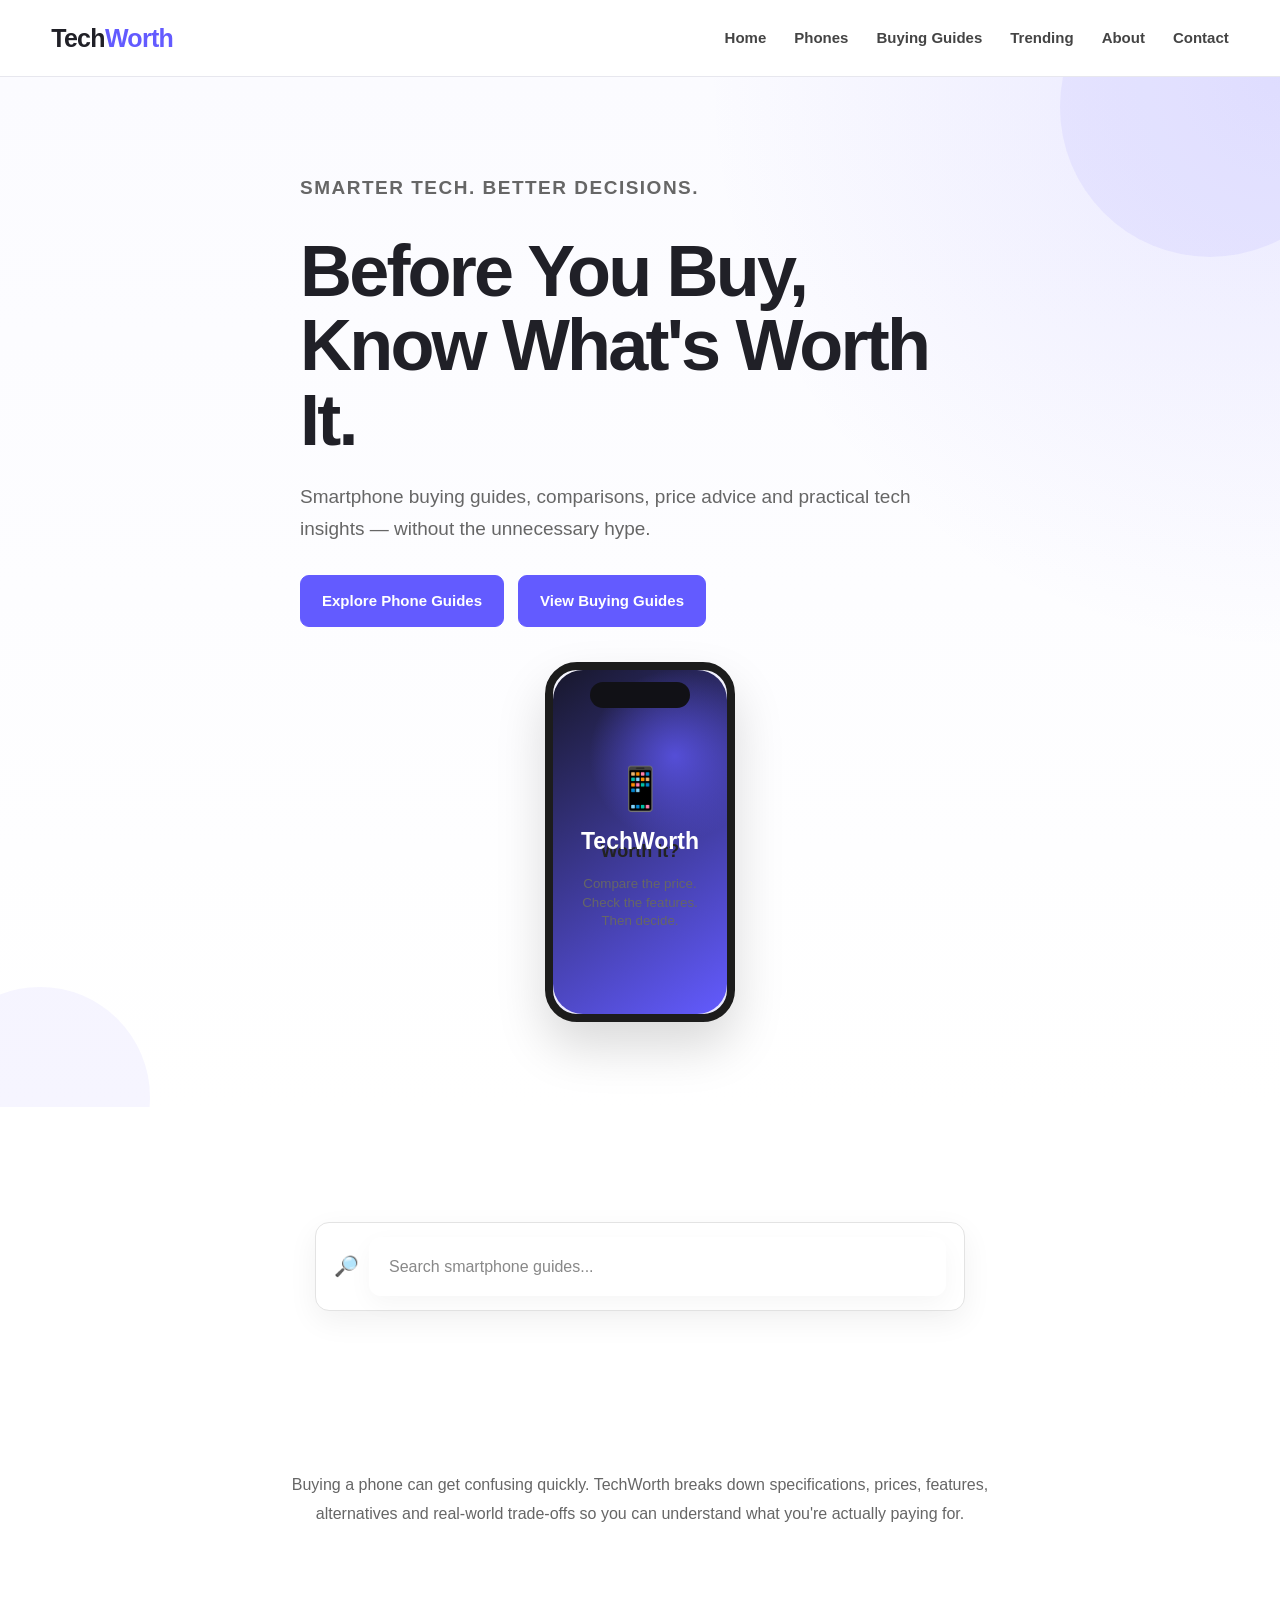
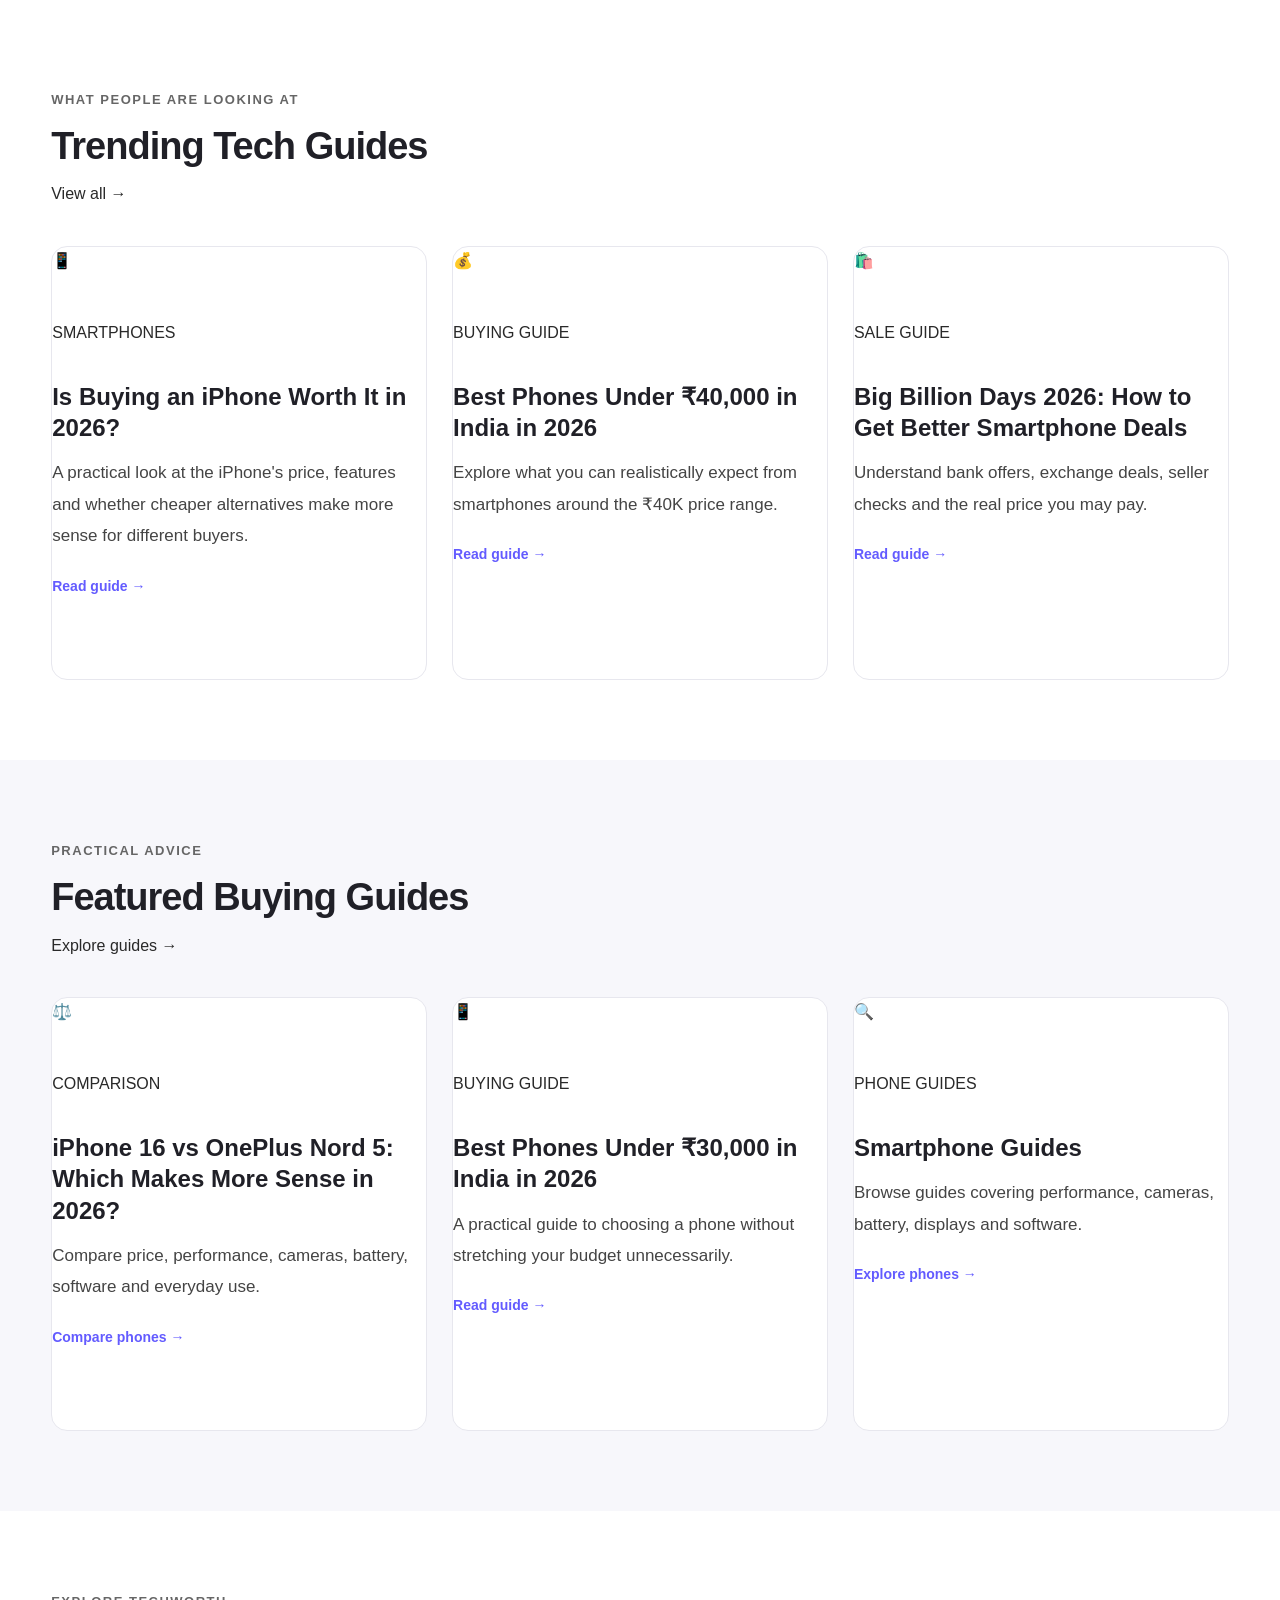
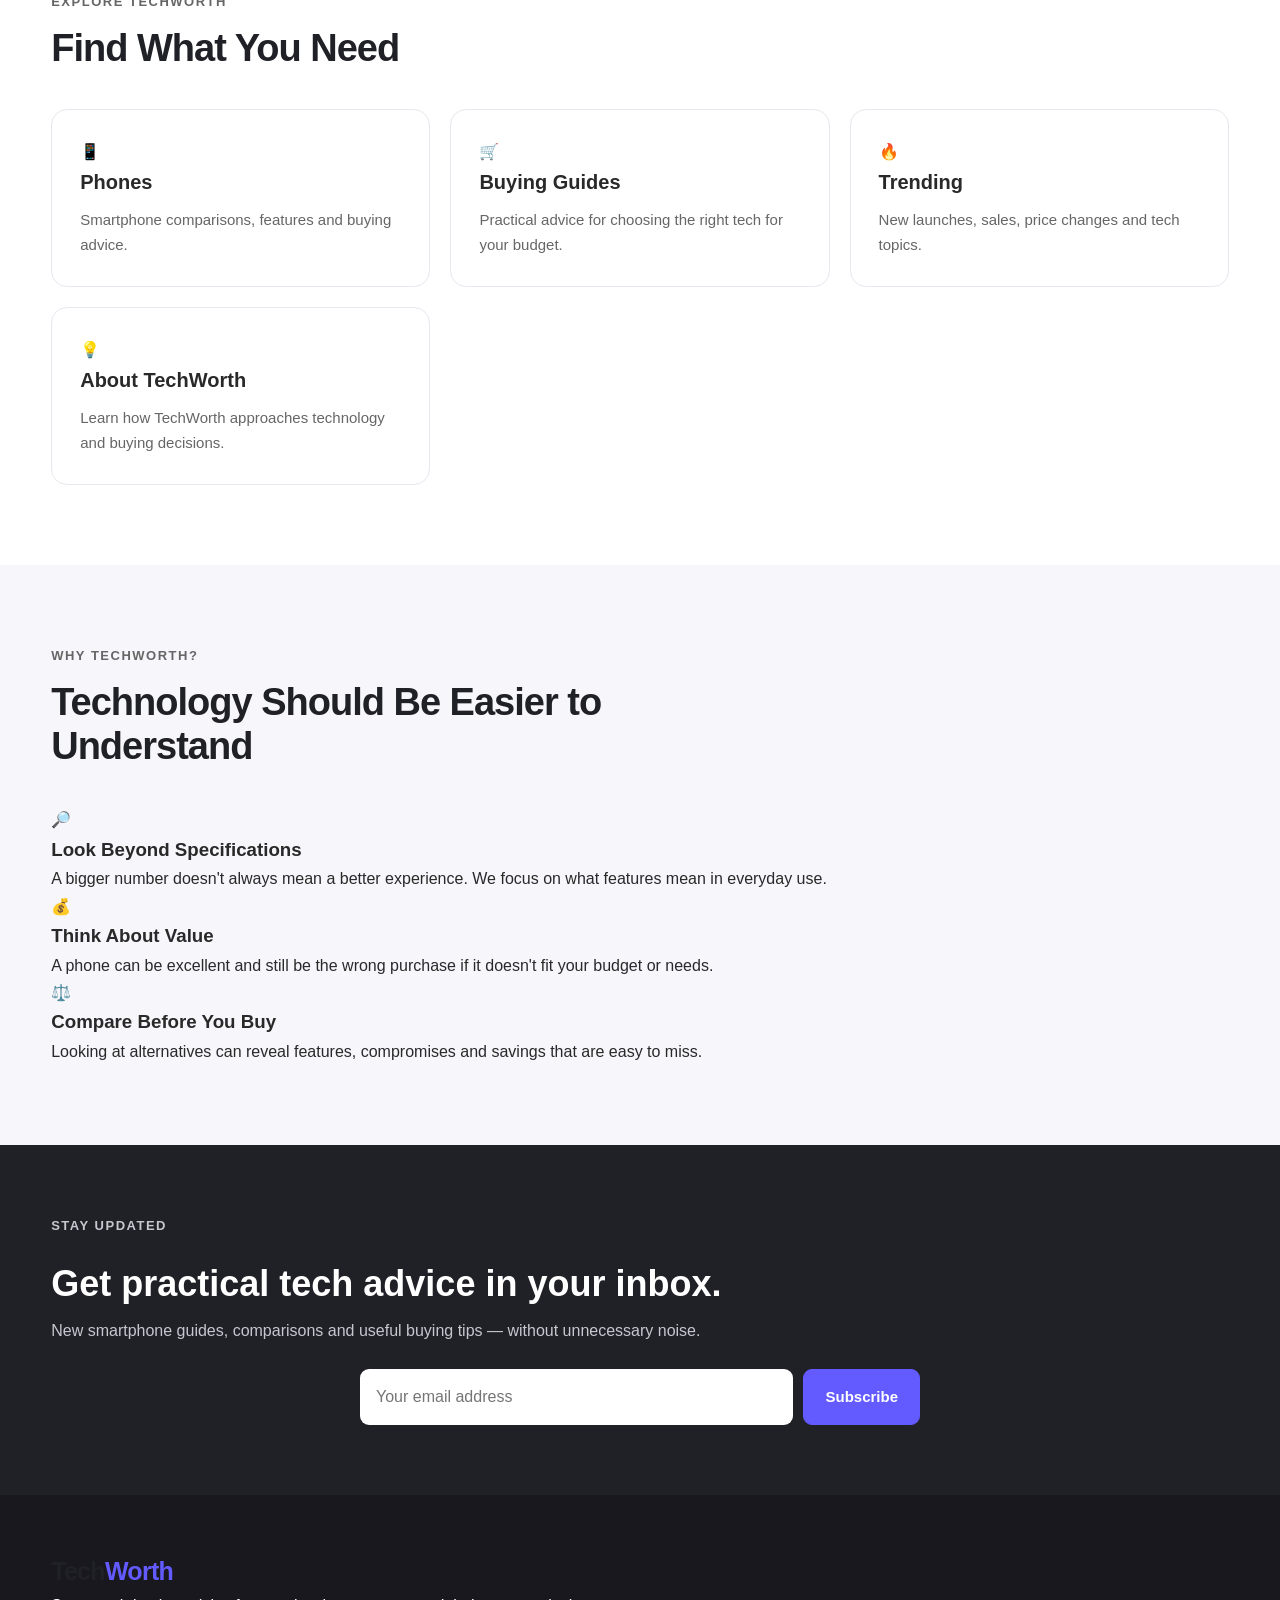
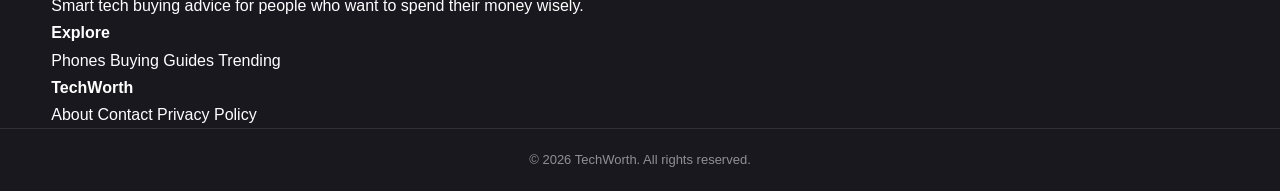
<file: index.html>
<!DOCTYPE html>
<html lang="en">
<head>
    <meta charset="UTF-8">

    <meta name="viewport" content="width=device-width, initial-scale=1.0">

    <title>TechWorth | Smart Tech Buying Guides & Smartphone Advice</title>

    <meta
        name="description"
        content="TechWorth helps you make smarter smartphone buying decisions with practical comparisons, price guides, sale tips and easy-to-understand tech advice."
    >

    <meta
        name="keywords"
        content="smartphone buying guide, best phones in India, iPhone comparison, Android phones, phone deals, smartphone reviews, tech buying advice"
    >

    <meta name="robots" content="index, follow">

    <link
        rel="canonical"
        href="https://ashwiniveltvh.github.io/techworth-blog/"
    >

    <!-- Open Graph -->
    <meta property="og:type" content="website">

    <meta
        property="og:title"
        content="TechWorth | Smart Tech Buying Guides & Smartphone Advice"
    >

    <meta
        property="og:description"
        content="Practical smartphone comparisons, buying guides, sale tips and tech advice to help you choose what is actually worth your money."
    >

    <meta
        property="og:url"
        content="https://ashwiniveltvh.github.io/techworth-blog/"
    >

    <meta property="og:site_name" content="TechWorth">

    <!-- Twitter / social sharing -->
    <meta
        name="twitter:card"
        content="summary"
    >

    <meta
        name="twitter:title"
        content="TechWorth | Smart Tech Buying Guides & Smartphone Advice"
    >

    <meta
        name="twitter:description"
        content="Practical smartphone comparisons, buying guides, sale tips and tech advice."
    >

    <link rel="stylesheet" href="style.css">

    <style>
        /* Homepage-only visual improvements */

        .hero {
            position: relative;
            overflow: hidden;
        }

        .hero::before {
            content: "";
            position: absolute;
            width: 300px;
            height: 300px;
            border-radius: 50%;
            background: rgba(99, 91, 255, 0.08);
            top: -120px;
            right: -80px;
        }

        .hero::after {
            content: "";
            position: absolute;
            width: 220px;
            height: 220px;
            border-radius: 50%;
            background: rgba(99, 91, 255, 0.06);
            bottom: -100px;
            left: -70px;
        }

        .hero-content {
            position: relative;
            z-index: 2;
        }

        .phone-visual {
            width: 190px;
            height: 360px;
            margin: 35px auto 0;
            border: 8px solid #1c1c1c;
            border-radius: 32px;
            background: linear-gradient(145deg, #f7f7ff, #e9e8ff);
            box-shadow: 0 25px 50px rgba(0, 0, 0, 0.15);
            position: relative;
            overflow: hidden;
        }

        .phone-visual::before {
            content: "";
            position: absolute;
            width: 70px;
            height: 18px;
            border-radius: 20px;
            background: #111;
            top: 10px;
            left: 50%;
            transform: translateX(-50%);
        }

        .phone-screen {
            height: 100%;
            display: flex;
            flex-direction: column;
            align-items: center;
            justify-content: center;
            padding: 30px 18px;
            text-align: center;
        }

        .phone-screen span {
            font-size: 42px;
            margin-bottom: 12px;
        }

        .phone-screen strong {
            font-size: 18px;
            color: #222;
        }

        .phone-screen small {
            margin-top: 8px;
            color: #666;
            line-height: 1.4;
        }

        .search-box {
            max-width: 650px;
            margin: 35px auto 0;
            display: flex;
            align-items: center;
            gap: 10px;
            background: #ffffff;
            border: 1px solid #e3e3e3;
            border-radius: 14px;
            padding: 14px 18px;
            box-shadow: 0 10px 30px rgba(0, 0, 0, 0.06);
        }

        .search-box span {
            font-size: 20px;
        }

        .search-box input {
            width: 100%;
            border: none;
            outline: none;
            font-size: 16px;
            background: transparent;
        }

        .search-box input::placeholder {
            color: #888;
        }

        .home-intro {
            max-width: 720px;
            margin: 0 auto;
            text-align: center;
            color: #666;
            line-height: 1.8;
        }

        .article-card a {
            text-decoration: none;
            color: inherit;
        }

        .article-card a:hover h3 {
            color: #635bff;
        }

        .category-card {
            text-decoration: none;
            color: inherit;
        }

        .category-card:hover {
            transform: translateY(-4px);
        }

        @media (max-width: 620px) {
            .phone-visual {
                width: 165px;
                height: 315px;
            }

            .search-box {
                margin-left: 10px;
                margin-right: 10px;
            }
        }
    </style>
</head>

<body>

    <!-- Header -->
    <header class="site-header">
        <div class="container nav-container">

            <a href="index.html" class="logo">
                Tech<span>Worth</span>
            </a>

            <button class="menu-btn" aria-label="Open navigation menu">
                ☰
            </button>

            <nav class="nav-links">
                <a href="index.html" class="active">Home</a>
                <a href="phones.html">Phones</a>
                <a href="buying-guides.html">Buying Guides</a>
                <a href="trending.html">Trending</a>
                <a href="about.html">About</a>
                <a href="contact.html">Contact</a>
            </nav>

        </div>
    </header>


    <!-- Hero -->
    <main>

        <section class="hero">
            <div class="container hero-content">

                <div class="hero-text">

                    <p class="eyebrow">
                        SMARTER TECH. BETTER DECISIONS.
                    </p>

                    <h1>
                        Before You Buy,<br>
                        Know What's Worth It.
                    </h1>

                    <p>
                        Smartphone buying guides, comparisons, price advice
                        and practical tech insights — without the unnecessary hype.
                    </p>

                    <div class="hero-buttons">
                        <a href="phones.html" class="btn btn-primary">
                            Explore Phone Guides
                        </a>

                        <a href="buying-guides.html" class="btn btn-secondary">
                            View Buying Guides
                        </a>
                    </div>

                </div>

                <div class="phone-visual" aria-hidden="true">
                    <div class="phone-screen">
                        <span>📱</span>
                        <strong>Worth It?</strong>
                        <small>
                            Compare the price.<br>
                            Check the features.<br>
                            Then decide.
                        </small>
                    </div>
                </div>

            </div>
        </section>


        <!-- Search -->
        <section class="section">
            <div class="container">

                <form class="search-box">
                    <span>🔎</span>

                    <input
                        type="text"
                        id="searchInput"
                        placeholder="Search smartphone guides..."
                        aria-label="Search articles"
                    >
                </form>

            </div>
        </section>


        <!-- Intro -->
        <section class="section">
            <div class="container">

                <p class="home-intro">
                    Buying a phone can get confusing quickly.
                    TechWorth breaks down specifications, prices, features,
                    alternatives and real-world trade-offs so you can understand
                    what you're actually paying for.
                </p>

            </div>
        </section>


        <!-- Trending -->
        <section class="section">
            <div class="container">

                <div class="section-heading">
                    <div>
                        <p class="eyebrow">WHAT PEOPLE ARE LOOKING AT</p>
                        <h2>Trending Tech Guides</h2>
                    </div>

                    <a href="trending.html" class="text-link">
                        View all →
                    </a>
                </div>


                <div class="article-grid">

                    <article class="article-card">

                        <a href="article-iphone-2026.html">

                            <div class="article-image">
                                📱
                            </div>

                            <div class="article-content">

                                <span class="article-category">
                                    SMARTPHONES
                                </span>

                                <h3>
                                    Is Buying an iPhone Worth It in 2026?
                                </h3>

                                <p>
                                    A practical look at the iPhone's price,
                                    features and whether cheaper alternatives
                                    make more sense for different buyers.
                                </p>

                                <span class="read-more">
                                    Read guide →
                                </span>

                            </div>

                        </a>

                    </article>


                    <article class="article-card">

                        <a href="article-best-phones-40000.html">

                            <div class="article-image">
                                💰
                            </div>

                            <div class="article-content">

                                <span class="article-category">
                                    BUYING GUIDE
                                </span>

                                <h3>
                                    Best Phones Under ₹40,000 in India in 2026
                                </h3>

                                <p>
                                    Explore what you can realistically expect
                                    from smartphones around the ₹40K price range.
                                </p>

                                <span class="read-more">
                                    Read guide →
                                </span>

                            </div>

                        </a>

                    </article>


                    <article class="article-card">

                        <a href="article-big-billion-days.html">

                            <div class="article-image">
                                🛍️
                            </div>

                            <div class="article-content">

                                <span class="article-category">
                                    SALE GUIDE
                                </span>

                                <h3>
                                    Big Billion Days 2026:
                                    How to Get Better Smartphone Deals
                                </h3>

                                <p>
                                    Understand bank offers, exchange deals,
                                    seller checks and the real price you may pay.
                                </p>

                                <span class="read-more">
                                    Read guide →
                                </span>

                            </div>

                        </a>

                    </article>

                </div>

            </div>
        </section>


        <!-- Featured Guides -->
        <section class="section section-light">
            <div class="container">

                <div class="section-heading">
                    <div>
                        <p class="eyebrow">PRACTICAL ADVICE</p>
                        <h2>Featured Buying Guides</h2>
                    </div>

                    <a href="buying-guides.html" class="text-link">
                        Explore guides →
                    </a>
                </div>


                <div class="article-grid">

                    <article class="article-card">

                        <a href="article-iphone-vs-nord5.html">

                            <div class="article-image">
                                ⚖️
                            </div>

                            <div class="article-content">

                                <span class="article-category">
                                    COMPARISON
                                </span>

                                <h3>
                                    iPhone 16 vs OnePlus Nord 5:
                                    Which Makes More Sense in 2026?
                                </h3>

                                <p>
                                    Compare price, performance, cameras,
                                    battery, software and everyday use.
                                </p>

                                <span class="read-more">
                                    Compare phones →
                                </span>

                            </div>

                        </a>

                    </article>


                    <article class="article-card">

                        <a href="article-best-phones-30000.html">

                            <div class="article-image">
                                📱
                            </div>

                            <div class="article-content">

                                <span class="article-category">
                                    BUYING GUIDE
                                </span>

                                <h3>
                                    Best Phones Under ₹30,000 in India in 2026
                                </h3>

                                <p>
                                    A practical guide to choosing a phone
                                    without stretching your budget unnecessarily.
                                </p>

                                <span class="read-more">
                                    Read guide →
                                </span>

                            </div>

                        </a>

                    </article>


                    <article class="article-card">

                        <a href="phones.html">

                            <div class="article-image">
                                🔍
                            </div>

                            <div class="article-content">

                                <span class="article-category">
                                    PHONE GUIDES
                                </span>

                                <h3>
                                    Smartphone Guides
                                </h3>

                                <p>
                                    Browse guides covering performance,
                                    cameras, battery, displays and software.
                                </p>

                                <span class="read-more">
                                    Explore phones →
                                </span>

                            </div>

                        </a>

                    </article>

                </div>

            </div>
        </section>


        <!-- Categories -->
        <section class="section">
            <div class="container">

                <div class="section-heading centered">
                    <p class="eyebrow">EXPLORE TECHWORTH</p>
                    <h2>Find What You Need</h2>
                </div>


                <div class="category-grid">

                    <a href="phones.html" class="category-card">

                        <span class="category-icon">📱</span>

                        <h3>Phones</h3>

                        <p>
                            Smartphone comparisons,
                            features and buying advice.
                        </p>

                    </a>


                    <a href="buying-guides.html" class="category-card">

                        <span class="category-icon">🛒</span>

                        <h3>Buying Guides</h3>

                        <p>
                            Practical advice for choosing
                            the right tech for your budget.
                        </p>

                    </a>


                    <a href="trending.html" class="category-card">

                        <span class="category-icon">🔥</span>

                        <h3>Trending</h3>

                        <p>
                            New launches, sales,
                            price changes and tech topics.
                        </p>

                    </a>


                    <a href="about.html" class="category-card">

                        <span class="category-icon">💡</span>

                        <h3>About TechWorth</h3>

                        <p>
                            Learn how TechWorth approaches
                            technology and buying decisions.
                        </p>

                    </a>

                </div>

            </div>
        </section>


        <!-- Why TechWorth -->
        <section class="section section-light">
            <div class="container">

                <div class="section-heading centered">
                    <p class="eyebrow">WHY TECHWORTH?</p>
                    <h2>Technology Should Be Easier to Understand</h2>
                </div>


                <div class="feature-grid">

                    <div class="feature-item">

                        <div class="feature-icon">
                            🔎
                        </div>

                        <h3>Look Beyond Specifications</h3>

                        <p>
                            A bigger number doesn't always mean a better
                            experience. We focus on what features mean
                            in everyday use.
                        </p>

                    </div>


                    <div class="feature-item">

                        <div class="feature-icon">
                            💰
                        </div>

                        <h3>Think About Value</h3>

                        <p>
                            A phone can be excellent and still be the wrong
                            purchase if it doesn't fit your budget or needs.
                        </p>

                    </div>


                    <div class="feature-item">

                        <div class="feature-icon">
                            ⚖️
                        </div>

                        <h3>Compare Before You Buy</h3>

                        <p>
                            Looking at alternatives can reveal features,
                            compromises and savings that are easy to miss.
                        </p>

                    </div>

                </div>

            </div>
        </section>


        <!-- Newsletter -->
        <section class="newsletter">
            <div class="container">

                <div class="newsletter-content">

                    <p class="eyebrow">
                        STAY UPDATED
                    </p>

                    <h2>
                        Get practical tech advice in your inbox.
                    </h2>

                    <p>
                        New smartphone guides, comparisons and useful
                        buying tips — without unnecessary noise.
                    </p>

                    <form class="newsletter-form">

                        <input
                            type="email"
                            placeholder="Your email address"
                            aria-label="Email address"
                            required
                        >

                        <button type="submit" class="btn btn-primary">
                            Subscribe
                        </button>

                    </form>

                </div>

            </div>
        </section>

    </main>


    <!-- Footer -->
    <footer class="site-footer">

        <div class="container footer-grid">

            <div>

                <a href="index.html" class="logo">
                    Tech<span>Worth</span>
                </a>

                <p>
                    Smart tech buying advice for people
                    who want to spend their money wisely.
                </p>

            </div>


            <div>

                <h4>Explore</h4>

                <a href="phones.html">Phones</a>
                <a href="buying-guides.html">Buying Guides</a>
                <a href="trending.html">Trending</a>

            </div>


            <div>

                <h4>TechWorth</h4>

                <a href="about.html">About</a>
                <a href="contact.html">Contact</a>
                <a href="privacy.html">Privacy Policy</a>

            </div>

        </div>


        <div class="footer-bottom">

            <div class="container">

                <p>
                    © <span class="current-year"></span> TechWorth.
                    All rights reserved.
                </p>

            </div>

        </div>

    </footer>


    <a
        href="#"
        class="back-to-top"
        aria-label="Back to top"
    >
        ↑
    </a>


    <script src="script.js"></script>

</body>
</html>
</file>
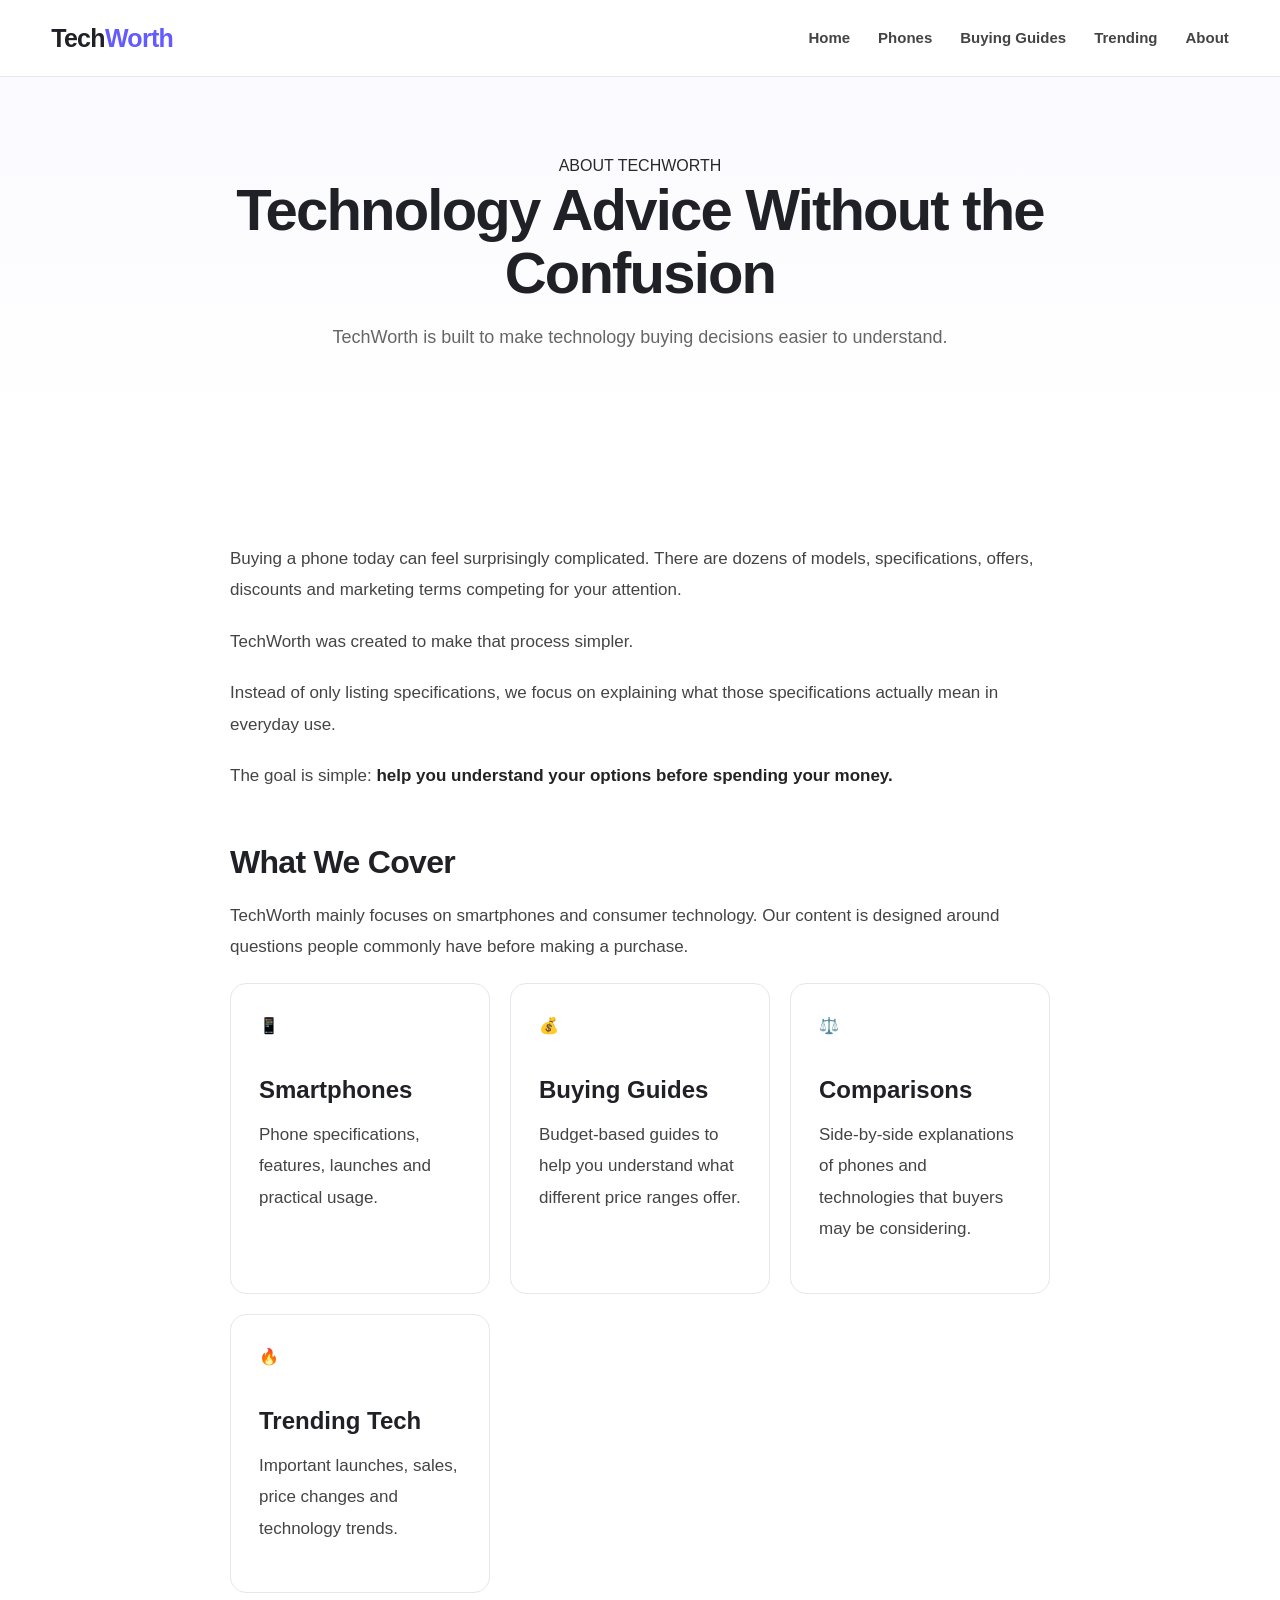
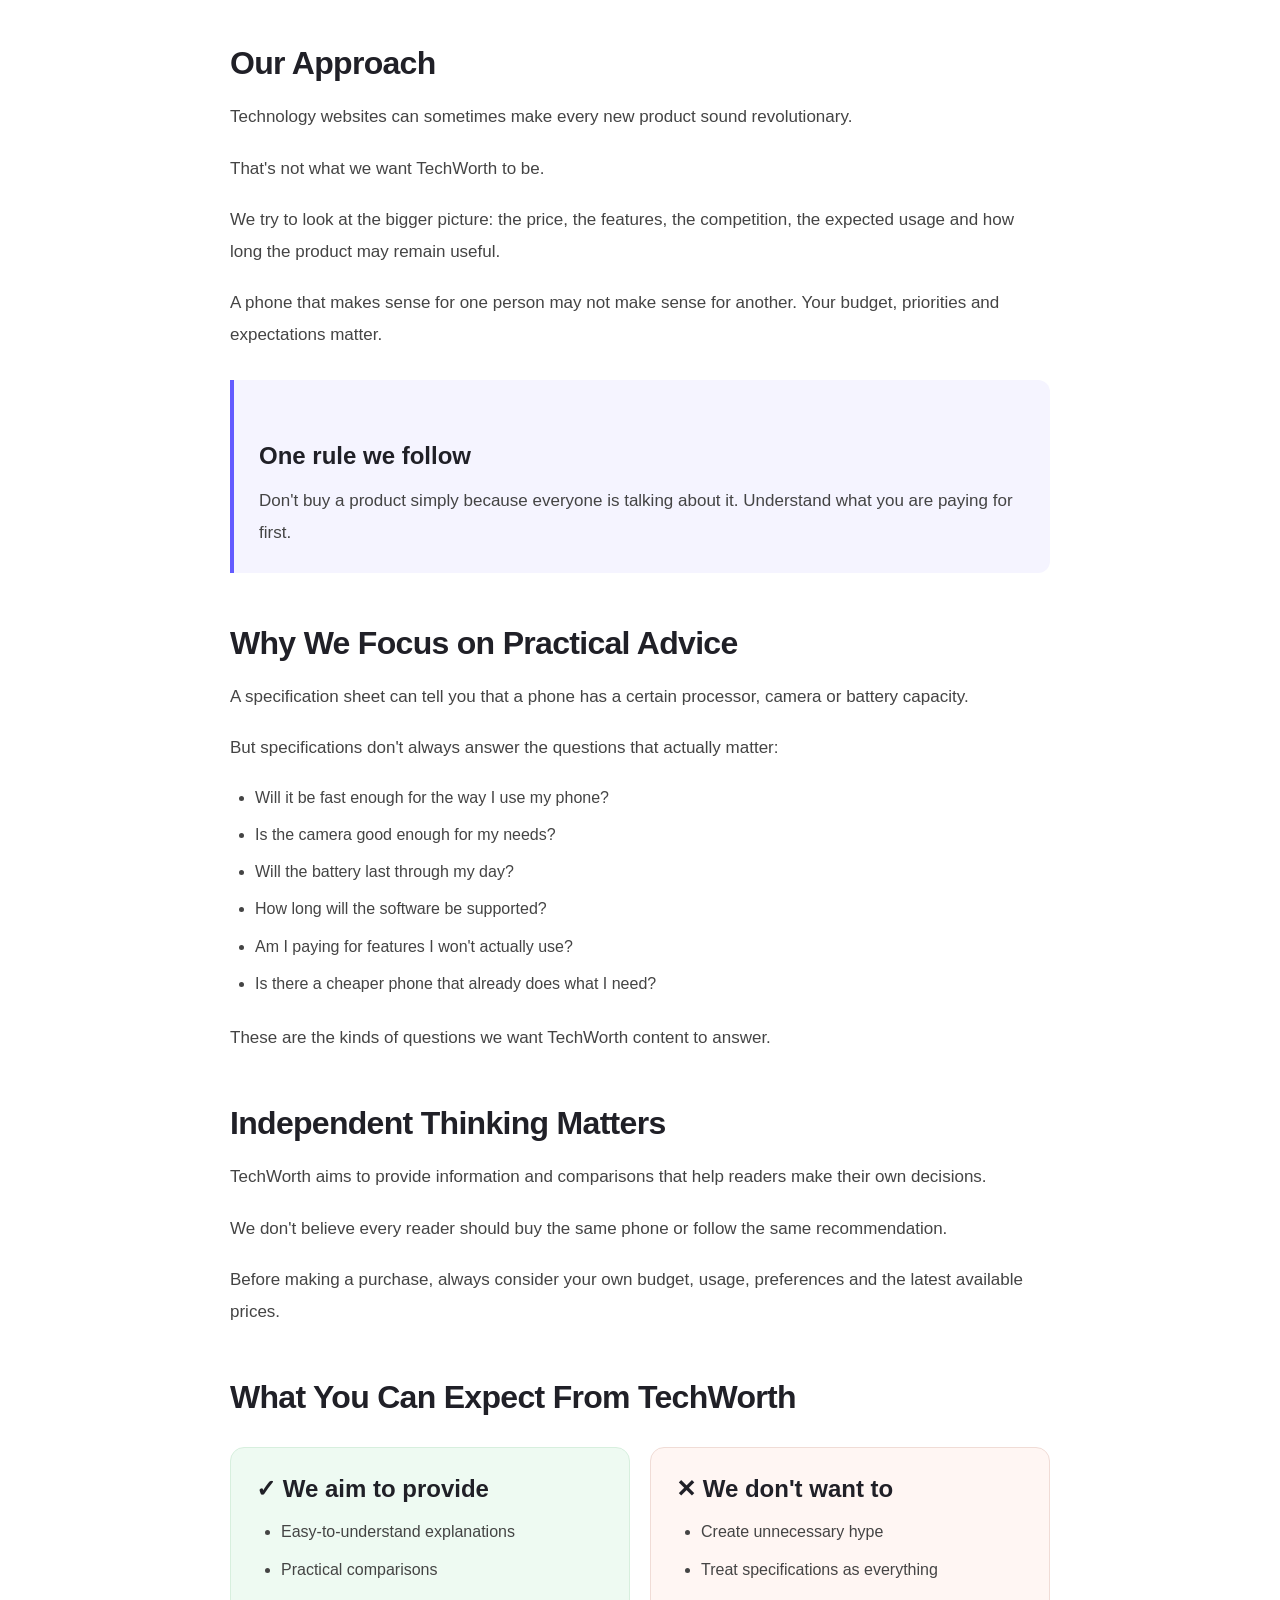
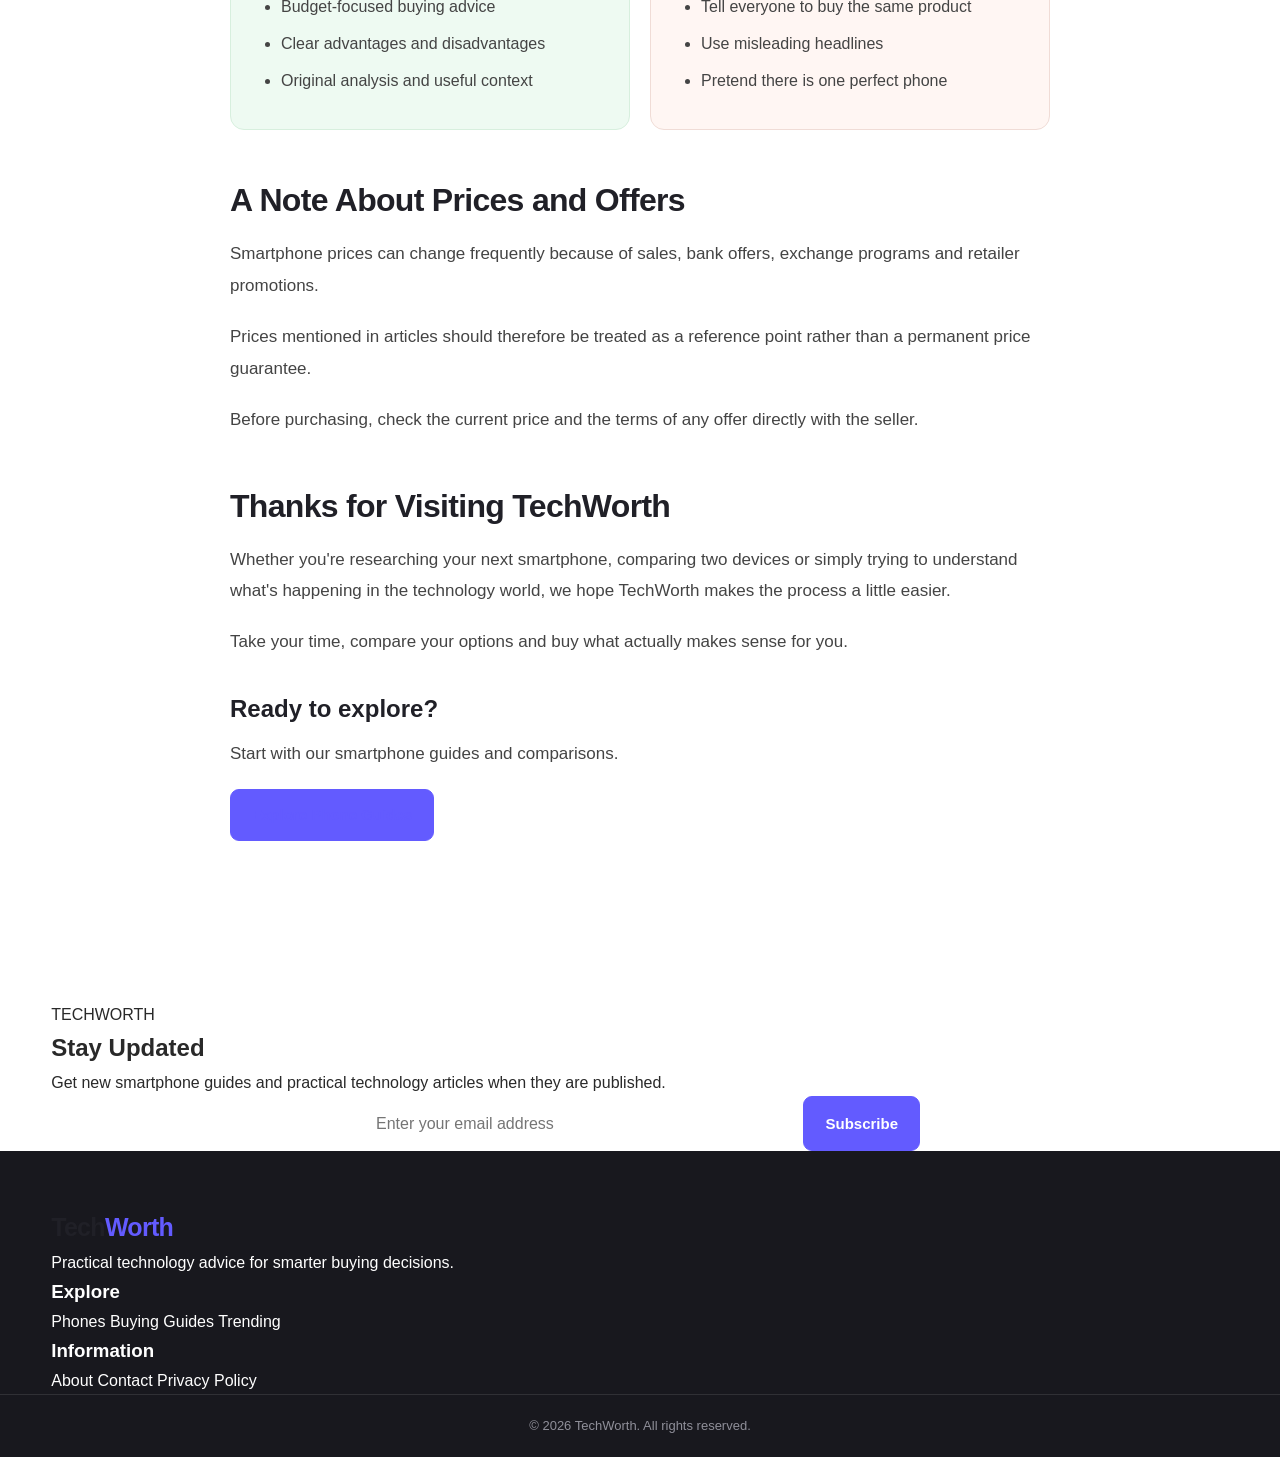
<file: about.html>
<!DOCTYPE html>
<html lang="en">
<head>
    <meta charset="UTF-8">
    <meta name="viewport" content="width=device-width, initial-scale=1.0">

    <title>About TechWorth | Practical Technology Advice</title>

    <meta name="description" content="Learn about TechWorth, a technology blog focused on practical smartphone advice, comparisons, buying guides and useful tech information.">

    <meta name="keywords" content="about TechWorth, technology blog India, smartphone buying advice, tech guides">

    <link rel="stylesheet" href="style.css">
</head>

<body>

<header class="site-header">

    <div class="container nav-container">

        <a href="index.html" class="logo">
            Tech<span>Worth</span>
        </a>

        <button class="menu-btn" aria-label="Open menu">
            ☰
        </button>

        <nav class="nav-links">

            <a href="index.html">
                Home
            </a>

            <a href="phones.html">
                Phones
            </a>

            <a href="buying-guides.html">
                Buying Guides
            </a>

            <a href="trending.html">
                Trending
            </a>

            <a href="about.html" class="active">
                About
            </a>

        </nav>

    </div>

</header>


<main>


    <!-- PAGE HEADER -->

    <section class="page-header">

        <div class="container">

            <span class="article-category">
                ABOUT TECHWORTH
            </span>

            <h1>
                Technology Advice Without the Confusion
            </h1>

            <p>
                TechWorth is built to make technology buying decisions
                easier to understand.
            </p>

        </div>

    </section>


    <!-- ABOUT INTRO -->

    <section class="section">

        <div class="container">

            <div class="article-layout">

                <article class="article-content">

                    <p class="lead">
                        Buying a phone today can feel surprisingly complicated.
                        There are dozens of models, specifications, offers,
                        discounts and marketing terms competing for your
                        attention.
                    </p>

                    <p>
                        TechWorth was created to make that process simpler.
                    </p>

                    <p>
                        Instead of only listing specifications, we focus on
                        explaining what those specifications actually mean
                        in everyday use.
                    </p>

                    <p>
                        The goal is simple:
                        <strong>help you understand your options before
                        spending your money.</strong>
                    </p>


                    <h2>
                        What We Cover
                    </h2>

                    <p>
                        TechWorth mainly focuses on smartphones and consumer
                        technology. Our content is designed around questions
                        people commonly have before making a purchase.
                    </p>


                    <div class="category-grid">


                        <div class="category-card">

                            <div class="category-icon">
                                📱
                            </div>

                            <h3>
                                Smartphones
                            </h3>

                            <p>
                                Phone specifications, features, launches
                                and practical usage.
                            </p>

                        </div>


                        <div class="category-card">

                            <div class="category-icon">
                                💰
                            </div>

                            <h3>
                                Buying Guides
                            </h3>

                            <p>
                                Budget-based guides to help you understand
                                what different price ranges offer.
                            </p>

                        </div>


                        <div class="category-card">

                            <div class="category-icon">
                                ⚖️
                            </div>

                            <h3>
                                Comparisons
                            </h3>

                            <p>
                                Side-by-side explanations of phones and
                                technologies that buyers may be considering.
                            </p>

                        </div>


                        <div class="category-card">

                            <div class="category-icon">
                                🔥
                            </div>

                            <h3>
                                Trending Tech
                            </h3>

                            <p>
                                Important launches, sales, price changes
                                and technology trends.
                            </p>

                        </div>

                    </div>


                    <h2>
                        Our Approach
                    </h2>

                    <p>
                        Technology websites can sometimes make every new
                        product sound revolutionary.
                    </p>

                    <p>
                        That's not what we want TechWorth to be.
                    </p>

                    <p>
                        We try to look at the bigger picture: the price,
                        the features, the competition, the expected usage
                        and how long the product may remain useful.
                    </p>

                    <p>
                        A phone that makes sense for one person may not make
                        sense for another. Your budget, priorities and
                        expectations matter.
                    </p>


                    <div class="highlight-box">

                        <h3>
                            One rule we follow
                        </h3>

                        <p>
                            Don't buy a product simply because everyone is
                            talking about it. Understand what you are paying
                            for first.
                        </p>

                    </div>


                    <h2>
                        Why We Focus on Practical Advice
                    </h2>

                    <p>
                        A specification sheet can tell you that a phone has
                        a certain processor, camera or battery capacity.
                    </p>

                    <p>
                        But specifications don't always answer the questions
                        that actually matter:
                    </p>


                    <ul>

                        <li>
                            Will it be fast enough for the way I use my phone?
                        </li>

                        <li>
                            Is the camera good enough for my needs?
                        </li>

                        <li>
                            Will the battery last through my day?
                        </li>

                        <li>
                            How long will the software be supported?
                        </li>

                        <li>
                            Am I paying for features I won't actually use?
                        </li>

                        <li>
                            Is there a cheaper phone that already does what I need?
                        </li>

                    </ul>


                    <p>
                        These are the kinds of questions we want TechWorth
                        content to answer.
                    </p>


                    <h2>
                        Independent Thinking Matters
                    </h2>

                    <p>
                        TechWorth aims to provide information and comparisons
                        that help readers make their own decisions.
                    </p>

                    <p>
                        We don't believe every reader should buy the same
                        phone or follow the same recommendation.
                    </p>

                    <p>
                        Before making a purchase, always consider your own
                        budget, usage, preferences and the latest available
                        prices.
                    </p>


                    <h2>
                        What You Can Expect From TechWorth
                    </h2>

                    <div class="pros-cons">


                        <div class="pros">

                            <h3>
                                ✓ We aim to provide
                            </h3>

                            <ul>

                                <li>
                                    Easy-to-understand explanations
                                </li>

                                <li>
                                    Practical comparisons
                                </li>

                                <li>
                                    Budget-focused buying advice
                                </li>

                                <li>
                                    Clear advantages and disadvantages
                                </li>

                                <li>
                                    Original analysis and useful context
                                </li>

                            </ul>

                        </div>


                        <div class="cons">

                            <h3>
                                ✕ We don't want to
                            </h3>

                            <ul>

                                <li>
                                    Create unnecessary hype
                                </li>

                                <li>
                                    Treat specifications as everything
                                </li>

                                <li>
                                    Tell everyone to buy the same product
                                </li>

                                <li>
                                    Use misleading headlines
                                </li>

                                <li>
                                    Pretend there is one perfect phone
                                </li>

                            </ul>

                        </div>

                    </div>


                    <h2>
                        A Note About Prices and Offers
                    </h2>

                    <p>
                        Smartphone prices can change frequently because of
                        sales, bank offers, exchange programs and retailer
                        promotions.
                    </p>

                    <p>
                        Prices mentioned in articles should therefore be
                        treated as a reference point rather than a permanent
                        price guarantee.
                    </p>

                    <p>
                        Before purchasing, check the current price and the
                        terms of any offer directly with the seller.
                    </p>


                    <h2>
                        Thanks for Visiting TechWorth
                    </h2>

                    <p>
                        Whether you're researching your next smartphone,
                        comparing two devices or simply trying to understand
                        what's happening in the technology world, we hope
                        TechWorth makes the process a little easier.
                    </p>

                    <p>
                        Take your time, compare your options and buy what
                        actually makes sense for you.
                    </p>


                    <div class="article-cta">

                        <h3>
                            Ready to explore?
                        </h3>

                        <p>
                            Start with our smartphone guides and comparisons.
                        </p>

                        <a href="phones.html" class="btn">
                            Explore Phone Guides
                        </a>

                    </div>

                </article>

            </div>

        </div>

    </section>


    <!-- NEWSLETTER -->

    <section class="newsletter-section">

        <div class="container">

            <div class="newsletter-box">

                <span class="section-label">
                    TECHWORTH
                </span>

                <h2>
                    Stay Updated
                </h2>

                <p>
                    Get new smartphone guides and practical technology
                    articles when they are published.
                </p>

                <form class="newsletter-form">

                    <input
                        type="email"
                        placeholder="Enter your email address"
                        required
                    >

                    <button type="submit" class="btn">
                        Subscribe
                    </button>

                </form>

            </div>

        </div>

    </section>


</main>


<footer class="site-footer">

    <div class="container footer-grid">


        <div>

            <a href="index.html" class="logo">
                Tech<span>Worth</span>
            </a>

            <p>
                Practical technology advice for smarter buying decisions.
            </p>

        </div>


        <div>

            <h3>
                Explore
            </h3>

            <a href="phones.html">
                Phones
            </a>

            <a href="buying-guides.html">
                Buying Guides
            </a>

            <a href="trending.html">
                Trending
            </a>

        </div>


        <div>

            <h3>
                Information
            </h3>

            <a href="about.html">
                About
            </a>

            <a href="contact.html">
                Contact
            </a>

            <a href="privacy.html">
                Privacy Policy
            </a>

        </div>

    </div>


    <div class="footer-bottom">

        <p>
            © <span class="current-year"></span>
            TechWorth. All rights reserved.
        </p>

    </div>

</footer>


<script src="script.js"></script>

</body>
</html>
</file>
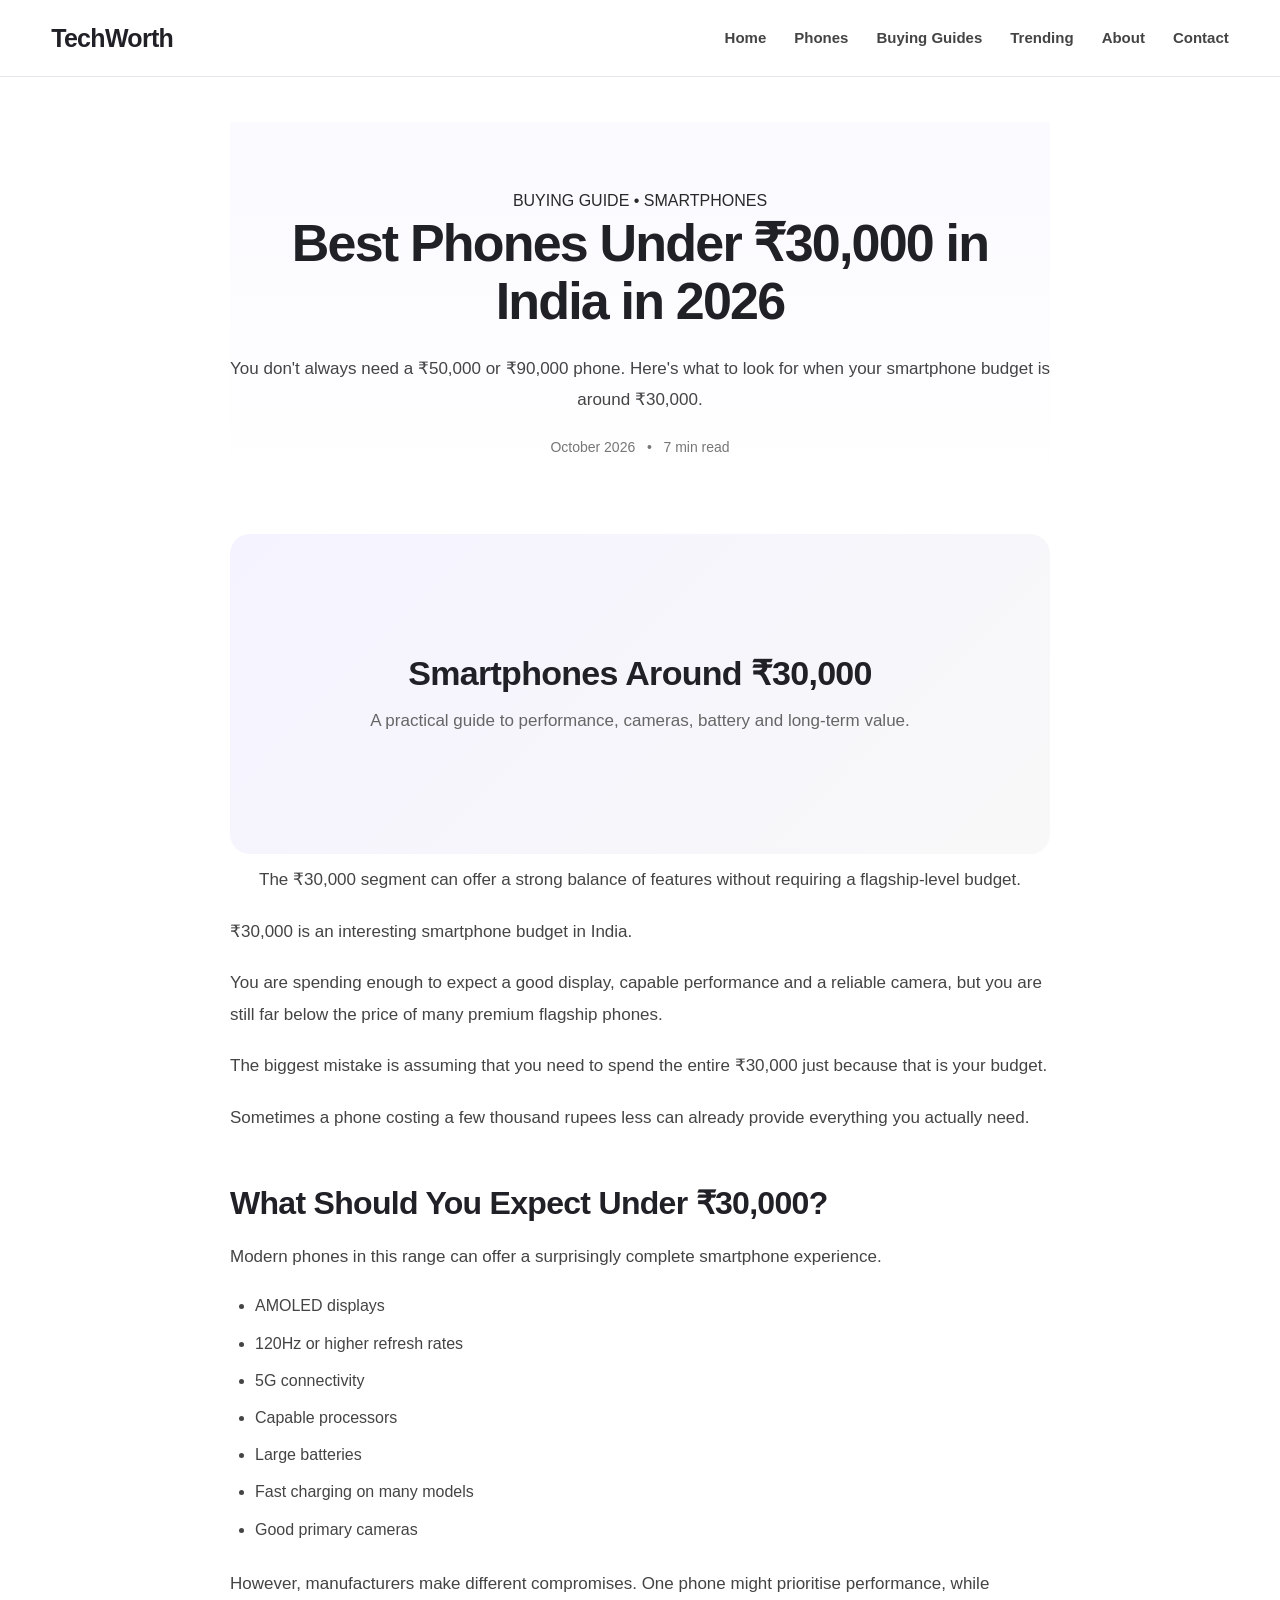
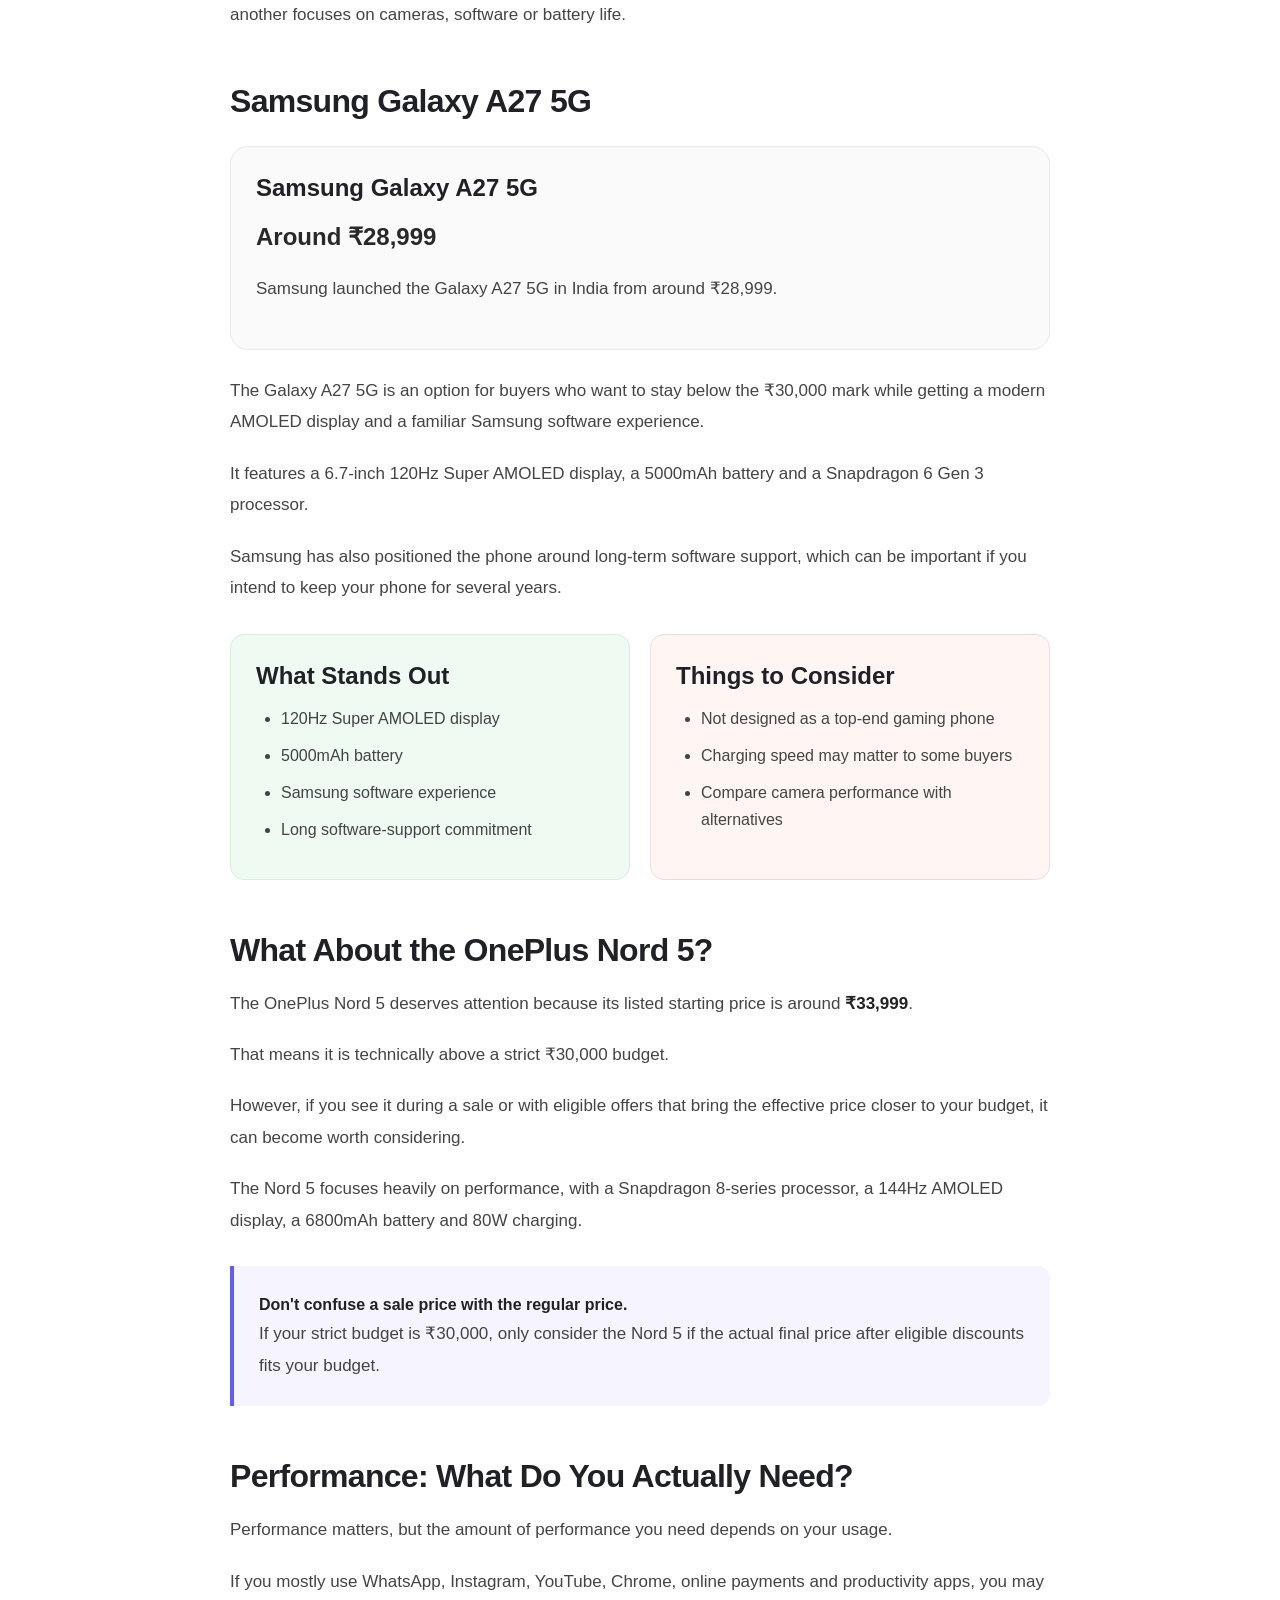
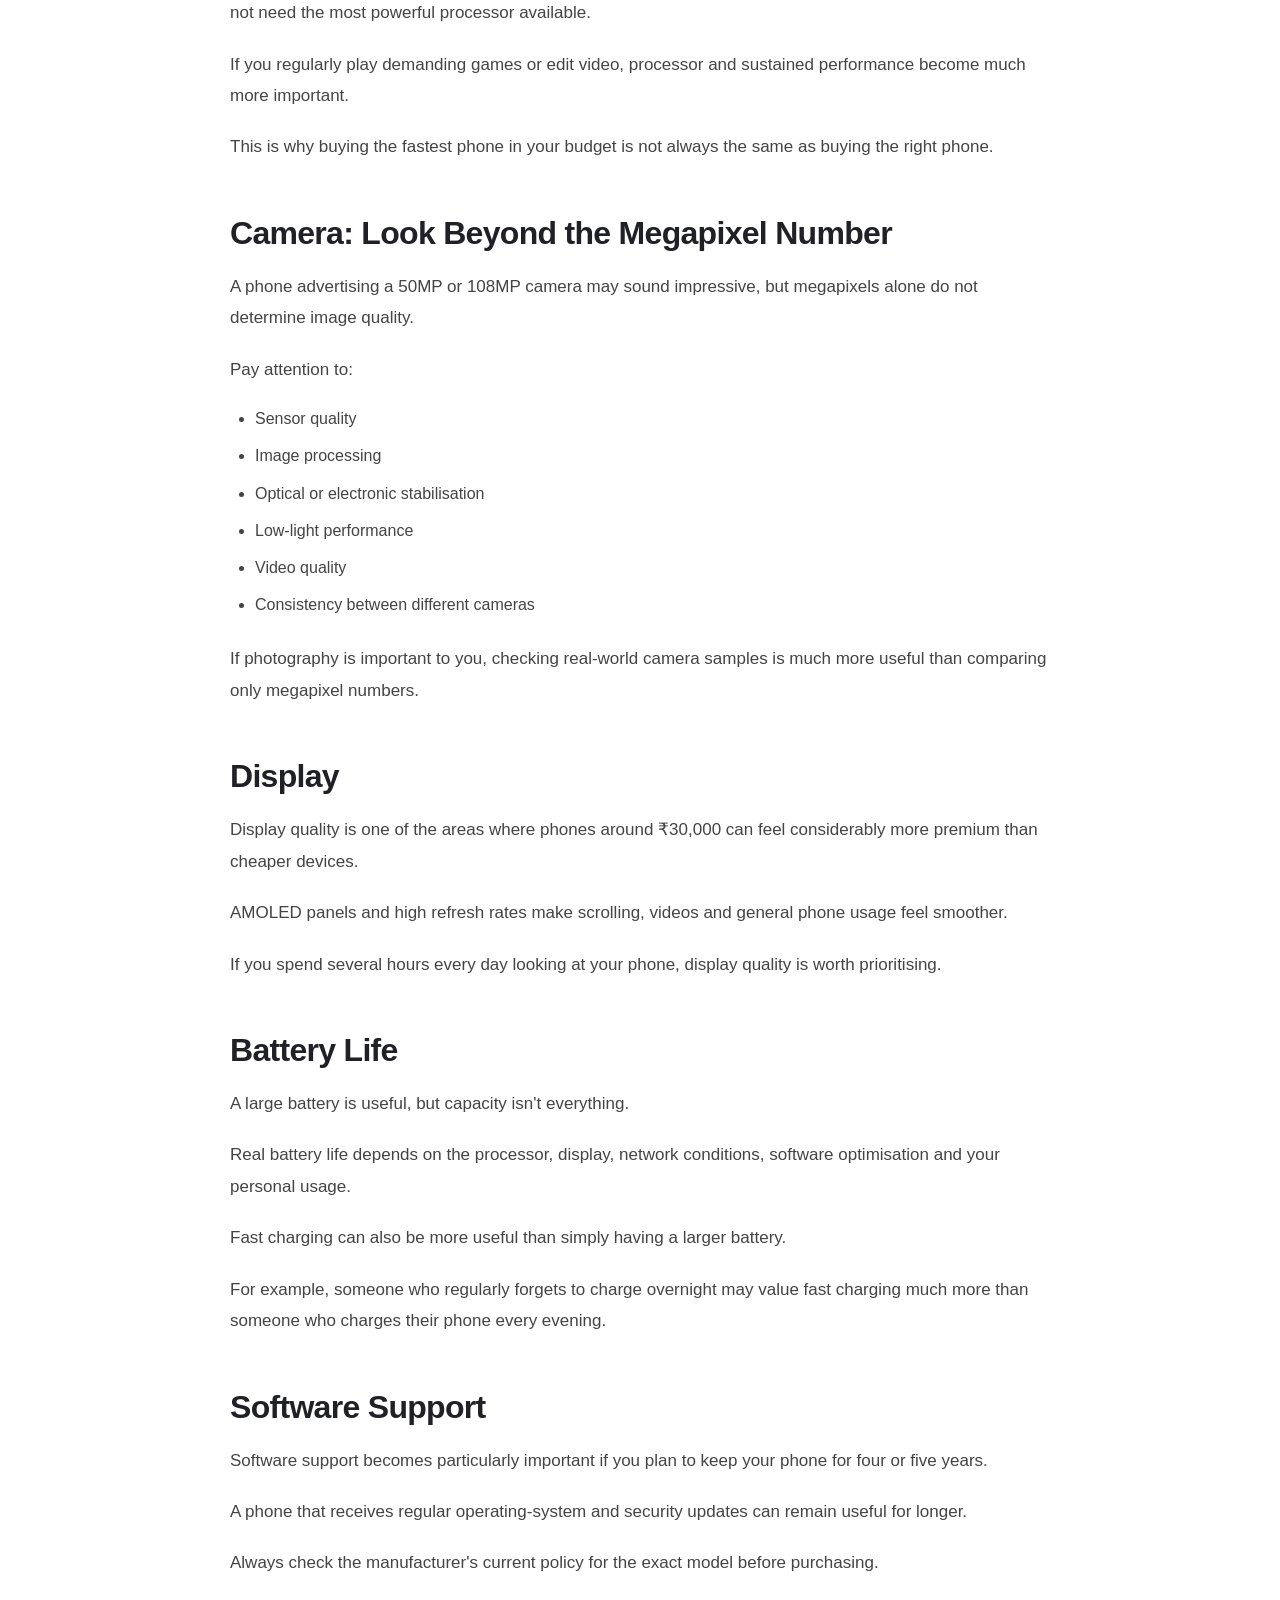
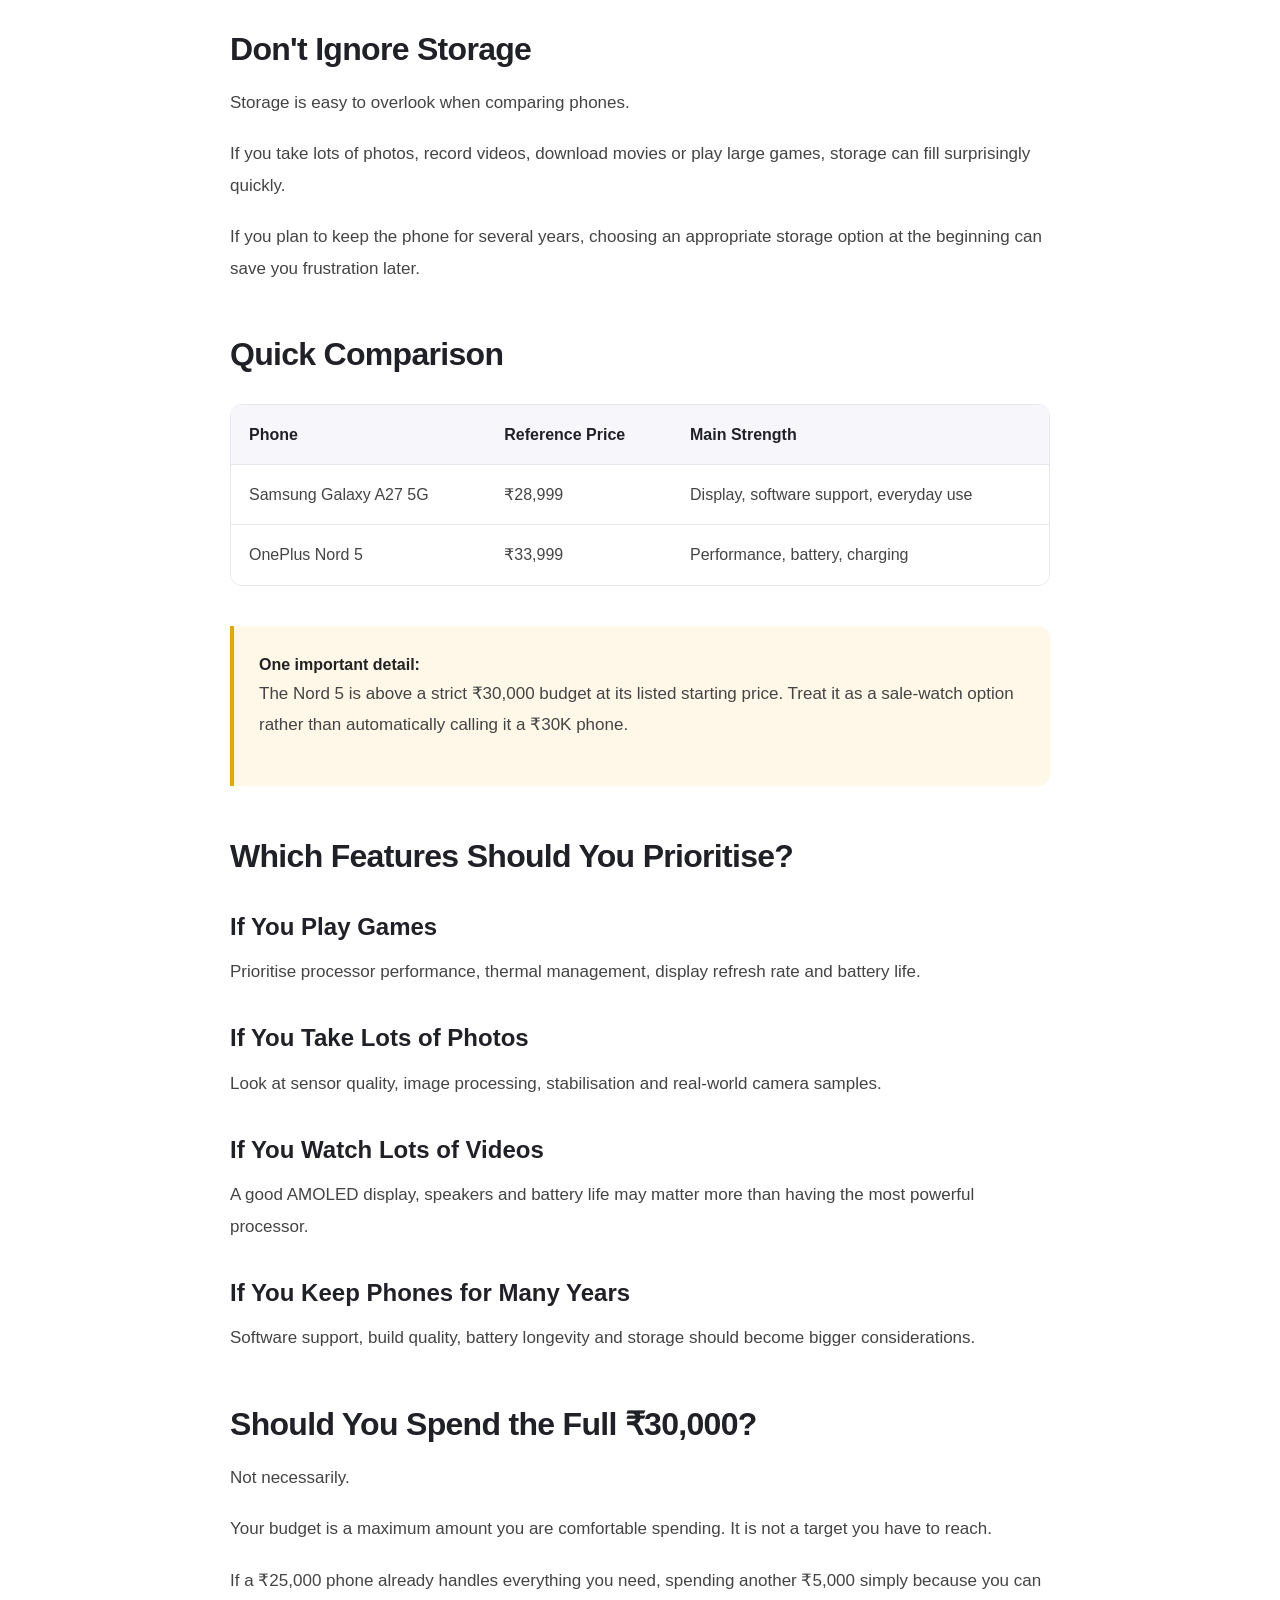
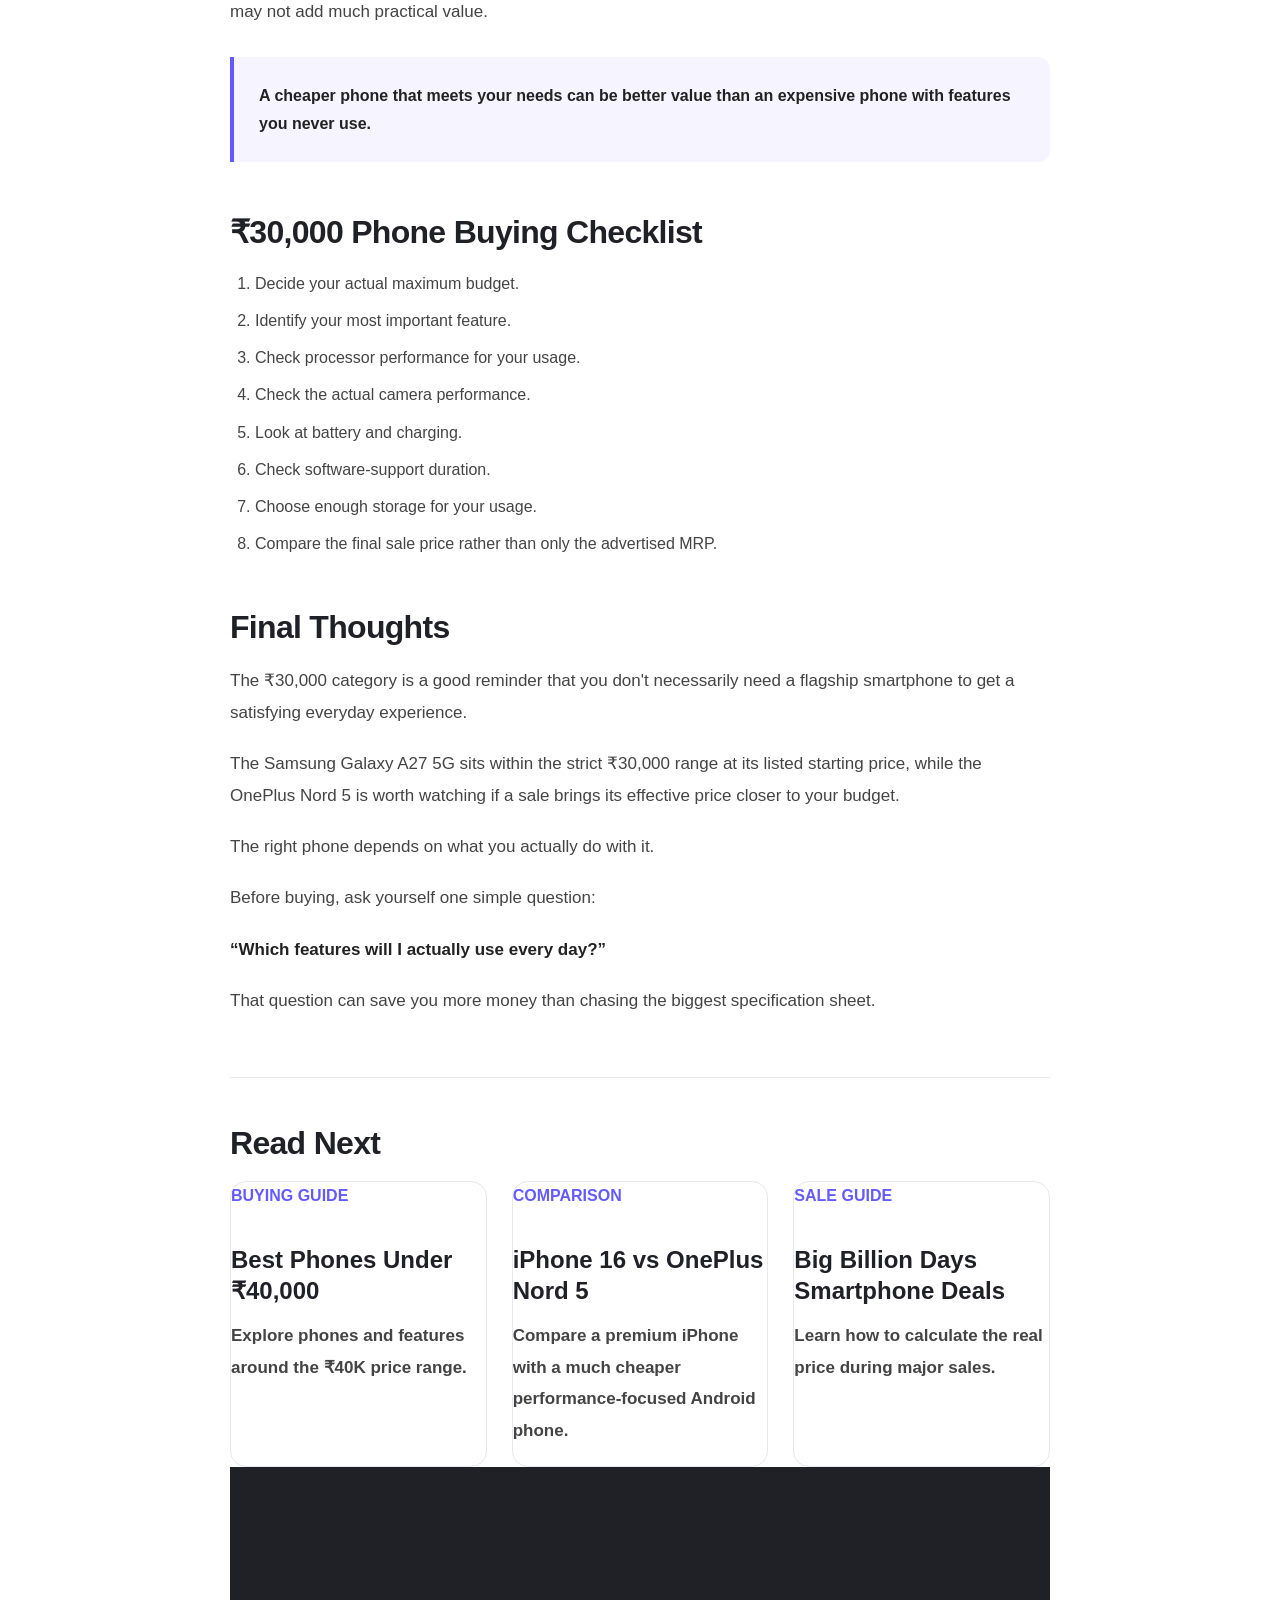
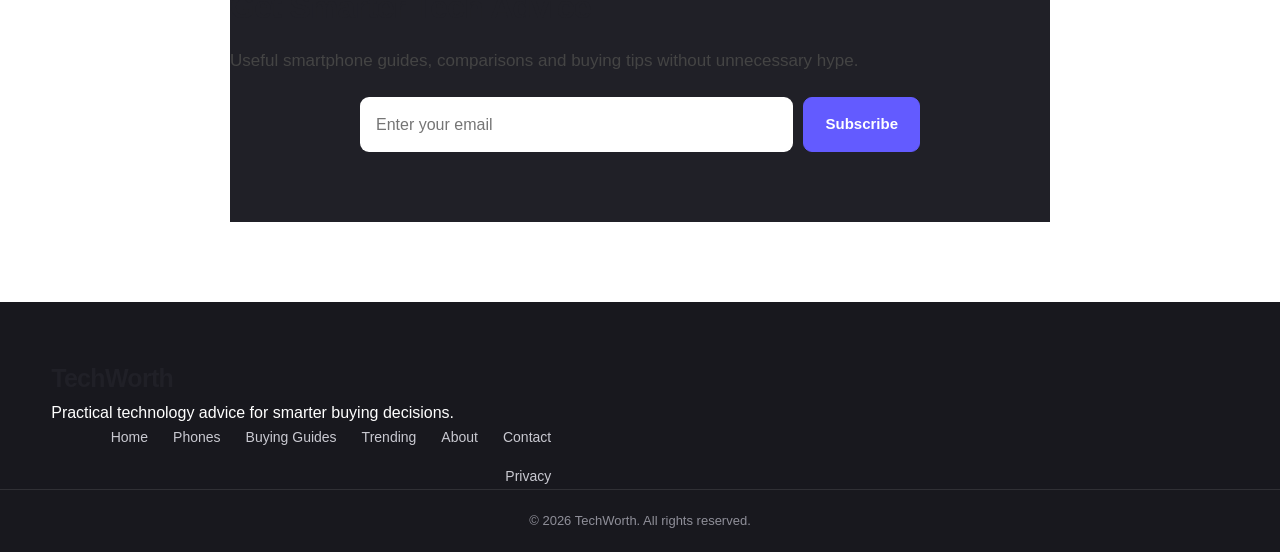
<file: article-best-phones-30000.html>
<!DOCTYPE html>
<html lang="en">
<head>
    <meta charset="UTF-8">

    <meta name="viewport" content="width=device-width, initial-scale=1.0">

    <title>Best Phones Under ₹30,000 in India in 2026 | TechWorth</title>

    <meta
        name="description"
        content="Looking for the best phones under ₹30,000 in India in 2026? Learn what to look for in performance, cameras, battery, display and software support."
    >

    <meta
        name="keywords"
        content="best phones under 30000, best smartphone under 30000 India 2026, phones under 30k, Samsung Galaxy A27 5G, OnePlus Nord 5"
    >

    <link rel="stylesheet" href="style.css">

    <style>
        .article-cover {
            margin: 30px 0 10px;
            border-radius: 20px;
            overflow: hidden;
            background: #f5f5f7;
        }

        .visual-placeholder {
            min-height: 320px;
            display: flex;
            align-items: center;
            justify-content: center;
            text-align: center;
            padding: 40px 25px;
            background: linear-gradient(135deg, #f5f3ff, #f8f8f8);
        }

        .visual-placeholder h2 {
            margin: 0 0 10px;
            font-size: 34px;
        }

        .visual-placeholder p {
            margin: 0;
            color: #666;
        }

        .image-caption {
            text-align: center;
            font-size: 13px;
            color: #777;
            margin: 10px 0 25px;
        }

        .budget-card {
            padding: 25px;
            margin: 25px 0;
            border: 1px solid #e8e8ed;
            border-radius: 18px;
            background: #fafafa;
        }

        .budget-card h3 {
            margin-top: 0;
        }

        .budget-price {
            font-size: 24px;
            font-weight: 700;
            margin-bottom: 15px;
        }

        @media (max-width: 700px) {
            .visual-placeholder {
                min-height: 240px;
            }

            .visual-placeholder h2 {
                font-size: 26px;
            }
        }
    </style>
</head>

<body>

    <!-- HEADER -->

    <header class="site-header">

        <div class="container nav-container">

            <a href="index.html" class="logo">
                TechWorth
            </a>

            <button class="menu-btn" aria-label="Open navigation">
                ☰
            </button>

            <nav class="nav-links">

                <a href="index.html">Home</a>

                <a href="phones.html">Phones</a>

                <a href="buying-guides.html">Buying Guides</a>

                <a href="trending.html">Trending</a>

                <a href="about.html">About</a>

                <a href="contact.html">Contact</a>

            </nav>

        </div>

    </header>


    <!-- ARTICLE -->

    <main class="article-page">

        <div class="container">

            <article class="article-content">

                <!-- ARTICLE HEADER -->

                <div class="article-header">

                    <span class="article-category">
                        BUYING GUIDE • SMARTPHONES
                    </span>

                    <h1>
                        Best Phones Under ₹30,000 in India in 2026
                    </h1>

                    <p class="article-subtitle">
                        You don't always need a ₹50,000 or ₹90,000 phone.
                        Here's what to look for when your smartphone budget
                        is around ₹30,000.
                    </p>

                    <div class="article-meta">
                        October 2026 &nbsp; • &nbsp; 7 min read
                    </div>

                </div>


                <!-- COVER -->

                <div class="article-cover">

                    <div class="visual-placeholder">

                        <div>

                            <h2>
                                Smartphones Around ₹30,000
                            </h2>

                            <p>
                                A practical guide to performance, cameras,
                                battery and long-term value.
                            </p>

                        </div>

                    </div>

                </div>

                <p class="image-caption">
                    The ₹30,000 segment can offer a strong balance of features
                    without requiring a flagship-level budget.
                </p>


                <!-- INTRO -->

                <p>
                    ₹30,000 is an interesting smartphone budget in India.
                </p>

                <p>
                    You are spending enough to expect a good display,
                    capable performance and a reliable camera, but you are
                    still far below the price of many premium flagship phones.
                </p>

                <p>
                    The biggest mistake is assuming that you need to spend
                    the entire ₹30,000 just because that is your budget.
                </p>

                <p>
                    Sometimes a phone costing a few thousand rupees less can
                    already provide everything you actually need.
                </p>


                <!-- EXPECTATIONS -->

                <h2>What Should You Expect Under ₹30,000?</h2>

                <p>
                    Modern phones in this range can offer a surprisingly
                    complete smartphone experience.
                </p>

                <ul>
                    <li>AMOLED displays</li>
                    <li>120Hz or higher refresh rates</li>
                    <li>5G connectivity</li>
                    <li>Capable processors</li>
                    <li>Large batteries</li>
                    <li>Fast charging on many models</li>
                    <li>Good primary cameras</li>
                </ul>

                <p>
                    However, manufacturers make different compromises.
                    One phone might prioritise performance, while another
                    focuses on cameras, software or battery life.
                </p>


                <!-- SAMSUNG -->

                <h2>Samsung Galaxy A27 5G</h2>

                <div class="budget-card">

                    <h3>
                        Samsung Galaxy A27 5G
                    </h3>

                    <div class="budget-price">
                        Around ₹28,999
                    </div>

                    <p>
                        Samsung launched the Galaxy A27 5G in India from
                        around ₹28,999.
                    </p>

                </div>

                <p>
                    The Galaxy A27 5G is an option for buyers who want to
                    stay below the ₹30,000 mark while getting a modern
                    AMOLED display and a familiar Samsung software experience.
                </p>

                <p>
                    It features a 6.7-inch 120Hz Super AMOLED display,
                    a 5000mAh battery and a Snapdragon 6 Gen 3 processor.
                </p>

                <p>
                    Samsung has also positioned the phone around long-term
                    software support, which can be important if you intend
                    to keep your phone for several years.
                </p>

                <div class="pros-cons">

                    <div class="pros">

                        <h3>
                            What Stands Out
                        </h3>

                        <ul>
                            <li>120Hz Super AMOLED display</li>
                            <li>5000mAh battery</li>
                            <li>Samsung software experience</li>
                            <li>Long software-support commitment</li>
                        </ul>

                    </div>


                    <div class="cons">

                        <h3>
                            Things to Consider
                        </h3>

                        <ul>
                            <li>Not designed as a top-end gaming phone</li>
                            <li>Charging speed may matter to some buyers</li>
                            <li>Compare camera performance with alternatives</li>
                        </ul>

                    </div>

                </div>


                <!-- NORD -->

                <h2>What About the OnePlus Nord 5?</h2>

                <p>
                    The OnePlus Nord 5 deserves attention because its listed
                    starting price is around <strong>₹33,999</strong>.
                </p>

                <p>
                    That means it is technically above a strict ₹30,000
                    budget.
                </p>

                <p>
                    However, if you see it during a sale or with eligible
                    offers that bring the effective price closer to your
                    budget, it can become worth considering.
                </p>

                <p>
                    The Nord 5 focuses heavily on performance, with a
                    Snapdragon 8-series processor, a 144Hz AMOLED display,
                    a 6800mAh battery and 80W charging.
                </p>

                <div class="highlight-box">

                    <strong>
                        Don't confuse a sale price with the regular price.
                    </strong>

                    <p>
                        If your strict budget is ₹30,000, only consider the
                        Nord 5 if the actual final price after eligible
                        discounts fits your budget.
                    </p>

                </div>


                <!-- PERFORMANCE -->

                <h2>Performance: What Do You Actually Need?</h2>

                <p>
                    Performance matters, but the amount of performance you
                    need depends on your usage.
                </p>

                <p>
                    If you mostly use WhatsApp, Instagram, YouTube,
                    Chrome, online payments and productivity apps, you may
                    not need the most powerful processor available.
                </p>

                <p>
                    If you regularly play demanding games or edit video,
                    processor and sustained performance become much more
                    important.
                </p>

                <p>
                    This is why buying the fastest phone in your budget is
                    not always the same as buying the right phone.
                </p>


                <!-- CAMERA -->

                <h2>Camera: Look Beyond the Megapixel Number</h2>

                <p>
                    A phone advertising a 50MP or 108MP camera may sound
                    impressive, but megapixels alone do not determine image
                    quality.
                </p>

                <p>
                    Pay attention to:
                </p>

                <ul>
                    <li>Sensor quality</li>
                    <li>Image processing</li>
                    <li>Optical or electronic stabilisation</li>
                    <li>Low-light performance</li>
                    <li>Video quality</li>
                    <li>Consistency between different cameras</li>
                </ul>

                <p>
                    If photography is important to you, checking real-world
                    camera samples is much more useful than comparing only
                    megapixel numbers.
                </p>


                <!-- DISPLAY -->

                <h2>Display</h2>

                <p>
                    Display quality is one of the areas where phones around
                    ₹30,000 can feel considerably more premium than cheaper
                    devices.
                </p>

                <p>
                    AMOLED panels and high refresh rates make scrolling,
                    videos and general phone usage feel smoother.
                </p>

                <p>
                    If you spend several hours every day looking at your
                    phone, display quality is worth prioritising.
                </p>


                <!-- BATTERY -->

                <h2>Battery Life</h2>

                <p>
                    A large battery is useful, but capacity isn't everything.
                </p>

                <p>
                    Real battery life depends on the processor, display,
                    network conditions, software optimisation and your
                    personal usage.
                </p>

                <p>
                    Fast charging can also be more useful than simply having
                    a larger battery.
                </p>

                <p>
                    For example, someone who regularly forgets to charge
                    overnight may value fast charging much more than someone
                    who charges their phone every evening.
                </p>


                <!-- SOFTWARE -->

                <h2>Software Support</h2>

                <p>
                    Software support becomes particularly important if you
                    plan to keep your phone for four or five years.
                </p>

                <p>
                    A phone that receives regular operating-system and security
                    updates can remain useful for longer.
                </p>

                <p>
                    Always check the manufacturer's current policy for the
                    exact model before purchasing.
                </p>


                <!-- STORAGE -->

                <h2>Don't Ignore Storage</h2>

                <p>
                    Storage is easy to overlook when comparing phones.
                </p>

                <p>
                    If you take lots of photos, record videos, download
                    movies or play large games, storage can fill surprisingly
                    quickly.
                </p>

                <p>
                    If you plan to keep the phone for several years, choosing
                    an appropriate storage option at the beginning can save
                    you frustration later.
                </p>


                <!-- TABLE -->

                <h2>Quick Comparison</h2>

                <div class="table-wrapper">

                    <table class="comparison-table">

                        <thead>

                            <tr>
                                <th>Phone</th>
                                <th>Reference Price</th>
                                <th>Main Strength</th>
                            </tr>

                        </thead>

                        <tbody>

                            <tr>
                                <td>Samsung Galaxy A27 5G</td>
                                <td>₹28,999</td>
                                <td>
                                    Display, software support, everyday use
                                </td>
                            </tr>

                            <tr>
                                <td>OnePlus Nord 5</td>
                                <td>₹33,999</td>
                                <td>
                                    Performance, battery, charging
                                </td>
                            </tr>

                        </tbody>

                    </table>

                </div>


                <div class="warning-box">

                    <strong>
                        One important detail:
                    </strong>

                    <p>
                        The Nord 5 is above a strict ₹30,000 budget at its
                        listed starting price. Treat it as a sale-watch option
                        rather than automatically calling it a ₹30K phone.
                    </p>

                </div>


                <!-- WHO NEEDS WHAT -->

                <h2>Which Features Should You Prioritise?</h2>

                <h3>If You Play Games</h3>

                <p>
                    Prioritise processor performance, thermal management,
                    display refresh rate and battery life.
                </p>


                <h3>If You Take Lots of Photos</h3>

                <p>
                    Look at sensor quality, image processing, stabilisation
                    and real-world camera samples.
                </p>


                <h3>If You Watch Lots of Videos</h3>

                <p>
                    A good AMOLED display, speakers and battery life may
                    matter more than having the most powerful processor.
                </p>


                <h3>If You Keep Phones for Many Years</h3>

                <p>
                    Software support, build quality, battery longevity and
                    storage should become bigger considerations.
                </p>


                <!-- BUDGET -->

                <h2>Should You Spend the Full ₹30,000?</h2>

                <p>
                    Not necessarily.
                </p>

                <p>
                    Your budget is a maximum amount you are comfortable
                    spending. It is not a target you have to reach.
                </p>

                <p>
                    If a ₹25,000 phone already handles everything you need,
                    spending another ₹5,000 simply because you can may not
                    add much practical value.
                </p>

                <div class="highlight-box">

                    <strong>
                        A cheaper phone that meets your needs can be better
                        value than an expensive phone with features you never use.
                    </strong>

                </div>


                <!-- CHECKLIST -->

                <h2>₹30,000 Phone Buying Checklist</h2>

                <ol>

                    <li>
                        Decide your actual maximum budget.
                    </li>

                    <li>
                        Identify your most important feature.
                    </li>

                    <li>
                        Check processor performance for your usage.
                    </li>

                    <li>
                        Check the actual camera performance.
                    </li>

                    <li>
                        Look at battery and charging.
                    </li>

                    <li>
                        Check software-support duration.
                    </li>

                    <li>
                        Choose enough storage for your usage.
                    </li>

                    <li>
                        Compare the final sale price rather than only the
                        advertised MRP.
                    </li>

                </ol>


                <!-- FINAL -->

                <h2>Final Thoughts</h2>

                <p>
                    The ₹30,000 category is a good reminder that you don't
                    necessarily need a flagship smartphone to get a satisfying
                    everyday experience.
                </p>

                <p>
                    The Samsung Galaxy A27 5G sits within the strict ₹30,000
                    range at its listed starting price, while the OnePlus
                    Nord 5 is worth watching if a sale brings its effective
                    price closer to your budget.
                </p>

                <p>
                    The right phone depends on what you actually do with it.
                </p>

                <p>
                    Before buying, ask yourself one simple question:
                </p>

                <p>
                    <strong>
                        “Which features will I actually use every day?”
                    </strong>
                </p>

                <p>
                    That question can save you more money than chasing the
                    biggest specification sheet.
                </p>


                <!-- RELATED -->

                <section class="related-articles">

                    <h2>
                        Read Next
                    </h2>

                    <div class="article-grid">

                        <a
                            href="article-best-phones-40000.html"
                            class="article-card"
                        >

                            <span class="article-category">
                                BUYING GUIDE
                            </span>

                            <h3>
                                Best Phones Under ₹40,000
                            </h3>

                            <p>
                                Explore phones and features around the
                                ₹40K price range.
                            </p>

                        </a>


                        <a
                            href="article-iphone-vs-nord5.html"
                            class="article-card"
                        >

                            <span class="article-category">
                                COMPARISON
                            </span>

                            <h3>
                                iPhone 16 vs OnePlus Nord 5
                            </h3>

                            <p>
                                Compare a premium iPhone with a much cheaper
                                performance-focused Android phone.
                            </p>

                        </a>


                        <a
                            href="article-big-billion-days.html"
                            class="article-card"
                        >

                            <span class="article-category">
                                SALE GUIDE
                            </span>

                            <h3>
                                Big Billion Days Smartphone Deals
                            </h3>

                            <p>
                                Learn how to calculate the real price
                                during major sales.
                            </p>

                        </a>

                    </div>

                </section>


                <!-- NEWSLETTER -->

                <section class="newsletter">

                    <h2>
                        Get Smarter Tech Advice
                    </h2>

                    <p>
                        Useful smartphone guides, comparisons and buying
                        tips without unnecessary hype.
                    </p>

                    <form class="newsletter-form">

                        <input
                            type="email"
                            placeholder="Enter your email"
                            required
                        >

                        <button
                            type="submit"
                            class="btn"
                        >
                            Subscribe
                        </button>

                    </form>

                </section>

            </article>

        </div>

    </main>


    <!-- FOOTER -->

    <footer class="site-footer">

        <div class="container footer-content">

            <div>

                <div class="logo">
                    TechWorth
                </div>

                <p>
                    Practical technology advice for smarter buying decisions.
                </p>

            </div>


            <div class="footer-links">

                <a href="index.html">Home</a>

                <a href="phones.html">Phones</a>

                <a href="buying-guides.html">Buying Guides</a>

                <a href="trending.html">Trending</a>

                <a href="about.html">About</a>

                <a href="contact.html">Contact</a>

                <a href="privacy.html">Privacy</a>

            </div>

        </div>


        <div class="footer-bottom">

            <p>
                © <span class="current-year"></span> TechWorth.
                All rights reserved.
            </p>

        </div>

    </footer>


    <script src="script.js"></script>

</body>
</html>
</file>
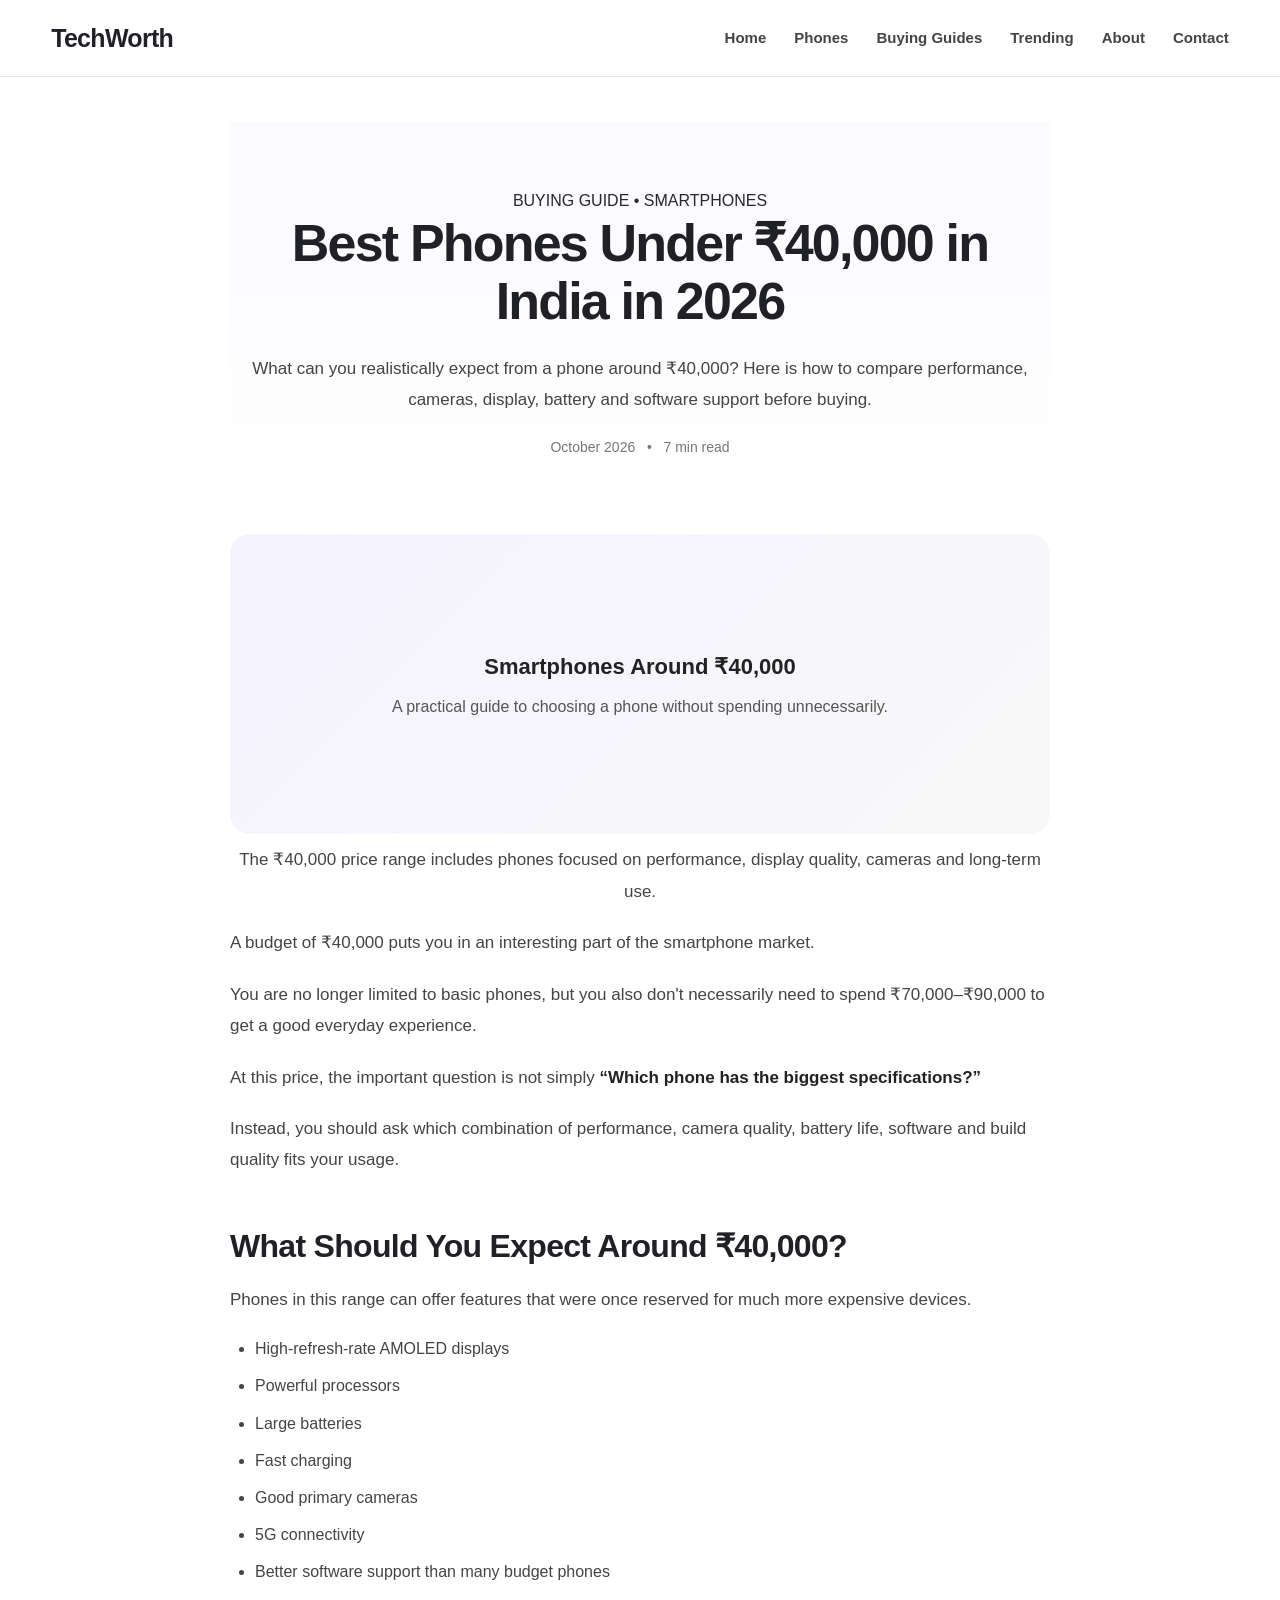
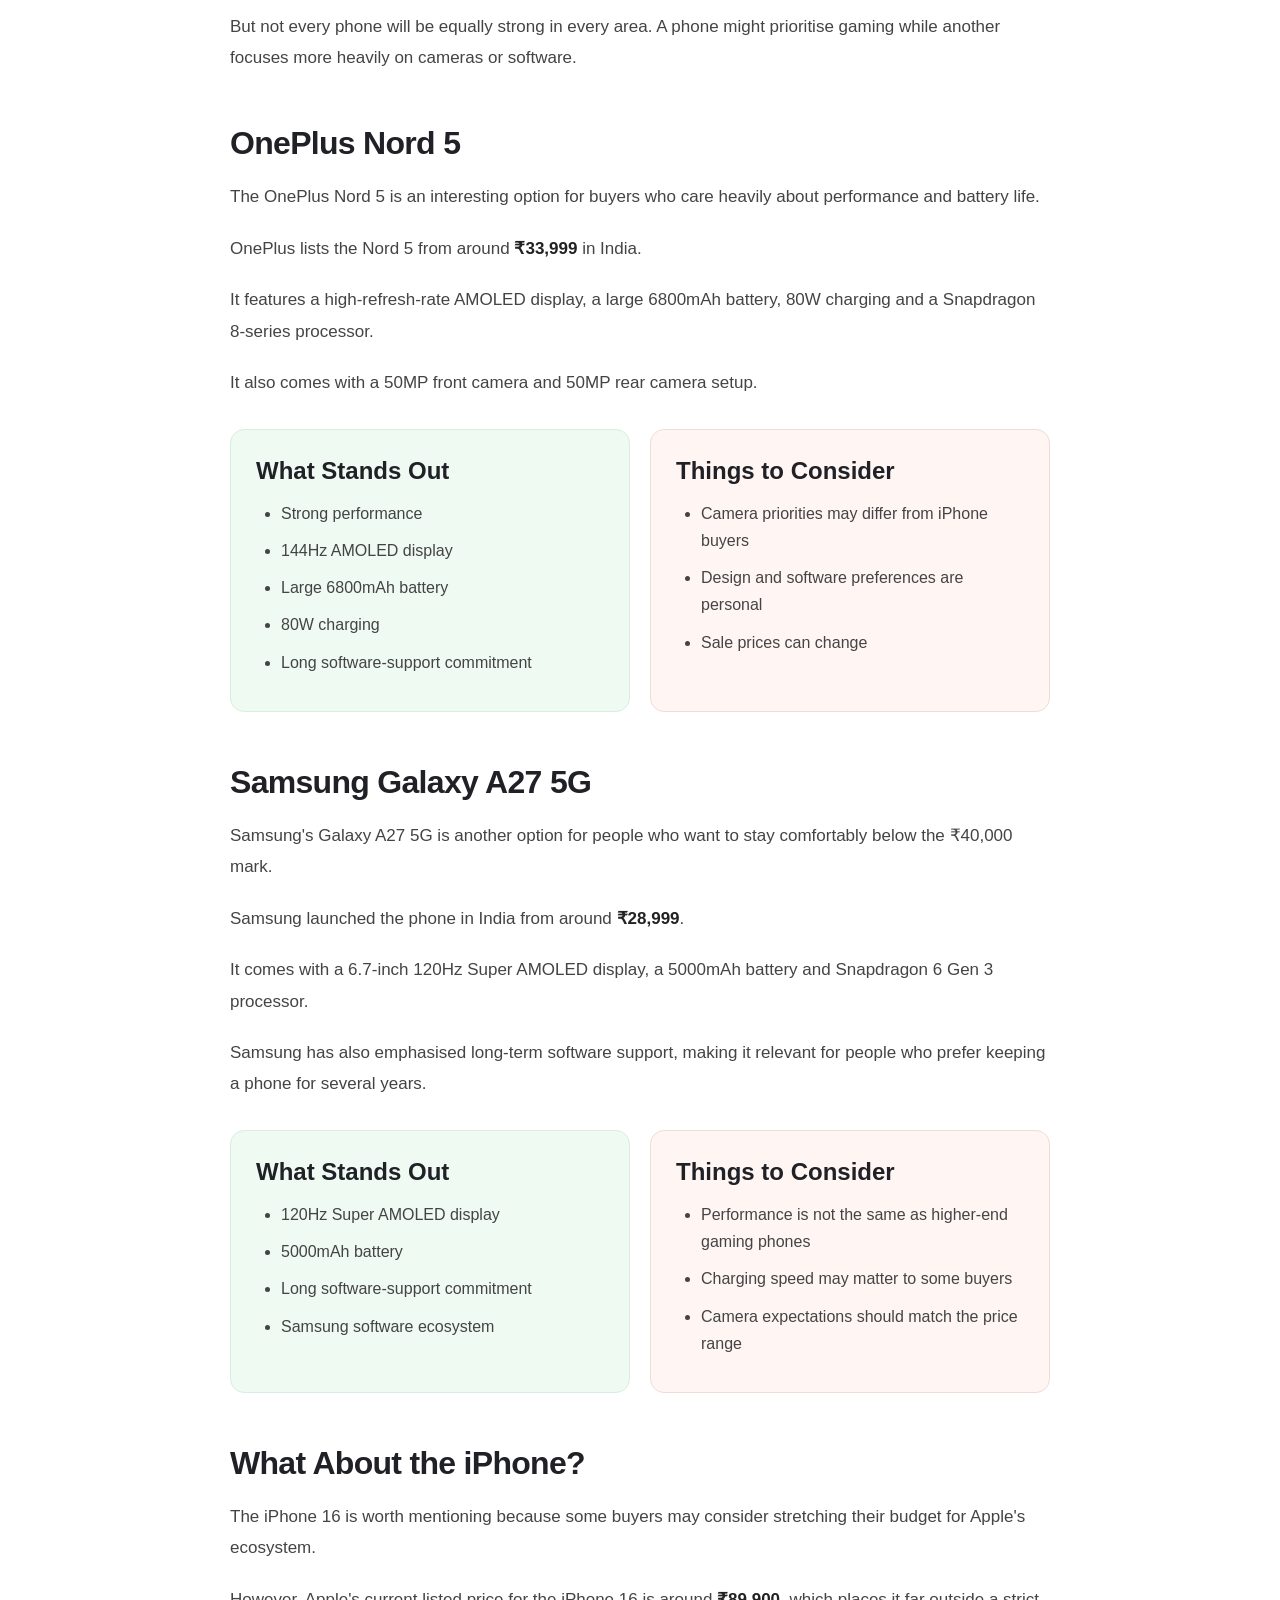
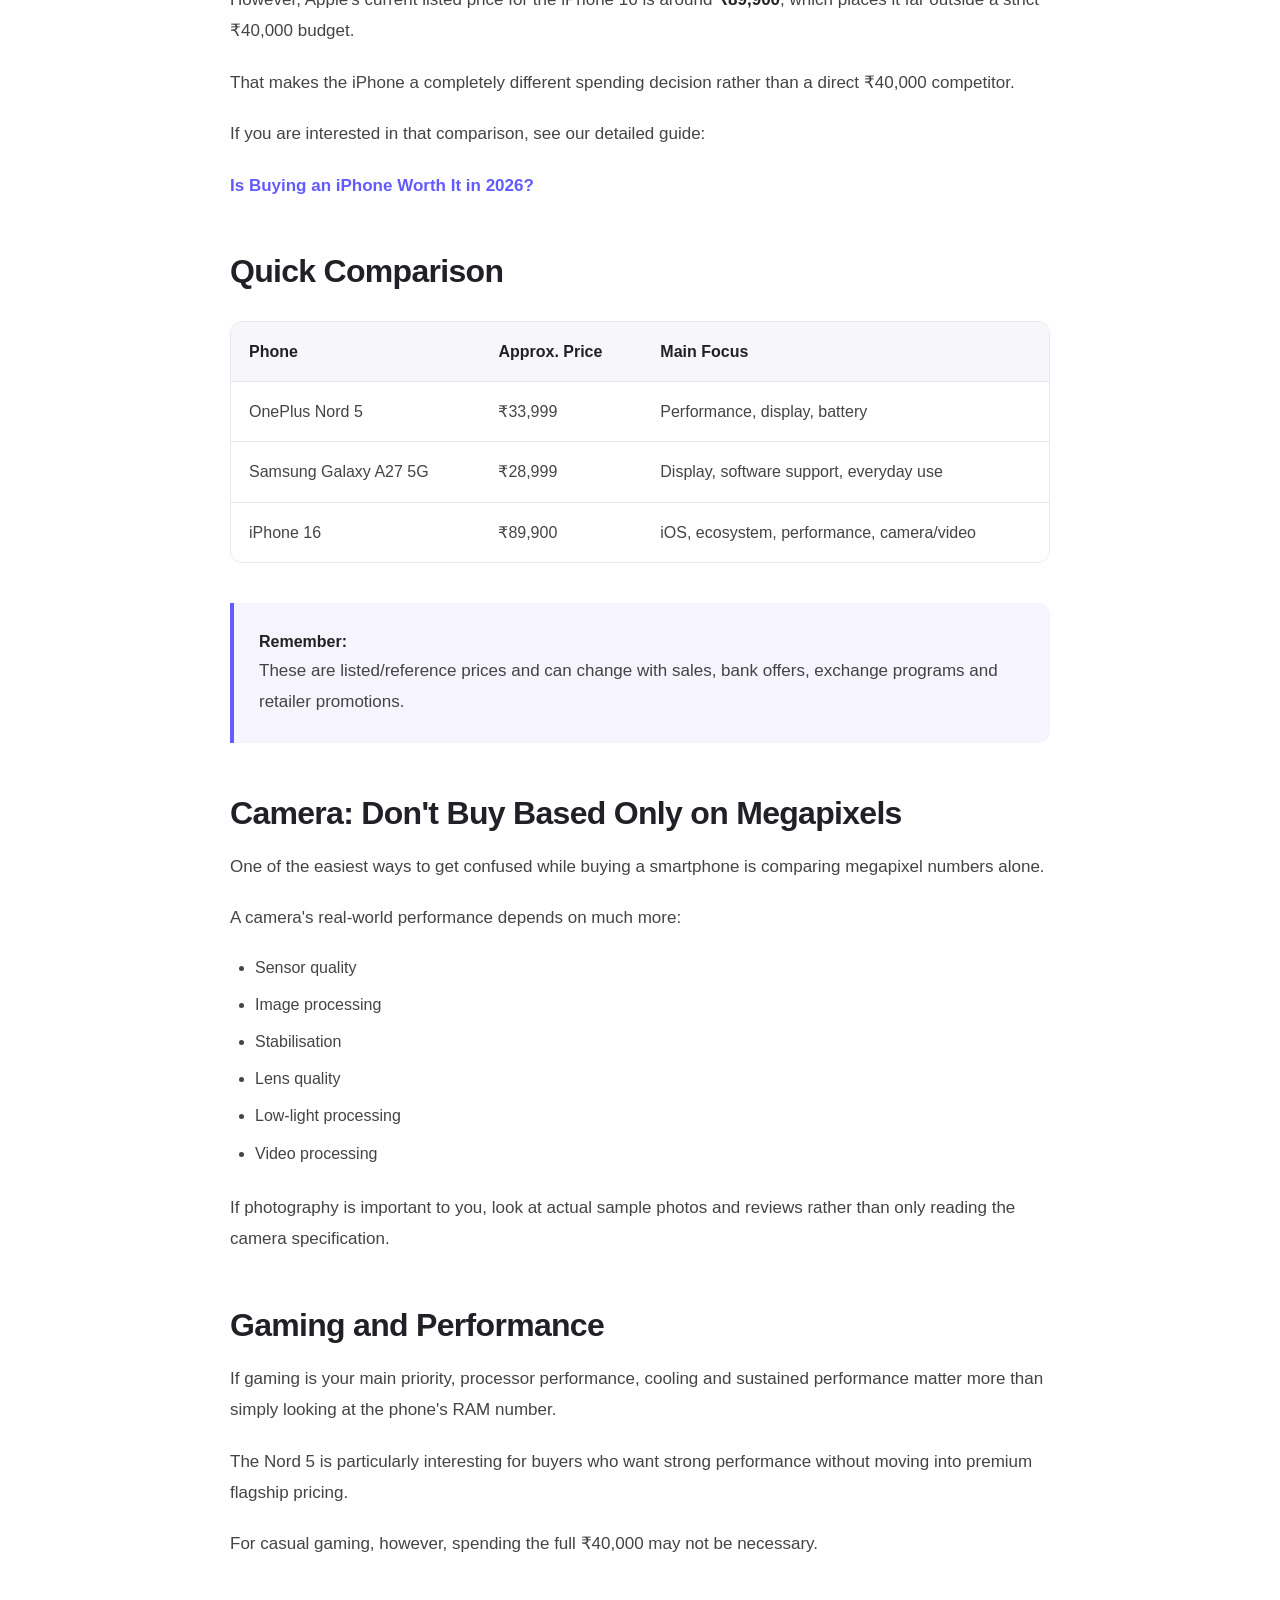
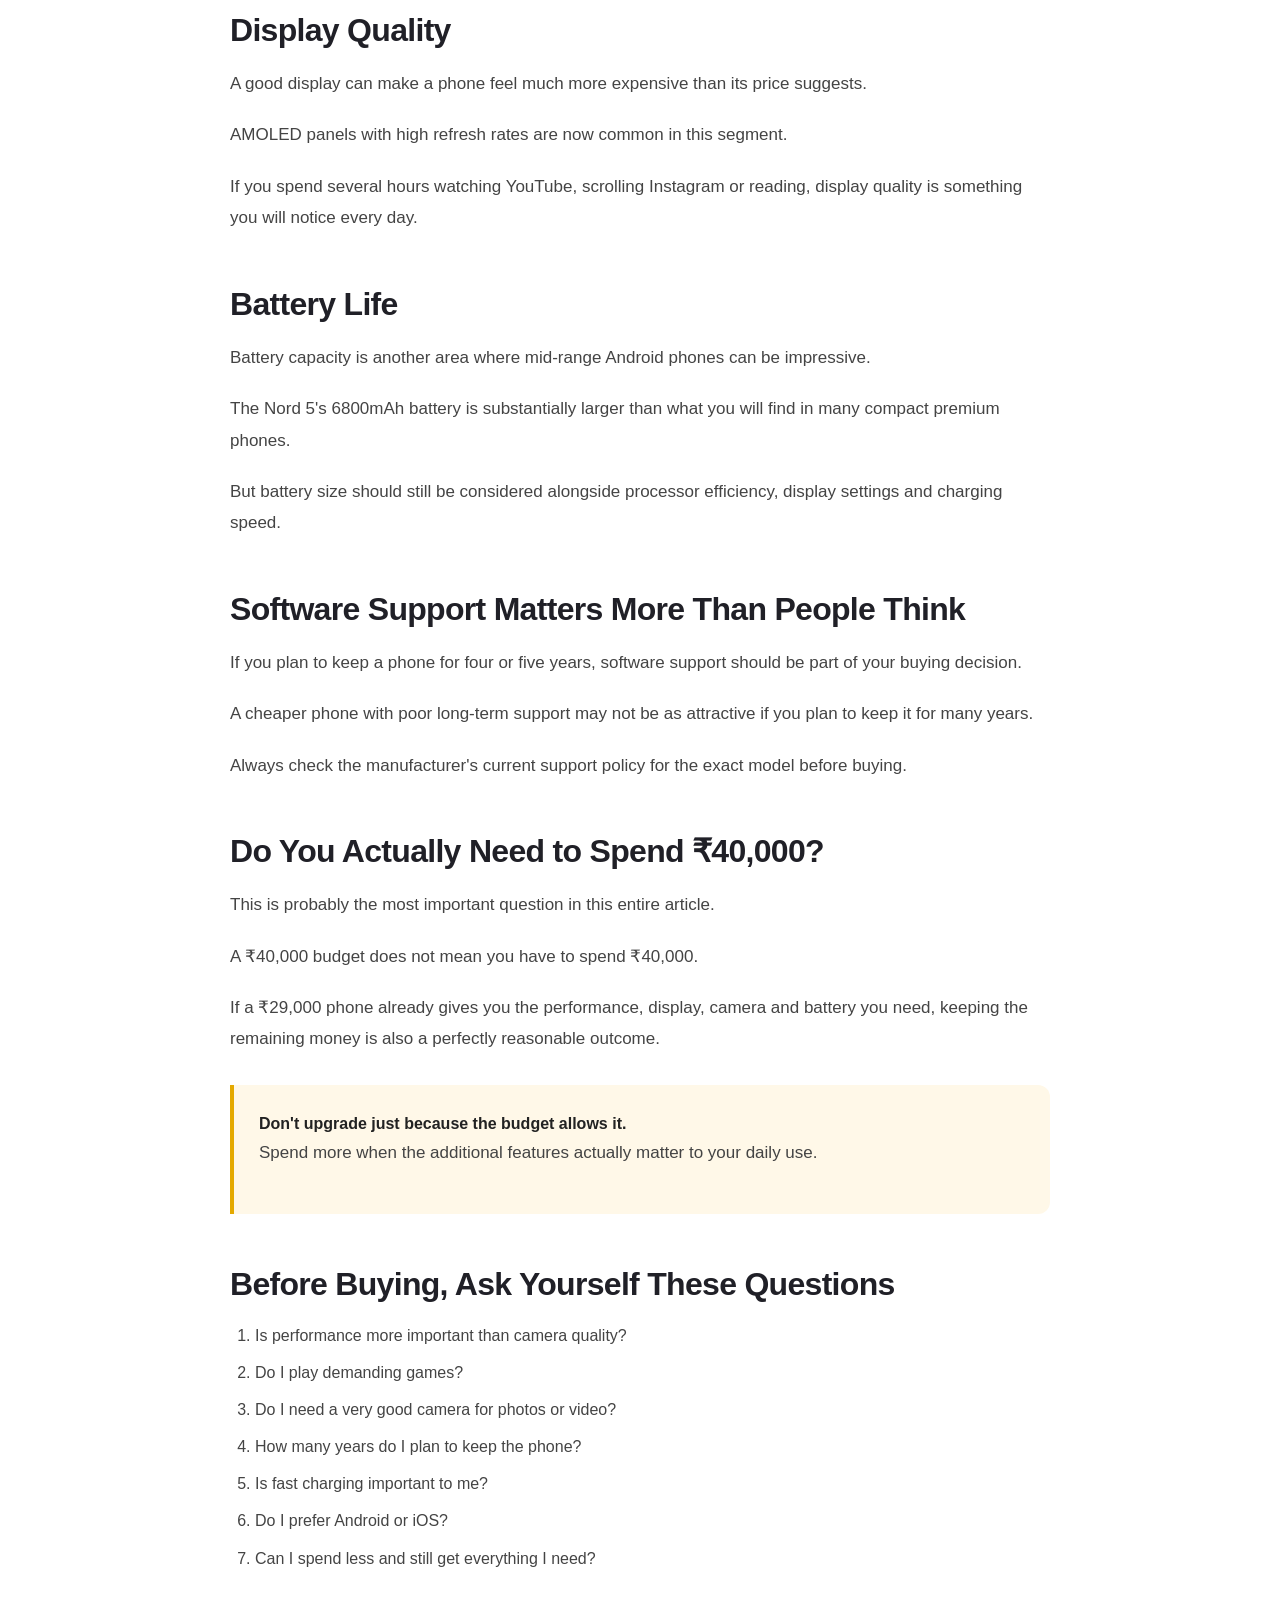
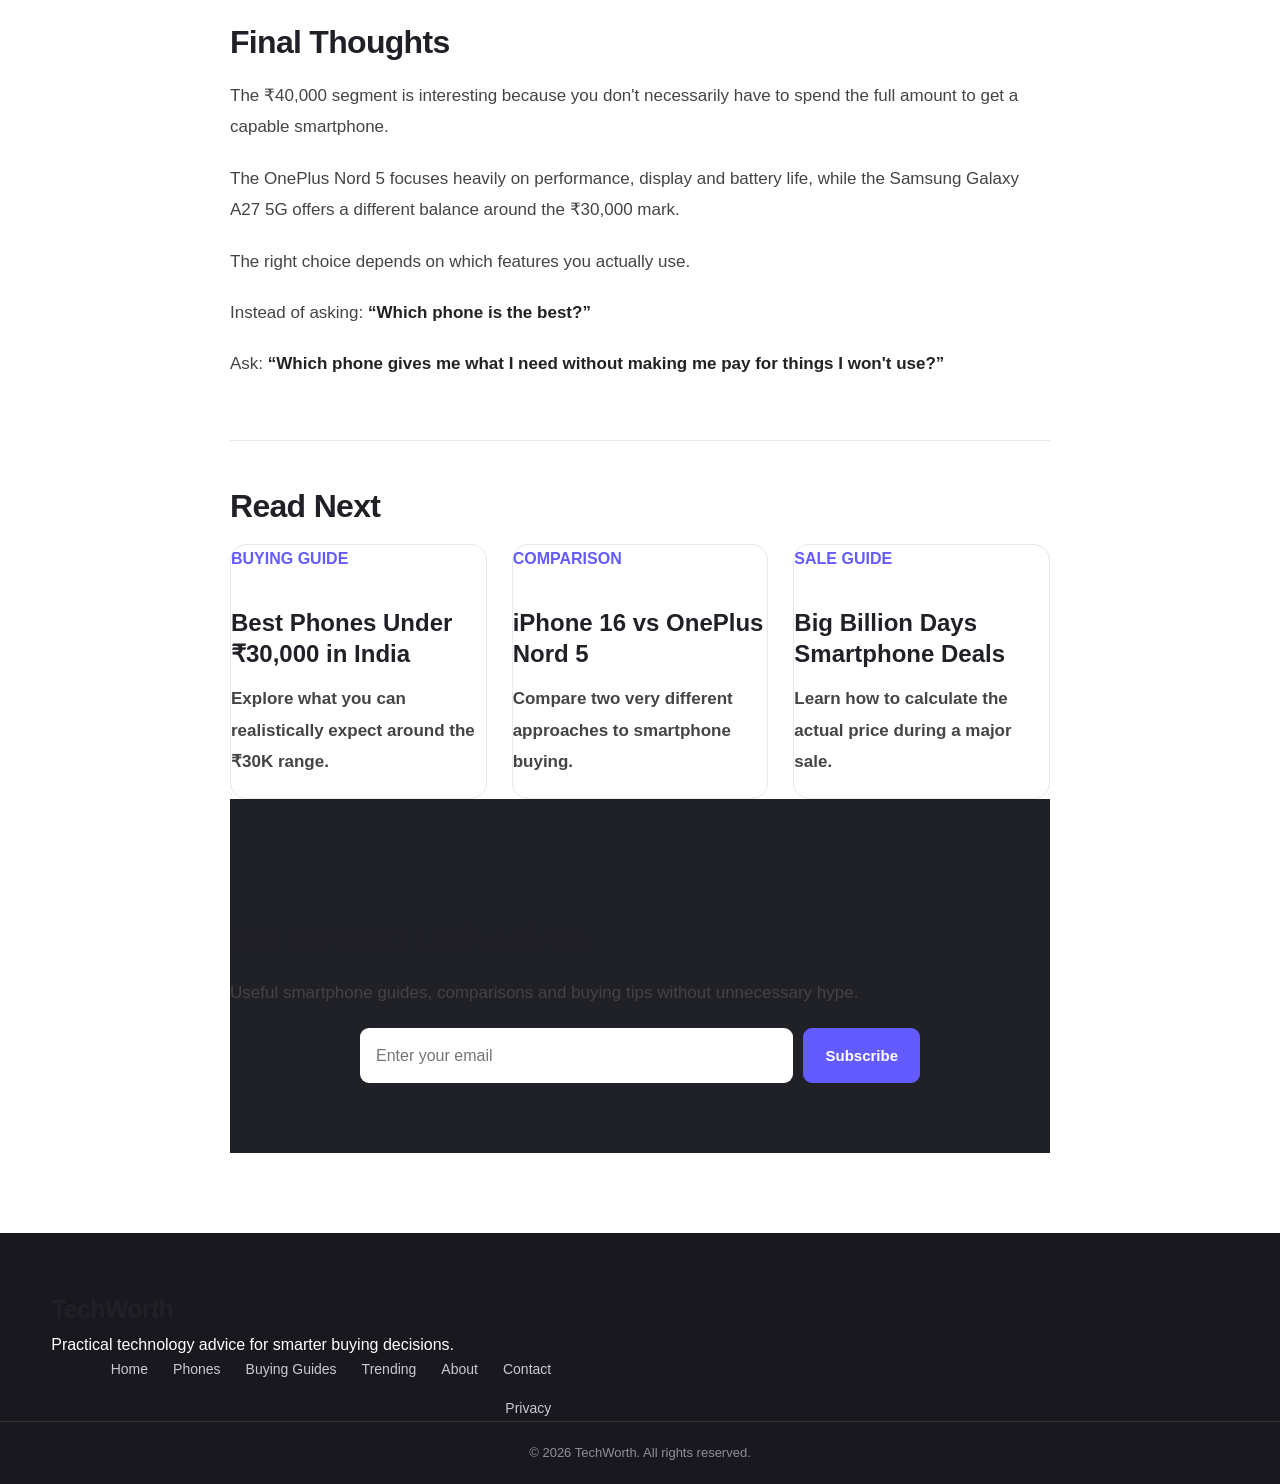
<file: article-best-phones-40000.html>
<!DOCTYPE html>
<html lang="en">
<head>
    <meta charset="UTF-8">

    <meta name="viewport" content="width=device-width, initial-scale=1.0">

    <title>Best Phones Under ₹40,000 in India in 2026 | TechWorth</title>

    <meta
        name="description"
        content="Looking for the best phones under ₹40,000 in India in 2026? Compare performance, cameras, displays, battery life and software support before buying."
    >

    <meta
        name="keywords"
        content="best phones under 40000, best smartphone under 40000 India 2026, phones under 40k, OnePlus Nord 5, Samsung Galaxy A27 5G"
    >

    <link rel="stylesheet" href="style.css">

    <style>
        .article-cover {
            margin: 30px 0 10px;
            border-radius: 20px;
            overflow: hidden;
            background: #f5f5f7;
        }

        .article-cover img {
            width: 100%;
            height: 400px;
            object-fit: cover;
            display: block;
        }

        .image-caption {
            text-align: center;
            font-size: 13px;
            color: #777;
            margin: 10px 0 25px;
        }

        .visual-placeholder {
            min-height: 300px;
            display: flex;
            align-items: center;
            justify-content: center;
            text-align: center;
            padding: 30px;
            background: linear-gradient(135deg, #f5f3ff, #f8f8f8);
            color: #555;
        }

        .visual-placeholder strong {
            display: block;
            font-size: 22px;
            color: #222;
            margin-bottom: 8px;
        }

        @media (max-width: 700px) {
            .article-cover img {
                height: 260px;
            }
        }
    </style>
</head>

<body>

    <!-- HEADER -->

    <header class="site-header">

        <div class="container nav-container">

            <a href="index.html" class="logo">
                TechWorth
            </a>

            <button class="menu-btn" aria-label="Open navigation">
                ☰
            </button>

            <nav class="nav-links">

                <a href="index.html">Home</a>

                <a href="phones.html">Phones</a>

                <a href="buying-guides.html">Buying Guides</a>

                <a href="trending.html">Trending</a>

                <a href="about.html">About</a>

                <a href="contact.html">Contact</a>

            </nav>

        </div>

    </header>


    <!-- ARTICLE -->

    <main class="article-page">

        <div class="container">

            <article class="article-content">

                <!-- ARTICLE HEADER -->

                <div class="article-header">

                    <span class="article-category">
                        BUYING GUIDE • SMARTPHONES
                    </span>

                    <h1>
                        Best Phones Under ₹40,000 in India in 2026
                    </h1>

                    <p class="article-subtitle">
                        What can you realistically expect from a phone around
                        ₹40,000? Here is how to compare performance, cameras,
                        display, battery and software support before buying.
                    </p>

                    <div class="article-meta">
                        October 2026 &nbsp; • &nbsp; 7 min read
                    </div>

                </div>


                <!-- COVER -->

                <div class="article-cover">

                    <div class="visual-placeholder">

                        <div>

                            <strong>
                                Smartphones Around ₹40,000
                            </strong>

                            A practical guide to choosing a phone
                            without spending unnecessarily.

                        </div>

                    </div>

                </div>

                <p class="image-caption">
                    The ₹40,000 price range includes phones focused on
                    performance, display quality, cameras and long-term use.
                </p>


                <!-- INTRO -->

                <p>
                    A budget of ₹40,000 puts you in an interesting part of
                    the smartphone market.
                </p>

                <p>
                    You are no longer limited to basic phones, but you also
                    don't necessarily need to spend ₹70,000–₹90,000 to get
                    a good everyday experience.
                </p>

                <p>
                    At this price, the important question is not simply
                    <strong>“Which phone has the biggest specifications?”</strong>
                </p>

                <p>
                    Instead, you should ask which combination of performance,
                    camera quality, battery life, software and build quality
                    fits your usage.
                </p>


                <!-- EXPECTATIONS -->

                <h2>What Should You Expect Around ₹40,000?</h2>

                <p>
                    Phones in this range can offer features that were once
                    reserved for much more expensive devices.
                </p>

                <ul>
                    <li>High-refresh-rate AMOLED displays</li>
                    <li>Powerful processors</li>
                    <li>Large batteries</li>
                    <li>Fast charging</li>
                    <li>Good primary cameras</li>
                    <li>5G connectivity</li>
                    <li>Better software support than many budget phones</li>
                </ul>

                <p>
                    But not every phone will be equally strong in every area.
                    A phone might prioritise gaming while another focuses more
                    heavily on cameras or software.
                </p>


                <!-- ONEPLUS -->

                <h2>OnePlus Nord 5</h2>

                <p>
                    The OnePlus Nord 5 is an interesting option for buyers
                    who care heavily about performance and battery life.
                </p>

                <p>
                    OnePlus lists the Nord 5 from around
                    <strong>₹33,999</strong> in India.
                </p>

                <p>
                    It features a high-refresh-rate AMOLED display,
                    a large 6800mAh battery, 80W charging and a Snapdragon
                    8-series processor.
                </p>

                <p>
                    It also comes with a 50MP front camera and 50MP rear
                    camera setup.
                </p>

                <div class="pros-cons">

                    <div class="pros">

                        <h3>What Stands Out</h3>

                        <ul>
                            <li>Strong performance</li>
                            <li>144Hz AMOLED display</li>
                            <li>Large 6800mAh battery</li>
                            <li>80W charging</li>
                            <li>Long software-support commitment</li>
                        </ul>

                    </div>

                    <div class="cons">

                        <h3>Things to Consider</h3>

                        <ul>
                            <li>Camera priorities may differ from iPhone buyers</li>
                            <li>Design and software preferences are personal</li>
                            <li>Sale prices can change</li>
                        </ul>

                    </div>

                </div>


                <!-- SAMSUNG -->

                <h2>Samsung Galaxy A27 5G</h2>

                <p>
                    Samsung's Galaxy A27 5G is another option for people who
                    want to stay comfortably below the ₹40,000 mark.
                </p>

                <p>
                    Samsung launched the phone in India from around
                    <strong>₹28,999</strong>.
                </p>

                <p>
                    It comes with a 6.7-inch 120Hz Super AMOLED display,
                    a 5000mAh battery and Snapdragon 6 Gen 3 processor.
                </p>

                <p>
                    Samsung has also emphasised long-term software support,
                    making it relevant for people who prefer keeping a phone
                    for several years.
                </p>

                <div class="pros-cons">

                    <div class="pros">

                        <h3>What Stands Out</h3>

                        <ul>
                            <li>120Hz Super AMOLED display</li>
                            <li>5000mAh battery</li>
                            <li>Long software-support commitment</li>
                            <li>Samsung software ecosystem</li>
                        </ul>

                    </div>

                    <div class="cons">

                        <h3>Things to Consider</h3>

                        <ul>
                            <li>Performance is not the same as higher-end gaming phones</li>
                            <li>Charging speed may matter to some buyers</li>
                            <li>Camera expectations should match the price range</li>
                        </ul>

                    </div>

                </div>


                <!-- IPHONE -->

                <h2>What About the iPhone?</h2>

                <p>
                    The iPhone 16 is worth mentioning because some buyers may
                    consider stretching their budget for Apple's ecosystem.
                </p>

                <p>
                    However, Apple's current listed price for the iPhone 16
                    is around <strong>₹89,900</strong>, which places it far
                    outside a strict ₹40,000 budget.
                </p>

                <p>
                    That makes the iPhone a completely different spending
                    decision rather than a direct ₹40,000 competitor.
                </p>

                <p>
                    If you are interested in that comparison, see our detailed
                    guide:
                </p>

                <p>
                    <a href="article-iphone-2026.html">
                        Is Buying an iPhone Worth It in 2026?
                    </a>
                </p>


                <!-- TABLE -->

                <h2>Quick Comparison</h2>

                <div class="table-wrapper">

                    <table class="comparison-table">

                        <thead>

                            <tr>
                                <th>Phone</th>
                                <th>Approx. Price</th>
                                <th>Main Focus</th>
                            </tr>

                        </thead>

                        <tbody>

                            <tr>
                                <td>OnePlus Nord 5</td>
                                <td>₹33,999</td>
                                <td>
                                    Performance, display, battery
                                </td>
                            </tr>

                            <tr>
                                <td>Samsung Galaxy A27 5G</td>
                                <td>₹28,999</td>
                                <td>
                                    Display, software support, everyday use
                                </td>
                            </tr>

                            <tr>
                                <td>iPhone 16</td>
                                <td>₹89,900</td>
                                <td>
                                    iOS, ecosystem, performance, camera/video
                                </td>
                            </tr>

                        </tbody>

                    </table>

                </div>


                <div class="highlight-box">

                    <strong>Remember:</strong>

                    <p>
                        These are listed/reference prices and can change with
                        sales, bank offers, exchange programs and retailer
                        promotions.
                    </p>

                </div>


                <!-- CAMERA -->

                <h2>Camera: Don't Buy Based Only on Megapixels</h2>

                <p>
                    One of the easiest ways to get confused while buying a
                    smartphone is comparing megapixel numbers alone.
                </p>

                <p>
                    A camera's real-world performance depends on much more:
                </p>

                <ul>
                    <li>Sensor quality</li>
                    <li>Image processing</li>
                    <li>Stabilisation</li>
                    <li>Lens quality</li>
                    <li>Low-light processing</li>
                    <li>Video processing</li>
                </ul>

                <p>
                    If photography is important to you, look at actual sample
                    photos and reviews rather than only reading the camera
                    specification.
                </p>


                <!-- GAMING -->

                <h2>Gaming and Performance</h2>

                <p>
                    If gaming is your main priority, processor performance,
                    cooling and sustained performance matter more than simply
                    looking at the phone's RAM number.
                </p>

                <p>
                    The Nord 5 is particularly interesting for buyers who want
                    strong performance without moving into premium flagship
                    pricing.
                </p>

                <p>
                    For casual gaming, however, spending the full ₹40,000 may
                    not be necessary.
                </p>


                <!-- DISPLAY -->

                <h2>Display Quality</h2>

                <p>
                    A good display can make a phone feel much more expensive
                    than its price suggests.
                </p>

                <p>
                    AMOLED panels with high refresh rates are now common in
                    this segment.
                </p>

                <p>
                    If you spend several hours watching YouTube, scrolling
                    Instagram or reading, display quality is something you
                    will notice every day.
                </p>


                <!-- BATTERY -->

                <h2>Battery Life</h2>

                <p>
                    Battery capacity is another area where mid-range Android
                    phones can be impressive.
                </p>

                <p>
                    The Nord 5's 6800mAh battery is substantially larger than
                    what you will find in many compact premium phones.
                </p>

                <p>
                    But battery size should still be considered alongside
                    processor efficiency, display settings and charging speed.
                </p>


                <!-- SOFTWARE -->

                <h2>Software Support Matters More Than People Think</h2>

                <p>
                    If you plan to keep a phone for four or five years,
                    software support should be part of your buying decision.
                </p>

                <p>
                    A cheaper phone with poor long-term support may not be
                    as attractive if you plan to keep it for many years.
                </p>

                <p>
                    Always check the manufacturer's current support policy
                    for the exact model before buying.
                </p>


                <!-- DO YOU NEED 40K -->

                <h2>Do You Actually Need to Spend ₹40,000?</h2>

                <p>
                    This is probably the most important question in this
                    entire article.
                </p>

                <p>
                    A ₹40,000 budget does not mean you have to spend ₹40,000.
                </p>

                <p>
                    If a ₹29,000 phone already gives you the performance,
                    display, camera and battery you need, keeping the remaining
                    money is also a perfectly reasonable outcome.
                </p>

                <div class="warning-box">

                    <strong>Don't upgrade just because the budget allows it.</strong>

                    <p>
                        Spend more when the additional features actually matter
                        to your daily use.
                    </p>

                </div>


                <!-- CHECKLIST -->

                <h2>Before Buying, Ask Yourself These Questions</h2>

                <ol>

                    <li>
                        Is performance more important than camera quality?
                    </li>

                    <li>
                        Do I play demanding games?
                    </li>

                    <li>
                        Do I need a very good camera for photos or video?
                    </li>

                    <li>
                        How many years do I plan to keep the phone?
                    </li>

                    <li>
                        Is fast charging important to me?
                    </li>

                    <li>
                        Do I prefer Android or iOS?
                    </li>

                    <li>
                        Can I spend less and still get everything I need?
                    </li>

                </ol>


                <!-- FINAL -->

                <h2>Final Thoughts</h2>

                <p>
                    The ₹40,000 segment is interesting because you don't
                    necessarily have to spend the full amount to get a capable
                    smartphone.
                </p>

                <p>
                    The OnePlus Nord 5 focuses heavily on performance,
                    display and battery life, while the Samsung Galaxy A27 5G
                    offers a different balance around the ₹30,000 mark.
                </p>

                <p>
                    The right choice depends on which features you actually
                    use.
                </p>

                <p>
                    Instead of asking:
                    <strong>“Which phone is the best?”</strong>
                </p>

                <p>
                    Ask:
                    <strong>“Which phone gives me what I need without making
                    me pay for things I won't use?”</strong>
                </p>


                <!-- RELATED -->

                <section class="related-articles">

                    <h2>Read Next</h2>

                    <div class="article-grid">

                        <a
                            href="article-best-phones-30000.html"
                            class="article-card"
                        >

                            <span class="article-category">
                                BUYING GUIDE
                            </span>

                            <h3>
                                Best Phones Under ₹30,000 in India
                            </h3>

                            <p>
                                Explore what you can realistically expect
                                around the ₹30K range.
                            </p>

                        </a>


                        <a
                            href="article-iphone-vs-nord5.html"
                            class="article-card"
                        >

                            <span class="article-category">
                                COMPARISON
                            </span>

                            <h3>
                                iPhone 16 vs OnePlus Nord 5
                            </h3>

                            <p>
                                Compare two very different approaches
                                to smartphone buying.
                            </p>

                        </a>


                        <a
                            href="article-big-billion-days.html"
                            class="article-card"
                        >

                            <span class="article-category">
                                SALE GUIDE
                            </span>

                            <h3>
                                Big Billion Days Smartphone Deals
                            </h3>

                            <p>
                                Learn how to calculate the actual price
                                during a major sale.
                            </p>

                        </a>

                    </div>

                </section>


                <!-- NEWSLETTER -->

                <section class="newsletter">

                    <h2>
                        Get Smarter Tech Advice
                    </h2>

                    <p>
                        Useful smartphone guides, comparisons and buying
                        tips without unnecessary hype.
                    </p>

                    <form class="newsletter-form">

                        <input
                            type="email"
                            placeholder="Enter your email"
                            required
                        >

                        <button
                            type="submit"
                            class="btn"
                        >
                            Subscribe
                        </button>

                    </form>

                </section>

            </article>

        </div>

    </main>


    <!-- FOOTER -->

    <footer class="site-footer">

        <div class="container footer-content">

            <div>

                <div class="logo">
                    TechWorth
                </div>

                <p>
                    Practical technology advice for smarter buying decisions.
                </p>

            </div>


            <div class="footer-links">

                <a href="index.html">Home</a>

                <a href="phones.html">Phones</a>

                <a href="buying-guides.html">Buying Guides</a>

                <a href="trending.html">Trending</a>

                <a href="about.html">About</a>

                <a href="contact.html">Contact</a>

                <a href="privacy.html">Privacy</a>

            </div>

        </div>


        <div class="footer-bottom">

            <p>
                © <span class="current-year"></span> TechWorth.
                All rights reserved.
            </p>

        </div>

    </footer>


    <script src="script.js"></script>

</body>
</html>
</file>
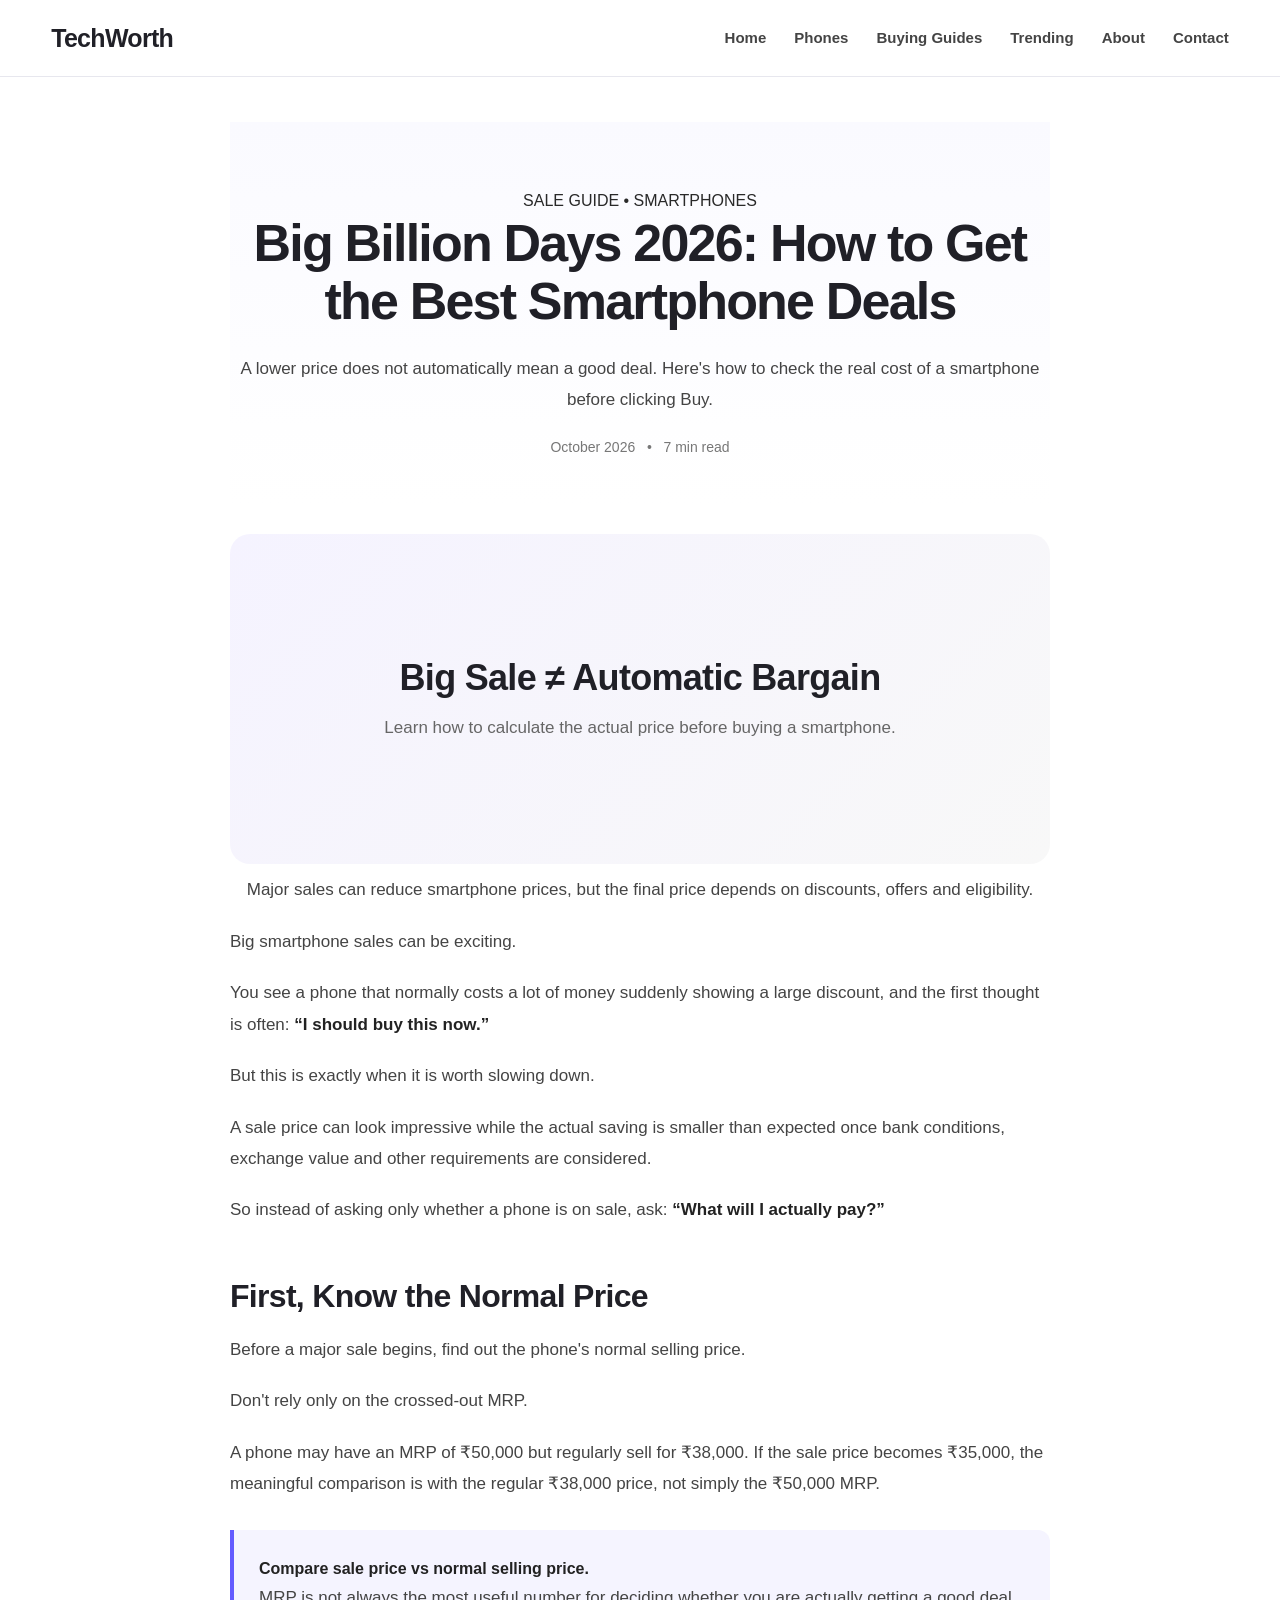
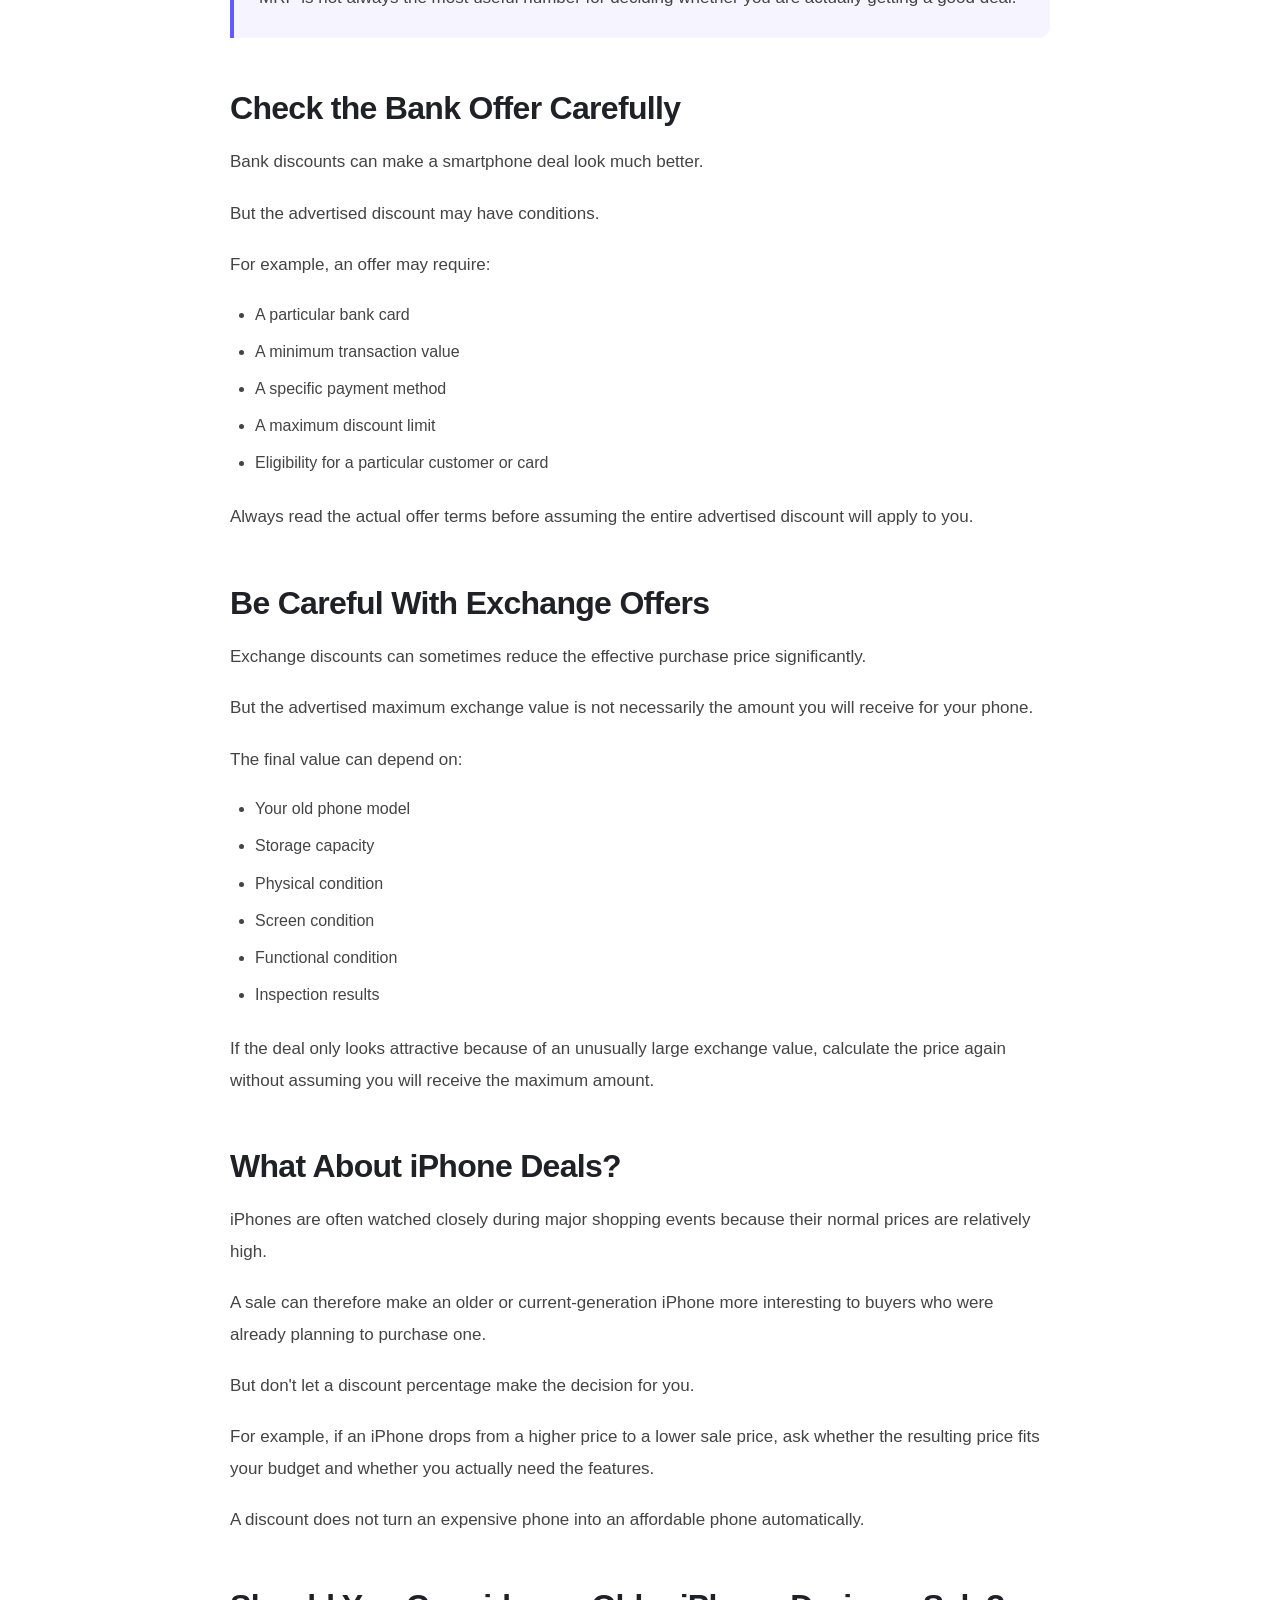
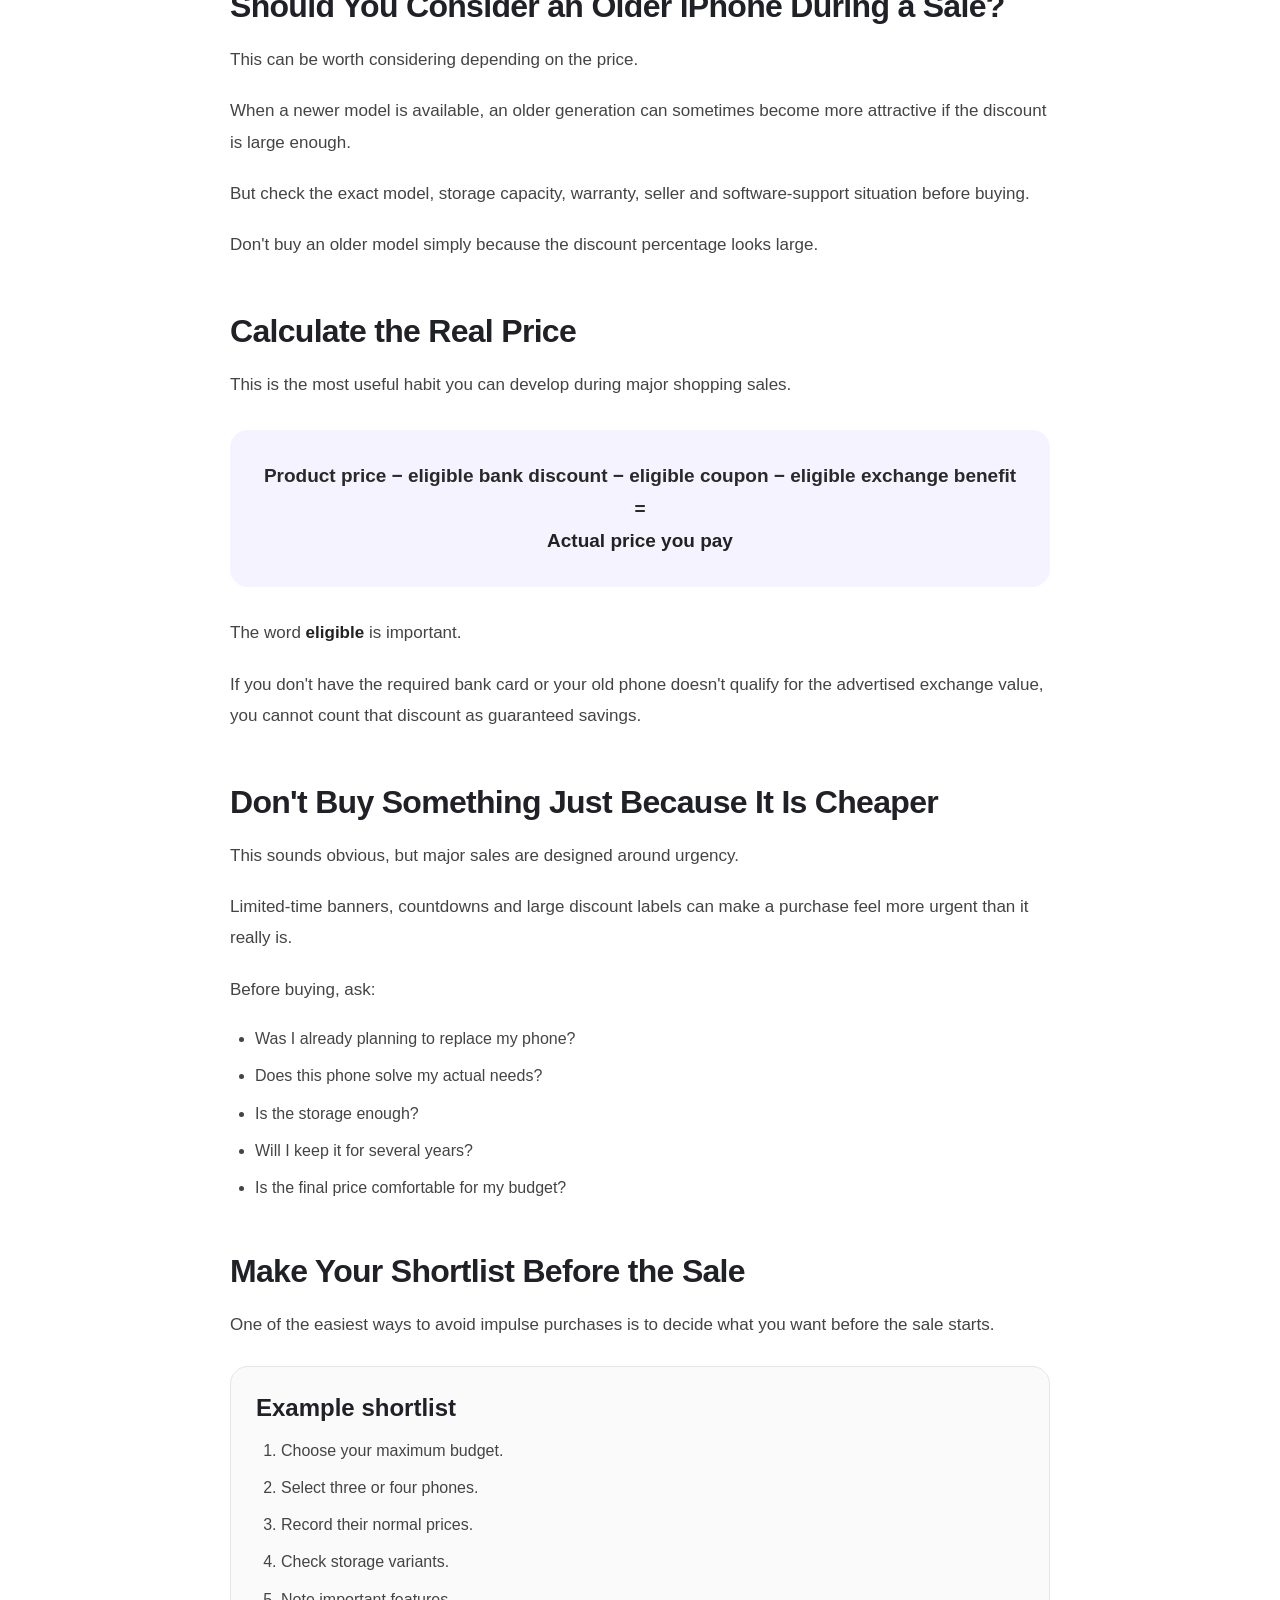
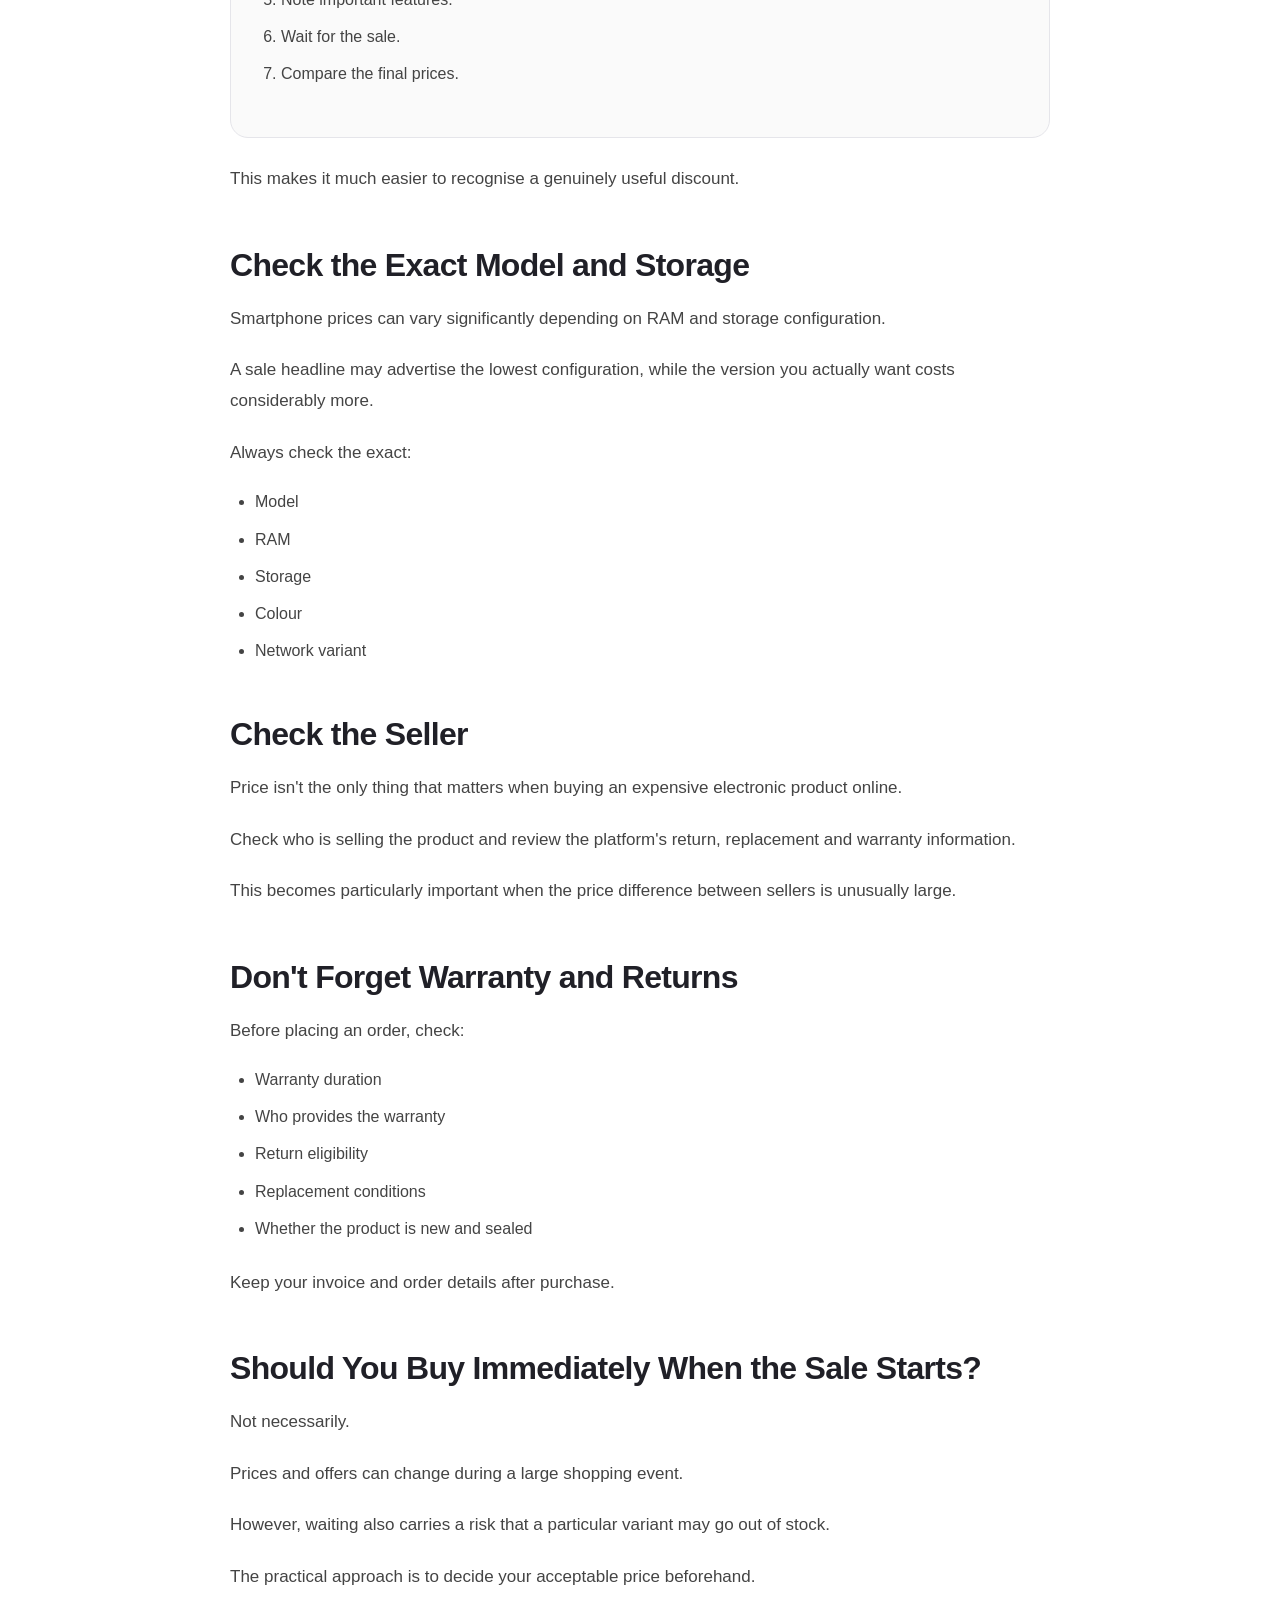
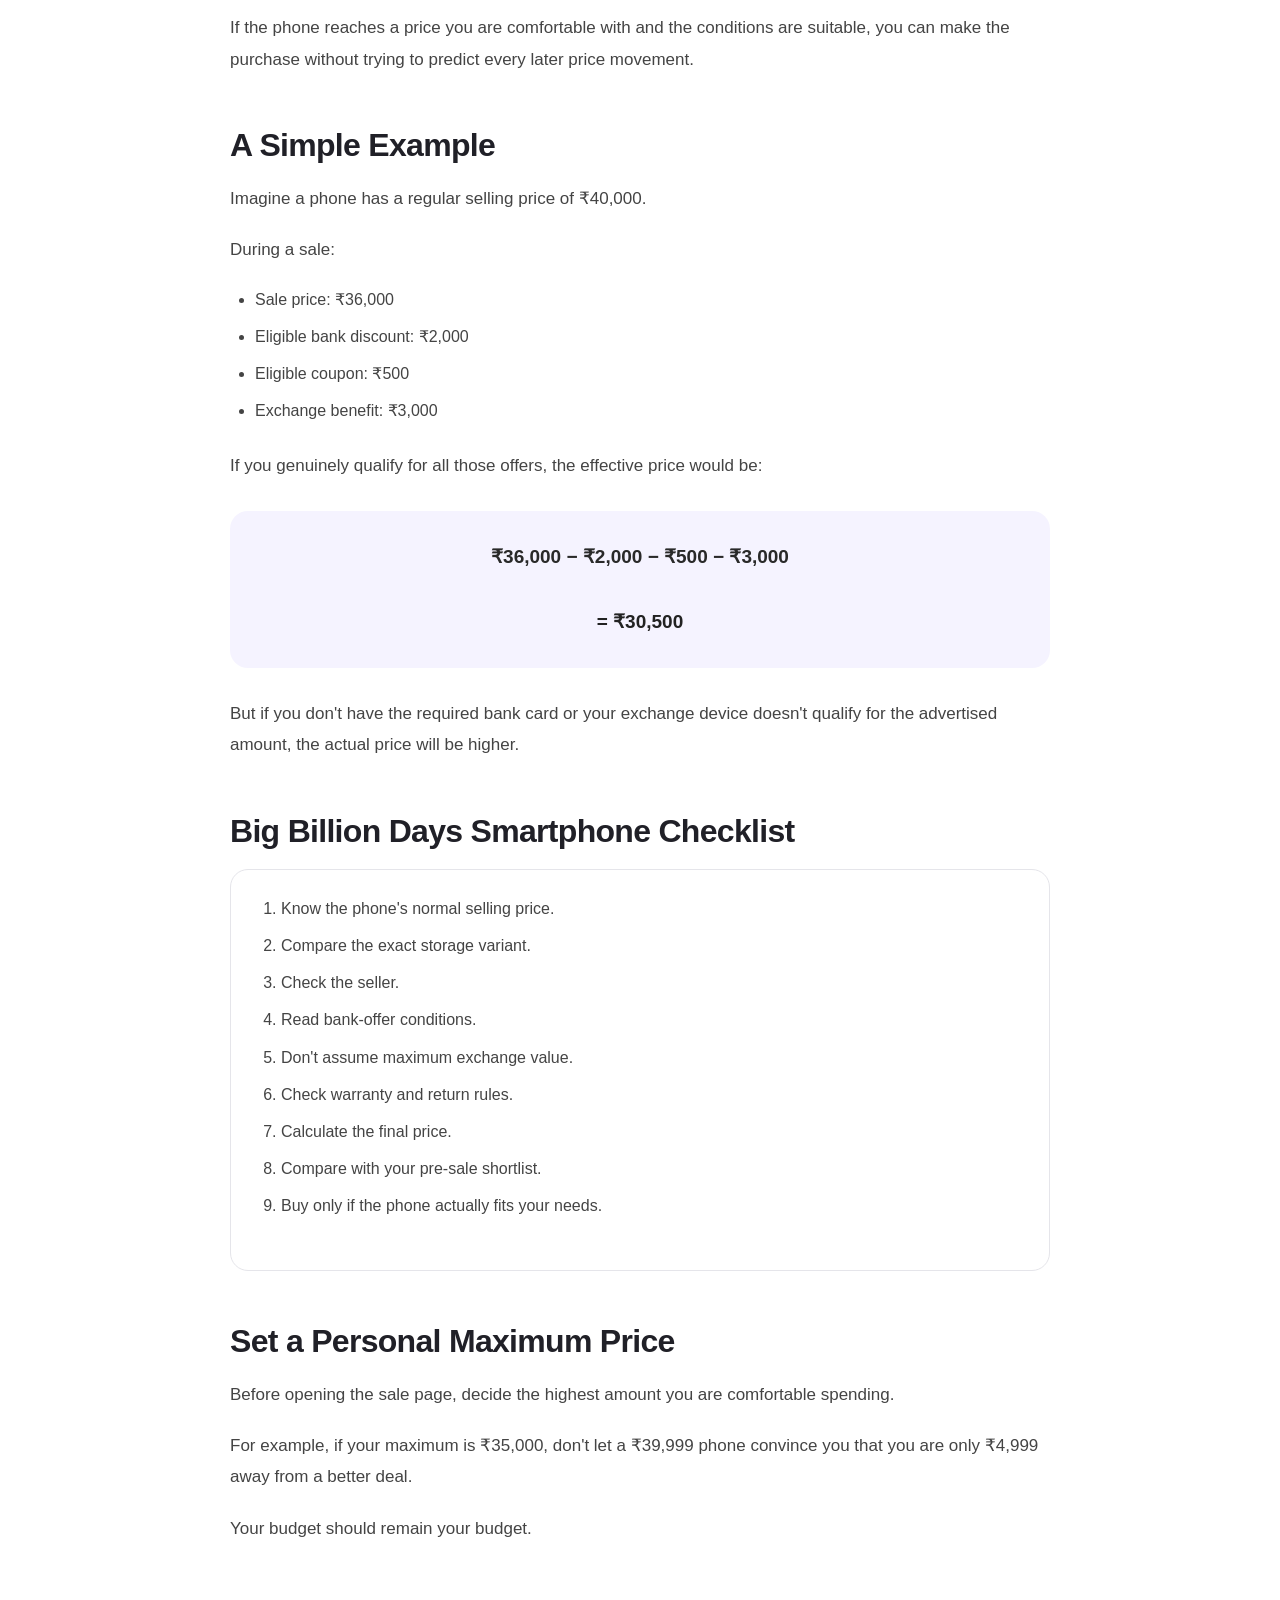
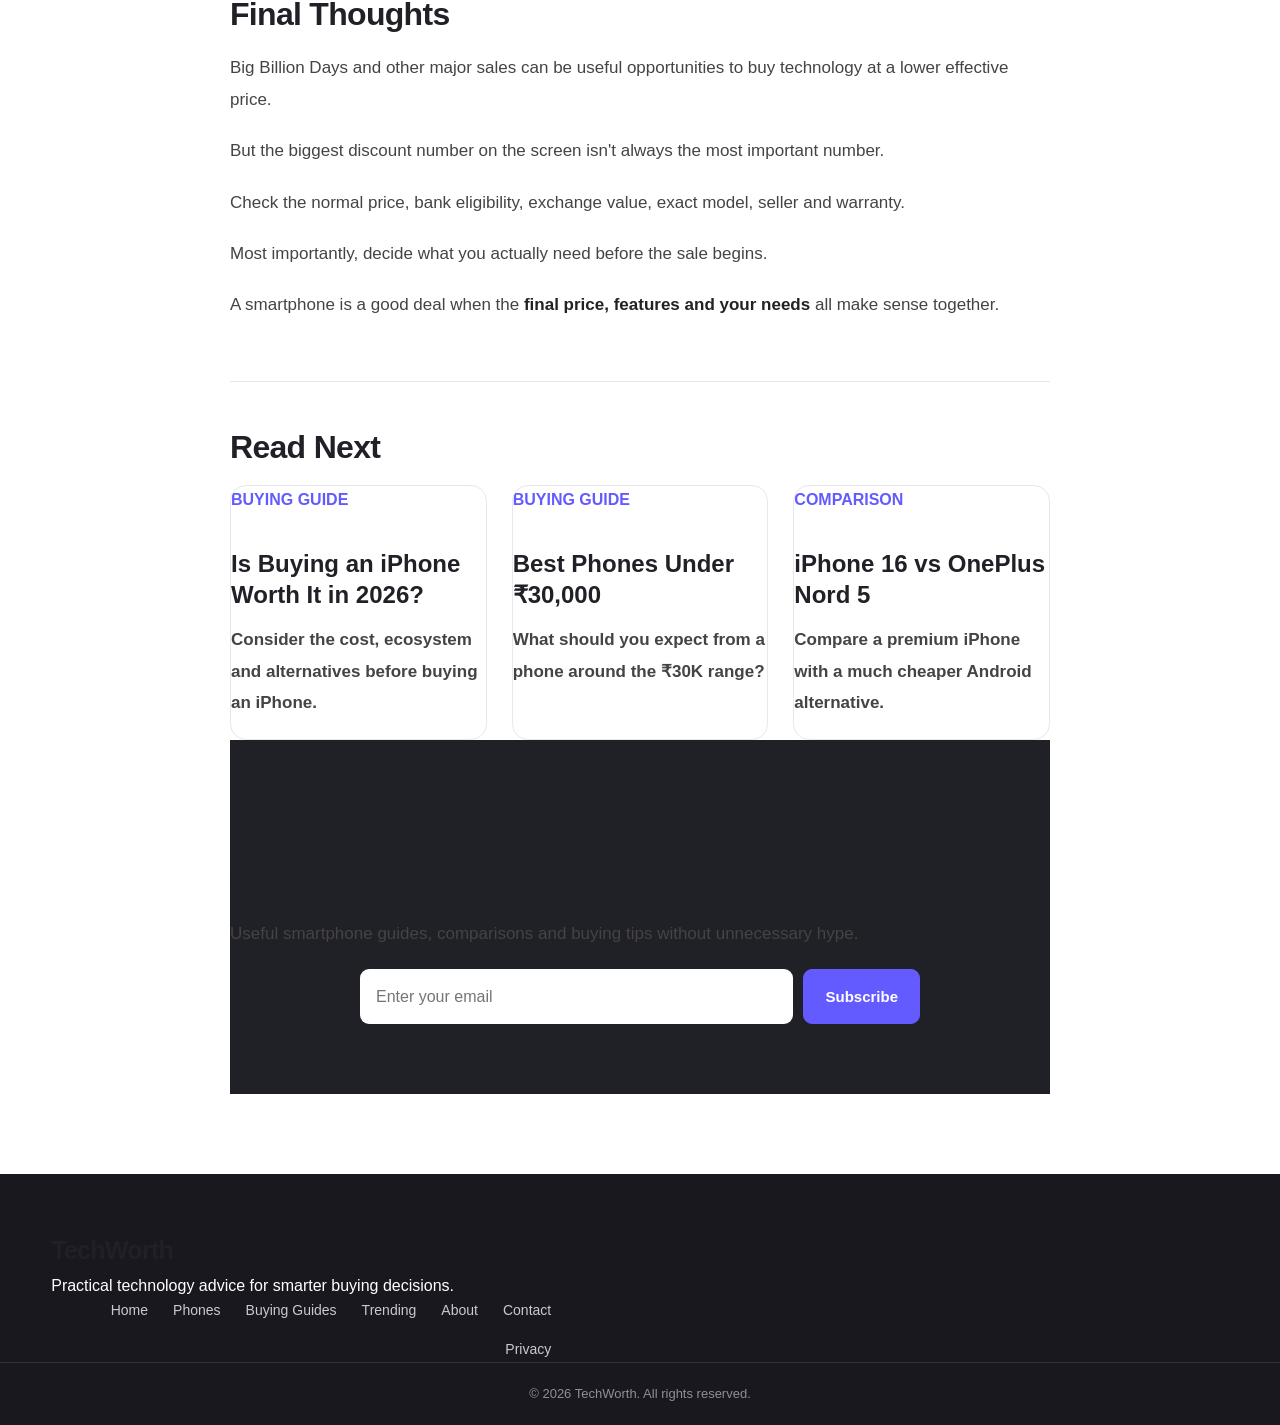
<file: article-big-billion-days.html>
<!DOCTYPE html>
<html lang="en">
<head>
    <meta charset="UTF-8">

    <meta name="viewport" content="width=device-width, initial-scale=1.0">

    <title>Big Billion Days 2026: How to Get the Best Smartphone Deals | TechWorth</title>

    <meta
        name="description"
        content="Planning to buy a smartphone during Big Billion Days 2026? Learn how to check discounts, bank offers, exchange bonuses, seller details and the real price before buying."
    >

    <meta
        name="keywords"
        content="Big Billion Days 2026, Flipkart Big Billion Days, smartphone deals, iPhone sale, phone offers India, smartphone discounts"
    >

    <link rel="stylesheet" href="style.css">

    <style>
        .article-cover {
            margin: 30px 0 10px;
            border-radius: 20px;
            overflow: hidden;
            background: #f5f5f7;
        }

        .sale-visual {
            min-height: 330px;
            display: flex;
            align-items: center;
            justify-content: center;
            text-align: center;
            padding: 40px 25px;
            background: linear-gradient(135deg, #f5f3ff, #f8f8f8);
        }

        .sale-visual h2 {
            margin: 0 0 12px;
            font-size: 36px;
        }

        .sale-visual p {
            margin: 0;
            color: #666;
            font-size: 17px;
        }

        .image-caption {
            text-align: center;
            font-size: 13px;
            color: #777;
            margin: 10px 0 25px;
        }

        .deal-box {
            padding: 25px;
            margin: 25px 0;
            border-radius: 18px;
            border: 1px solid #e5e5ea;
            background: #fafafa;
        }

        .deal-box h3 {
            margin-top: 0;
        }

        .formula-box {
            margin: 30px 0;
            padding: 30px;
            border-radius: 18px;
            background: #f5f3ff;
            text-align: center;
            font-size: 19px;
            font-weight: 600;
        }

        .checklist-box {
            padding: 25px;
            border-radius: 18px;
            border: 1px solid #e5e5ea;
            background: #fff;
        }

        @media (max-width: 700px) {

            .sale-visual {
                min-height: 240px;
            }

            .sale-visual h2 {
                font-size: 27px;
            }

            .formula-box {
                font-size: 16px;
            }
        }
    </style>
</head>

<body>

    <!-- HEADER -->

    <header class="site-header">

        <div class="container nav-container">

            <a href="index.html" class="logo">
                TechWorth
            </a>

            <button class="menu-btn" aria-label="Open navigation">
                ☰
            </button>

            <nav class="nav-links">

                <a href="index.html">Home</a>

                <a href="phones.html">Phones</a>

                <a href="buying-guides.html">Buying Guides</a>

                <a href="trending.html">Trending</a>

                <a href="about.html">About</a>

                <a href="contact.html">Contact</a>

            </nav>

        </div>

    </header>


    <!-- ARTICLE -->

    <main class="article-page">

        <div class="container">

            <article class="article-content">

                <!-- ARTICLE HEADER -->

                <div class="article-header">

                    <span class="article-category">
                        SALE GUIDE • SMARTPHONES
                    </span>

                    <h1>
                        Big Billion Days 2026:
                        How to Get the Best Smartphone Deals
                    </h1>

                    <p class="article-subtitle">
                        A lower price does not automatically mean a good deal.
                        Here's how to check the real cost of a smartphone
                        before clicking Buy.
                    </p>

                    <div class="article-meta">
                        October 2026 &nbsp; • &nbsp; 7 min read
                    </div>

                </div>


                <!-- VISUAL -->

                <div class="article-cover">

                    <div class="sale-visual">

                        <div>

                            <h2>
                                Big Sale ≠ Automatic Bargain
                            </h2>

                            <p>
                                Learn how to calculate the actual price
                                before buying a smartphone.
                            </p>

                        </div>

                    </div>

                </div>

                <p class="image-caption">
                    Major sales can reduce smartphone prices, but the final
                    price depends on discounts, offers and eligibility.
                </p>


                <!-- INTRO -->

                <p>
                    Big smartphone sales can be exciting.
                </p>

                <p>
                    You see a phone that normally costs a lot of money suddenly
                    showing a large discount, and the first thought is often:
                    <strong>“I should buy this now.”</strong>
                </p>

                <p>
                    But this is exactly when it is worth slowing down.
                </p>

                <p>
                    A sale price can look impressive while the actual saving
                    is smaller than expected once bank conditions, exchange
                    value and other requirements are considered.
                </p>

                <p>
                    So instead of asking only whether a phone is on sale,
                    ask:
                    <strong>“What will I actually pay?”</strong>
                </p>


                <!-- NORMAL PRICE -->

                <h2>First, Know the Normal Price</h2>

                <p>
                    Before a major sale begins, find out the phone's normal
                    selling price.
                </p>

                <p>
                    Don't rely only on the crossed-out MRP.
                </p>

                <p>
                    A phone may have an MRP of ₹50,000 but regularly sell for
                    ₹38,000. If the sale price becomes ₹35,000, the meaningful
                    comparison is with the regular ₹38,000 price, not simply
                    the ₹50,000 MRP.
                </p>

                <div class="highlight-box">

                    <strong>
                        Compare sale price vs normal selling price.
                    </strong>

                    <p>
                        MRP is not always the most useful number for deciding
                        whether you are actually getting a good deal.
                    </p>

                </div>


                <!-- BANK -->

                <h2>Check the Bank Offer Carefully</h2>

                <p>
                    Bank discounts can make a smartphone deal look much better.
                </p>

                <p>
                    But the advertised discount may have conditions.
                </p>

                <p>
                    For example, an offer may require:
                </p>

                <ul>
                    <li>A particular bank card</li>
                    <li>A minimum transaction value</li>
                    <li>A specific payment method</li>
                    <li>A maximum discount limit</li>
                    <li>Eligibility for a particular customer or card</li>
                </ul>

                <p>
                    Always read the actual offer terms before assuming the
                    entire advertised discount will apply to you.
                </p>


                <!-- EXCHANGE -->

                <h2>Be Careful With Exchange Offers</h2>

                <p>
                    Exchange discounts can sometimes reduce the effective
                    purchase price significantly.
                </p>

                <p>
                    But the advertised maximum exchange value is not
                    necessarily the amount you will receive for your phone.
                </p>

                <p>
                    The final value can depend on:
                </p>

                <ul>
                    <li>Your old phone model</li>
                    <li>Storage capacity</li>
                    <li>Physical condition</li>
                    <li>Screen condition</li>
                    <li>Functional condition</li>
                    <li>Inspection results</li>
                </ul>

                <p>
                    If the deal only looks attractive because of an unusually
                    large exchange value, calculate the price again without
                    assuming you will receive the maximum amount.
                </p>


                <!-- IPHONE -->

                <h2>What About iPhone Deals?</h2>

                <p>
                    iPhones are often watched closely during major shopping
                    events because their normal prices are relatively high.
                </p>

                <p>
                    A sale can therefore make an older or current-generation
                    iPhone more interesting to buyers who were already planning
                    to purchase one.
                </p>

                <p>
                    But don't let a discount percentage make the decision for
                    you.
                </p>

                <p>
                    For example, if an iPhone drops from a higher price to a
                    lower sale price, ask whether the resulting price fits
                    your budget and whether you actually need the features.
                </p>

                <p>
                    A discount does not turn an expensive phone into an
                    affordable phone automatically.
                </p>


                <!-- OLDER IPHONE -->

                <h2>Should You Consider an Older iPhone During a Sale?</h2>

                <p>
                    This can be worth considering depending on the price.
                </p>

                <p>
                    When a newer model is available, an older generation can
                    sometimes become more attractive if the discount is large
                    enough.
                </p>

                <p>
                    But check the exact model, storage capacity, warranty,
                    seller and software-support situation before buying.
                </p>

                <p>
                    Don't buy an older model simply because the discount
                    percentage looks large.
                </p>


                <!-- ACTUAL PRICE -->

                <h2>Calculate the Real Price</h2>

                <p>
                    This is the most useful habit you can develop during
                    major shopping sales.
                </p>

                <div class="formula-box">

                    Product price
                    − eligible bank discount
                    − eligible coupon
                    − eligible exchange benefit
                    =
                    <br>
                    <strong>Actual price you pay</strong>

                </div>

                <p>
                    The word <strong>eligible</strong> is important.
                </p>

                <p>
                    If you don't have the required bank card or your old phone
                    doesn't qualify for the advertised exchange value, you
                    cannot count that discount as guaranteed savings.
                </p>


                <!-- DON'T BUY JUST BECAUSE CHEAPER -->

                <h2>Don't Buy Something Just Because It Is Cheaper</h2>

                <p>
                    This sounds obvious, but major sales are designed around
                    urgency.
                </p>

                <p>
                    Limited-time banners, countdowns and large discount labels
                    can make a purchase feel more urgent than it really is.
                </p>

                <p>
                    Before buying, ask:
                </p>

                <ul>
                    <li>Was I already planning to replace my phone?</li>
                    <li>Does this phone solve my actual needs?</li>
                    <li>Is the storage enough?</li>
                    <li>Will I keep it for several years?</li>
                    <li>Is the final price comfortable for my budget?</li>
                </ul>


                <!-- SHORTLIST -->

                <h2>Make Your Shortlist Before the Sale</h2>

                <p>
                    One of the easiest ways to avoid impulse purchases is to
                    decide what you want before the sale starts.
                </p>

                <div class="deal-box">

                    <h3>
                        Example shortlist
                    </h3>

                    <ol>
                        <li>Choose your maximum budget.</li>
                        <li>Select three or four phones.</li>
                        <li>Record their normal prices.</li>
                        <li>Check storage variants.</li>
                        <li>Note important features.</li>
                        <li>Wait for the sale.</li>
                        <li>Compare the final prices.</li>
                    </ol>

                </div>

                <p>
                    This makes it much easier to recognise a genuinely useful
                    discount.
                </p>


                <!-- STORAGE -->

                <h2>Check the Exact Model and Storage</h2>

                <p>
                    Smartphone prices can vary significantly depending on
                    RAM and storage configuration.
                </p>

                <p>
                    A sale headline may advertise the lowest configuration,
                    while the version you actually want costs considerably
                    more.
                </p>

                <p>
                    Always check the exact:
                </p>

                <ul>
                    <li>Model</li>
                    <li>RAM</li>
                    <li>Storage</li>
                    <li>Colour</li>
                    <li>Network variant</li>
                </ul>


                <!-- SELLER -->

                <h2>Check the Seller</h2>

                <p>
                    Price isn't the only thing that matters when buying an
                    expensive electronic product online.
                </p>

                <p>
                    Check who is selling the product and review the platform's
                    return, replacement and warranty information.
                </p>

                <p>
                    This becomes particularly important when the price
                    difference between sellers is unusually large.
                </p>


                <!-- WARRANTY -->

                <h2>Don't Forget Warranty and Returns</h2>

                <p>
                    Before placing an order, check:
                </p>

                <ul>
                    <li>Warranty duration</li>
                    <li>Who provides the warranty</li>
                    <li>Return eligibility</li>
                    <li>Replacement conditions</li>
                    <li>Whether the product is new and sealed</li>
                </ul>

                <p>
                    Keep your invoice and order details after purchase.
                </p>


                <!-- SALE TIMING -->

                <h2>Should You Buy Immediately When the Sale Starts?</h2>

                <p>
                    Not necessarily.
                </p>

                <p>
                    Prices and offers can change during a large shopping event.
                </p>

                <p>
                    However, waiting also carries a risk that a particular
                    variant may go out of stock.
                </p>

                <p>
                    The practical approach is to decide your acceptable price
                    beforehand.
                </p>

                <p>
                    If the phone reaches a price you are comfortable with and
                    the conditions are suitable, you can make the purchase
                    without trying to predict every later price movement.
                </p>


                <!-- PRICE EXAMPLE -->

                <h2>A Simple Example</h2>

                <p>
                    Imagine a phone has a regular selling price of ₹40,000.
                </p>

                <p>
                    During a sale:
                </p>

                <ul>
                    <li>Sale price: ₹36,000</li>
                    <li>Eligible bank discount: ₹2,000</li>
                    <li>Eligible coupon: ₹500</li>
                    <li>Exchange benefit: ₹3,000</li>
                </ul>

                <p>
                    If you genuinely qualify for all those offers, the
                    effective price would be:
                </p>

                <div class="formula-box">

                    ₹36,000 − ₹2,000 − ₹500 − ₹3,000

                    <br><br>

                    <strong>
                        = ₹30,500
                    </strong>

                </div>

                <p>
                    But if you don't have the required bank card or your
                    exchange device doesn't qualify for the advertised amount,
                    the actual price will be higher.
                </p>


                <!-- CHECKLIST -->

                <h2>Big Billion Days Smartphone Checklist</h2>

                <div class="checklist-box">

                    <ol>

                        <li>
                            Know the phone's normal selling price.
                        </li>

                        <li>
                            Compare the exact storage variant.
                        </li>

                        <li>
                            Check the seller.
                        </li>

                        <li>
                            Read bank-offer conditions.
                        </li>

                        <li>
                            Don't assume maximum exchange value.
                        </li>

                        <li>
                            Check warranty and return rules.
                        </li>

                        <li>
                            Calculate the final price.
                        </li>

                        <li>
                            Compare with your pre-sale shortlist.
                        </li>

                        <li>
                            Buy only if the phone actually fits your needs.
                        </li>

                    </ol>

                </div>


                <!-- BUDGET -->

                <h2>Set a Personal Maximum Price</h2>

                <p>
                    Before opening the sale page, decide the highest amount
                    you are comfortable spending.
                </p>

                <p>
                    For example, if your maximum is ₹35,000, don't let a
                    ₹39,999 phone convince you that you are only ₹4,999 away
                    from a better deal.
                </p>

                <p>
                    Your budget should remain your budget.
                </p>


                <!-- FINAL -->

                <h2>Final Thoughts</h2>

                <p>
                    Big Billion Days and other major sales can be useful
                    opportunities to buy technology at a lower effective price.
                </p>

                <p>
                    But the biggest discount number on the screen isn't always
                    the most important number.
                </p>

                <p>
                    Check the normal price, bank eligibility, exchange value,
                    exact model, seller and warranty.
                </p>

                <p>
                    Most importantly, decide what you actually need before the
                    sale begins.
                </p>

                <p>
                    A smartphone is a good deal when the <strong>final price,
                    features and your needs</strong> all make sense together.
                </p>


                <!-- RELATED -->

                <section class="related-articles">

                    <h2>
                        Read Next
                    </h2>

                    <div class="article-grid">

                        <a
                            href="article-iphone-2026.html"
                            class="article-card"
                        >

                            <span class="article-category">
                                BUYING GUIDE
                            </span>

                            <h3>
                                Is Buying an iPhone Worth It in 2026?
                            </h3>

                            <p>
                                Consider the cost, ecosystem and alternatives
                                before buying an iPhone.
                            </p>

                        </a>


                        <a
                            href="article-best-phones-30000.html"
                            class="article-card"
                        >

                            <span class="article-category">
                                BUYING GUIDE
                            </span>

                            <h3>
                                Best Phones Under ₹30,000
                            </h3>

                            <p>
                                What should you expect from a phone around
                                the ₹30K range?
                            </p>

                        </a>


                        <a
                            href="article-iphone-vs-nord5.html"
                            class="article-card"
                        >

                            <span class="article-category">
                                COMPARISON
                            </span>

                            <h3>
                                iPhone 16 vs OnePlus Nord 5
                            </h3>

                            <p>
                                Compare a premium iPhone with a much cheaper
                                Android alternative.
                            </p>

                        </a>

                    </div>

                </section>


                <!-- NEWSLETTER -->

                <section class="newsletter">

                    <h2>
                        Get Smarter Tech Advice
                    </h2>

                    <p>
                        Useful smartphone guides, comparisons and buying
                        tips without unnecessary hype.
                    </p>

                    <form class="newsletter-form">

                        <input
                            type="email"
                            placeholder="Enter your email"
                            required
                        >

                        <button
                            type="submit"
                            class="btn"
                        >
                            Subscribe
                        </button>

                    </form>

                </section>

            </article>

        </div>

    </main>


    <!-- FOOTER -->

    <footer class="site-footer">

        <div class="container footer-content">

            <div>

                <div class="logo">
                    TechWorth
                </div>

                <p>
                    Practical technology advice for smarter buying decisions.
                </p>

            </div>


            <div class="footer-links">

                <a href="index.html">Home</a>

                <a href="phones.html">Phones</a>

                <a href="buying-guides.html">Buying Guides</a>

                <a href="trending.html">Trending</a>

                <a href="about.html">About</a>

                <a href="contact.html">Contact</a>

                <a href="privacy.html">Privacy</a>

            </div>

        </div>


        <div class="footer-bottom">

            <p>
                © <span class="current-year"></span> TechWorth.
                All rights reserved.
            </p>

        </div>

    </footer>


    <script src="script.js"></script>

</body>
</html>
</file>
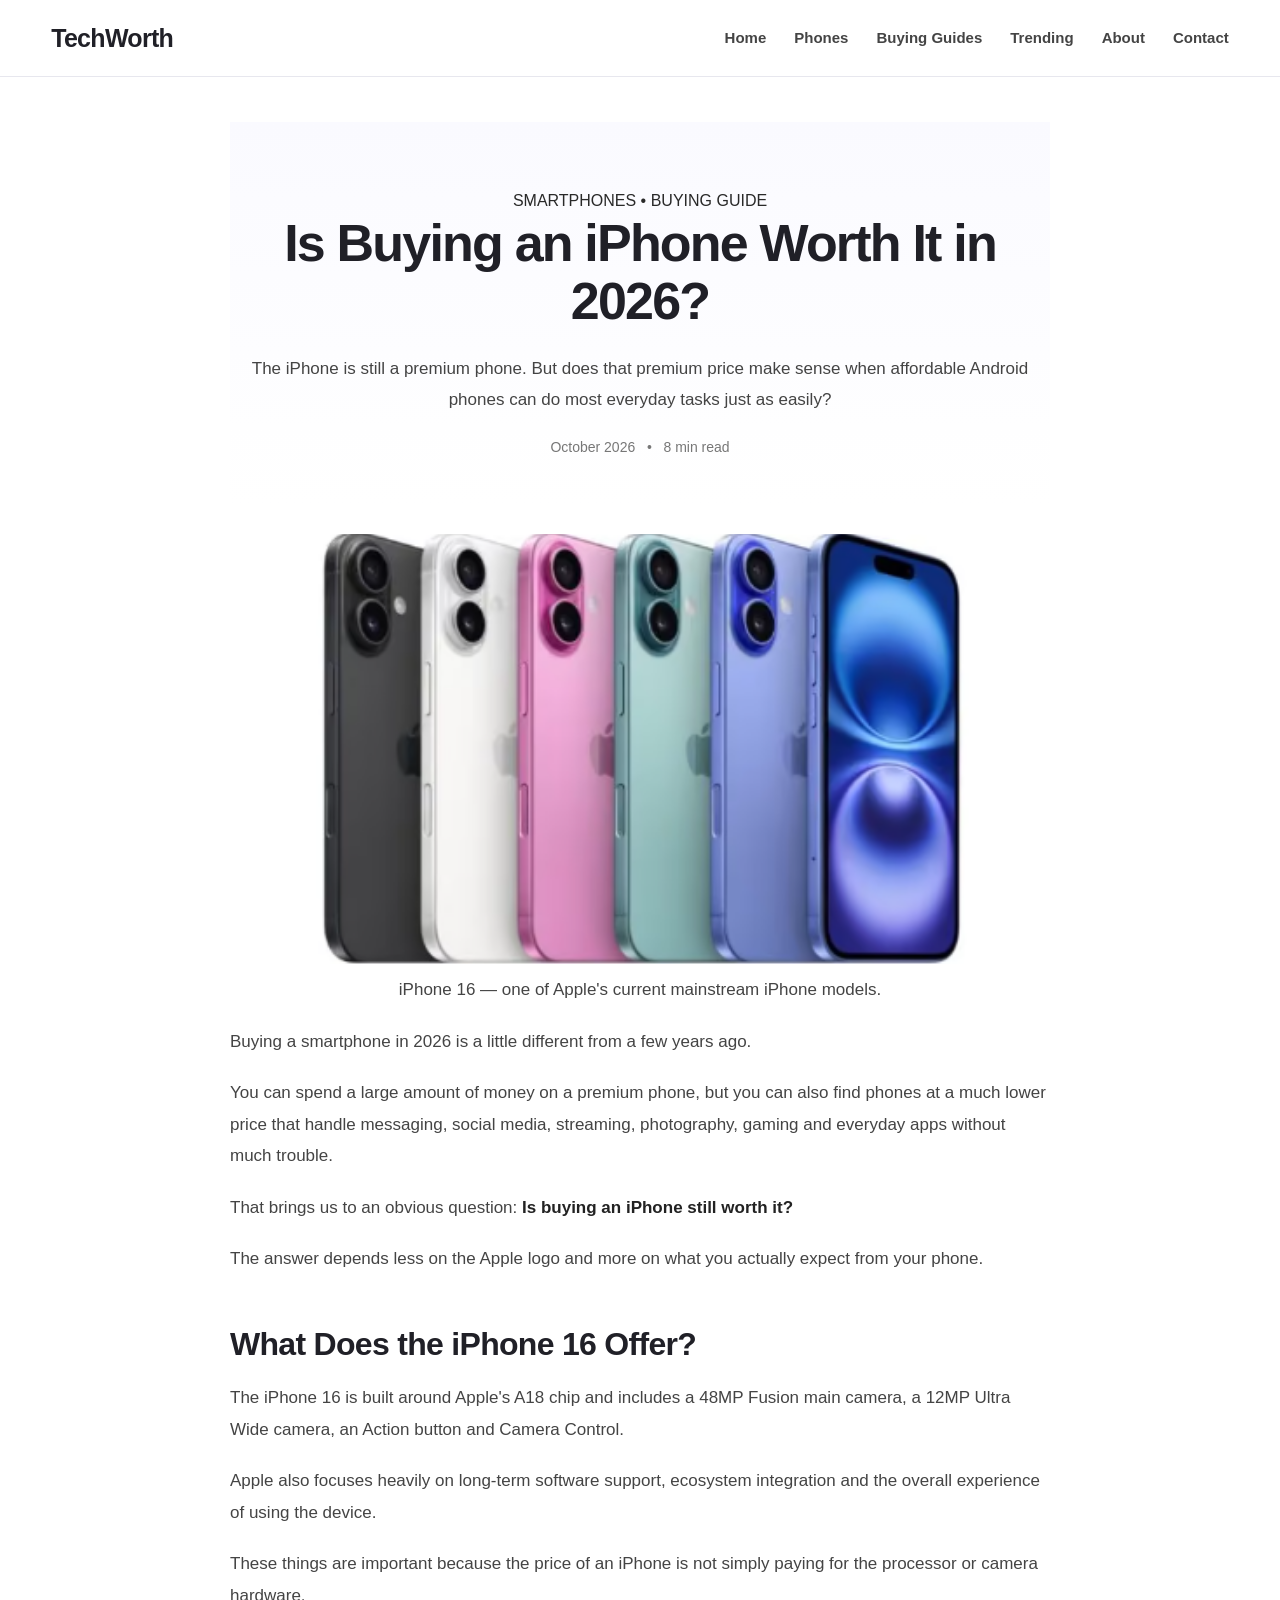
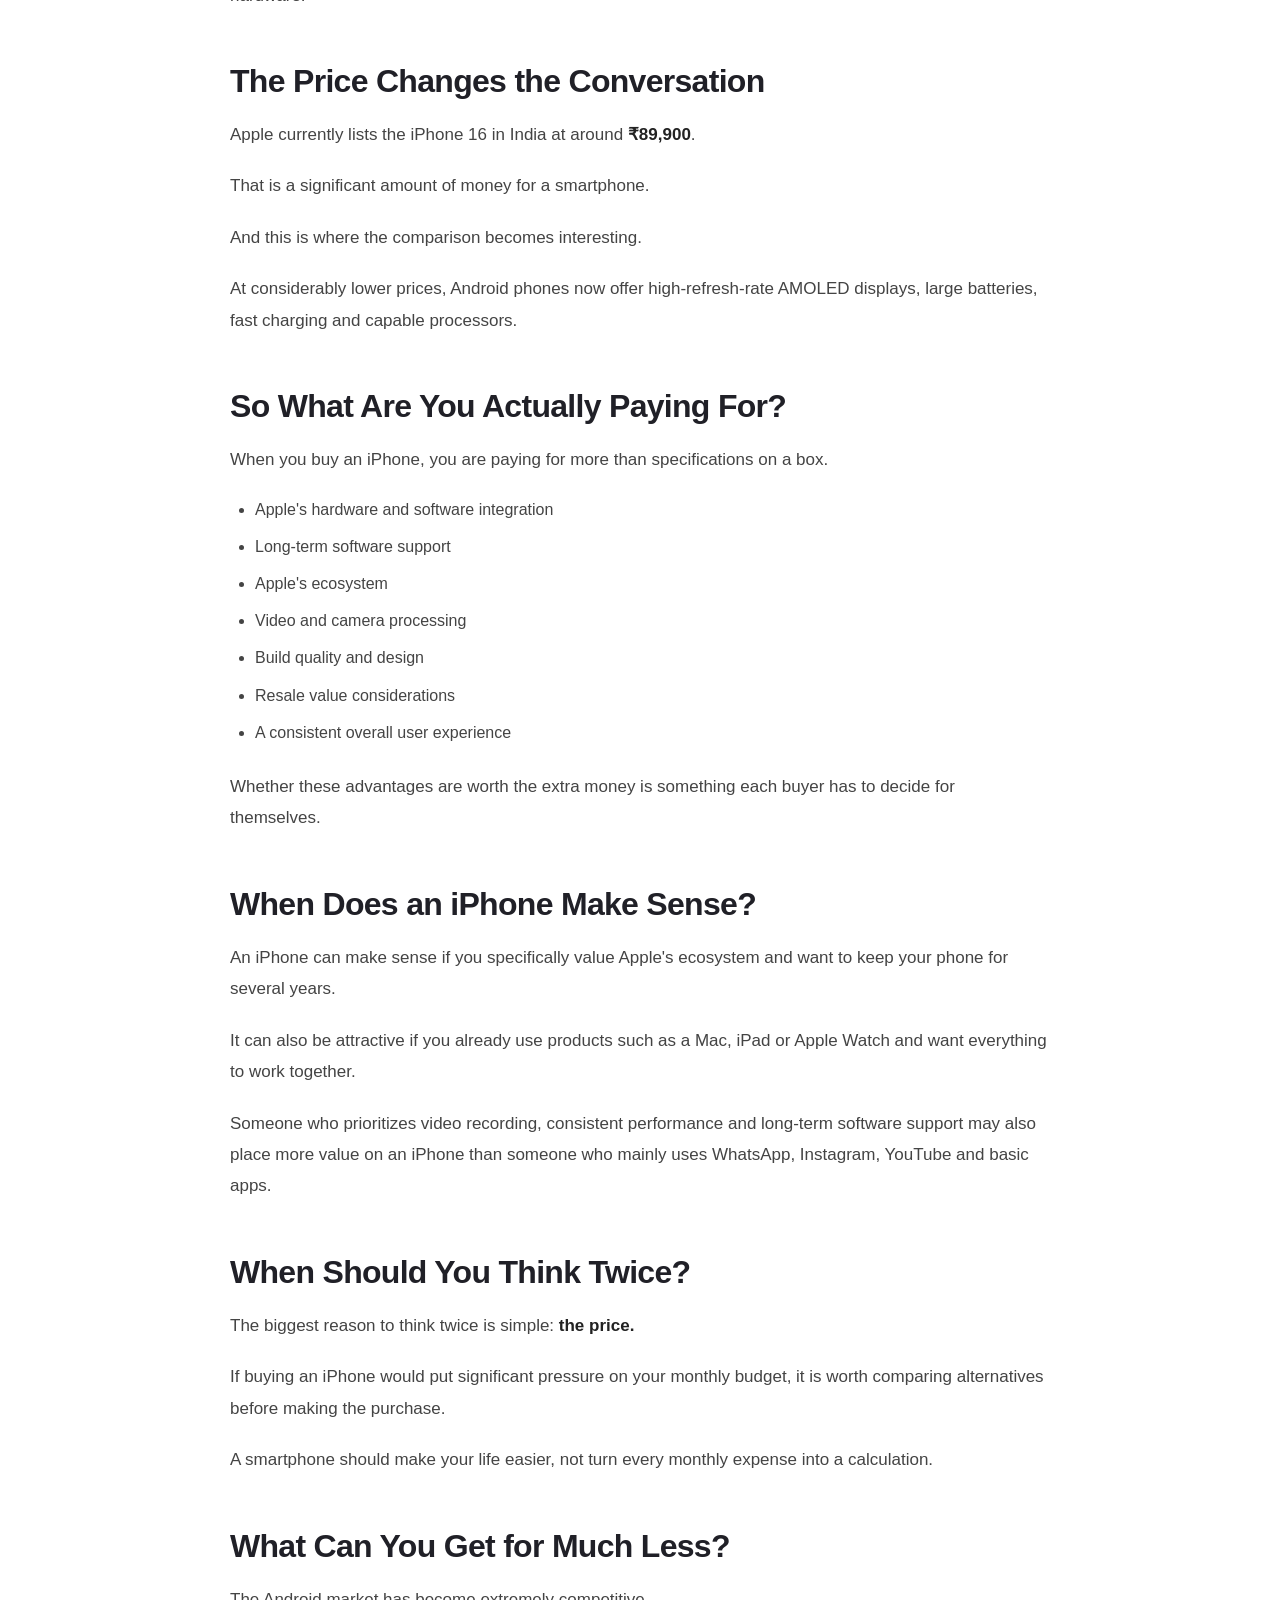
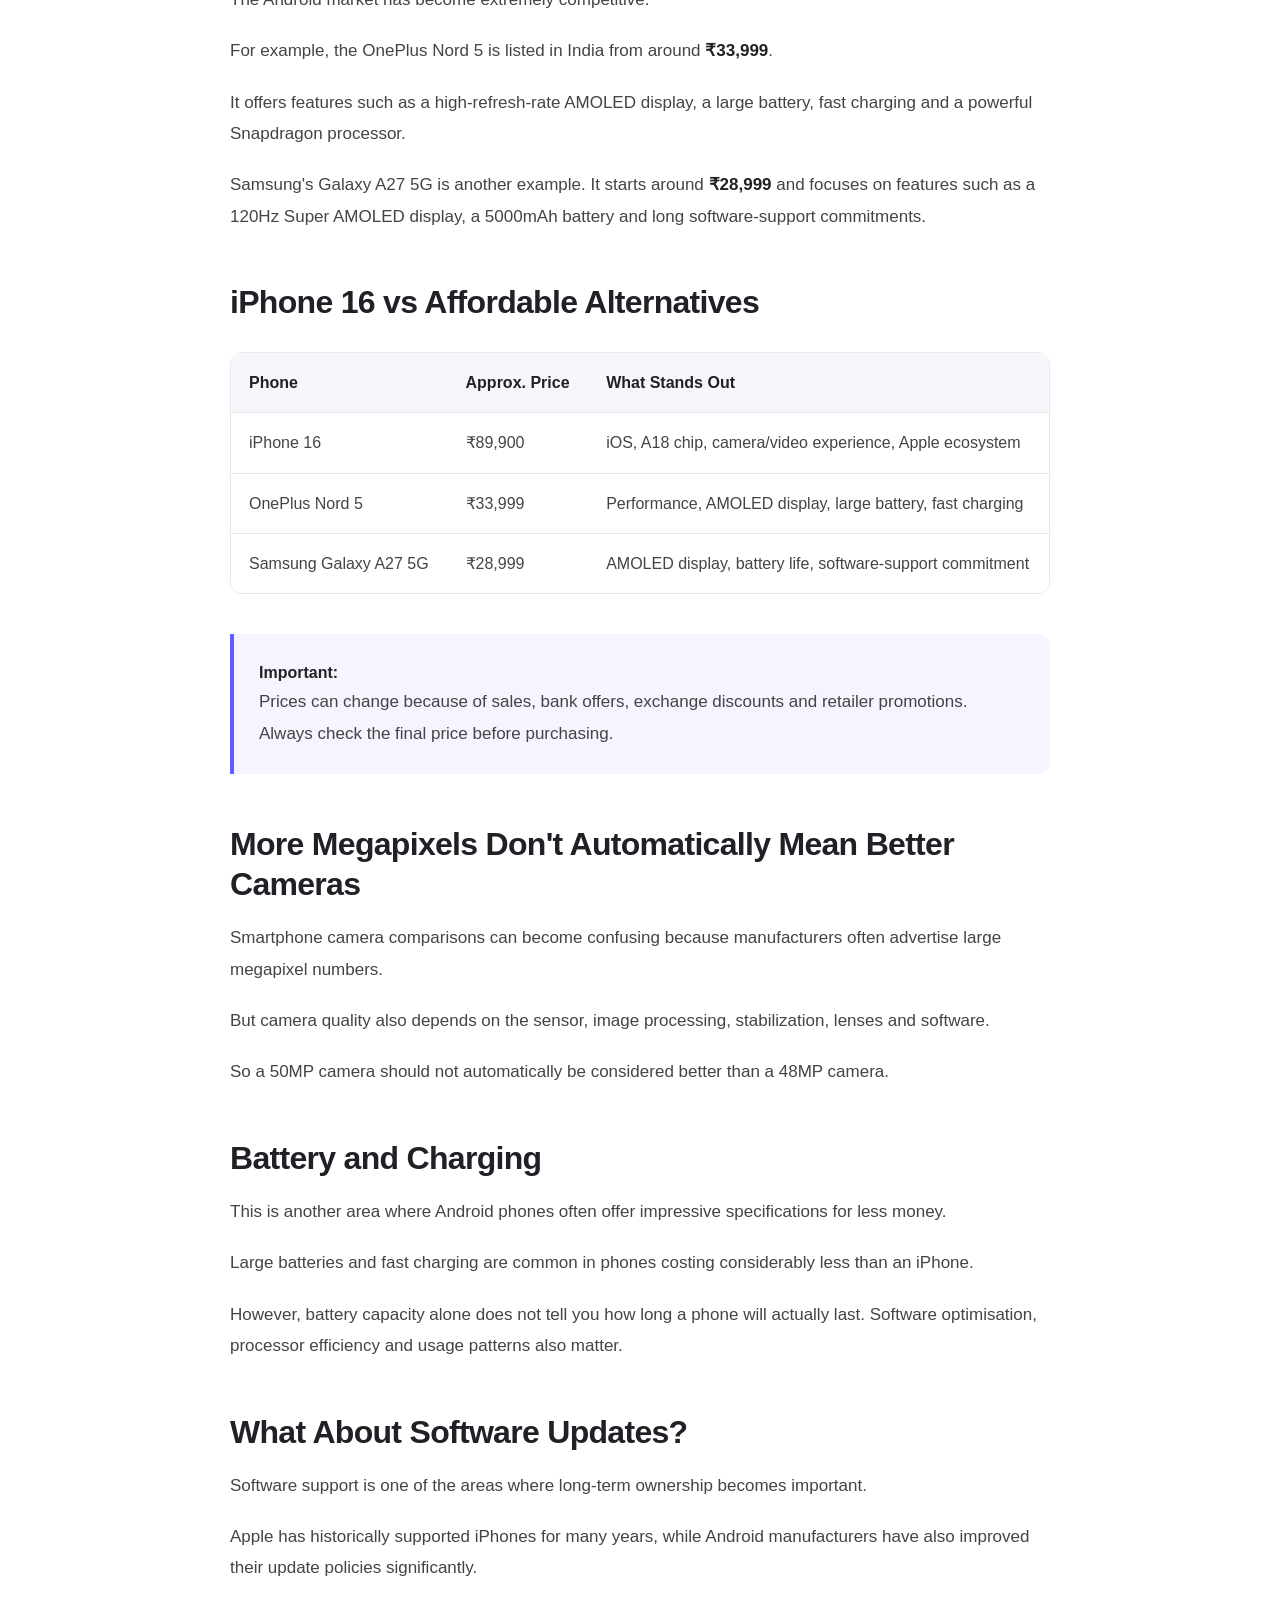
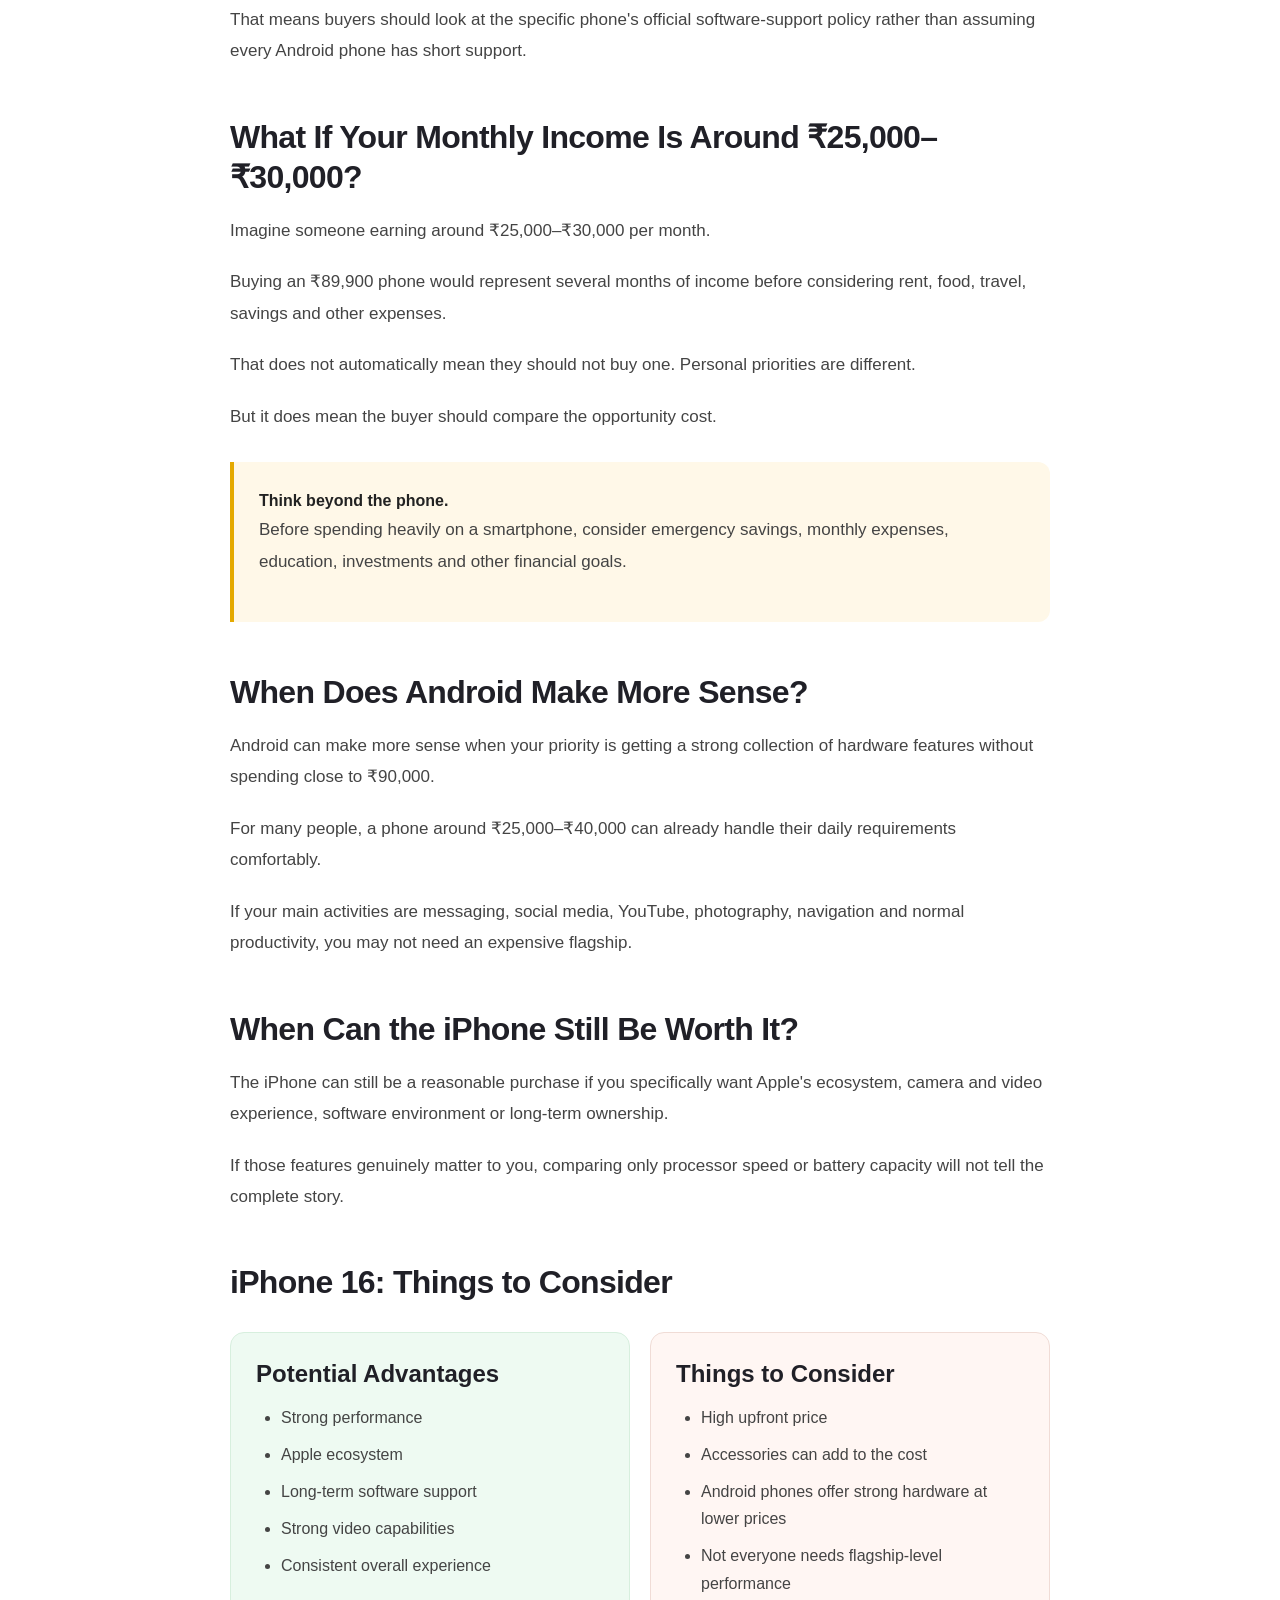
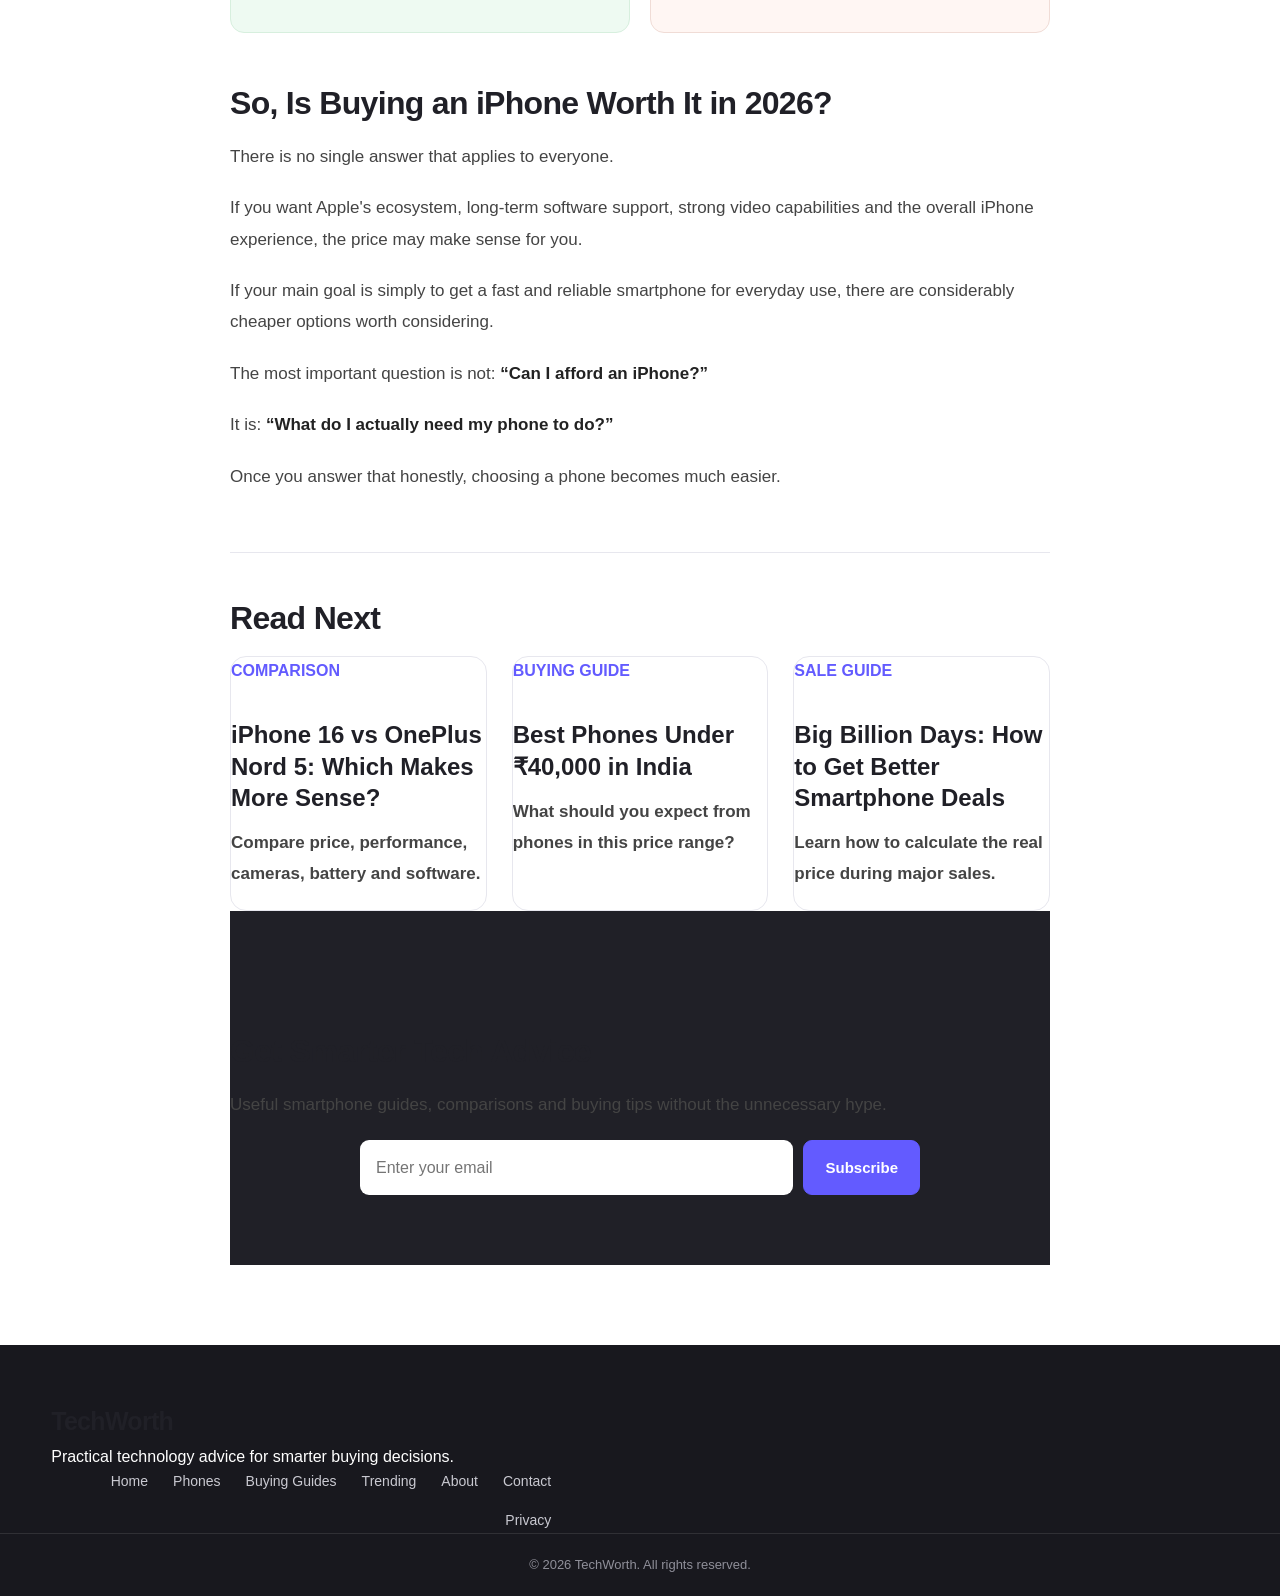
<file: article-iphone-2026.html>
<!DOCTYPE html>
<html lang="en">
<head>
    <meta charset="UTF-8">

    <meta name="viewport" content="width=device-width, initial-scale=1.0">

    <title>Is Buying an iPhone Worth It in 2026? | TechWorth</title>

    <meta
        name="description"
        content="Is buying an iPhone worth it in 2026? Compare the iPhone 16 with affordable Android phones, pricing, battery, software support and overall value."
    >

    <meta
        name="keywords"
        content="iPhone 16 2026, is iPhone worth buying, iPhone vs Android, iPhone 16 price India, best phone 2026, affordable smartphones India"
    >

    <link rel="stylesheet" href="style.css">

    <style>
        .article-cover {
            margin: 30px 0 10px;
            border-radius: 20px;
            overflow: hidden;
            background: #f5f5f7;
        }

        .article-cover img {
            width: 100%;
            height: 430px;
            object-fit: cover;
            display: block;
        }

        .image-caption {
            text-align: center;
            font-size: 13px;
            color: #777;
            margin: 10px 0 25px;
        }

        @media (max-width: 700px) {
            .article-cover img {
                height: 260px;
            }
        }
    </style>
</head>

<body>

    <!-- HEADER -->
    <header class="site-header">

        <div class="container nav-container">

            <a href="index.html" class="logo">
                TechWorth
            </a>

            <button class="menu-btn" aria-label="Open navigation">
                ☰
            </button>

            <nav class="nav-links">

                <a href="index.html">Home</a>

                <a href="phones.html">Phones</a>

                <a href="buying-guides.html">Buying Guides</a>

                <a href="trending.html">Trending</a>

                <a href="about.html">About</a>

                <a href="contact.html">Contact</a>

            </nav>

        </div>

    </header>


    <!-- ARTICLE -->
    <main class="article-page">

        <div class="container">

            <article class="article-content">

                <!-- ARTICLE HEADER -->

                <div class="article-header">

                    <span class="article-category">
                        SMARTPHONES • BUYING GUIDE
                    </span>

                    <h1>
                        Is Buying an iPhone Worth It in 2026?
                    </h1>

                    <p class="article-subtitle">
                        The iPhone is still a premium phone. But does that premium
                        price make sense when affordable Android phones can do
                        most everyday tasks just as easily?
                    </p>

                    <div class="article-meta">
                        October 2026 &nbsp; • &nbsp; 8 min read
                    </div>

                </div>


                <!-- COVER IMAGE -->

                <div class="article-cover">

                    <img src="iphone16.png" alt="iPhone 16 smartphone">

                </div>

                <p class="image-caption">
                    iPhone 16 — one of Apple's current mainstream iPhone models.
                </p>


                <!-- INTRO -->

                <p>
                    Buying a smartphone in 2026 is a little different from a few
                    years ago.
                </p>

                <p>
                    You can spend a large amount of money on a premium phone,
                    but you can also find phones at a much lower price that
                    handle messaging, social media, streaming, photography,
                    gaming and everyday apps without much trouble.
                </p>

                <p>
                    That brings us to an obvious question:
                    <strong>Is buying an iPhone still worth it?</strong>
                </p>

                <p>
                    The answer depends less on the Apple logo and more on
                    what you actually expect from your phone.
                </p>


                <!-- SECTION -->

                <h2>What Does the iPhone 16 Offer?</h2>

                <p>
                    The iPhone 16 is built around Apple's A18 chip and includes
                    a 48MP Fusion main camera, a 12MP Ultra Wide camera,
                    an Action button and Camera Control.
                </p>

                <p>
                    Apple also focuses heavily on long-term software support,
                    ecosystem integration and the overall experience of using
                    the device.
                </p>

                <p>
                    These things are important because the price of an iPhone
                    is not simply paying for the processor or camera hardware.
                </p>


                <!-- PRICE -->

                <h2>The Price Changes the Conversation</h2>

                <p>
                    Apple currently lists the iPhone 16 in India at around
                    <strong>₹89,900</strong>.
                </p>

                <p>
                    That is a significant amount of money for a smartphone.
                </p>

                <p>
                    And this is where the comparison becomes interesting.
                </p>

                <p>
                    At considerably lower prices, Android phones now offer
                    high-refresh-rate AMOLED displays, large batteries,
                    fast charging and capable processors.
                </p>


                <!-- WHAT YOU PAY FOR -->

                <h2>So What Are You Actually Paying For?</h2>

                <p>
                    When you buy an iPhone, you are paying for more than
                    specifications on a box.
                </p>

                <ul>
                    <li>Apple's hardware and software integration</li>
                    <li>Long-term software support</li>
                    <li>Apple's ecosystem</li>
                    <li>Video and camera processing</li>
                    <li>Build quality and design</li>
                    <li>Resale value considerations</li>
                    <li>A consistent overall user experience</li>
                </ul>

                <p>
                    Whether these advantages are worth the extra money is
                    something each buyer has to decide for themselves.
                </p>


                <!-- WHEN IT MAKES SENSE -->

                <h2>When Does an iPhone Make Sense?</h2>

                <p>
                    An iPhone can make sense if you specifically value Apple's
                    ecosystem and want to keep your phone for several years.
                </p>

                <p>
                    It can also be attractive if you already use products such
                    as a Mac, iPad or Apple Watch and want everything to work
                    together.
                </p>

                <p>
                    Someone who prioritizes video recording, consistent
                    performance and long-term software support may also place
                    more value on an iPhone than someone who mainly uses
                    WhatsApp, Instagram, YouTube and basic apps.
                </p>


                <!-- THINK TWICE -->

                <h2>When Should You Think Twice?</h2>

                <p>
                    The biggest reason to think twice is simple:
                    <strong>the price.</strong>
                </p>

                <p>
                    If buying an iPhone would put significant pressure on your
                    monthly budget, it is worth comparing alternatives before
                    making the purchase.
                </p>

                <p>
                    A smartphone should make your life easier, not turn every
                    monthly expense into a calculation.
                </p>


                <!-- ALTERNATIVES -->

                <h2>What Can You Get for Much Less?</h2>

                <p>
                    The Android market has become extremely competitive.
                </p>

                <p>
                    For example, the OnePlus Nord 5 is listed in India from
                    around <strong>₹33,999</strong>.
                </p>

                <p>
                    It offers features such as a high-refresh-rate AMOLED
                    display, a large battery, fast charging and a powerful
                    Snapdragon processor.
                </p>

                <p>
                    Samsung's Galaxy A27 5G is another example. It starts
                    around <strong>₹28,999</strong> and focuses on features
                    such as a 120Hz Super AMOLED display, a 5000mAh battery
                    and long software-support commitments.
                </p>


                <!-- COMPARISON -->

                <h2>iPhone 16 vs Affordable Alternatives</h2>

                <div class="table-wrapper">

                    <table class="comparison-table">

                        <thead>
                            <tr>
                                <th>Phone</th>
                                <th>Approx. Price</th>
                                <th>What Stands Out</th>
                            </tr>
                        </thead>

                        <tbody>

                            <tr>
                                <td>iPhone 16</td>
                                <td>₹89,900</td>
                                <td>
                                    iOS, A18 chip, camera/video experience,
                                    Apple ecosystem
                                </td>
                            </tr>

                            <tr>
                                <td>OnePlus Nord 5</td>
                                <td>₹33,999</td>
                                <td>
                                    Performance, AMOLED display, large battery,
                                    fast charging
                                </td>
                            </tr>

                            <tr>
                                <td>Samsung Galaxy A27 5G</td>
                                <td>₹28,999</td>
                                <td>
                                    AMOLED display, battery life,
                                    software-support commitment
                                </td>
                            </tr>

                        </tbody>

                    </table>

                </div>


                <div class="highlight-box">

                    <strong>Important:</strong>

                    <p>
                        Prices can change because of sales, bank offers,
                        exchange discounts and retailer promotions. Always
                        check the final price before purchasing.
                    </p>

                </div>


                <!-- CAMERA -->

                <h2>More Megapixels Don't Automatically Mean Better Cameras</h2>

                <p>
                    Smartphone camera comparisons can become confusing because
                    manufacturers often advertise large megapixel numbers.
                </p>

                <p>
                    But camera quality also depends on the sensor, image
                    processing, stabilization, lenses and software.
                </p>

                <p>
                    So a 50MP camera should not automatically be considered
                    better than a 48MP camera.
                </p>


                <!-- BATTERY -->

                <h2>Battery and Charging</h2>

                <p>
                    This is another area where Android phones often offer
                    impressive specifications for less money.
                </p>

                <p>
                    Large batteries and fast charging are common in phones
                    costing considerably less than an iPhone.
                </p>

                <p>
                    However, battery capacity alone does not tell you how long
                    a phone will actually last. Software optimisation,
                    processor efficiency and usage patterns also matter.
                </p>


                <!-- SOFTWARE -->

                <h2>What About Software Updates?</h2>

                <p>
                    Software support is one of the areas where long-term
                    ownership becomes important.
                </p>

                <p>
                    Apple has historically supported iPhones for many years,
                    while Android manufacturers have also improved their
                    update policies significantly.
                </p>

                <p>
                    That means buyers should look at the specific phone's
                    official software-support policy rather than assuming
                    every Android phone has short support.
                </p>


                <!-- BUDGET -->

                <h2>What If Your Monthly Income Is Around ₹25,000–₹30,000?</h2>

                <p>
                    Imagine someone earning around ₹25,000–₹30,000 per month.
                </p>

                <p>
                    Buying an ₹89,900 phone would represent several months of
                    income before considering rent, food, travel, savings and
                    other expenses.
                </p>

                <p>
                    That does not automatically mean they should not buy one.
                    Personal priorities are different.
                </p>

                <p>
                    But it does mean the buyer should compare the opportunity
                    cost.
                </p>

                <div class="warning-box">

                    <strong>Think beyond the phone.</strong>

                    <p>
                        Before spending heavily on a smartphone, consider
                        emergency savings, monthly expenses, education,
                        investments and other financial goals.
                    </p>

                </div>


                <!-- ANDROID -->

                <h2>When Does Android Make More Sense?</h2>

                <p>
                    Android can make more sense when your priority is getting
                    a strong collection of hardware features without spending
                    close to ₹90,000.
                </p>

                <p>
                    For many people, a phone around ₹25,000–₹40,000 can already
                    handle their daily requirements comfortably.
                </p>

                <p>
                    If your main activities are messaging, social media,
                    YouTube, photography, navigation and normal productivity,
                    you may not need an expensive flagship.
                </p>


                <!-- IPHONE -->

                <h2>When Can the iPhone Still Be Worth It?</h2>

                <p>
                    The iPhone can still be a reasonable purchase if you
                    specifically want Apple's ecosystem, camera and video
                    experience, software environment or long-term ownership.
                </p>

                <p>
                    If those features genuinely matter to you, comparing only
                    processor speed or battery capacity will not tell the
                    complete story.
                </p>


                <!-- PROS CONS -->

                <h2>iPhone 16: Things to Consider</h2>

                <div class="pros-cons">

                    <div class="pros">

                        <h3>Potential Advantages</h3>

                        <ul>
                            <li>Strong performance</li>
                            <li>Apple ecosystem</li>
                            <li>Long-term software support</li>
                            <li>Strong video capabilities</li>
                            <li>Consistent overall experience</li>
                        </ul>

                    </div>

                    <div class="cons">

                        <h3>Things to Consider</h3>

                        <ul>
                            <li>High upfront price</li>
                            <li>Accessories can add to the cost</li>
                            <li>Android phones offer strong hardware at lower prices</li>
                            <li>Not everyone needs flagship-level performance</li>
                        </ul>

                    </div>

                </div>


                <!-- FINAL THOUGHTS -->

                <h2>So, Is Buying an iPhone Worth It in 2026?</h2>

                <p>
                    There is no single answer that applies to everyone.
                </p>

                <p>
                    If you want Apple's ecosystem, long-term software support,
                    strong video capabilities and the overall iPhone
                    experience, the price may make sense for you.
                </p>

                <p>
                    If your main goal is simply to get a fast and reliable
                    smartphone for everyday use, there are considerably cheaper
                    options worth considering.
                </p>

                <p>
                    The most important question is not:
                    <strong>“Can I afford an iPhone?”</strong>
                </p>

                <p>
                    It is:
                    <strong>“What do I actually need my phone to do?”</strong>
                </p>

                <p>
                    Once you answer that honestly, choosing a phone becomes
                    much easier.
                </p>


                <!-- RELATED ARTICLES -->

                <section class="related-articles">

                    <h2>Read Next</h2>

                    <div class="article-grid">

                        <a
                            href="article-iphone-vs-nord5.html"
                            class="article-card"
                        >

                            <span class="article-category">
                                COMPARISON
                            </span>

                            <h3>
                                iPhone 16 vs OnePlus Nord 5:
                                Which Makes More Sense?
                            </h3>

                            <p>
                                Compare price, performance, cameras,
                                battery and software.
                            </p>

                        </a>


                        <a
                            href="article-best-phones-40000.html"
                            class="article-card"
                        >

                            <span class="article-category">
                                BUYING GUIDE
                            </span>

                            <h3>
                                Best Phones Under ₹40,000 in India
                            </h3>

                            <p>
                                What should you expect from phones in
                                this price range?
                            </p>

                        </a>


                        <a
                            href="article-big-billion-days.html"
                            class="article-card"
                        >

                            <span class="article-category">
                                SALE GUIDE
                            </span>

                            <h3>
                                Big Billion Days:
                                How to Get Better Smartphone Deals
                            </h3>

                            <p>
                                Learn how to calculate the real price
                                during major sales.
                            </p>

                        </a>

                    </div>

                </section>


                <!-- NEWSLETTER -->

                <section class="newsletter">

                    <h2>Get Smarter Tech Advice</h2>

                    <p>
                        Useful smartphone guides, comparisons and buying
                        tips without the unnecessary hype.
                    </p>

                    <form class="newsletter-form">

                        <input
                            type="email"
                            placeholder="Enter your email"
                            required
                        >

                        <button type="submit" class="btn">
                            Subscribe
                        </button>

                    </form>

                </section>

            </article>

        </div>

    </main>


    <!-- FOOTER -->

    <footer class="site-footer">

        <div class="container footer-content">

            <div>

                <div class="logo">
                    TechWorth
                </div>

                <p>
                    Practical technology advice for smarter buying decisions.
                </p>

            </div>


            <div class="footer-links">

                <a href="index.html">Home</a>

                <a href="phones.html">Phones</a>

                <a href="buying-guides.html">Buying Guides</a>

                <a href="trending.html">Trending</a>

                <a href="about.html">About</a>

                <a href="contact.html">Contact</a>

                <a href="privacy.html">Privacy</a>

            </div>

        </div>


        <div class="footer-bottom">

            <p>
                © <span class="current-year"></span> TechWorth.
                All rights reserved.
            </p>

        </div>

    </footer>


    <script src="script.js"></script>

</body>
</html>
</file>
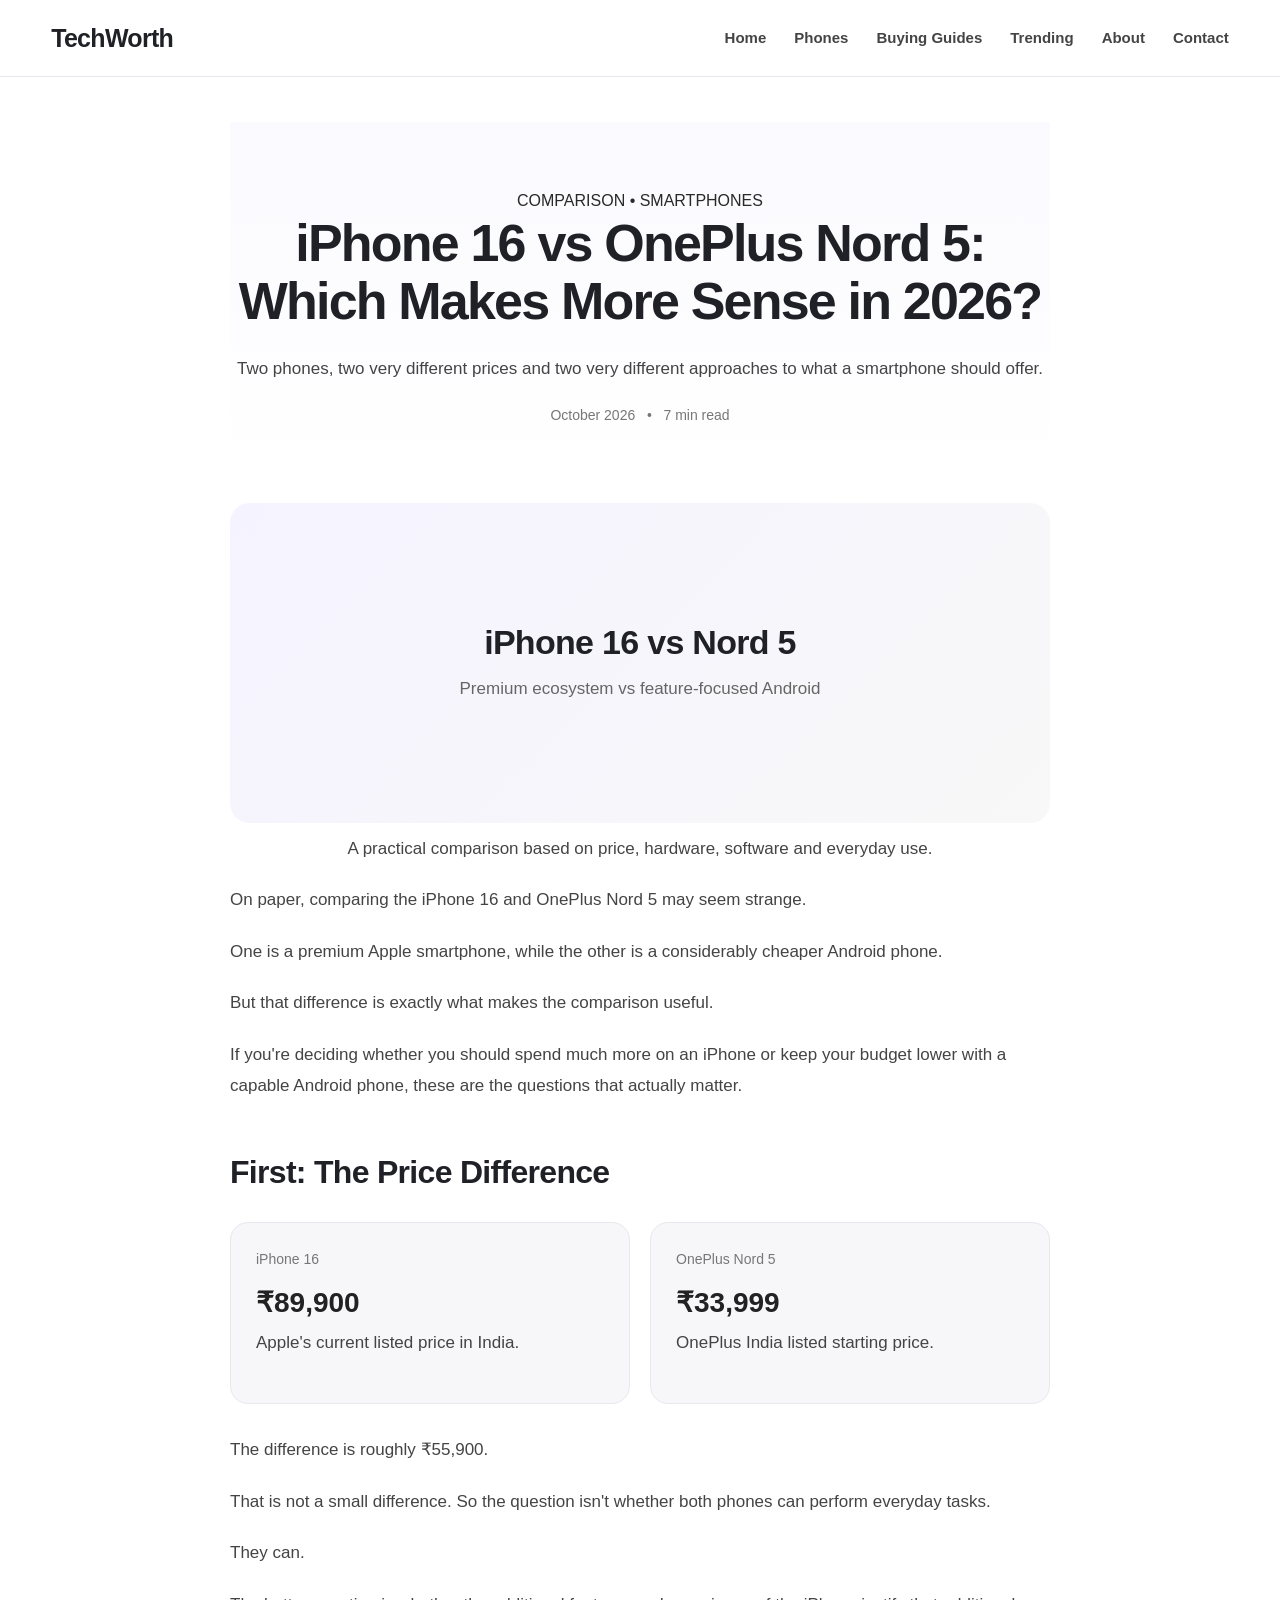
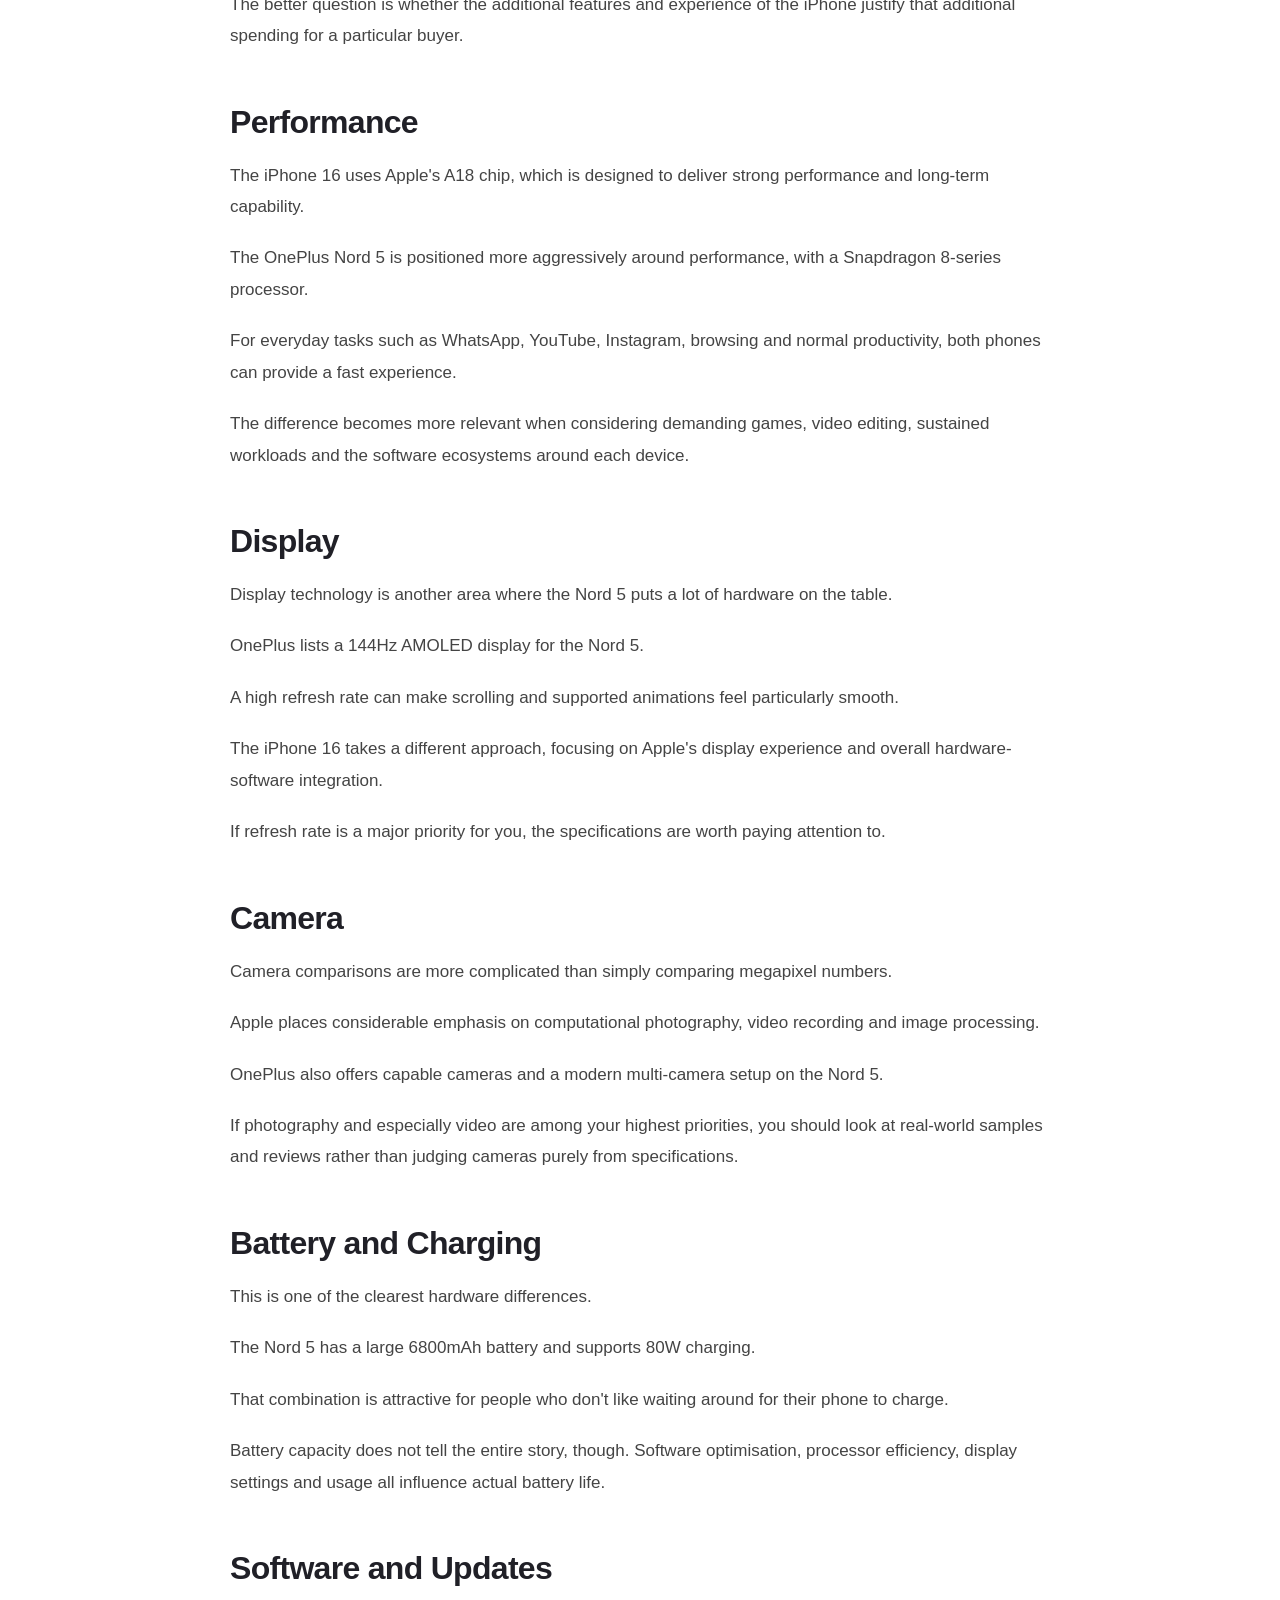
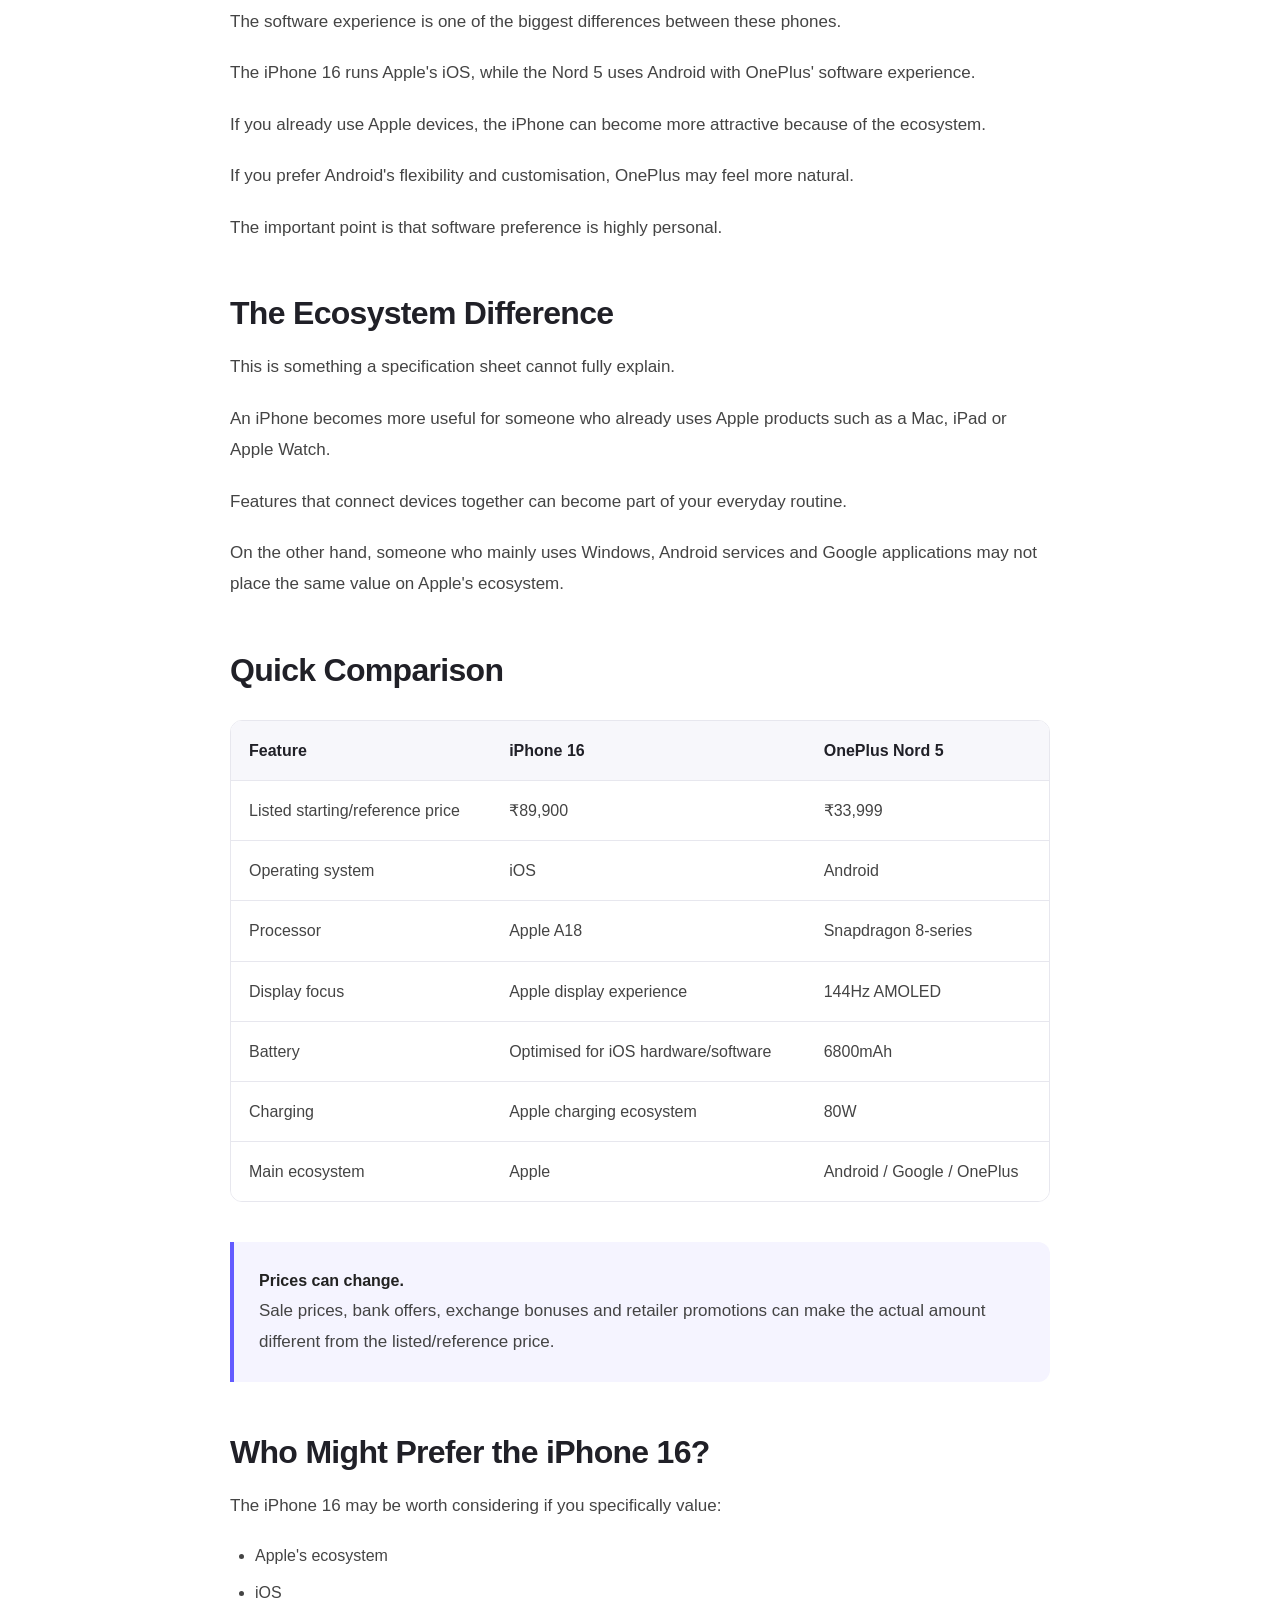
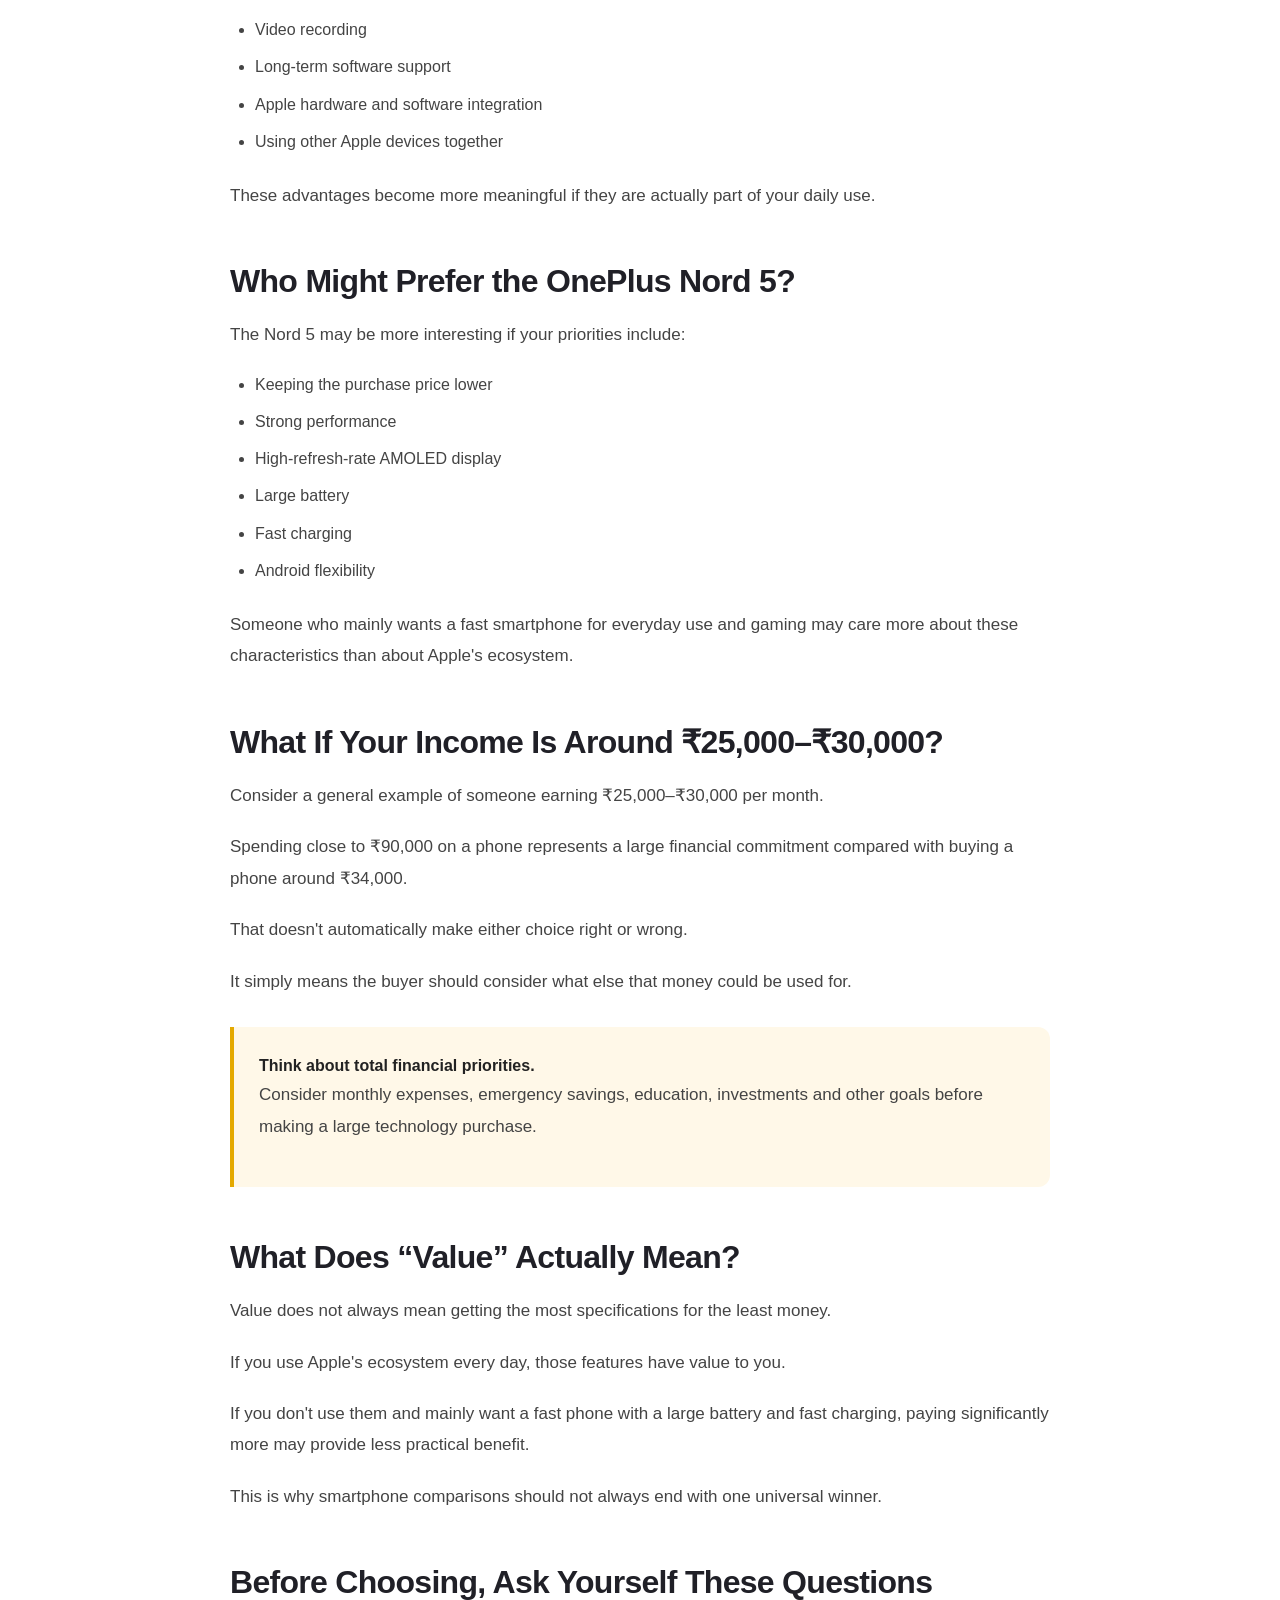
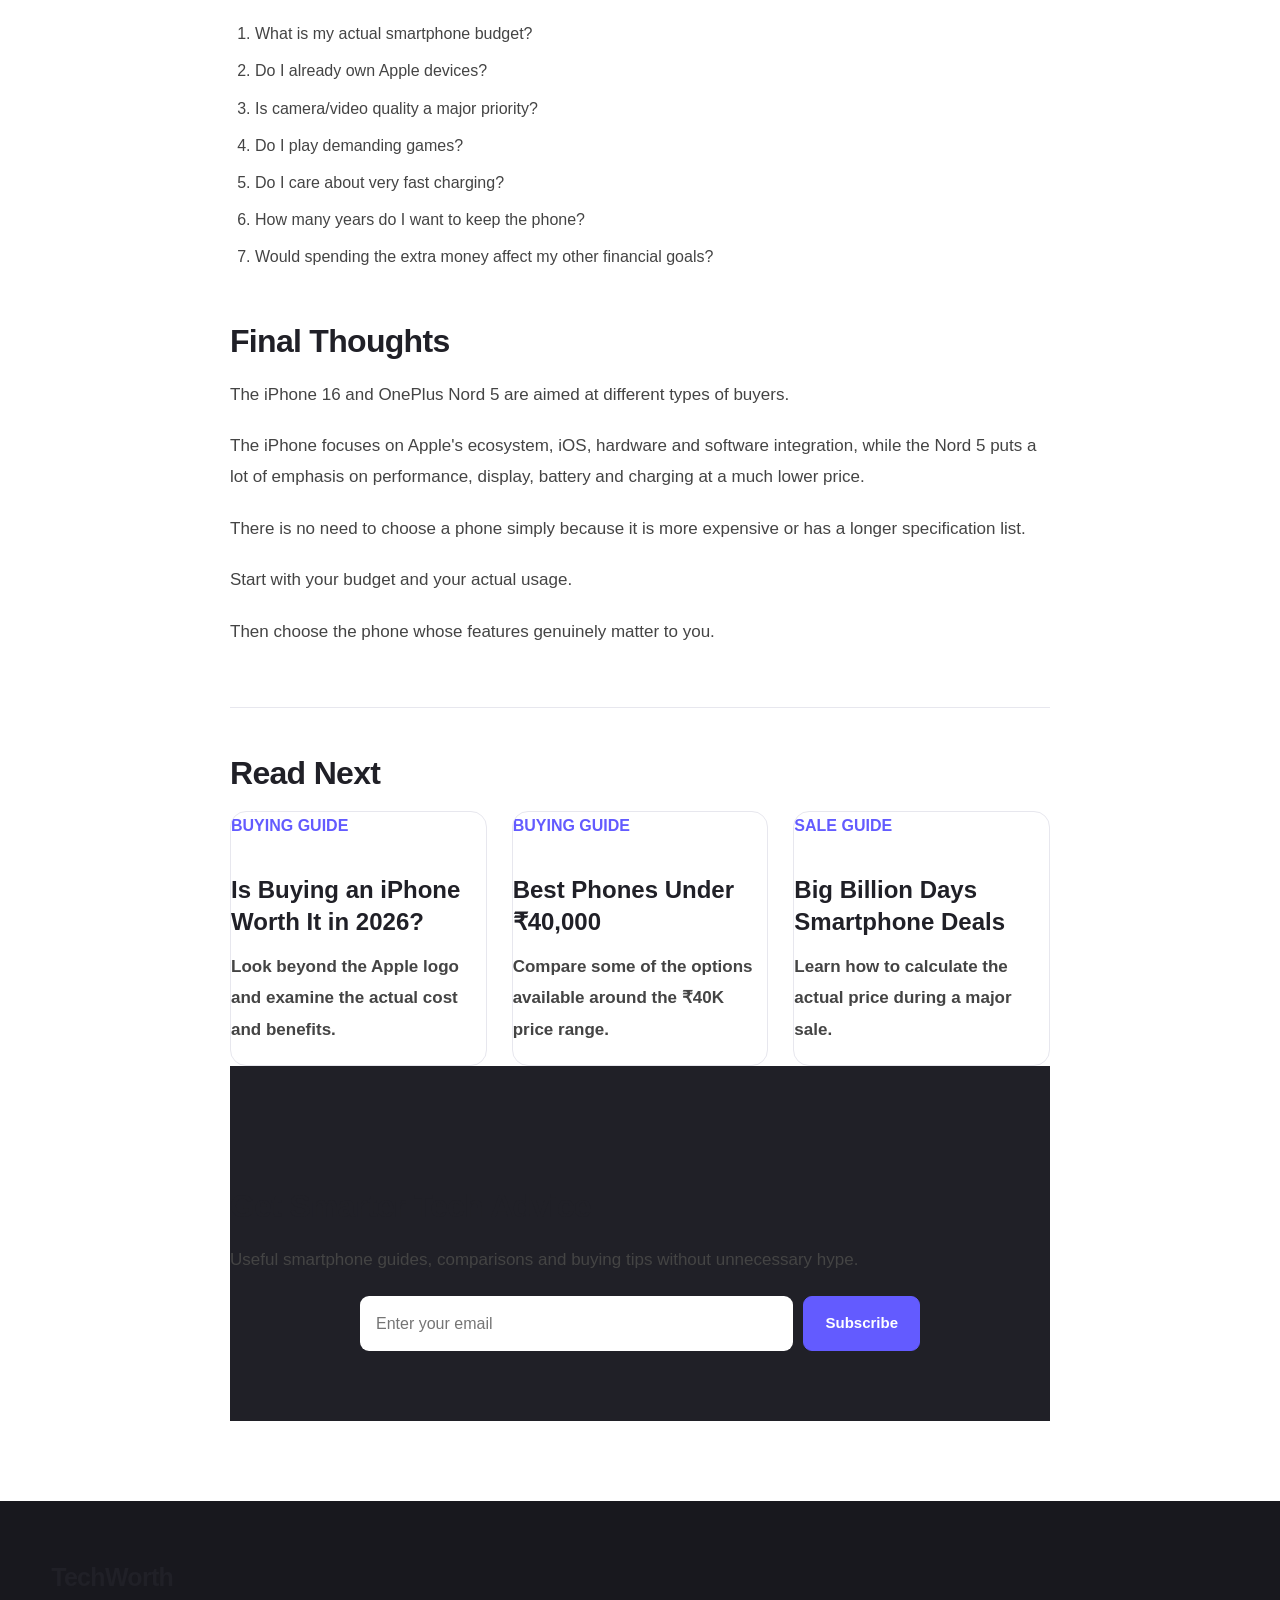
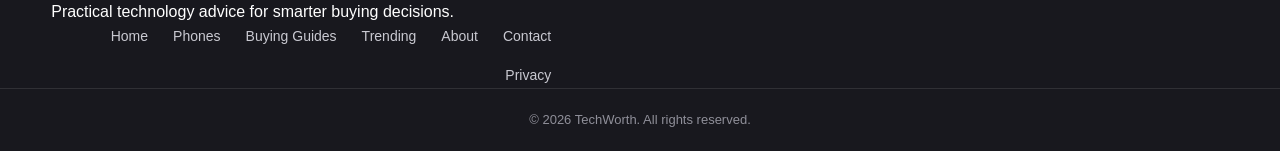
<file: article-iphone-vs-nord5.html>
<!DOCTYPE html>
<html lang="en">
<head>
    <meta charset="UTF-8">

    <meta name="viewport" content="width=device-width, initial-scale=1.0">

    <title>iPhone 16 vs OnePlus Nord 5: Which Makes More Sense in 2026? | TechWorth</title>

    <meta
        name="description"
        content="iPhone 16 vs OnePlus Nord 5 in 2026: compare price, performance, display, cameras, battery, software and overall value before buying."
    >

    <meta
        name="keywords"
        content="iPhone 16 vs OnePlus Nord 5, iPhone 16 comparison, OnePlus Nord 5 comparison, iPhone vs Android 2026, smartphone comparison India"
    >

    <link rel="stylesheet" href="style.css">

    <style>
        .article-cover {
            margin: 30px 0 10px;
            border-radius: 20px;
            overflow: hidden;
            background: #f5f5f7;
        }

        .comparison-visual {
            min-height: 320px;
            display: flex;
            align-items: center;
            justify-content: center;
            text-align: center;
            padding: 40px 25px;
            background: linear-gradient(135deg, #f5f3ff, #f8f8f8);
        }

        .comparison-visual h2 {
            margin: 0 0 10px;
            font-size: 34px;
        }

        .comparison-visual p {
            margin: 0;
            color: #666;
        }

        .image-caption {
            text-align: center;
            font-size: 13px;
            color: #777;
            margin: 10px 0 25px;
        }

        .price-highlight {
            display: grid;
            grid-template-columns: 1fr 1fr;
            gap: 20px;
            margin: 30px 0;
        }

        .price-card {
            padding: 25px;
            border-radius: 18px;
            background: #f7f7f9;
            border: 1px solid #e8e8ed;
        }

        .price-card span {
            display: block;
            font-size: 14px;
            color: #777;
            margin-bottom: 8px;
        }

        .price-card strong {
            font-size: 28px;
        }

        @media (max-width: 650px) {
            .price-highlight {
                grid-template-columns: 1fr;
            }

            .comparison-visual {
                min-height: 240px;
            }

            .comparison-visual h2 {
                font-size: 26px;
            }
        }
    </style>
</head>

<body>

    <!-- HEADER -->

    <header class="site-header">

        <div class="container nav-container">

            <a href="index.html" class="logo">
                TechWorth
            </a>

            <button class="menu-btn" aria-label="Open navigation">
                ☰
            </button>

            <nav class="nav-links">

                <a href="index.html">Home</a>

                <a href="phones.html">Phones</a>

                <a href="buying-guides.html">Buying Guides</a>

                <a href="trending.html">Trending</a>

                <a href="about.html">About</a>

                <a href="contact.html">Contact</a>

            </nav>

        </div>

    </header>


    <!-- ARTICLE -->

    <main class="article-page">

        <div class="container">

            <article class="article-content">

                <!-- ARTICLE HEADER -->

                <div class="article-header">

                    <span class="article-category">
                        COMPARISON • SMARTPHONES
                    </span>

                    <h1>
                        iPhone 16 vs OnePlus Nord 5:
                        Which Makes More Sense in 2026?
                    </h1>

                    <p class="article-subtitle">
                        Two phones, two very different prices and two very
                        different approaches to what a smartphone should offer.
                    </p>

                    <div class="article-meta">
                        October 2026 &nbsp; • &nbsp; 7 min read
                    </div>

                </div>


                <!-- VISUAL -->

                <div class="article-cover">

                    <div class="comparison-visual">

                        <div>

                            <h2>
                                iPhone 16 vs Nord 5
                            </h2>

                            <p>
                                Premium ecosystem vs feature-focused Android
                            </p>

                        </div>

                    </div>

                </div>

                <p class="image-caption">
                    A practical comparison based on price, hardware,
                    software and everyday use.
                </p>


                <!-- INTRO -->

                <p>
                    On paper, comparing the iPhone 16 and OnePlus Nord 5 may
                    seem strange.
                </p>

                <p>
                    One is a premium Apple smartphone, while the other is a
                    considerably cheaper Android phone.
                </p>

                <p>
                    But that difference is exactly what makes the comparison
                    useful.
                </p>

                <p>
                    If you're deciding whether you should spend much more
                    on an iPhone or keep your budget lower with a capable
                    Android phone, these are the questions that actually
                    matter.
                </p>


                <!-- PRICE -->

                <h2>First: The Price Difference</h2>

                <div class="price-highlight">

                    <div class="price-card">

                        <span>
                            iPhone 16
                        </span>

                        <strong>
                            ₹89,900
                        </strong>

                        <p>
                            Apple's current listed price in India.
                        </p>

                    </div>


                    <div class="price-card">

                        <span>
                            OnePlus Nord 5
                        </span>

                        <strong>
                            ₹33,999
                        </strong>

                        <p>
                            OnePlus India listed starting price.
                        </p>

                    </div>

                </div>

                <p>
                    The difference is roughly ₹55,900.
                </p>

                <p>
                    That is not a small difference. So the question isn't
                    whether both phones can perform everyday tasks.
                </p>

                <p>
                    They can.
                </p>

                <p>
                    The better question is whether the additional features
                    and experience of the iPhone justify that additional
                    spending for a particular buyer.
                </p>


                <!-- PERFORMANCE -->

                <h2>Performance</h2>

                <p>
                    The iPhone 16 uses Apple's A18 chip, which is designed to
                    deliver strong performance and long-term capability.
                </p>

                <p>
                    The OnePlus Nord 5 is positioned more aggressively around
                    performance, with a Snapdragon 8-series processor.
                </p>

                <p>
                    For everyday tasks such as WhatsApp, YouTube, Instagram,
                    browsing and normal productivity, both phones can provide
                    a fast experience.
                </p>

                <p>
                    The difference becomes more relevant when considering
                    demanding games, video editing, sustained workloads and
                    the software ecosystems around each device.
                </p>


                <!-- DISPLAY -->

                <h2>Display</h2>

                <p>
                    Display technology is another area where the Nord 5 puts
                    a lot of hardware on the table.
                </p>

                <p>
                    OnePlus lists a 144Hz AMOLED display for the Nord 5.
                </p>

                <p>
                    A high refresh rate can make scrolling and supported
                    animations feel particularly smooth.
                </p>

                <p>
                    The iPhone 16 takes a different approach, focusing on
                    Apple's display experience and overall hardware-software
                    integration.
                </p>

                <p>
                    If refresh rate is a major priority for you, the
                    specifications are worth paying attention to.
                </p>


                <!-- CAMERA -->

                <h2>Camera</h2>

                <p>
                    Camera comparisons are more complicated than simply
                    comparing megapixel numbers.
                </p>

                <p>
                    Apple places considerable emphasis on computational
                    photography, video recording and image processing.
                </p>

                <p>
                    OnePlus also offers capable cameras and a modern
                    multi-camera setup on the Nord 5.
                </p>

                <p>
                    If photography and especially video are among your
                    highest priorities, you should look at real-world
                    samples and reviews rather than judging cameras purely
                    from specifications.
                </p>


                <!-- BATTERY -->

                <h2>Battery and Charging</h2>

                <p>
                    This is one of the clearest hardware differences.
                </p>

                <p>
                    The Nord 5 has a large 6800mAh battery and supports
                    80W charging.
                </p>

                <p>
                    That combination is attractive for people who don't
                    like waiting around for their phone to charge.
                </p>

                <p>
                    Battery capacity does not tell the entire story, though.
                    Software optimisation, processor efficiency, display
                    settings and usage all influence actual battery life.
                </p>


                <!-- SOFTWARE -->

                <h2>Software and Updates</h2>

                <p>
                    The software experience is one of the biggest differences
                    between these phones.
                </p>

                <p>
                    The iPhone 16 runs Apple's iOS, while the Nord 5 uses
                    Android with OnePlus' software experience.
                </p>

                <p>
                    If you already use Apple devices, the iPhone can become
                    more attractive because of the ecosystem.
                </p>

                <p>
                    If you prefer Android's flexibility and customisation,
                    OnePlus may feel more natural.
                </p>

                <p>
                    The important point is that software preference is highly
                    personal.
                </p>


                <!-- ECOSYSTEM -->

                <h2>The Ecosystem Difference</h2>

                <p>
                    This is something a specification sheet cannot fully
                    explain.
                </p>

                <p>
                    An iPhone becomes more useful for someone who already
                    uses Apple products such as a Mac, iPad or Apple Watch.
                </p>

                <p>
                    Features that connect devices together can become part of
                    your everyday routine.
                </p>

                <p>
                    On the other hand, someone who mainly uses Windows,
                    Android services and Google applications may not place
                    the same value on Apple's ecosystem.
                </p>


                <!-- TABLE -->

                <h2>Quick Comparison</h2>

                <div class="table-wrapper">

                    <table class="comparison-table">

                        <thead>

                            <tr>
                                <th>Feature</th>
                                <th>iPhone 16</th>
                                <th>OnePlus Nord 5</th>
                            </tr>

                        </thead>

                        <tbody>

                            <tr>
                                <td>Listed starting/reference price</td>
                                <td>₹89,900</td>
                                <td>₹33,999</td>
                            </tr>

                            <tr>
                                <td>Operating system</td>
                                <td>iOS</td>
                                <td>Android</td>
                            </tr>

                            <tr>
                                <td>Processor</td>
                                <td>Apple A18</td>
                                <td>Snapdragon 8-series</td>
                            </tr>

                            <tr>
                                <td>Display focus</td>
                                <td>Apple display experience</td>
                                <td>144Hz AMOLED</td>
                            </tr>

                            <tr>
                                <td>Battery</td>
                                <td>Optimised for iOS hardware/software</td>
                                <td>6800mAh</td>
                            </tr>

                            <tr>
                                <td>Charging</td>
                                <td>Apple charging ecosystem</td>
                                <td>80W</td>
                            </tr>

                            <tr>
                                <td>Main ecosystem</td>
                                <td>Apple</td>
                                <td>Android / Google / OnePlus</td>
                            </tr>

                        </tbody>

                    </table>

                </div>


                <div class="highlight-box">

                    <strong>Prices can change.</strong>

                    <p>
                        Sale prices, bank offers, exchange bonuses and
                        retailer promotions can make the actual amount
                        different from the listed/reference price.
                    </p>

                </div>


                <!-- WHO SHOULD CONSIDER IPHONE -->

                <h2>Who Might Prefer the iPhone 16?</h2>

                <p>
                    The iPhone 16 may be worth considering if you specifically
                    value:
                </p>

                <ul>
                    <li>Apple's ecosystem</li>
                    <li>iOS</li>
                    <li>Video recording</li>
                    <li>Long-term software support</li>
                    <li>Apple hardware and software integration</li>
                    <li>Using other Apple devices together</li>
                </ul>

                <p>
                    These advantages become more meaningful if they are
                    actually part of your daily use.
                </p>


                <!-- WHO SHOULD CONSIDER NORD -->

                <h2>Who Might Prefer the OnePlus Nord 5?</h2>

                <p>
                    The Nord 5 may be more interesting if your priorities
                    include:
                </p>

                <ul>
                    <li>Keeping the purchase price lower</li>
                    <li>Strong performance</li>
                    <li>High-refresh-rate AMOLED display</li>
                    <li>Large battery</li>
                    <li>Fast charging</li>
                    <li>Android flexibility</li>
                </ul>

                <p>
                    Someone who mainly wants a fast smartphone for everyday
                    use and gaming may care more about these characteristics
                    than about Apple's ecosystem.
                </p>


                <!-- BUDGET -->

                <h2>What If Your Income Is Around ₹25,000–₹30,000?</h2>

                <p>
                    Consider a general example of someone earning
                    ₹25,000–₹30,000 per month.
                </p>

                <p>
                    Spending close to ₹90,000 on a phone represents a large
                    financial commitment compared with buying a phone around
                    ₹34,000.
                </p>

                <p>
                    That doesn't automatically make either choice right or
                    wrong.
                </p>

                <p>
                    It simply means the buyer should consider what else that
                    money could be used for.
                </p>

                <div class="warning-box">

                    <strong>
                        Think about total financial priorities.
                    </strong>

                    <p>
                        Consider monthly expenses, emergency savings,
                        education, investments and other goals before making
                        a large technology purchase.
                    </p>

                </div>


                <!-- VALUE -->

                <h2>What Does “Value” Actually Mean?</h2>

                <p>
                    Value does not always mean getting the most specifications
                    for the least money.
                </p>

                <p>
                    If you use Apple's ecosystem every day, those features
                    have value to you.
                </p>

                <p>
                    If you don't use them and mainly want a fast phone with
                    a large battery and fast charging, paying significantly
                    more may provide less practical benefit.
                </p>

                <p>
                    This is why smartphone comparisons should not always end
                    with one universal winner.
                </p>


                <!-- DECISION -->

                <h2>Before Choosing, Ask Yourself These Questions</h2>

                <ol>

                    <li>
                        What is my actual smartphone budget?
                    </li>

                    <li>
                        Do I already own Apple devices?
                    </li>

                    <li>
                        Is camera/video quality a major priority?
                    </li>

                    <li>
                        Do I play demanding games?
                    </li>

                    <li>
                        Do I care about very fast charging?
                    </li>

                    <li>
                        How many years do I want to keep the phone?
                    </li>

                    <li>
                        Would spending the extra money affect my other
                        financial goals?
                    </li>

                </ol>


                <!-- FINAL -->

                <h2>Final Thoughts</h2>

                <p>
                    The iPhone 16 and OnePlus Nord 5 are aimed at different
                    types of buyers.
                </p>

                <p>
                    The iPhone focuses on Apple's ecosystem, iOS, hardware
                    and software integration, while the Nord 5 puts a lot of
                    emphasis on performance, display, battery and charging
                    at a much lower price.
                </p>

                <p>
                    There is no need to choose a phone simply because it is
                    more expensive or has a longer specification list.
                </p>

                <p>
                    Start with your budget and your actual usage.
                </p>

                <p>
                    Then choose the phone whose features genuinely matter
                    to you.
                </p>


                <!-- RELATED -->

                <section class="related-articles">

                    <h2>Read Next</h2>

                    <div class="article-grid">

                        <a
                            href="article-iphone-2026.html"
                            class="article-card"
                        >

                            <span class="article-category">
                                BUYING GUIDE
                            </span>

                            <h3>
                                Is Buying an iPhone Worth It in 2026?
                            </h3>

                            <p>
                                Look beyond the Apple logo and examine the
                                actual cost and benefits.
                            </p>

                        </a>


                        <a
                            href="article-best-phones-40000.html"
                            class="article-card"
                        >

                            <span class="article-category">
                                BUYING GUIDE
                            </span>

                            <h3>
                                Best Phones Under ₹40,000
                            </h3>

                            <p>
                                Compare some of the options available around
                                the ₹40K price range.
                            </p>

                        </a>


                        <a
                            href="article-big-billion-days.html"
                            class="article-card"
                        >

                            <span class="article-category">
                                SALE GUIDE
                            </span>

                            <h3>
                                Big Billion Days Smartphone Deals
                            </h3>

                            <p>
                                Learn how to calculate the actual price
                                during a major sale.
                            </p>

                        </a>

                    </div>

                </section>


                <!-- NEWSLETTER -->

                <section class="newsletter">

                    <h2>
                        Get Smarter Tech Advice
                    </h2>

                    <p>
                        Useful smartphone guides, comparisons and buying
                        tips without unnecessary hype.
                    </p>

                    <form class="newsletter-form">

                        <input
                            type="email"
                            placeholder="Enter your email"
                            required
                        >

                        <button
                            type="submit"
                            class="btn"
                        >
                            Subscribe
                        </button>

                    </form>

                </section>

            </article>

        </div>

    </main>


    <!-- FOOTER -->

    <footer class="site-footer">

        <div class="container footer-content">

            <div>

                <div class="logo">
                    TechWorth
                </div>

                <p>
                    Practical technology advice for smarter buying decisions.
                </p>

            </div>


            <div class="footer-links">

                <a href="index.html">Home</a>

                <a href="phones.html">Phones</a>

                <a href="buying-guides.html">Buying Guides</a>

                <a href="trending.html">Trending</a>

                <a href="about.html">About</a>

                <a href="contact.html">Contact</a>

                <a href="privacy.html">Privacy</a>

            </div>

        </div>


        <div class="footer-bottom">

            <p>
                © <span class="current-year"></span> TechWorth.
                All rights reserved.
            </p>

        </div>

    </footer>


    <script src="script.js"></script>

</body>
</html>
</file>
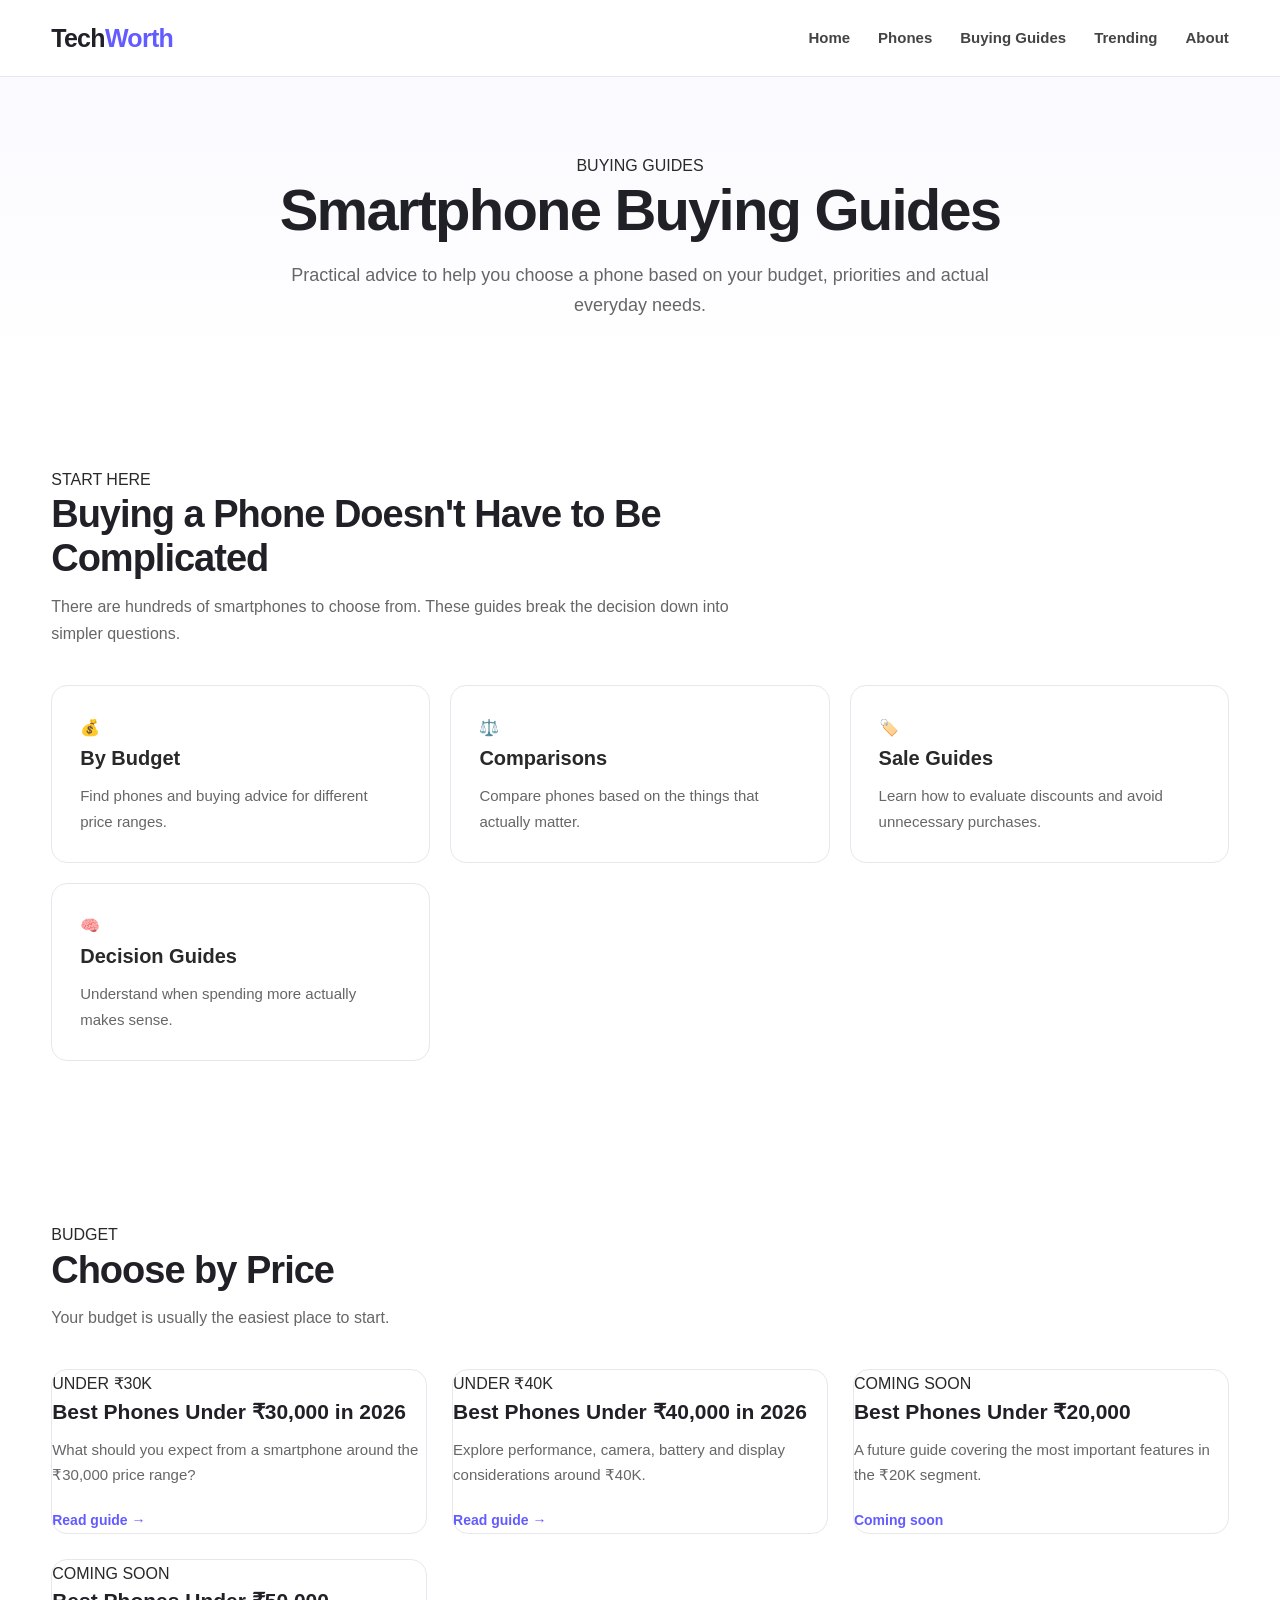
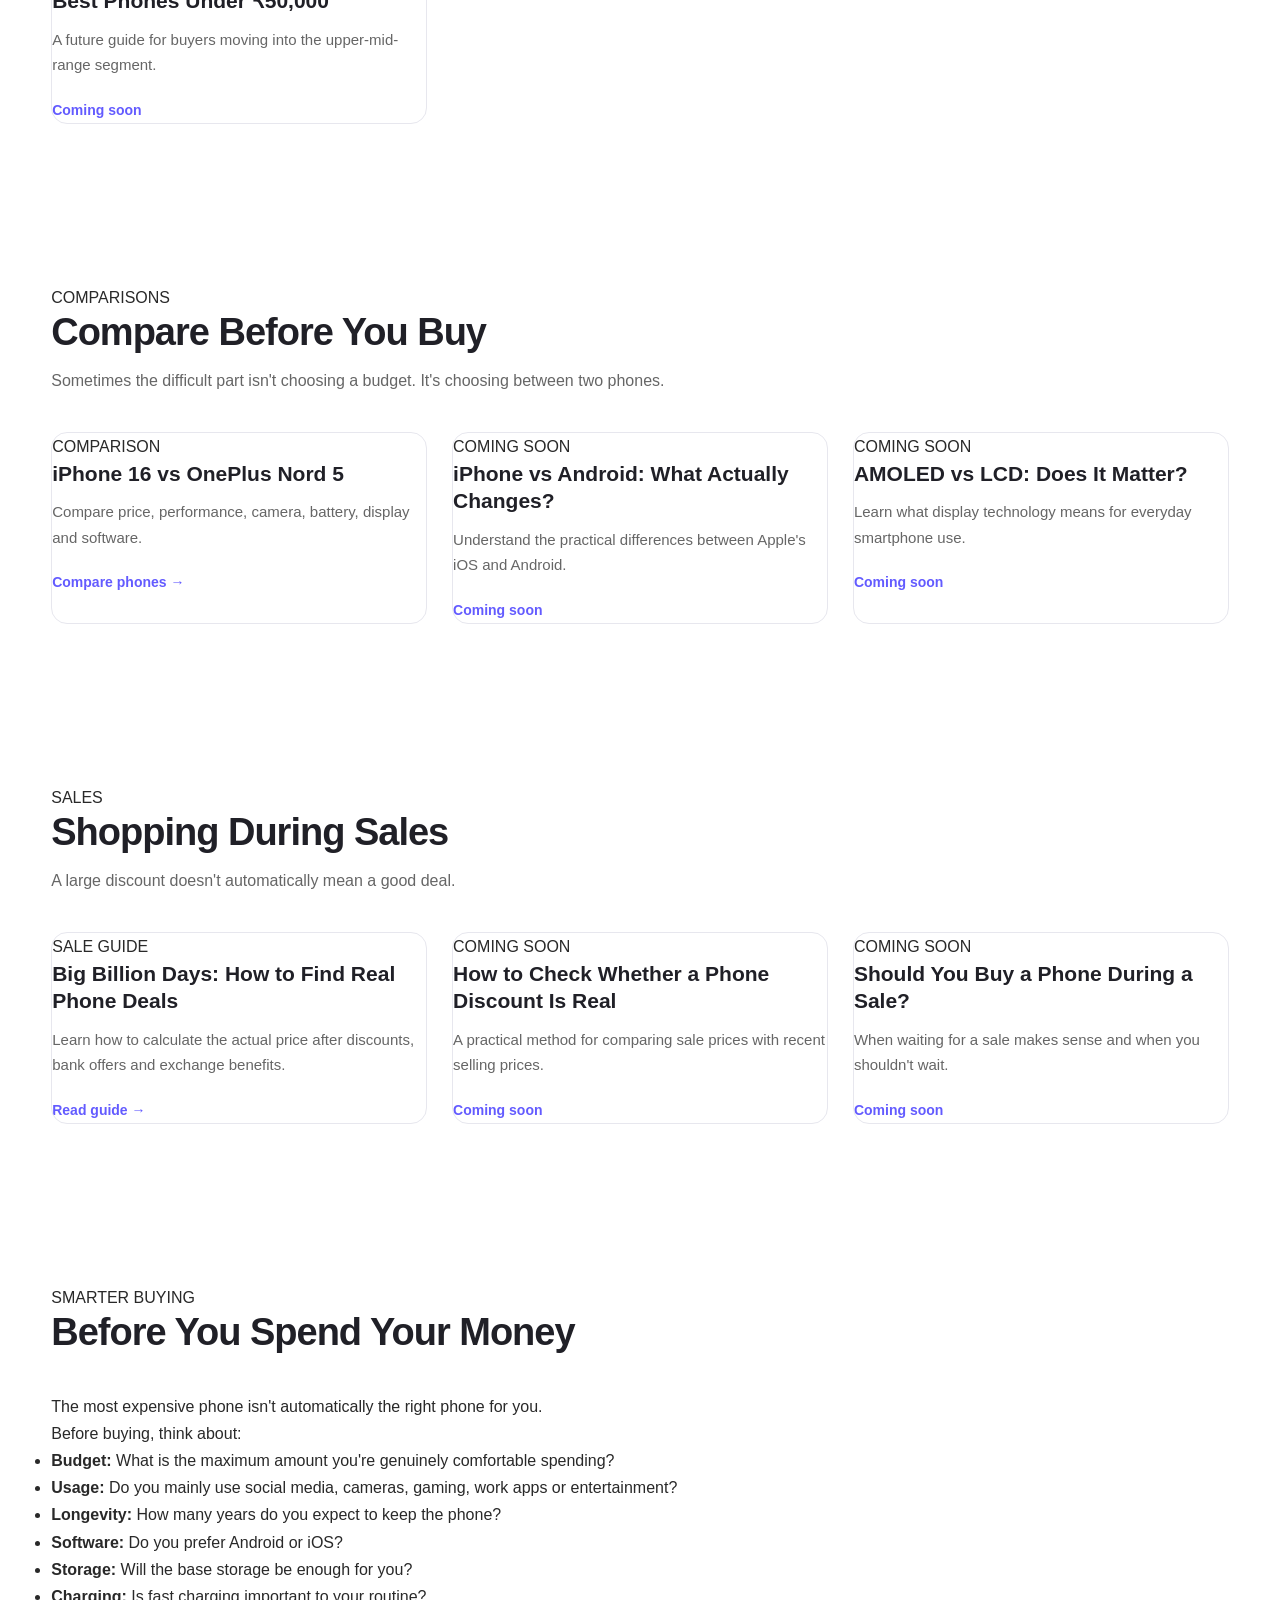
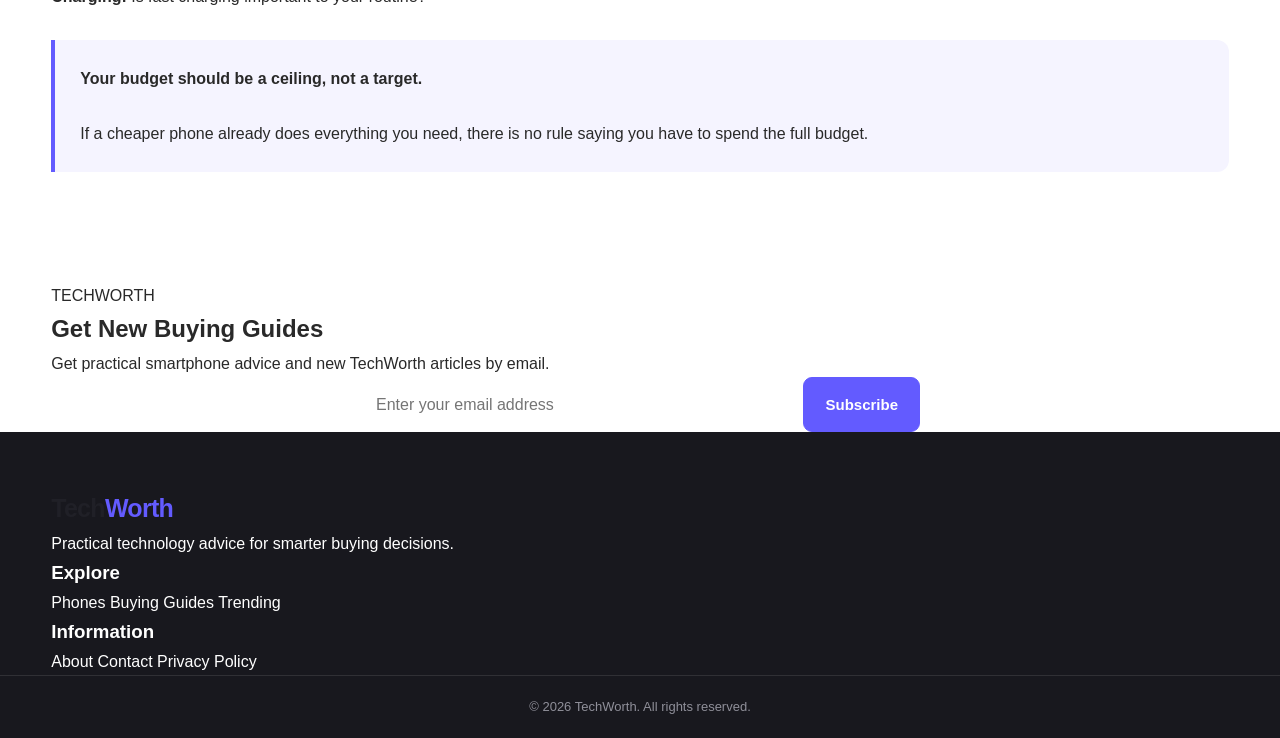
<file: buying-guides.html>
<!DOCTYPE html>
<html lang="en">
<head>
    <meta charset="UTF-8">
    <meta name="viewport" content="width=device-width, initial-scale=1.0">

    <title>Phone Buying Guides | TechWorth</title>

    <meta name="description" content="Practical smartphone buying guides for different budgets, needs and situations in India. Learn what to check before buying a phone.">

    <meta name="keywords" content="phone buying guide India, smartphone buying guide, best phone by budget, phone comparison, smartphone advice">

    <link rel="stylesheet" href="style.css">
</head>

<body>

<header class="site-header">

    <div class="container nav-container">

        <a href="index.html" class="logo">
            Tech<span>Worth</span>
        </a>

        <button class="menu-btn" aria-label="Open menu">
            ☰
        </button>

        <nav class="nav-links">
            <a href="index.html">Home</a>
            <a href="phones.html">Phones</a>
            <a href="buying-guides.html" class="active">Buying Guides</a>
            <a href="trending.html">Trending</a>
            <a href="about.html">About</a>
        </nav>

    </div>

</header>


<main>

    <!-- PAGE HEADER -->

    <section class="page-header">

        <div class="container">

            <span class="article-category">
                BUYING GUIDES
            </span>

            <h1>Smartphone Buying Guides</h1>

            <p>
                Practical advice to help you choose a phone based on your
                budget, priorities and actual everyday needs.
            </p>

        </div>

    </section>


    <!-- INTRO -->

    <section class="section">

        <div class="container">

            <div class="section-heading">

                <span class="section-label">
                    START HERE
                </span>

                <h2>Buying a Phone Doesn't Have to Be Complicated</h2>

                <p>
                    There are hundreds of smartphones to choose from.
                    These guides break the decision down into simpler
                    questions.
                </p>

            </div>


            <div class="category-grid">


                <a href="#budget-guides" class="category-card">

                    <div class="category-icon">
                        💰
                    </div>

                    <h3>By Budget</h3>

                    <p>
                        Find phones and buying advice for different
                        price ranges.
                    </p>

                </a>


                <a href="#comparison-guides" class="category-card">

                    <div class="category-icon">
                        ⚖️
                    </div>

                    <h3>Comparisons</h3>

                    <p>
                        Compare phones based on the things that actually
                        matter.
                    </p>

                </a>


                <a href="#sale-guides" class="category-card">

                    <div class="category-icon">
                        🏷️
                    </div>

                    <h3>Sale Guides</h3>

                    <p>
                        Learn how to evaluate discounts and avoid
                        unnecessary purchases.
                    </p>

                </a>


                <a href="#decision-guides" class="category-card">

                    <div class="category-icon">
                        🧠
                    </div>

                    <h3>Decision Guides</h3>

                    <p>
                        Understand when spending more actually makes
                        sense.
                    </p>

                </a>

            </div>

        </div>

    </section>


    <!-- BUDGET GUIDES -->

    <section class="section section-alt" id="budget-guides">

        <div class="container">

            <div class="section-heading">

                <span class="section-label">
                    BUDGET
                </span>

                <h2>Choose by Price</h2>

                <p>
                    Your budget is usually the easiest place to start.
                </p>

            </div>


            <div class="article-grid">


                <a href="article-best-phones-30000.html"
                   class="article-card">

                    <span class="card-category">
                        UNDER ₹30K
                    </span>

                    <h3>
                        Best Phones Under ₹30,000 in 2026
                    </h3>

                    <p>
                        What should you expect from a smartphone around
                        the ₹30,000 price range?
                    </p>

                    <span class="read-more">
                        Read guide →
                    </span>

                </a>


                <a href="article-best-phones-40000.html"
                   class="article-card">

                    <span class="card-category">
                        UNDER ₹40K
                    </span>

                    <h3>
                        Best Phones Under ₹40,000 in 2026
                    </h3>

                    <p>
                        Explore performance, camera, battery and display
                        considerations around ₹40K.
                    </p>

                    <span class="read-more">
                        Read guide →
                    </span>

                </a>


                <div class="article-card">

                    <span class="card-category">
                        COMING SOON
                    </span>

                    <h3>
                        Best Phones Under ₹20,000
                    </h3>

                    <p>
                        A future guide covering the most important features
                        in the ₹20K segment.
                    </p>

                    <span class="read-more">
                        Coming soon
                    </span>

                </div>


                <div class="article-card">

                    <span class="card-category">
                        COMING SOON
                    </span>

                    <h3>
                        Best Phones Under ₹50,000
                    </h3>

                    <p>
                        A future guide for buyers moving into the
                        upper-mid-range segment.
                    </p>

                    <span class="read-more">
                        Coming soon
                    </span>

                </div>

            </div>

        </div>

    </section>


    <!-- COMPARISON GUIDES -->

    <section class="section" id="comparison-guides">

        <div class="container">

            <div class="section-heading">

                <span class="section-label">
                    COMPARISONS
                </span>

                <h2>Compare Before You Buy</h2>

                <p>
                    Sometimes the difficult part isn't choosing a budget.
                    It's choosing between two phones.
                </p>

            </div>


            <div class="article-grid">


                <a href="article-iphone-vs-nord5.html"
                   class="article-card">

                    <span class="card-category">
                        COMPARISON
                    </span>

                    <h3>
                        iPhone 16 vs OnePlus Nord 5
                    </h3>

                    <p>
                        Compare price, performance, camera, battery,
                        display and software.
                    </p>

                    <span class="read-more">
                        Compare phones →
                    </span>

                </a>


                <div class="article-card">

                    <span class="card-category">
                        COMING SOON
                    </span>

                    <h3>
                        iPhone vs Android: What Actually Changes?
                    </h3>

                    <p>
                        Understand the practical differences between
                        Apple's iOS and Android.
                    </p>

                    <span class="read-more">
                        Coming soon
                    </span>

                </div>


                <div class="article-card">

                    <span class="card-category">
                        COMING SOON
                    </span>

                    <h3>
                        AMOLED vs LCD: Does It Matter?
                    </h3>

                    <p>
                        Learn what display technology means for everyday
                        smartphone use.
                    </p>

                    <span class="read-more">
                        Coming soon
                    </span>

                </div>

            </div>

        </div>

    </section>


    <!-- SALE GUIDES -->

    <section class="section section-alt" id="sale-guides">

        <div class="container">

            <div class="section-heading">

                <span class="section-label">
                    SALES
                </span>

                <h2>Shopping During Sales</h2>

                <p>
                    A large discount doesn't automatically mean a good deal.
                </p>

            </div>


            <div class="article-grid">


                <a href="article-big-billion-days.html"
                   class="article-card">

                    <span class="card-category">
                        SALE GUIDE
                    </span>

                    <h3>
                        Big Billion Days: How to Find Real Phone Deals
                    </h3>

                    <p>
                        Learn how to calculate the actual price after
                        discounts, bank offers and exchange benefits.
                    </p>

                    <span class="read-more">
                        Read guide →
                    </span>

                </a>


                <div class="article-card">

                    <span class="card-category">
                        COMING SOON
                    </span>

                    <h3>
                        How to Check Whether a Phone Discount Is Real
                    </h3>

                    <p>
                        A practical method for comparing sale prices with
                        recent selling prices.
                    </p>

                    <span class="read-more">
                        Coming soon
                    </span>

                </div>


                <div class="article-card">

                    <span class="card-category">
                        COMING SOON
                    </span>

                    <h3>
                        Should You Buy a Phone During a Sale?
                    </h3>

                    <p>
                        When waiting for a sale makes sense and when
                        you shouldn't wait.
                    </p>

                    <span class="read-more">
                        Coming soon
                    </span>

                </div>

            </div>

        </div>

    </section>


    <!-- DECISION GUIDES -->

    <section class="section" id="decision-guides">

        <div class="container narrow-container">

            <div class="section-heading">

                <span class="section-label">
                    SMARTER BUYING
                </span>

                <h2>Before You Spend Your Money</h2>

            </div>


            <p>
                The most expensive phone isn't automatically the right phone
                for you.
            </p>

            <p>
                Before buying, think about:
            </p>


            <ul>

                <li>
                    <strong>Budget:</strong>
                    What is the maximum amount you're genuinely comfortable
                    spending?
                </li>

                <li>
                    <strong>Usage:</strong>
                    Do you mainly use social media, cameras, gaming,
                    work apps or entertainment?
                </li>

                <li>
                    <strong>Longevity:</strong>
                    How many years do you expect to keep the phone?
                </li>

                <li>
                    <strong>Software:</strong>
                    Do you prefer Android or iOS?
                </li>

                <li>
                    <strong>Storage:</strong>
                    Will the base storage be enough for you?
                </li>

                <li>
                    <strong>Charging:</strong>
                    Is fast charging important to your routine?
                </li>

            </ul>


            <div class="highlight-box">

                <strong>
                    Your budget should be a ceiling, not a target.
                </strong>

                <br><br>

                If a cheaper phone already does everything you need,
                there is no rule saying you have to spend the full budget.

            </div>

        </div>

    </section>


    <!-- NEWSLETTER -->

    <section class="newsletter-section">

        <div class="container">

            <div class="newsletter-box">

                <span class="section-label">
                    TECHWORTH
                </span>

                <h2>
                    Get New Buying Guides
                </h2>

                <p>
                    Get practical smartphone advice and new TechWorth
                    articles by email.
                </p>


                <form class="newsletter-form">

                    <input
                        type="email"
                        placeholder="Enter your email address"
                        required
                    >

                    <button type="submit" class="btn">
                        Subscribe
                    </button>

                </form>

            </div>

        </div>

    </section>

</main>


<footer class="site-footer">

    <div class="container footer-grid">


        <div>

            <a href="index.html" class="logo">
                Tech<span>Worth</span>
            </a>

            <p>
                Practical technology advice for smarter buying decisions.
            </p>

        </div>


        <div>

            <h3>Explore</h3>

            <a href="phones.html">
                Phones
            </a>

            <a href="buying-guides.html">
                Buying Guides
            </a>

            <a href="trending.html">
                Trending
            </a>

        </div>


        <div>

            <h3>Information</h3>

            <a href="about.html">
                About
            </a>

            <a href="contact.html">
                Contact
            </a>

            <a href="privacy.html">
                Privacy Policy
            </a>

        </div>

    </div>


    <div class="footer-bottom">

        <p>
            © <span class="current-year"></span>
            TechWorth. All rights reserved.
        </p>

    </div>

</footer>


<script src="script.js"></script>

</body>
</html>
</file>
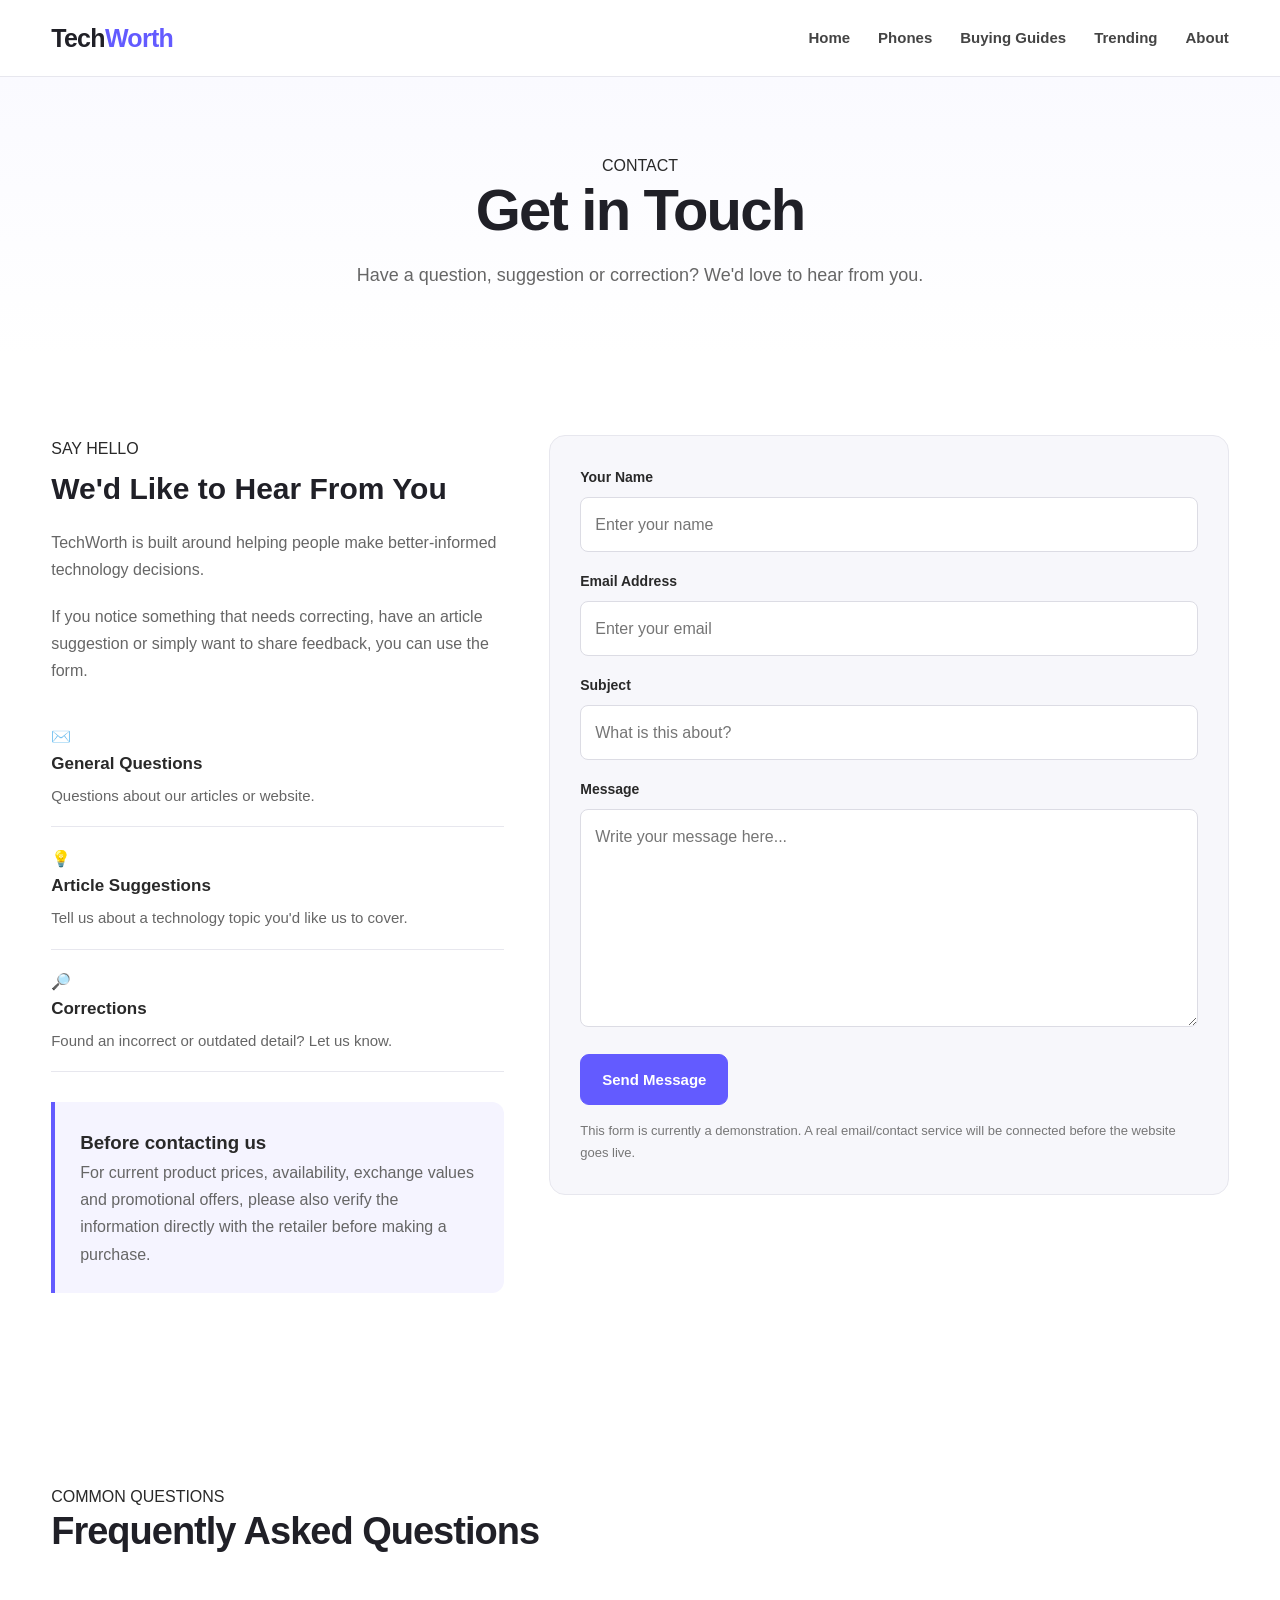
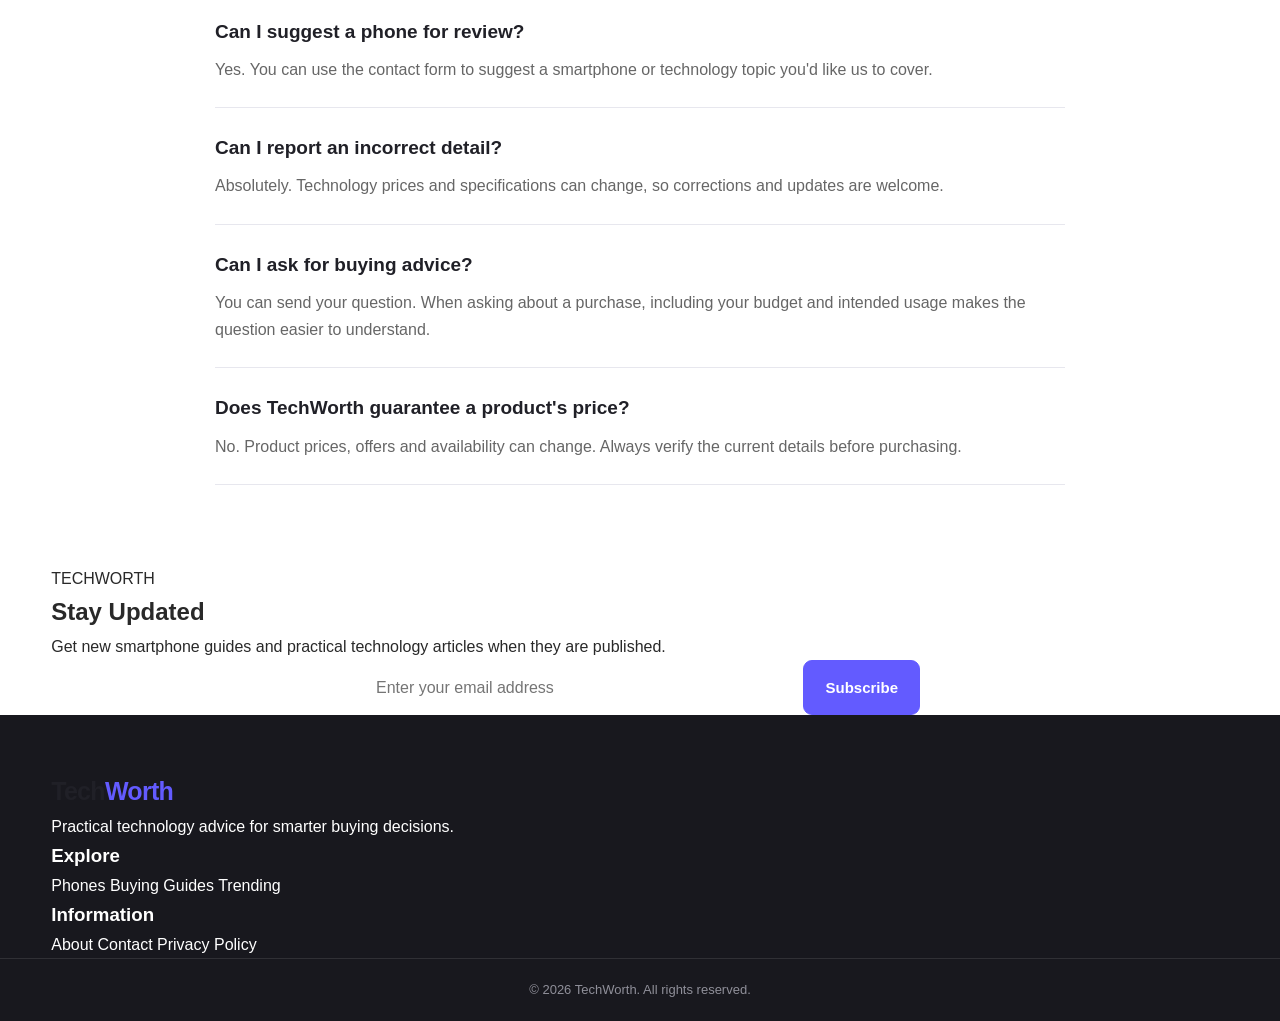
<file: contact.html>
<!DOCTYPE html>
<html lang="en">
<head>
    <meta charset="UTF-8">
    <meta name="viewport" content="width=device-width, initial-scale=1.0">

    <title>Contact TechWorth | Get in Touch</title>

    <meta name="description" content="Contact TechWorth for questions, feedback, corrections, suggestions and technology-related inquiries.">

    <meta name="keywords" content="contact TechWorth, tech blog contact, smartphone blog contact">

    <link rel="stylesheet" href="style.css">
</head>

<body>

<header class="site-header">

    <div class="container nav-container">

        <a href="index.html" class="logo">
            Tech<span>Worth</span>
        </a>

        <button class="menu-btn" aria-label="Open menu">
            ☰
        </button>

        <nav class="nav-links">

            <a href="index.html">
                Home
            </a>

            <a href="phones.html">
                Phones
            </a>

            <a href="buying-guides.html">
                Buying Guides
            </a>

            <a href="trending.html">
                Trending
            </a>

            <a href="about.html">
                About
            </a>

        </nav>

    </div>

</header>


<main>


    <!-- PAGE HEADER -->

    <section class="page-header">

        <div class="container">

            <span class="article-category">
                CONTACT
            </span>

            <h1>
                Get in Touch
            </h1>

            <p>
                Have a question, suggestion or correction?
                We'd love to hear from you.
            </p>

        </div>

    </section>


    <!-- CONTACT SECTION -->

    <section class="section">

        <div class="container">

            <div class="contact-grid">


                <!-- CONTACT INFORMATION -->

                <div class="contact-info">

                    <span class="section-label">
                        SAY HELLO
                    </span>

                    <h2>
                        We'd Like to Hear From You
                    </h2>

                    <p>
                        TechWorth is built around helping people make
                        better-informed technology decisions.
                    </p>

                    <p>
                        If you notice something that needs correcting,
                        have an article suggestion or simply want to
                        share feedback, you can use the form.
                    </p>


                    <div class="contact-item">

                        <div class="contact-icon">
                            ✉️
                        </div>

                        <div>

                            <h3>
                                General Questions
                            </h3>

                            <p>
                                Questions about our articles or website.
                            </p>

                        </div>

                    </div>


                    <div class="contact-item">

                        <div class="contact-icon">
                            💡
                        </div>

                        <div>

                            <h3>
                                Article Suggestions
                            </h3>

                            <p>
                                Tell us about a technology topic you'd
                                like us to cover.
                            </p>

                        </div>

                    </div>


                    <div class="contact-item">

                        <div class="contact-icon">
                            🔎
                        </div>

                        <div>

                            <h3>
                                Corrections
                            </h3>

                            <p>
                                Found an incorrect or outdated detail?
                                Let us know.
                            </p>

                        </div>

                    </div>


                    <div class="highlight-box">

                        <h3>
                            Before contacting us
                        </h3>

                        <p>
                            For current product prices, availability,
                            exchange values and promotional offers,
                            please also verify the information directly
                            with the retailer before making a purchase.
                        </p>

                    </div>

                </div>


                <!-- CONTACT FORM -->

                <div class="contact-form-wrapper">

                    <form class="contact-form">


                        <div class="form-group">

                            <label for="name">
                                Your Name
                            </label>

                            <input
                                type="text"
                                id="name"
                                name="name"
                                placeholder="Enter your name"
                                required
                            >

                        </div>


                        <div class="form-group">

                            <label for="email">
                                Email Address
                            </label>

                            <input
                                type="email"
                                id="email"
                                name="email"
                                placeholder="Enter your email"
                                required
                            >

                        </div>


                        <div class="form-group">

                            <label for="subject">
                                Subject
                            </label>

                            <input
                                type="text"
                                id="subject"
                                name="subject"
                                placeholder="What is this about?"
                                required
                            >

                        </div>


                        <div class="form-group">

                            <label for="message">
                                Message
                            </label>

                            <textarea
                                id="message"
                                name="message"
                                rows="7"
                                placeholder="Write your message here..."
                                required
                            ></textarea>

                        </div>


                        <button type="submit" class="btn">
                            Send Message
                        </button>


                        <p class="form-note">
                            This form is currently a demonstration.
                            A real email/contact service will be connected
                            before the website goes live.
                        </p>

                    </form>

                </div>

            </div>

        </div>

    </section>


    <!-- FAQ -->

    <section class="section section-alt">

        <div class="container narrow-container">

            <div class="section-heading">

                <span class="section-label">
                    COMMON QUESTIONS
                </span>

                <h2>
                    Frequently Asked Questions
                </h2>

            </div>


            <div class="faq-list">


                <div class="faq-item">

                    <h3>
                        Can I suggest a phone for review?
                    </h3>

                    <p>
                        Yes. You can use the contact form to suggest a
                        smartphone or technology topic you'd like us
                        to cover.
                    </p>

                </div>


                <div class="faq-item">

                    <h3>
                        Can I report an incorrect detail?
                    </h3>

                    <p>
                        Absolutely. Technology prices and specifications
                        can change, so corrections and updates are welcome.
                    </p>

                </div>


                <div class="faq-item">

                    <h3>
                        Can I ask for buying advice?
                    </h3>

                    <p>
                        You can send your question. When asking about a
                        purchase, including your budget and intended usage
                        makes the question easier to understand.
                    </p>

                </div>


                <div class="faq-item">

                    <h3>
                        Does TechWorth guarantee a product's price?
                    </h3>

                    <p>
                        No. Product prices, offers and availability can
                        change. Always verify the current details before
                        purchasing.
                    </p>

                </div>

            </div>

        </div>

    </section>


    <!-- NEWSLETTER -->

    <section class="newsletter-section">

        <div class="container">

            <div class="newsletter-box">

                <span class="section-label">
                    TECHWORTH
                </span>

                <h2>
                    Stay Updated
                </h2>

                <p>
                    Get new smartphone guides and practical technology
                    articles when they are published.
                </p>


                <form class="newsletter-form">

                    <input
                        type="email"
                        placeholder="Enter your email address"
                        required
                    >

                    <button type="submit" class="btn">
                        Subscribe
                    </button>

                </form>

            </div>

        </div>

    </section>


</main>


<footer class="site-footer">

    <div class="container footer-grid">


        <div>

            <a href="index.html" class="logo">
                Tech<span>Worth</span>
            </a>

            <p>
                Practical technology advice for smarter buying decisions.
            </p>

        </div>


        <div>

            <h3>
                Explore
            </h3>

            <a href="phones.html">
                Phones
            </a>

            <a href="buying-guides.html">
                Buying Guides
            </a>

            <a href="trending.html">
                Trending
            </a>

        </div>


        <div>

            <h3>
                Information
            </h3>

            <a href="about.html">
                About
            </a>

            <a href="contact.html">
                Contact
            </a>

            <a href="privacy.html">
                Privacy Policy
            </a>

        </div>

    </div>


    <div class="footer-bottom">

        <p>
            © <span class="current-year"></span>
            TechWorth. All rights reserved.
        </p>

    </div>

</footer>


<script src="script.js"></script>

</body>
</html>
</file>
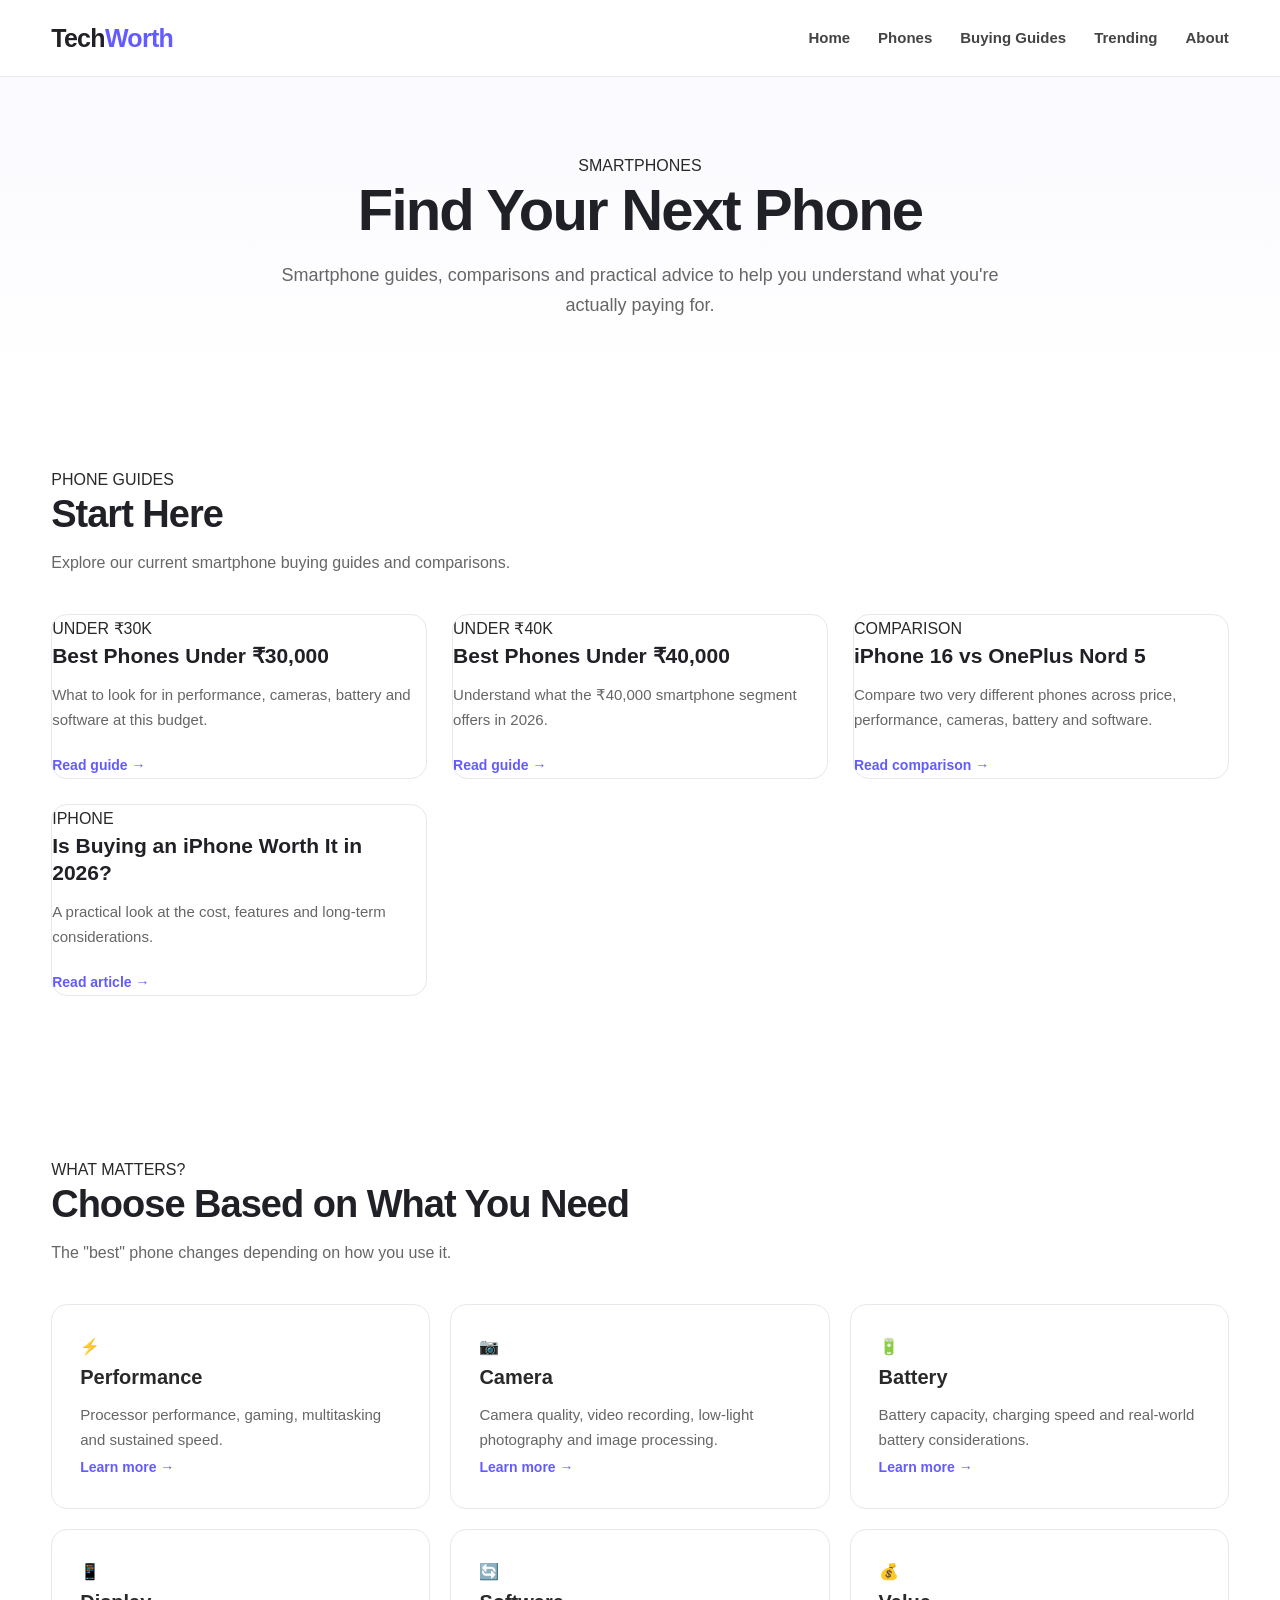
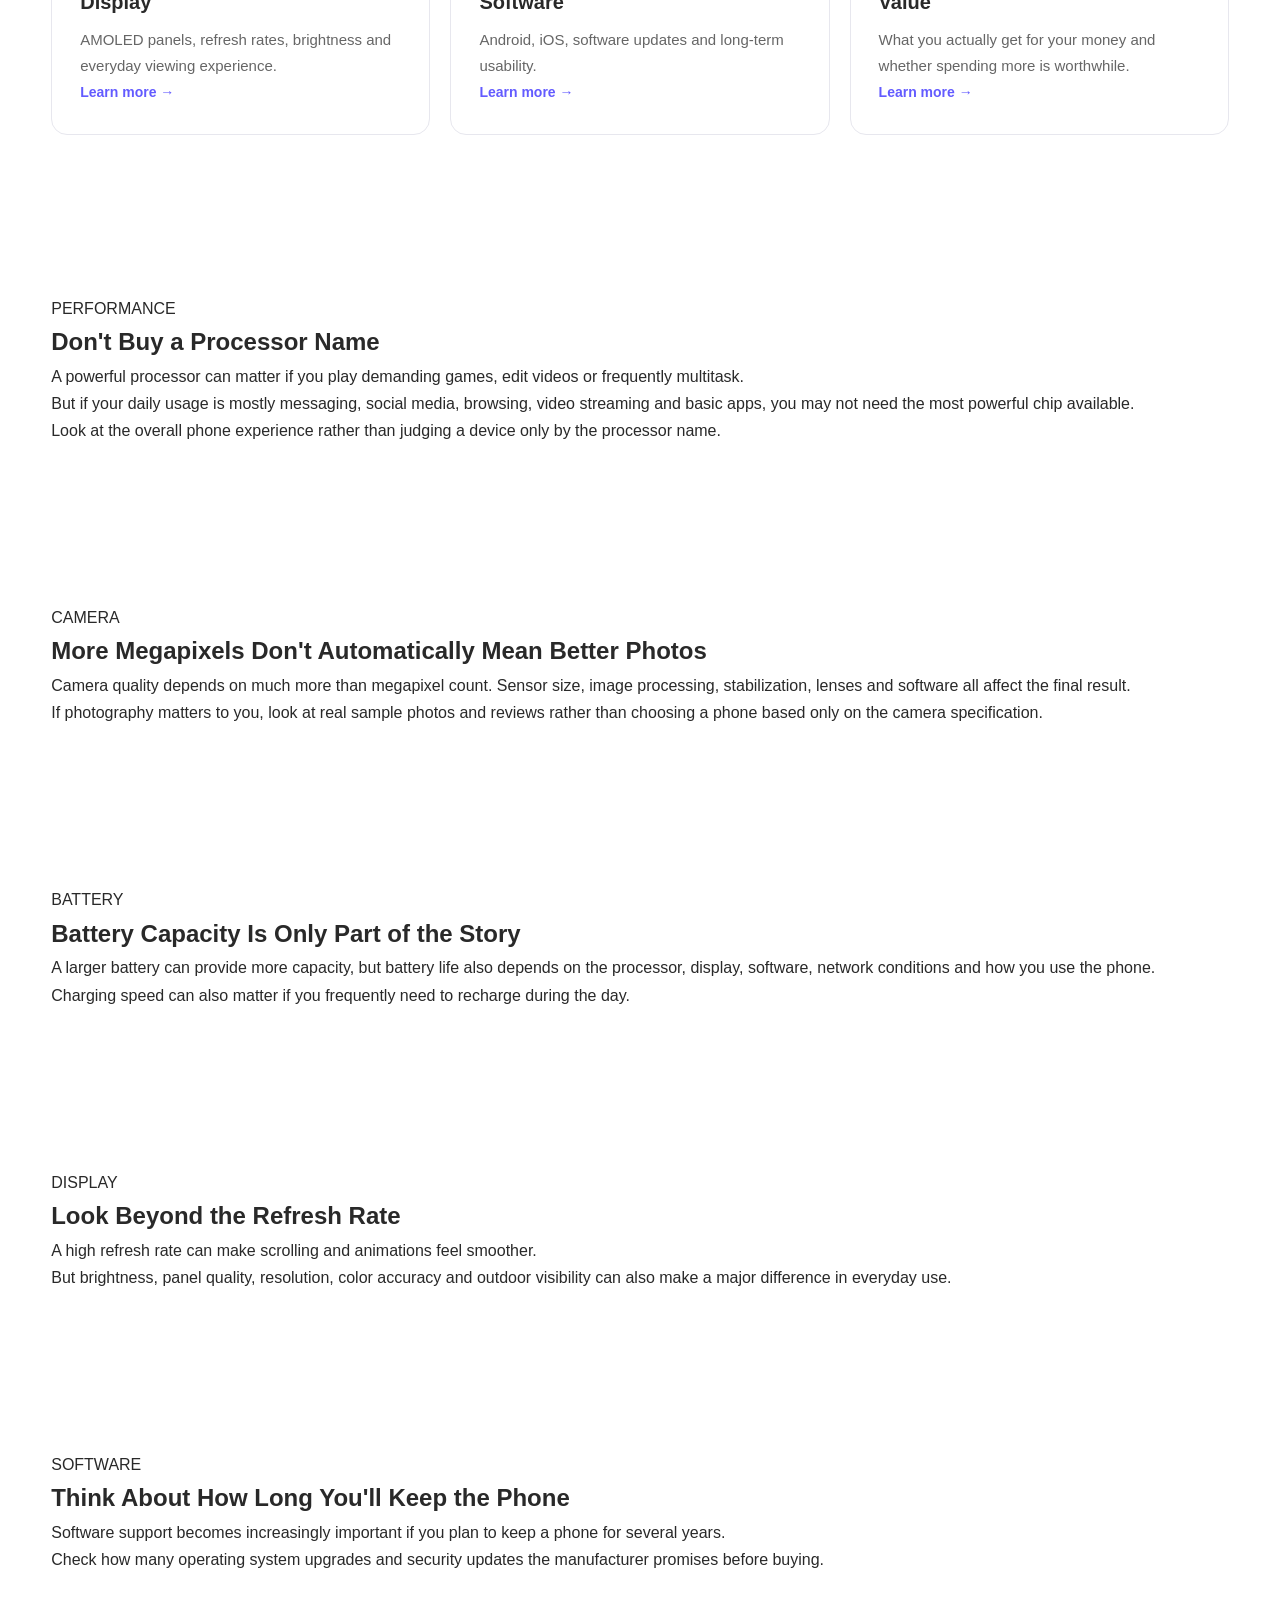
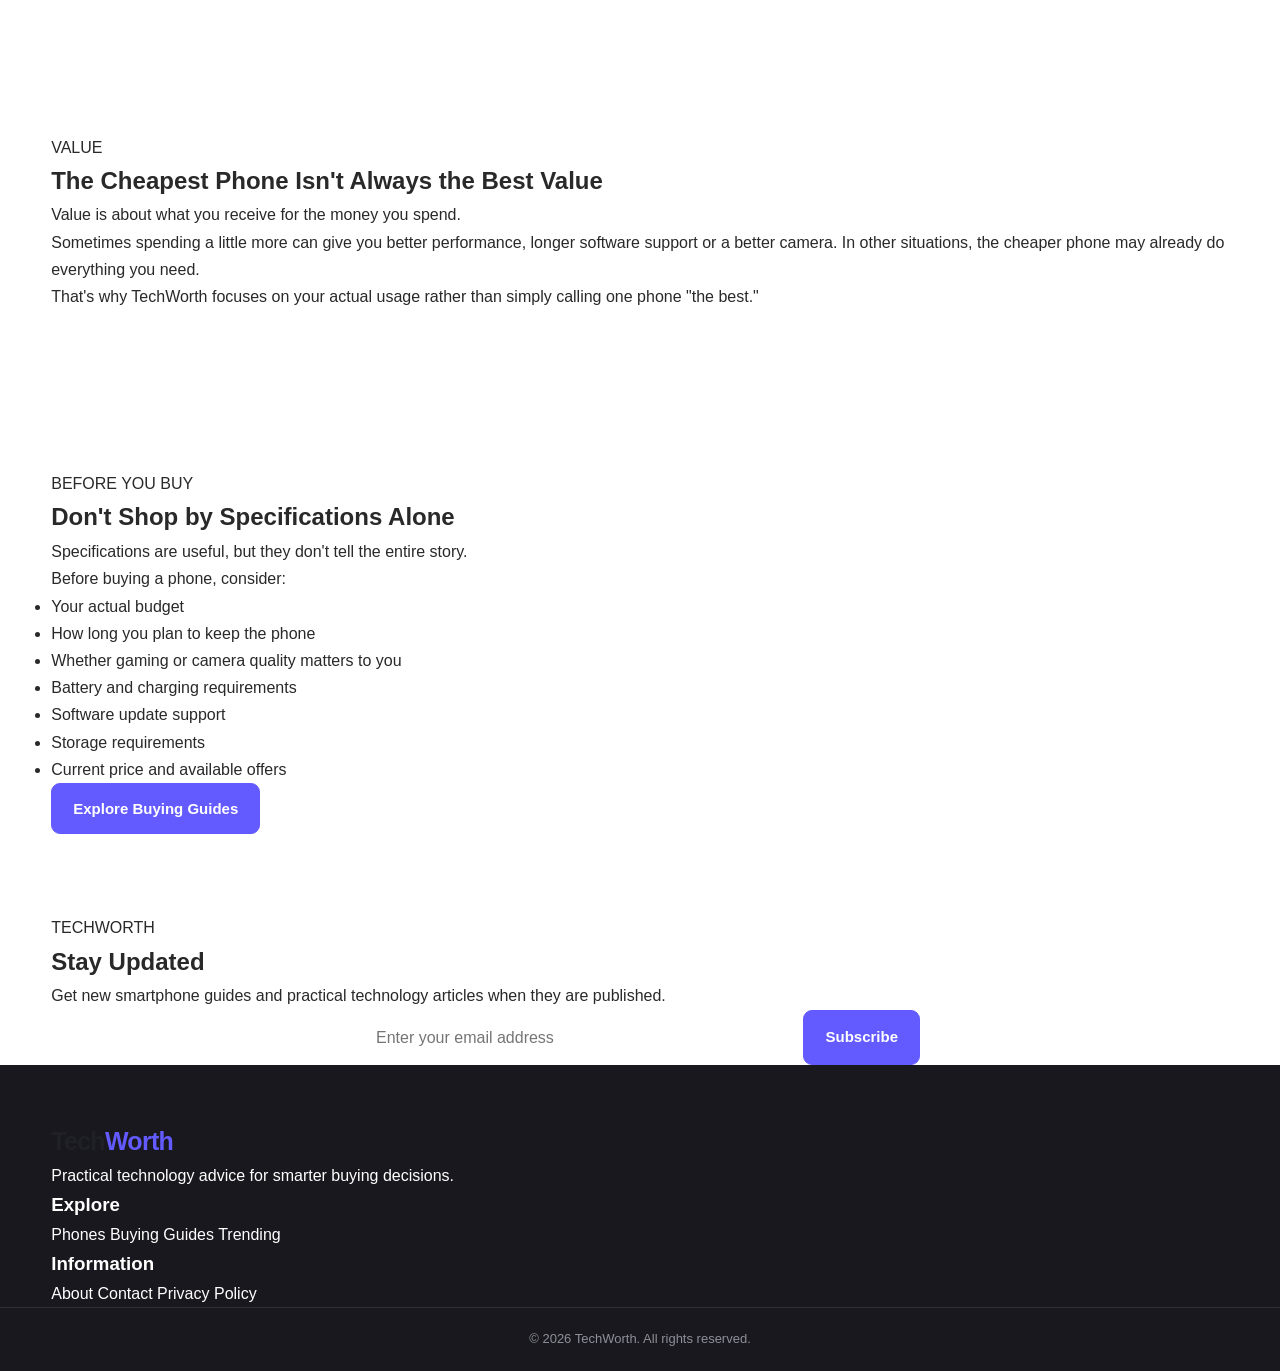
<file: phones.html>
<!DOCTYPE html>
<html lang="en">
<head>
    <meta charset="UTF-8">
    <meta name="viewport" content="width=device-width, initial-scale=1.0">

    <title>Smartphones & Phone Guides | TechWorth</title>

    <meta name="description" content="Explore smartphone buying guides, comparisons, performance, camera, battery, display and software advice from TechWorth.">

    <meta name="keywords" content="smartphone guides India, best phones, phone buying guide, smartphone comparison">

    <link rel="stylesheet" href="style.css">
</head>

<body>

<header class="site-header">

    <div class="container nav-container">

        <a href="index.html" class="logo">
            Tech<span>Worth</span>
        </a>

        <button class="menu-btn" aria-label="Open menu">
            ☰
        </button>

        <nav class="nav-links">

            <a href="index.html">
                Home
            </a>

            <a href="phones.html" class="active">
                Phones
            </a>

            <a href="buying-guides.html">
                Buying Guides
            </a>

            <a href="trending.html">
                Trending
            </a>

            <a href="about.html">
                About
            </a>

        </nav>

    </div>

</header>


<main>


    <!-- PAGE HEADER -->

    <section class="page-header">

        <div class="container">

            <span class="article-category">
                SMARTPHONES
            </span>

            <h1>
                Find Your Next Phone
            </h1>

            <p>
                Smartphone guides, comparisons and practical advice
                to help you understand what you're actually paying for.
            </p>

        </div>

    </section>


    <!-- FEATURED PHONE GUIDES -->

    <section class="section">

        <div class="container">

            <div class="section-heading">

                <span class="section-label">
                    PHONE GUIDES
                </span>

                <h2>
                    Start Here
                </h2>

                <p>
                    Explore our current smartphone buying guides and
                    comparisons.
                </p>

            </div>


            <div class="article-grid">


                <a href="article-best-phones-30000.html"
                   class="article-card">

                    <span class="card-category">
                        UNDER ₹30K
                    </span>

                    <h3>
                        Best Phones Under ₹30,000
                    </h3>

                    <p>
                        What to look for in performance, cameras,
                        battery and software at this budget.
                    </p>

                    <span class="read-more">
                        Read guide →
                    </span>

                </a>


                <a href="article-best-phones-40000.html"
                   class="article-card">

                    <span class="card-category">
                        UNDER ₹40K
                    </span>

                    <h3>
                        Best Phones Under ₹40,000
                    </h3>

                    <p>
                        Understand what the ₹40,000 smartphone segment
                        offers in 2026.
                    </p>

                    <span class="read-more">
                        Read guide →
                    </span>

                </a>


                <a href="article-iphone-vs-nord5.html"
                   class="article-card">

                    <span class="card-category">
                        COMPARISON
                    </span>

                    <h3>
                        iPhone 16 vs OnePlus Nord 5
                    </h3>

                    <p>
                        Compare two very different phones across price,
                        performance, cameras, battery and software.
                    </p>

                    <span class="read-more">
                        Read comparison →
                    </span>

                </a>


                <a href="article-iphone-2026.html"
                   class="article-card">

                    <span class="card-category">
                        IPHONE
                    </span>

                    <h3>
                        Is Buying an iPhone Worth It in 2026?
                    </h3>

                    <p>
                        A practical look at the cost, features and
                        long-term considerations.
                    </p>

                    <span class="read-more">
                        Read article →
                    </span>

                </a>

            </div>

        </div>

    </section>


    <!-- TOPICS -->

    <section class="section section-alt">

        <div class="container">

            <div class="section-heading">

                <span class="section-label">
                    WHAT MATTERS?
                </span>

                <h2>
                    Choose Based on What You Need
                </h2>

                <p>
                    The "best" phone changes depending on how you use it.
                </p>

            </div>


            <div class="category-grid">


                <a href="#performance"
                   class="category-card">

                    <div class="category-icon">
                        ⚡
                    </div>

                    <h3>
                        Performance
                    </h3>

                    <p>
                        Processor performance, gaming, multitasking
                        and sustained speed.
                    </p>

                    <span class="read-more">
                        Learn more →
                    </span>

                </a>


                <a href="#camera"
                   class="category-card">

                    <div class="category-icon">
                        📷
                    </div>

                    <h3>
                        Camera
                    </h3>

                    <p>
                        Camera quality, video recording, low-light
                        photography and image processing.
                    </p>

                    <span class="read-more">
                        Learn more →
                    </span>

                </a>


                <a href="#battery"
                   class="category-card">

                    <div class="category-icon">
                        🔋
                    </div>

                    <h3>
                        Battery
                    </h3>

                    <p>
                        Battery capacity, charging speed and
                        real-world battery considerations.
                    </p>

                    <span class="read-more">
                        Learn more →
                    </span>

                </a>


                <a href="#display"
                   class="category-card">

                    <div class="category-icon">
                        📱
                    </div>

                    <h3>
                        Display
                    </h3>

                    <p>
                        AMOLED panels, refresh rates, brightness
                        and everyday viewing experience.
                    </p>

                    <span class="read-more">
                        Learn more →
                    </span>

                </a>


                <a href="#software"
                   class="category-card">

                    <div class="category-icon">
                        🔄
                    </div>

                    <h3>
                        Software
                    </h3>

                    <p>
                        Android, iOS, software updates and
                        long-term usability.
                    </p>

                    <span class="read-more">
                        Learn more →
                    </span>

                </a>


                <a href="#value"
                   class="category-card">

                    <div class="category-icon">
                        💰
                    </div>

                    <h3>
                        Value
                    </h3>

                    <p>
                        What you actually get for your money and
                        whether spending more is worthwhile.
                    </p>

                    <span class="read-more">
                        Learn more →
                    </span>

                </a>

            </div>

        </div>

    </section>


    <!-- PERFORMANCE -->

    <section class="section" id="performance">

        <div class="container narrow-container">

            <span class="section-label">
                PERFORMANCE
            </span>

            <h2>
                Don't Buy a Processor Name
            </h2>

            <p>
                A powerful processor can matter if you play demanding
                games, edit videos or frequently multitask.
            </p>

            <p>
                But if your daily usage is mostly messaging, social media,
                browsing, video streaming and basic apps, you may not
                need the most powerful chip available.
            </p>

            <p>
                Look at the overall phone experience rather than judging
                a device only by the processor name.
            </p>

        </div>

    </section>


    <!-- CAMERA -->

    <section class="section section-alt" id="camera">

        <div class="container narrow-container">

            <span class="section-label">
                CAMERA
            </span>

            <h2>
                More Megapixels Don't Automatically Mean Better Photos
            </h2>

            <p>
                Camera quality depends on much more than megapixel count.
                Sensor size, image processing, stabilization, lenses and
                software all affect the final result.
            </p>

            <p>
                If photography matters to you, look at real sample photos
                and reviews rather than choosing a phone based only on
                the camera specification.
            </p>

        </div>

    </section>


    <!-- BATTERY -->

    <section class="section" id="battery">

        <div class="container narrow-container">

            <span class="section-label">
                BATTERY
            </span>

            <h2>
                Battery Capacity Is Only Part of the Story
            </h2>

            <p>
                A larger battery can provide more capacity, but battery
                life also depends on the processor, display, software,
                network conditions and how you use the phone.
            </p>

            <p>
                Charging speed can also matter if you frequently need
                to recharge during the day.
            </p>

        </div>

    </section>


    <!-- DISPLAY -->

    <section class="section section-alt" id="display">

        <div class="container narrow-container">

            <span class="section-label">
                DISPLAY
            </span>

            <h2>
                Look Beyond the Refresh Rate
            </h2>

            <p>
                A high refresh rate can make scrolling and animations
                feel smoother.
            </p>

            <p>
                But brightness, panel quality, resolution, color
                accuracy and outdoor visibility can also make a major
                difference in everyday use.
            </p>

        </div>

    </section>


    <!-- SOFTWARE -->

    <section class="section" id="software">

        <div class="container narrow-container">

            <span class="section-label">
                SOFTWARE
            </span>

            <h2>
                Think About How Long You'll Keep the Phone
            </h2>

            <p>
                Software support becomes increasingly important if you
                plan to keep a phone for several years.
            </p>

            <p>
                Check how many operating system upgrades and security
                updates the manufacturer promises before buying.
            </p>

        </div>

    </section>


    <!-- VALUE -->

    <section class="section section-alt" id="value">

        <div class="container narrow-container">

            <span class="section-label">
                VALUE
            </span>

            <h2>
                The Cheapest Phone Isn't Always the Best Value
            </h2>

            <p>
                Value is about what you receive for the money you spend.
            </p>

            <p>
                Sometimes spending a little more can give you better
                performance, longer software support or a better camera.
                In other situations, the cheaper phone may already do
                everything you need.
            </p>

            <p>
                That's why TechWorth focuses on your actual usage rather
                than simply calling one phone "the best."
            </p>

        </div>

    </section>


    <!-- BUYING ADVICE -->

    <section class="section">

        <div class="container narrow-container">

            <span class="section-label">
                BEFORE YOU BUY
            </span>

            <h2>
                Don't Shop by Specifications Alone
            </h2>

            <p>
                Specifications are useful, but they don't tell the entire
                story.
            </p>

            <p>
                Before buying a phone, consider:
            </p>

            <ul>

                <li>
                    Your actual budget
                </li>

                <li>
                    How long you plan to keep the phone
                </li>

                <li>
                    Whether gaming or camera quality matters to you
                </li>

                <li>
                    Battery and charging requirements
                </li>

                <li>
                    Software update support
                </li>

                <li>
                    Storage requirements
                </li>

                <li>
                    Current price and available offers
                </li>

            </ul>

            <a href="buying-guides.html" class="btn">
                Explore Buying Guides
            </a>

        </div>

    </section>


    <!-- NEWSLETTER -->

    <section class="newsletter-section">

        <div class="container">

            <div class="newsletter-box">

                <span class="section-label">
                    TECHWORTH
                </span>

                <h2>
                    Stay Updated
                </h2>

                <p>
                    Get new smartphone guides and practical technology
                    articles when they are published.
                </p>

                <form class="newsletter-form">

                    <input
                        type="email"
                        placeholder="Enter your email address"
                        required
                    >

                    <button type="submit" class="btn">
                        Subscribe
                    </button>

                </form>

            </div>

        </div>

    </section>


</main>


<footer class="site-footer">

    <div class="container footer-grid">


        <div>

            <a href="index.html" class="logo">
                Tech<span>Worth</span>
            </a>

            <p>
                Practical technology advice for smarter buying decisions.
            </p>

        </div>


        <div>

            <h3>
                Explore
            </h3>

            <a href="phones.html">
                Phones
            </a>

            <a href="buying-guides.html">
                Buying Guides
            </a>

            <a href="trending.html">
                Trending
            </a>

        </div>


        <div>

            <h3>
                Information
            </h3>

            <a href="about.html">
                About
            </a>

            <a href="contact.html">
                Contact
            </a>

            <a href="privacy.html">
                Privacy Policy
            </a>

        </div>

    </div>


    <div class="footer-bottom">

        <p>
            © <span class="current-year"></span>
            TechWorth. All rights reserved.
        </p>

    </div>

</footer>


<script src="script.js"></script>

</body>
</html>
</file>
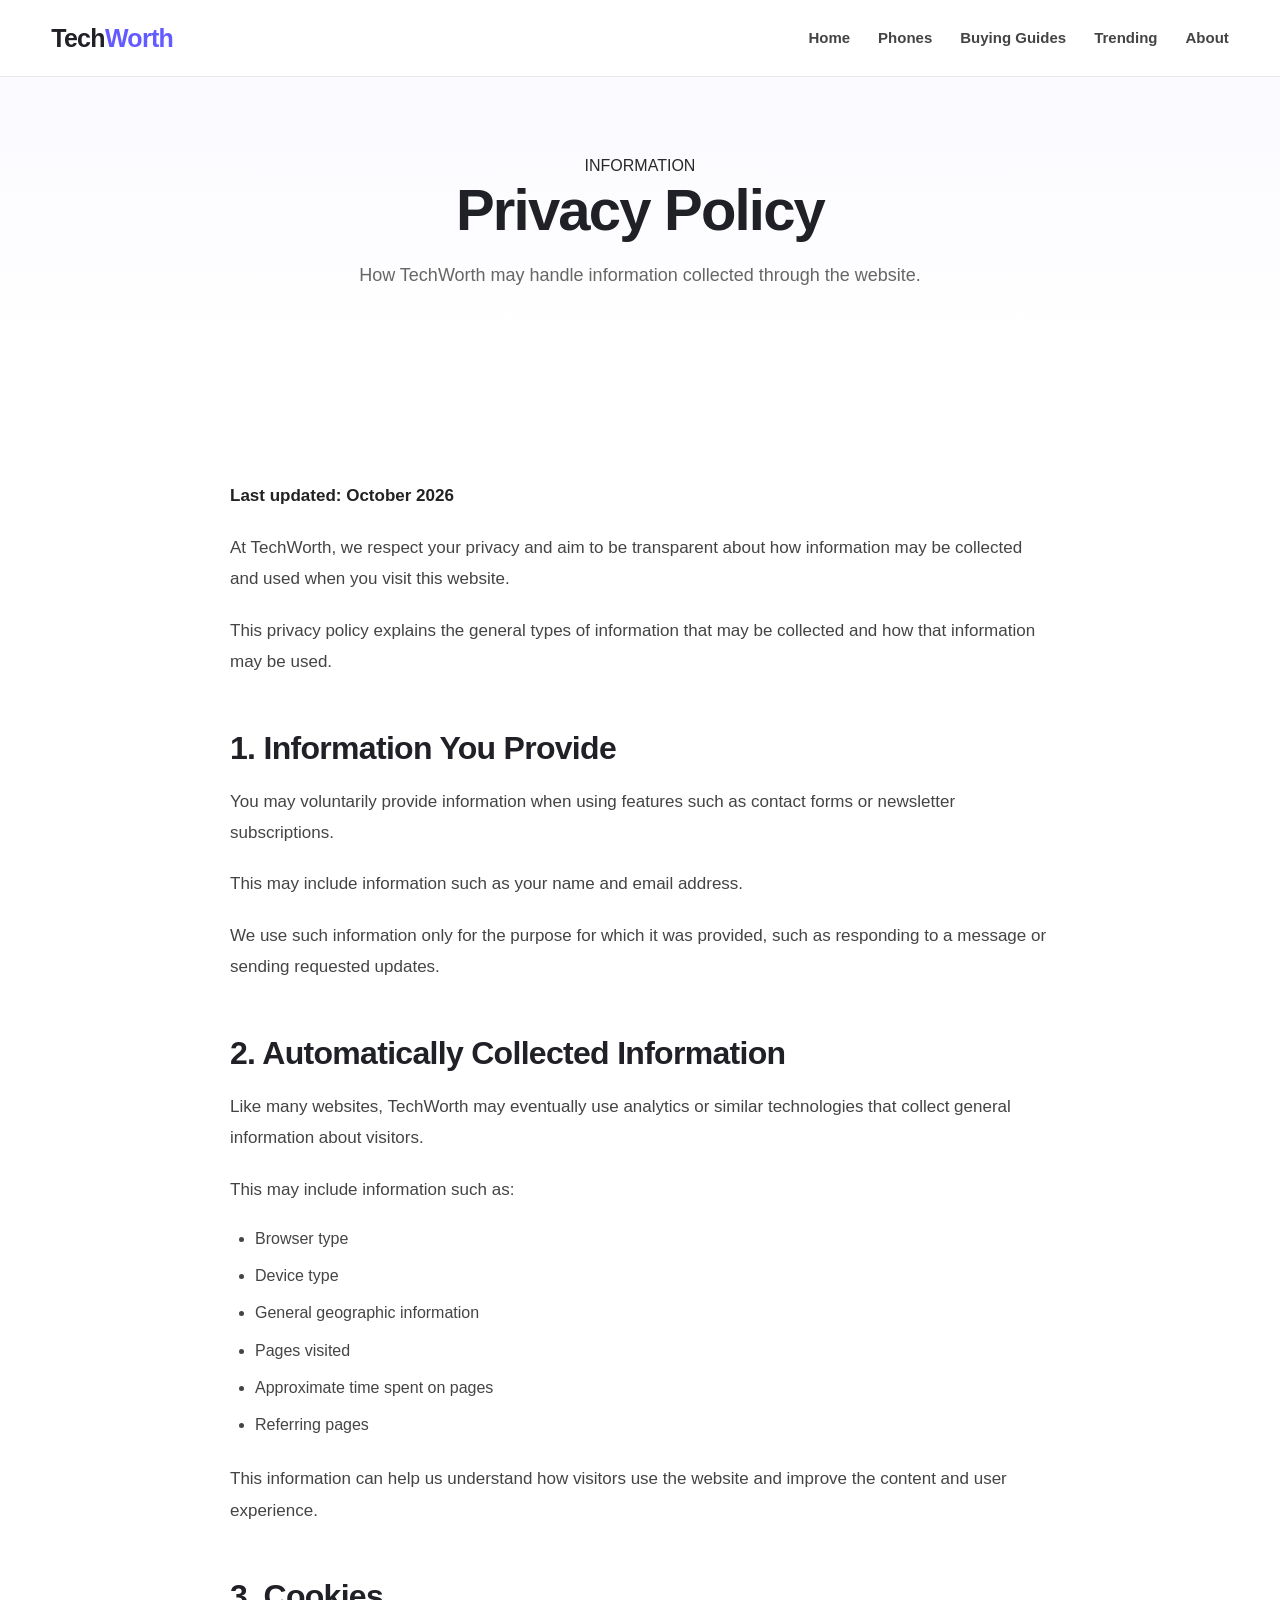
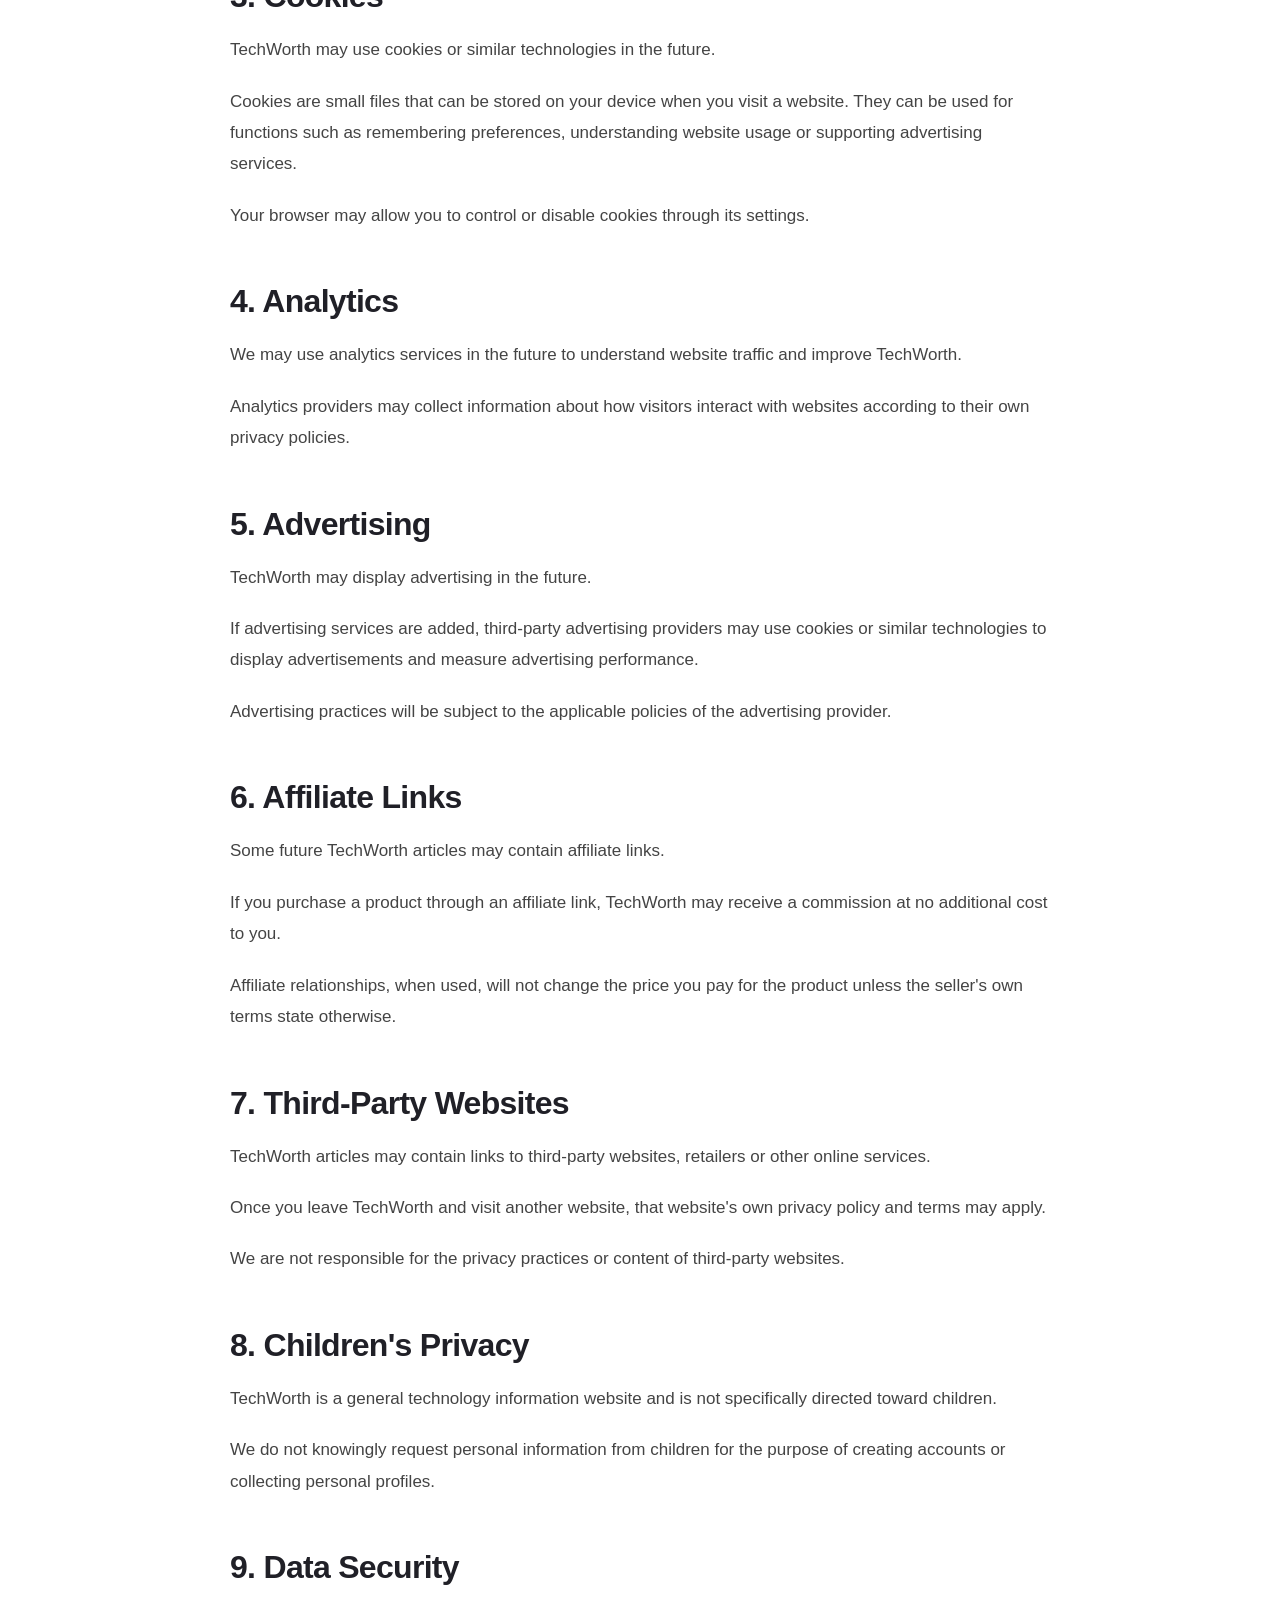
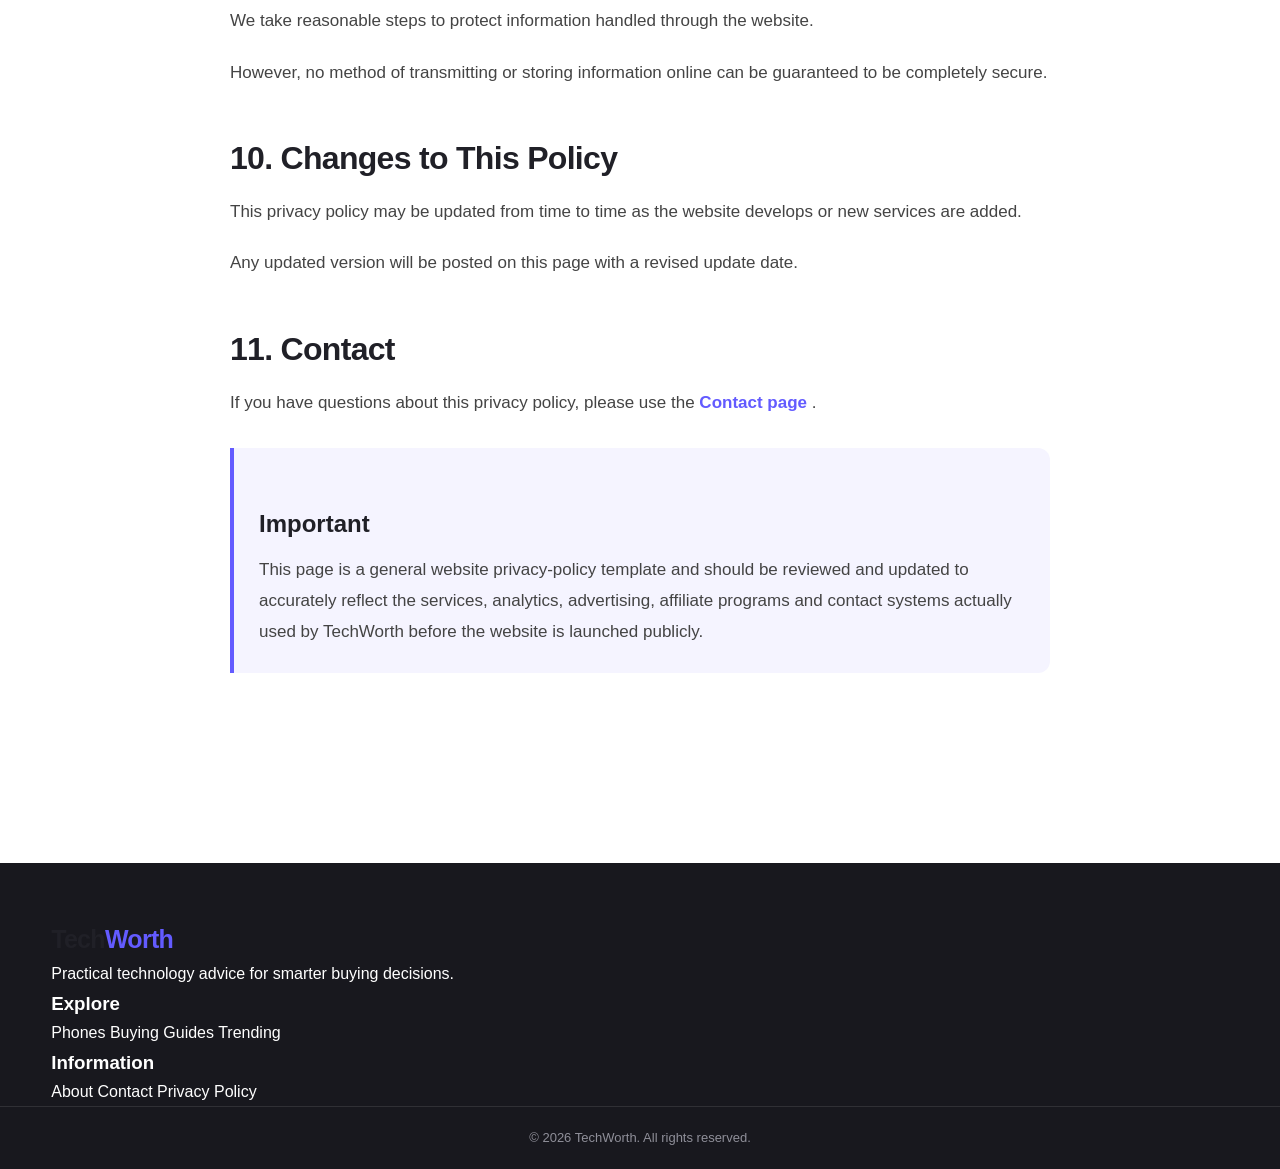
<file: privacy.html>
<!DOCTYPE html>
<html lang="en">
<head>
    <meta charset="UTF-8">
    <meta name="viewport" content="width=device-width, initial-scale=1.0">

    <title>Privacy Policy | TechWorth</title>

    <meta name="description" content="Read the TechWorth privacy policy to understand how information may be collected and used when visiting the website.">

    <link rel="stylesheet" href="style.css">
</head>

<body>

<header class="site-header">

    <div class="container nav-container">

        <a href="index.html" class="logo">
            Tech<span>Worth</span>
        </a>

        <button class="menu-btn" aria-label="Open menu">
            ☰
        </button>

        <nav class="nav-links">

            <a href="index.html">
                Home
            </a>

            <a href="phones.html">
                Phones
            </a>

            <a href="buying-guides.html">
                Buying Guides
            </a>

            <a href="trending.html">
                Trending
            </a>

            <a href="about.html">
                About
            </a>

        </nav>

    </div>

</header>


<main>


    <!-- PAGE HEADER -->

    <section class="page-header">

        <div class="container">

            <span class="article-category">
                INFORMATION
            </span>

            <h1>
                Privacy Policy
            </h1>

            <p>
                How TechWorth may handle information collected through
                the website.
            </p>

        </div>

    </section>


    <!-- PRIVACY CONTENT -->

    <section class="section">

        <div class="container">

            <article class="article-content">


                <p>
                    <strong>Last updated: October 2026</strong>
                </p>


                <p>
                    At TechWorth, we respect your privacy and aim to be
                    transparent about how information may be collected
                    and used when you visit this website.
                </p>

                <p>
                    This privacy policy explains the general types of
                    information that may be collected and how that
                    information may be used.
                </p>


                <h2>
                    1. Information You Provide
                </h2>

                <p>
                    You may voluntarily provide information when using
                    features such as contact forms or newsletter
                    subscriptions.
                </p>

                <p>
                    This may include information such as your name and
                    email address.
                </p>

                <p>
                    We use such information only for the purpose for
                    which it was provided, such as responding to a
                    message or sending requested updates.
                </p>


                <h2>
                    2. Automatically Collected Information
                </h2>

                <p>
                    Like many websites, TechWorth may eventually use
                    analytics or similar technologies that collect
                    general information about visitors.
                </p>

                <p>
                    This may include information such as:
                </p>

                <ul>

                    <li>
                        Browser type
                    </li>

                    <li>
                        Device type
                    </li>

                    <li>
                        General geographic information
                    </li>

                    <li>
                        Pages visited
                    </li>

                    <li>
                        Approximate time spent on pages
                    </li>

                    <li>
                        Referring pages
                    </li>

                </ul>

                <p>
                    This information can help us understand how visitors
                    use the website and improve the content and user
                    experience.
                </p>


                <h2>
                    3. Cookies
                </h2>

                <p>
                    TechWorth may use cookies or similar technologies
                    in the future.
                </p>

                <p>
                    Cookies are small files that can be stored on your
                    device when you visit a website. They can be used
                    for functions such as remembering preferences,
                    understanding website usage or supporting
                    advertising services.
                </p>

                <p>
                    Your browser may allow you to control or disable
                    cookies through its settings.
                </p>


                <h2>
                    4. Analytics
                </h2>

                <p>
                    We may use analytics services in the future to
                    understand website traffic and improve TechWorth.
                </p>

                <p>
                    Analytics providers may collect information about
                    how visitors interact with websites according to
                    their own privacy policies.
                </p>


                <h2>
                    5. Advertising
                </h2>

                <p>
                    TechWorth may display advertising in the future.
                </p>

                <p>
                    If advertising services are added, third-party
                    advertising providers may use cookies or similar
                    technologies to display advertisements and measure
                    advertising performance.
                </p>

                <p>
                    Advertising practices will be subject to the
                    applicable policies of the advertising provider.
                </p>


                <h2>
                    6. Affiliate Links
                </h2>

                <p>
                    Some future TechWorth articles may contain affiliate
                    links.
                </p>

                <p>
                    If you purchase a product through an affiliate link,
                    TechWorth may receive a commission at no additional
                    cost to you.
                </p>

                <p>
                    Affiliate relationships, when used, will not change
                    the price you pay for the product unless the seller's
                    own terms state otherwise.
                </p>


                <h2>
                    7. Third-Party Websites
                </h2>

                <p>
                    TechWorth articles may contain links to third-party
                    websites, retailers or other online services.
                </p>

                <p>
                    Once you leave TechWorth and visit another website,
                    that website's own privacy policy and terms may
                    apply.
                </p>

                <p>
                    We are not responsible for the privacy practices
                    or content of third-party websites.
                </p>


                <h2>
                    8. Children's Privacy
                </h2>

                <p>
                    TechWorth is a general technology information website
                    and is not specifically directed toward children.
                </p>

                <p>
                    We do not knowingly request personal information from
                    children for the purpose of creating accounts or
                    collecting personal profiles.
                </p>


                <h2>
                    9. Data Security
                </h2>

                <p>
                    We take reasonable steps to protect information
                    handled through the website.
                </p>

                <p>
                    However, no method of transmitting or storing
                    information online can be guaranteed to be completely
                    secure.
                </p>


                <h2>
                    10. Changes to This Policy
                </h2>

                <p>
                    This privacy policy may be updated from time to time
                    as the website develops or new services are added.
                </p>

                <p>
                    Any updated version will be posted on this page with
                    a revised update date.
                </p>


                <h2>
                    11. Contact
                </h2>

                <p>
                    If you have questions about this privacy policy,
                    please use the
                    <a href="contact.html">
                        Contact page
                    </a>.
                </p>


                <div class="highlight-box">

                    <h3>
                        Important
                    </h3>

                    <p>
                        This page is a general website privacy-policy
                        template and should be reviewed and updated to
                        accurately reflect the services, analytics,
                        advertising, affiliate programs and contact
                        systems actually used by TechWorth before the
                        website is launched publicly.
                    </p>

                </div>


            </article>

        </div>

    </section>


</main>


<footer class="site-footer">

    <div class="container footer-grid">


        <div>

            <a href="index.html" class="logo">
                Tech<span>Worth</span>
            </a>

            <p>
                Practical technology advice for smarter buying decisions.
            </p>

        </div>


        <div>

            <h3>
                Explore
            </h3>

            <a href="phones.html">
                Phones
            </a>

            <a href="buying-guides.html">
                Buying Guides
            </a>

            <a href="trending.html">
                Trending
            </a>

        </div>


        <div>

            <h3>
                Information
            </h3>

            <a href="about.html">
                About
            </a>

            <a href="contact.html">
                Contact
            </a>

            <a href="privacy.html">
                Privacy Policy
            </a>

        </div>

    </div>


    <div class="footer-bottom">

        <p>
            © <span class="current-year"></span>
            TechWorth. All rights reserved.
        </p>

    </div>

</footer>


<script src="script.js"></script>

</body>
</html>
</file>
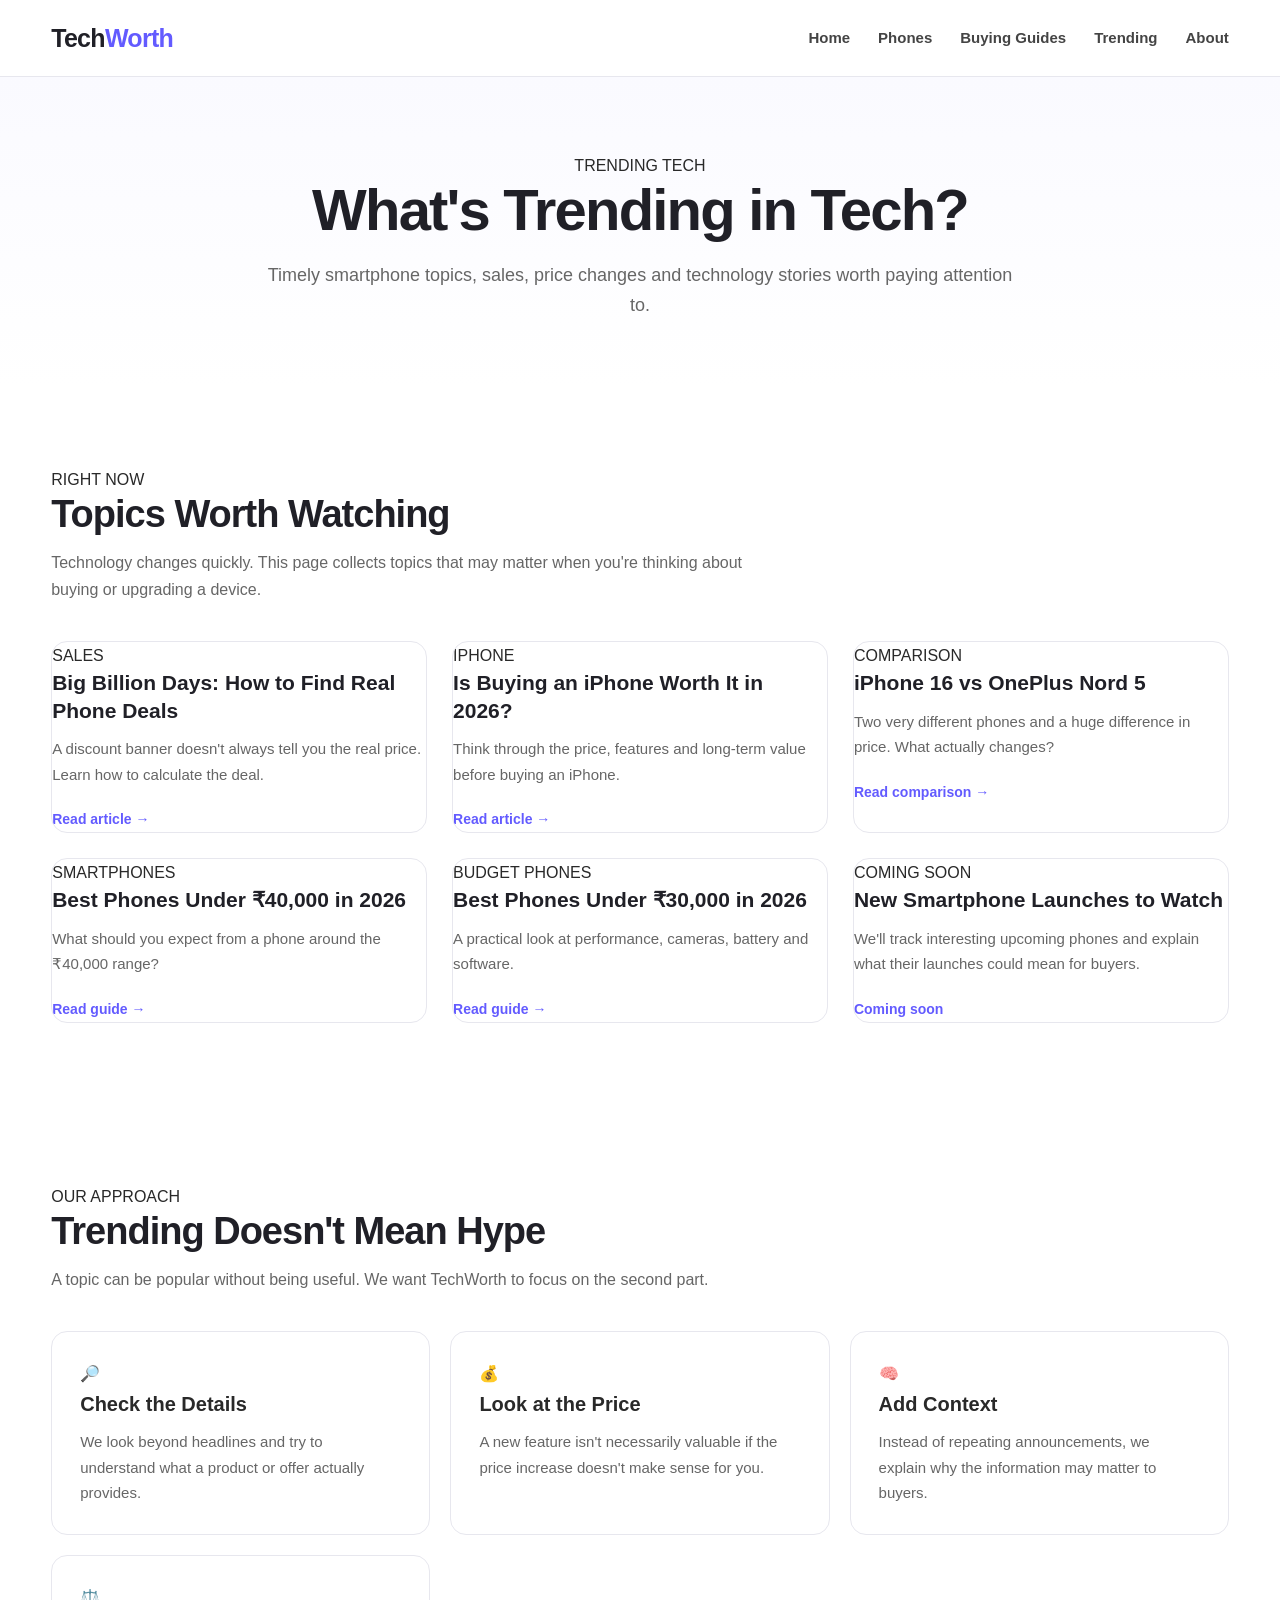
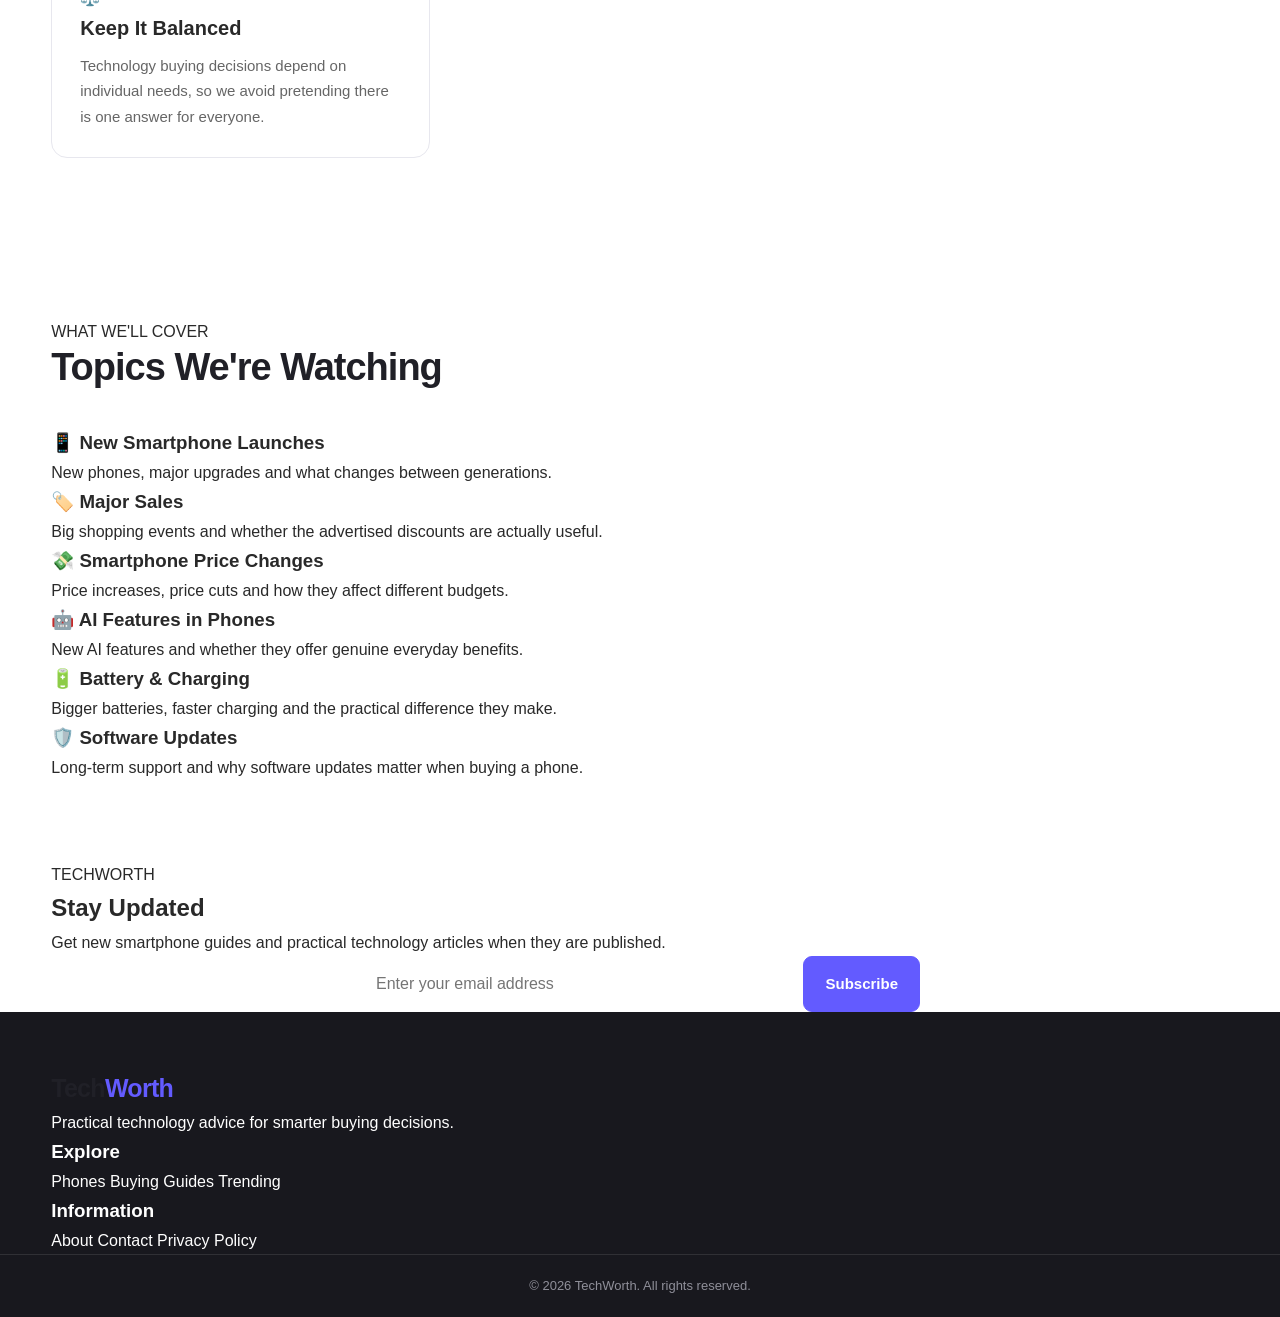
<file: trending.html>
<!DOCTYPE html>
<html lang="en">
<head>
    <meta charset="UTF-8">
    <meta name="viewport" content="width=device-width, initial-scale=1.0">

    <title>Trending Tech & Smartphone Topics | TechWorth</title>

    <meta name="description" content="Trending smartphone topics, launches, sales, price changes and practical technology news and buying advice from TechWorth.">

    <meta name="keywords" content="trending tech India, smartphone news, phone launches, smartphone sales, phone prices, technology trends">

    <link rel="stylesheet" href="style.css">
</head>

<body>

<header class="site-header">

    <div class="container nav-container">

        <a href="index.html" class="logo">
            Tech<span>Worth</span>
        </a>

        <button class="menu-btn" aria-label="Open menu">
            ☰
        </button>

        <nav class="nav-links">

            <a href="index.html">
                Home
            </a>

            <a href="phones.html">
                Phones
            </a>

            <a href="buying-guides.html">
                Buying Guides
            </a>

            <a href="trending.html" class="active">
                Trending
            </a>

            <a href="about.html">
                About
            </a>

        </nav>

    </div>

</header>


<main>


    <!-- PAGE HEADER -->

    <section class="page-header">

        <div class="container">

            <span class="article-category">
                TRENDING TECH
            </span>

            <h1>
                What's Trending in Tech?
            </h1>

            <p>
                Timely smartphone topics, sales, price changes and
                technology stories worth paying attention to.
            </p>

        </div>

    </section>


    <!-- INTRO -->

    <section class="section">

        <div class="container">

            <div class="section-heading">

                <span class="section-label">
                    RIGHT NOW
                </span>

                <h2>
                    Topics Worth Watching
                </h2>

                <p>
                    Technology changes quickly. This page collects topics
                    that may matter when you're thinking about buying or
                    upgrading a device.
                </p>

            </div>


            <!-- TRENDING ARTICLES -->

            <div class="article-grid">


                <a href="article-big-billion-days.html"
                   class="article-card">

                    <span class="card-category">
                        SALES
                    </span>

                    <h3>
                        Big Billion Days: How to Find Real Phone Deals
                    </h3>

                    <p>
                        A discount banner doesn't always tell you the
                        real price. Learn how to calculate the deal.
                    </p>

                    <span class="read-more">
                        Read article →
                    </span>

                </a>


                <a href="article-iphone-2026.html"
                   class="article-card">

                    <span class="card-category">
                        IPHONE
                    </span>

                    <h3>
                        Is Buying an iPhone Worth It in 2026?
                    </h3>

                    <p>
                        Think through the price, features and long-term
                        value before buying an iPhone.
                    </p>

                    <span class="read-more">
                        Read article →
                    </span>

                </a>


                <a href="article-iphone-vs-nord5.html"
                   class="article-card">

                    <span class="card-category">
                        COMPARISON
                    </span>

                    <h3>
                        iPhone 16 vs OnePlus Nord 5
                    </h3>

                    <p>
                        Two very different phones and a huge difference
                        in price. What actually changes?
                    </p>

                    <span class="read-more">
                        Read comparison →
                    </span>

                </a>


                <a href="article-best-phones-40000.html"
                   class="article-card">

                    <span class="card-category">
                        SMARTPHONES
                    </span>

                    <h3>
                        Best Phones Under ₹40,000 in 2026
                    </h3>

                    <p>
                        What should you expect from a phone around
                        the ₹40,000 range?
                    </p>

                    <span class="read-more">
                        Read guide →
                    </span>

                </a>


                <a href="article-best-phones-30000.html"
                   class="article-card">

                    <span class="card-category">
                        BUDGET PHONES
                    </span>

                    <h3>
                        Best Phones Under ₹30,000 in 2026
                    </h3>

                    <p>
                        A practical look at performance, cameras,
                        battery and software.
                    </p>

                    <span class="read-more">
                        Read guide →
                    </span>

                </a>


                <!-- FUTURE ARTICLE -->

                <div class="article-card">

                    <span class="card-category">
                        COMING SOON
                    </span>

                    <h3>
                        New Smartphone Launches to Watch
                    </h3>

                    <p>
                        We'll track interesting upcoming phones and
                        explain what their launches could mean for buyers.
                    </p>

                    <span class="read-more">
                        Coming soon
                    </span>

                </div>

            </div>

        </div>

    </section>


    <!-- HOW WE COVER TRENDING TOPICS -->

    <section class="section section-alt">

        <div class="container">

            <div class="section-heading">

                <span class="section-label">
                    OUR APPROACH
                </span>

                <h2>
                    Trending Doesn't Mean Hype
                </h2>

                <p>
                    A topic can be popular without being useful.
                    We want TechWorth to focus on the second part.
                </p>

            </div>


            <div class="category-grid">


                <div class="category-card">

                    <div class="category-icon">
                        🔎
                    </div>

                    <h3>
                        Check the Details
                    </h3>

                    <p>
                        We look beyond headlines and try to understand
                        what a product or offer actually provides.
                    </p>

                </div>


                <div class="category-card">

                    <div class="category-icon">
                        💰
                    </div>

                    <h3>
                        Look at the Price
                    </h3>

                    <p>
                        A new feature isn't necessarily valuable if the
                        price increase doesn't make sense for you.
                    </p>

                </div>


                <div class="category-card">

                    <div class="category-icon">
                        🧠
                    </div>

                    <h3>
                        Add Context
                    </h3>

                    <p>
                        Instead of repeating announcements, we explain
                        why the information may matter to buyers.
                    </p>

                </div>


                <div class="category-card">

                    <div class="category-icon">
                        ⚖️
                    </div>

                    <h3>
                        Keep It Balanced
                    </h3>

                    <p>
                        Technology buying decisions depend on individual
                        needs, so we avoid pretending there is one answer
                        for everyone.
                    </p>

                </div>

            </div>

        </div>

    </section>


    <!-- TRENDING TOPIC IDEAS -->

    <section class="section">

        <div class="container narrow-container">

            <div class="section-heading">

                <span class="section-label">
                    WHAT WE'LL COVER
                </span>

                <h2>
                    Topics We're Watching
                </h2>

            </div>


            <div class="topic-list">

                <div class="topic-item">

                    <h3>
                        📱 New Smartphone Launches
                    </h3>

                    <p>
                        New phones, major upgrades and what changes
                        between generations.
                    </p>

                </div>


                <div class="topic-item">

                    <h3>
                        🏷️ Major Sales
                    </h3>

                    <p>
                        Big shopping events and whether the advertised
                        discounts are actually useful.
                    </p>

                </div>


                <div class="topic-item">

                    <h3>
                        💸 Smartphone Price Changes
                    </h3>

                    <p>
                        Price increases, price cuts and how they affect
                        different budgets.
                    </p>

                </div>


                <div class="topic-item">

                    <h3>
                        🤖 AI Features in Phones
                    </h3>

                    <p>
                        New AI features and whether they offer genuine
                        everyday benefits.
                    </p>

                </div>


                <div class="topic-item">

                    <h3>
                        🔋 Battery & Charging
                    </h3>

                    <p>
                        Bigger batteries, faster charging and the practical
                        difference they make.
                    </p>

                </div>


                <div class="topic-item">

                    <h3>
                        🛡️ Software Updates
                    </h3>

                    <p>
                        Long-term support and why software updates matter
                        when buying a phone.
                    </p>

                </div>

            </div>

        </div>

    </section>


    <!-- NEWSLETTER -->

    <section class="newsletter-section">

        <div class="container">

            <div class="newsletter-box">

                <span class="section-label">
                    TECHWORTH
                </span>

                <h2>
                    Stay Updated
                </h2>

                <p>
                    Get new smartphone guides and practical technology
                    articles when they are published.
                </p>


                <form class="newsletter-form">

                    <input
                        type="email"
                        placeholder="Enter your email address"
                        required
                    >

                    <button type="submit" class="btn">
                        Subscribe
                    </button>

                </form>

            </div>

        </div>

    </section>


</main>


<footer class="site-footer">

    <div class="container footer-grid">


        <div>

            <a href="index.html" class="logo">
                Tech<span>Worth</span>
            </a>

            <p>
                Practical technology advice for smarter buying decisions.
            </p>

        </div>


        <div>

            <h3>
                Explore
            </h3>

            <a href="phones.html">
                Phones
            </a>

            <a href="buying-guides.html">
                Buying Guides
            </a>

            <a href="trending.html">
                Trending
            </a>

        </div>


        <div>

            <h3>
                Information
            </h3>

            <a href="about.html">
                About
            </a>

            <a href="contact.html">
                Contact
            </a>

            <a href="privacy.html">
                Privacy Policy
            </a>

        </div>

    </div>


    <div class="footer-bottom">

        <p>
            © <span class="current-year"></span>
            TechWorth. All rights reserved.
        </p>

    </div>

</footer>


<script src="script.js"></script>

</body>
</html>
</file>
<file: style.css>
/* =========================================================
   TECHWORTH - GLOBAL STYLES
   ========================================================= */

/* ---------- RESET ---------- */

* {
    margin: 0;
    padding: 0;
    box-sizing: border-box;
}

html {
    scroll-behavior: smooth;
}

body {
    font-family: Arial, Helvetica, sans-serif;
    color: #292929;
    background: #ffffff;
    line-height: 1.7;
    font-size: 16px;
}

img {
    max-width: 100%;
    height: auto;
    display: block;
}

a {
    color: inherit;
    text-decoration: none;
}

button,
input,
textarea,
select {
    font: inherit;
}


/* ---------- VARIABLES ---------- */

:root {
    --primary: #635bff;
    --primary-dark: #5148e8;
    --text: #292929;
    --muted: #666666;
    --light-text: #777777;
    --background: #ffffff;
    --light-bg: #f7f7fb;
    --lighter-bg: #fafaff;
    --border: #e7e7ee;
    --dark: #202027;
    --success-bg: #eefaf2;
    --warning-bg: #fff8e8;
    --max-width: 1180px;
}


/* ---------- CONTAINER ---------- */

.container {
    width: min(92%, var(--max-width));
    margin: 0 auto;
}


/* =========================================================
   HEADER / NAVIGATION
   ========================================================= */

.site-header {
    position: sticky;
    top: 0;
    z-index: 1000;
    background: rgba(255, 255, 255, 0.96);
    border-bottom: 1px solid var(--border);
    backdrop-filter: blur(10px);
}

.nav-container {
    min-height: 76px;
    display: flex;
    align-items: center;
    justify-content: space-between;
    gap: 30px;
}

.logo {
    font-size: 25px;
    font-weight: 800;
    letter-spacing: -0.7px;
    color: var(--dark);
}

.logo span {
    color: var(--primary);
}

.nav-links {
    display: flex;
    align-items: center;
    gap: 28px;
}

.nav-links a {
    color: #444;
    font-size: 15px;
    font-weight: 600;
    transition: color 0.2s ease;
}

.nav-links a:hover {
    color: var(--primary);
}

.menu-btn {
    display: none;
    border: none;
    background: transparent;
    font-size: 28px;
    cursor: pointer;
    color: var(--dark);
}


/* =========================================================
   HERO
   ========================================================= */

.hero {
    padding: 95px 0 85px;
    background:
        radial-gradient(
            circle at top right,
            rgba(99, 91, 255, 0.12),
            transparent 35%
        ),
        linear-gradient(
            180deg,
            #fbfbff 0%,
            #ffffff 100%
        );
}

.hero-container {
    display: grid;
    grid-template-columns: 1.05fr 0.95fr;
    align-items: center;
    gap: 70px;
}

.hero-content {
    max-width: 680px;
}

.eyebrow {
    color: var(--primary);
    font-size: 13px;
    font-weight: 800;
    letter-spacing: 1.5px;
    text-transform: uppercase;
    margin-bottom: 14px;
}

.hero h1 {
    font-size: clamp(42px, 6vw, 72px);
    line-height: 1.03;
    letter-spacing: -2.8px;
    margin-bottom: 24px;
    color: var(--dark);
}

.hero p {
    font-size: 19px;
    color: var(--muted);
    max-width: 620px;
    margin-bottom: 30px;
}

.hero-buttons {
    display: flex;
    gap: 14px;
    flex-wrap: wrap;
}


/* ---------- HERO PHONE VISUAL ---------- */

.hero-visual {
    display: flex;
    justify-content: center;
    align-items: center;
}

.phone-mockup {
    width: 280px;
    height: 550px;
    border-radius: 38px;
    padding: 10px;
    background: #17171c;
    box-shadow: 0 30px 70px rgba(0, 0, 0, 0.18);
}

.phone-screen {
    height: 100%;
    border-radius: 30px;
    overflow: hidden;
    background:
        radial-gradient(
            circle at 70% 25%,
            rgba(99, 91, 255, 0.7),
            transparent 30%
        ),
        linear-gradient(
            145deg,
            #17172b,
            #635bff
        );
    position: relative;
}

.phone-screen::before {
    content: "";
    position: absolute;
    width: 100px;
    height: 26px;
    border-radius: 20px;
    background: #111116;
    top: 12px;
    left: 50%;
    transform: translateX(-50%);
}

.phone-screen::after {
    content: "TechWorth";
    position: absolute;
    color: white;
    font-weight: 800;
    font-size: 23px;
    left: 50%;
    top: 50%;
    transform: translate(-50%, -50%);
}


/* =========================================================
   BUTTONS
   ========================================================= */

.btn {
    display: inline-flex;
    align-items: center;
    justify-content: center;
    padding: 12px 21px;
    border-radius: 9px;
    border: 1px solid var(--primary);
    background: var(--primary);
    color: white;
    font-weight: 700;
    font-size: 15px;
    transition:
        background 0.2s ease,
        transform 0.2s ease,
        border-color 0.2s ease;
}

.btn:hover {
    background: var(--primary-dark);
    border-color: var(--primary-dark);
    transform: translateY(-1px);
}

.btn-outline {
    background: transparent;
    color: var(--primary);
}

.btn-outline:hover {
    color: white;
}


/* =========================================================
   SECTIONS
   ========================================================= */

.section {
    padding: 80px 0;
}

.section-light {
    background: var(--light-bg);
}

.section-heading {
    max-width: 720px;
    margin-bottom: 38px;
}

.section-heading h2 {
    font-size: 38px;
    line-height: 1.15;
    letter-spacing: -1px;
    color: var(--dark);
    margin-bottom: 12px;
}

.section-heading p {
    color: var(--muted);
}


/* =========================================================
   SEARCH
   ========================================================= */

.search-box {
    max-width: 650px;
    margin: 35px auto 0;
    position: relative;
}

.search-box input {
    width: 100%;
    padding: 16px 20px;
    border: 1px solid var(--border);
    border-radius: 12px;
    background: white;
    outline: none;
    font-size: 16px;
    box-shadow: 0 8px 25px rgba(0, 0, 0, 0.04);
}

.search-box input:focus {
    border-color: var(--primary);
    box-shadow: 0 0 0 3px rgba(99, 91, 255, 0.1);
}


/* =========================================================
   ARTICLE GRID
   ========================================================= */

.article-grid {
    display: grid;
    grid-template-columns: repeat(3, 1fr);
    gap: 25px;
}

.article-card {
    background: white;
    border: 1px solid var(--border);
    border-radius: 16px;
    overflow: hidden;
    transition:
        transform 0.2s ease,
        box-shadow 0.2s ease;
}

.article-card:hover {
    transform: translateY(-5px);
    box-shadow: 0 18px 45px rgba(0, 0, 0, 0.08);
}

.article-card-image {
    height: 210px;
    background:
        linear-gradient(
            135deg,
            #f0efff,
            #fafaff
        );
    display: flex;
    align-items: center;
    justify-content: center;
    color: var(--primary);
    font-weight: 800;
}

.article-card-content {
    padding: 25px;
}

.category {
    display: inline-block;
    color: var(--primary);
    font-size: 12px;
    font-weight: 800;
    letter-spacing: 1px;
    text-transform: uppercase;
    margin-bottom: 10px;
}

.article-card h3 {
    font-size: 21px;
    line-height: 1.3;
    color: var(--dark);
    margin-bottom: 12px;
}

.article-card p {
    color: var(--muted);
    font-size: 15px;
    margin-bottom: 18px;
}

.read-more {
    color: var(--primary);
    font-size: 14px;
    font-weight: 800;
}

.read-more:hover {
    color: var(--primary-dark);
}


/* =========================================================
   FEATURED ARTICLES
   ========================================================= */

.featured-grid {
    display: grid;
    grid-template-columns: repeat(2, 1fr);
    gap: 28px;
}

.featured-article {
    padding: 35px;
    border-radius: 18px;
    background: var(--light-bg);
    border: 1px solid var(--border);
}

.featured-article h3 {
    font-size: 28px;
    line-height: 1.2;
    margin: 10px 0 15px;
}

.featured-article p {
    color: var(--muted);
}


/* =========================================================
   CATEGORY CARDS
   ========================================================= */

.category-grid {
    display: grid;
    grid-template-columns: repeat(3, 1fr);
    gap: 20px;
}

.category-card {
    display: block;
    padding: 28px;
    background: white;
    border: 1px solid var(--border);
    border-radius: 16px;
    transition:
        transform 0.2s ease,
        border-color 0.2s ease,
        box-shadow 0.2s ease;
}

.category-card:hover {
    transform: translateY(-4px);
    border-color: rgba(99, 91, 255, 0.35);
    box-shadow: 0 14px 35px rgba(0, 0, 0, 0.06);
}

.category-card h3 {
    font-size: 20px;
    margin-bottom: 8px;
}

.category-card p {
    color: var(--muted);
    font-size: 15px;
}


/* =========================================================
   NEWSLETTER
   ========================================================= */

.newsletter {
    padding: 70px 0;
    background: var(--dark);
    color: white;
}

.newsletter-container {
    max-width: 750px;
    text-align: center;
}

.newsletter h2 {
    font-size: 36px;
    line-height: 1.2;
    margin-bottom: 12px;
}

.newsletter p {
    color: #c7c7d0;
    margin-bottom: 25px;
}

.newsletter-form {
    display: flex;
    max-width: 560px;
    margin: 0 auto;
    gap: 10px;
}

.newsletter-form input {
    flex: 1;
    min-width: 0;
    padding: 14px 16px;
    border: none;
    border-radius: 9px;
    outline: none;
}

.newsletter-form button {
    cursor: pointer;
}


/* =========================================================
   PAGE HEADER
   ========================================================= */

.page-header {
    padding: 75px 0 65px;
    background:
        linear-gradient(
            180deg,
            #fafaff,
            #ffffff
        );
    text-align: center;
}

.page-header h1 {
    max-width: 900px;
    margin: 0 auto 18px;
    font-size: clamp(38px, 5vw, 58px);
    line-height: 1.08;
    letter-spacing: -1.8px;
    color: var(--dark);
}

.page-header > .container > p:not(.eyebrow) {
    max-width: 750px;
    margin: 0 auto;
    color: var(--muted);
    font-size: 18px;
}


/* =========================================================
   ARTICLE PAGE
   ========================================================= */

.article-page {
    background: white;
}


/* ---------- ARTICLE HEADER ---------- */

.article-header {
    padding: 65px 0 45px;
    text-align: center;
    background:
        linear-gradient(
            180deg,
            #fafaff 0%,
            #ffffff 100%
        );
}

.article-header .category {
    margin-bottom: 15px;
}

.article-header h1 {
    /*
       IMPORTANT:
       This prevents the huge heading problem.
    */
    font-size: 52px;
    line-height: 1.12;
    letter-spacing: -1.8px;
    max-width: 900px;
    margin: 0 auto 22px;
    color: var(--dark);
    font-weight: 800;
    overflow-wrap: break-word;
}

.article-subtitle {
    max-width: 850px;
    margin: 0 auto 25px;
    color: #555;
    font-size: 18px;
    line-height: 1.6;
}

.article-meta {
    display: flex;
    justify-content: center;
    align-items: center;
    flex-wrap: wrap;
    gap: 10px;
    color: #777;
    font-size: 14px;
}


/* ---------- ARTICLE COVER ---------- */

.article-cover {
    max-width: 1000px;
    margin: 35px auto 10px;
    border-radius: 18px;
    overflow: hidden;
}

.article-cover img {
    width: 100%;
    max-height: 560px;
    object-fit: cover;
}

.image-caption {
    text-align: center;
    font-size: 13px;
    color: #777;
    margin-bottom: 45px;
}


/* ---------- ARTICLE CONTENT ---------- */

.article-content {
    max-width: 820px;
    margin: 0 auto;
    padding: 45px 0 80px;
}

.article-content h2 {
    font-size: 32px;
    line-height: 1.25;
    letter-spacing: -0.7px;
    color: var(--dark);
    margin: 50px 0 18px;
}

.article-content h3 {
    font-size: 24px;
    line-height: 1.3;
    color: var(--dark);
    margin: 35px 0 14px;
}

.article-content p {
    font-size: 17px;
    line-height: 1.85;
    color: #444;
    margin-bottom: 20px;
}

.article-content ul,
.article-content ol {
    margin: 0 0 25px 25px;
}

.article-content li {
    margin-bottom: 10px;
    color: #444;
}

.article-content strong {
    color: #222;
}

.article-content a {
    color: var(--primary);
    font-weight: 600;
}

.article-content a:hover {
    text-decoration: underline;
}


/* =========================================================
   ARTICLE HIGHLIGHT BOXES
   ========================================================= */

.highlight-box {
    margin: 30px 0;
    padding: 25px;
    border-left: 4px solid var(--primary);
    background: #f5f4ff;
    border-radius: 0 12px 12px 0;
}

.highlight-box p:last-child {
    margin-bottom: 0;
}

.warning-box {
    margin: 30px 0;
    padding: 25px;
    border-left: 4px solid #e4a900;
    background: var(--warning-bg);
    border-radius: 0 12px 12px 0;
}

.success-box {
    margin: 30px 0;
    padding: 25px;
    border-left: 4px solid #39a85a;
    background: var(--success-bg);
    border-radius: 0 12px 12px 0;
}


/* =========================================================
   PROS / CONS
   ========================================================= */

.pros-cons {
    display: grid;
    grid-template-columns: repeat(2, 1fr);
    gap: 20px;
    margin: 30px 0;
}

.pros,
.cons {
    padding: 25px;
    border-radius: 14px;
}

.pros {
    background: #eefaf2;
    border: 1px solid #d7efde;
}

.cons {
    background: #fff6f3;
    border: 1px solid #f0dcd6;
}

.pros h3,
.cons h3 {
    margin-top: 0;
}

.pros ul,
.cons ul {
    margin-bottom: 0;
}


/* =========================================================
   COMPARISON TABLE
   ========================================================= */

.table-wrapper {
    width: 100%;
    overflow-x: auto;
    margin: 30px 0 40px;
    border: 1px solid var(--border);
    border-radius: 12px;
}

.comparison-table {
    width: 100%;
    min-width: 650px;
    border-collapse: collapse;
    background: white;
}

.comparison-table th,
.comparison-table td {
    padding: 16px 18px;
    text-align: left;
    border-bottom: 1px solid var(--border);
    vertical-align: top;
}

.comparison-table th {
    background: var(--light-bg);
    color: var(--dark);
    font-weight: 800;
}

.comparison-table tr:last-child td {
    border-bottom: none;
}

.comparison-table td {
    color: #444;
}


/* =========================================================
   RELATED ARTICLES
   ========================================================= */

.related-articles {
    margin-top: 60px;
    padding-top: 45px;
    border-top: 1px solid var(--border);
}

.related-articles h2 {
    margin-top: 0;
}

.related-grid {
    display: grid;
    grid-template-columns: repeat(3, 1fr);
    gap: 20px;
}

.related-card {
    padding: 22px;
    background: var(--light-bg);
    border-radius: 14px;
    border: 1px solid var(--border);
}

.related-card h3 {
    font-size: 19px;
    margin: 8px 0;
}

.related-card p {
    font-size: 14px;
    margin-bottom: 10px;
}


/* =========================================================
   SIMPLE CONTENT SECTIONS
   ========================================================= */

.content-grid {
    display: grid;
    grid-template-columns: repeat(2, 1fr);
    gap: 30px;
}

.content-card {
    padding: 30px;
    background: white;
    border: 1px solid var(--border);
    border-radius: 16px;
}

.content-card h3 {
    margin-bottom: 12px;
    color: var(--dark);
}

.content-card p {
    color: var(--muted);
}


/* =========================================================
   CONTACT PAGE
   ========================================================= */

.contact-grid {
    display: grid;
    grid-template-columns: 0.8fr 1.2fr;
    gap: 45px;
    align-items: start;
}

.contact-info h2,
.contact-form-wrapper h2 {
    font-size: 30px;
    margin-bottom: 15px;
    color: var(--dark);
}

.contact-info p {
    color: var(--muted);
    margin-bottom: 20px;
}

.contact-item {
    padding: 18px 0;
    border-bottom: 1px solid var(--border);
}

.contact-item h3 {
    font-size: 17px;
    margin-bottom: 4px;
}

.contact-item p {
    margin: 0;
    font-size: 15px;
}


/* ---------- FORM ---------- */

.contact-form {
    padding: 30px;
    background: var(--light-bg);
    border-radius: 16px;
    border: 1px solid var(--border);
}

.form-group {
    margin-bottom: 18px;
}

.form-group label {
    display: block;
    font-size: 14px;
    font-weight: 700;
    margin-bottom: 7px;
}

.form-group input,
.form-group textarea,
.form-group select {
    width: 100%;
    padding: 13px 14px;
    border: 1px solid #dcdce4;
    border-radius: 8px;
    background: white;
    outline: none;
}

.form-group textarea {
    min-height: 150px;
    resize: vertical;
}

.form-group input:focus,
.form-group textarea:focus,
.form-group select:focus {
    border-color: var(--primary);
    box-shadow: 0 0 0 3px rgba(99, 91, 255, 0.08);
}

.form-note {
    font-size: 13px;
    color: #777;
    margin-top: 15px;
}


/* =========================================================
   FAQ
   ========================================================= */

.faq-list {
    max-width: 850px;
    margin: 0 auto;
}

.faq-item {
    padding: 24px 0;
    border-bottom: 1px solid var(--border);
}

.faq-item h3 {
    font-size: 19px;
    margin-bottom: 8px;
    color: var(--dark);
}

.faq-item p {
    color: var(--muted);
}


/* =========================================================
   FOOTER
   ========================================================= */

.site-footer {
    background: #18181e;
    color: white;
    padding-top: 55px;
}

.footer-container {
    display: flex;
    justify-content: space-between;
    gap: 50px;
    padding-bottom: 40px;
}

.footer-brand {
    max-width: 360px;
}

.footer-brand .logo {
    color: white;
    display: inline-block;
    margin-bottom: 12px;
}

.footer-brand p {
    color: #bcbcc6;
    font-size: 14px;
}

.footer-links {
    display: flex;
    flex-wrap: wrap;
    justify-content: flex-end;
    align-content: flex-start;
    gap: 15px 25px;
    max-width: 500px;
}

.footer-links a {
    color: #c9c9d1;
    font-size: 14px;
}

.footer-links a:hover {
    color: white;
}

.footer-bottom {
    border-top: 1px solid rgba(255, 255, 255, 0.1);
    padding: 20px 0;
}

.footer-bottom p {
    color: #8f8f99;
    font-size: 13px;
    text-align: center;
}


/* =========================================================
   BACK TO TOP
   ========================================================= */

.back-to-top {
    position: fixed;
    right: 22px;
    bottom: 22px;
    width: 44px;
    height: 44px;
    border: none;
    border-radius: 50%;
    background: var(--primary);
    color: white;
    cursor: pointer;
    display: none;
    align-items: center;
    justify-content: center;
    font-size: 20px;
    z-index: 999;
}

.back-to-top:hover {
    background: var(--primary-dark);
}


/* =========================================================
   404 PAGE
   ========================================================= */

.error-page {
    min-height: 70vh;
    display: flex;
    align-items: center;
    justify-content: center;
    text-align: center;
}

.error-page h1 {
    font-size: 100px;
    line-height: 1;
    color: var(--primary);
    margin-bottom: 20px;
}

.error-page h2 {
    font-size: 32px;
    margin-bottom: 12px;
}

.error-page p {
    color: var(--muted);
    max-width: 600px;
    margin: 0 auto 25px;
}


/* =========================================================
   UTILITY CLASSES
   ========================================================= */

.text-center {
    text-align: center;
}

.mt-20 {
    margin-top: 20px;
}

.mt-30 {
    margin-top: 30px;
}

.mt-40 {
    margin-top: 40px;
}

.mb-20 {
    margin-bottom: 20px;
}

.mb-30 {
    margin-bottom: 30px;
}

.mb-40 {
    margin-bottom: 40px;
}


/* =========================================================
   ARTICLE TITLE RESPONSIVE FIX
   ========================================================= */

/* Desktop */

.article-header h1,
.article-hero h1,
.article-page h1 {
    font-size: 52px;
    line-height: 1.12;
    max-width: 900px;
    margin-left: auto;
    margin-right: auto;
    overflow-wrap: break-word;
}


/* Tablet */

@media (max-width: 900px) {

    .article-header h1,
    .article-hero h1,
    .article-page h1 {
        font-size: 42px;
        line-height: 1.15;
        max-width: 800px;
    }

}


/* =========================================================
   TABLET
   ========================================================= */

@media (max-width: 900px) {

    .hero-container {
        grid-template-columns: 1fr;
        text-align: center;
    }

    .hero-content {
        margin: 0 auto;
    }

    .hero p {
        margin-left: auto;
        margin-right: auto;
    }

    .hero-buttons {
        justify-content: center;
    }

    .hero-visual {
        margin-top: 20px;
    }

    .article-grid {
        grid-template-columns: repeat(2, 1fr);
    }

    .category-grid {
        grid-template-columns: repeat(2, 1fr);
    }

    .featured-grid {
        grid-template-columns: 1fr;
    }

    .related-grid {
        grid-template-columns: repeat(2, 1fr);
    }

    .contact-grid {
        grid-template-columns: 1fr;
    }

    .content-grid {
        grid-template-columns: 1fr;
    }

    .footer-container {
        flex-direction: column;
    }

    .footer-links {
        justify-content: flex-start;
    }

    .section {
        padding: 65px 0;
    }

    .article-content {
        width: min(92%, 820px);
    }

}


/* =========================================================
   MOBILE
   ========================================================= */

@media (max-width: 620px) {

    body {
        font-size: 15px;
    }


    /* ---------- NAV ---------- */

    .nav-container {
        min-height: 68px;
    }

    .menu-btn {
        display: block;
    }

    .nav-links {
        position: absolute;
        top: 68px;
        left: 0;
        right: 0;
        display: none;
        flex-direction: column;
        align-items: stretch;
        gap: 0;
        background: white;
        border-bottom: 1px solid var(--border);
        box-shadow: 0 15px 25px rgba(0, 0, 0, 0.06);
    }

    .nav-links.active {
        display: flex;
    }

    .nav-links a {
        padding: 15px 5%;
        border-bottom: 1px solid var(--border);
    }


    /* ---------- HERO ---------- */

    .hero {
        padding: 65px 0;
    }

    .hero h1 {
        font-size: 43px;
        letter-spacing: -1.8px;
    }

    .hero p {
        font-size: 17px;
    }

    .phone-mockup {
        width: 220px;
        height: 430px;
        border-radius: 30px;
    }

    .phone-screen {
        border-radius: 23px;
    }


    /* ---------- SECTIONS ---------- */

    .section {
        padding: 55px 0;
    }

    .section-heading h2 {
        font-size: 30px;
    }


    /* ---------- CARDS ---------- */

    .article-grid,
    .category-grid,
    .related-grid {
        grid-template-columns: 1fr;
    }


    /* ---------- PAGE HEADER ---------- */

    .page-header {
        padding: 55px 0 50px;
    }

    .page-header h1 {
        font-size: 38px;
        letter-spacing: -1px;
    }

    .page-header > .container > p:not(.eyebrow) {
        font-size: 16px;
    }


    /* ---------- ARTICLE ---------- */

    .article-header {
        padding: 50px 0 35px;
    }

    .article-header h1,
    .article-hero h1,
    .article-page h1 {
        font-size: 32px;
        line-height: 1.2;
        letter-spacing: -0.8px;
        max-width: 100%;
        margin-bottom: 18px;
    }

    .article-subtitle {
        font-size: 16px;
    }

    .article-meta {
        font-size: 13px;
    }

    .article-content {
        padding: 30px 0 60px;
    }

    .article-content h2 {
        font-size: 27px;
        margin-top: 40px;
    }

    .article-content h3 {
        font-size: 21px;
    }

    .article-content p {
        font-size: 16px;
        line-height: 1.8;
    }

    .article-cover {
        margin-top: 25px;
        border-radius: 12px;
    }


    /* ---------- PROS CONS ---------- */

    .pros-cons {
        grid-template-columns: 1fr;
    }


    /* ---------- NEWSLETTER ---------- */

    .newsletter {
        padding: 55px 0;
    }

    .newsletter h2 {
        font-size: 30px;
    }

    .newsletter-form {
        flex-direction: column;
    }

    .newsletter-form button {
        width: 100%;
    }


    /* ---------- CONTACT ---------- */

    .contact-form {
        padding: 22px;
    }


    /* ---------- FOOTER ---------- */

    .footer-links {
        display: grid;
        grid-template-columns: repeat(2, 1fr);
        gap: 12px;
    }


    /* ---------- ERROR ---------- */

    .error-page h1 {
        font-size: 75px;
    }

    .error-page h2 {
        font-size: 27px;
    }

}


/* =========================================================
   VERY SMALL SCREENS
   ========================================================= */

@media (max-width: 400px) {

    .container {
        width: 90%;
    }

    .hero h1 {
        font-size: 37px;
    }

    .article-header h1,
    .article-hero h1,
    .article-page h1 {
        font-size: 29px;
    }

    .btn {
        width: 100%;
    }

    .hero-buttons {
        flex-direction: column;
    }

}
</file>
